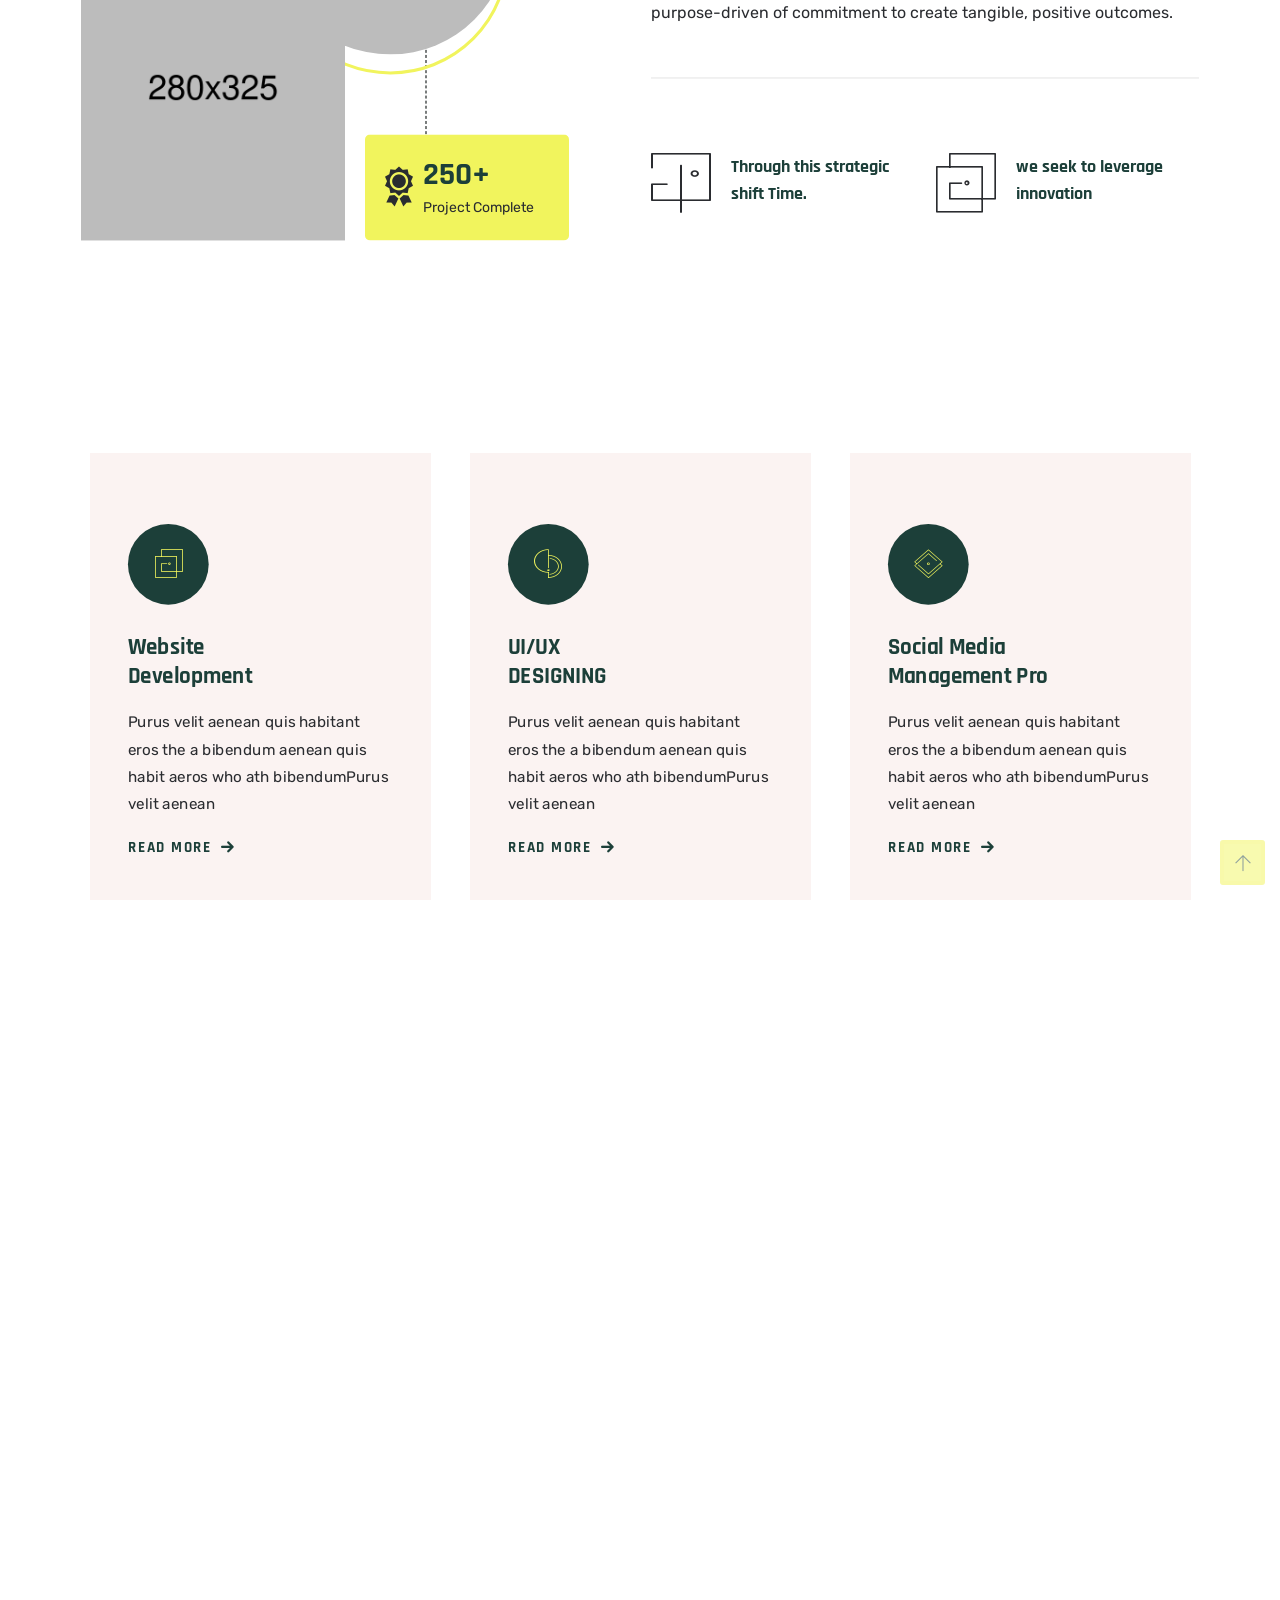
<file: about.html>
<!DOCTYPE html>
<html lang="en">

<head>
    <meta charset="utf-8">
    <meta http-equiv="X-UA-Compatible" content="IE=edge">
    <meta name="viewport" content="width=device-width, initial-scale=1">
    <meta name="author" content="DesignCurved">
    <link rel="shortcut icon" type="image/png" href="assets/images/favicon.png">
    <title> ZeroOne Labs - Building the Future of Technology</title>
    <!--**************** Icon Css ****************-->
    <link href="assets/css/themify-icons.css" rel="stylesheet">
    <link href="assets/css/icomoon.css" rel="stylesheet">
    <!--**************** bootstrap Css ****************-->
    <link href="assets/css/bootstrap.min.css" rel="stylesheet">
    <!--**************** animate Css ****************-->
    <link href="assets/css/animate.css" rel="stylesheet">
    <!--**************** All Slider Css ****************-->
    <link href="assets/css/owl.carousel.css" rel="stylesheet">
    <link href="assets/css/owl.theme.css" rel="stylesheet">
    <link href="assets/css/slick.css" rel="stylesheet">
    <link href="assets/css/slick-theme.css" rel="stylesheet">
    <link href="assets/css/swiper.min.css" rel="stylesheet">
    <!--**************** Others Plugin Css ****************-->
    <link href="assets/css/meanmenu.css" rel="stylesheet">
    <link href="assets/css/nice-select.css" rel="stylesheet">
    <link href="assets/css/owl.transitions.css" rel="stylesheet">
    <link href="assets/css/magnific-popup.css" rel="stylesheet">
    <link href="assets/css/jquery.fancybox.css" rel="stylesheet">
    <link href="assets/css/odometer-theme-default.css" rel="stylesheet">
    <link href="assets/sass/style.css" rel="stylesheet">
</head>

<body>

    <!-- start page-wrap -->
    <div class="page-wrap">
        <!-- start preloader -->
        <div class="preloader">
            <div class="loader">
                <span></span>
                <span></span>
                <span></span>
                <span></span>
            </div>
        </div>
        <!-- end preloader -->
        <div class="smooth-scrool-animate" id="smooth-animate"></div>
        <div id="smooth-page-wrapper">
            <div id="smooth-page-content">
                <header class="cp-header-area cp-header-style-2">
                    <div id="cp-header-sticky" class="menu-area">
                        <div class="container">
                            <div class="second-menu">
                                <div class="row align-items-center">
                                    <div class="col-xl-2 col-lg-2 col-md-5 col-5">
                                        <div class="logo">
                                            <a href="index.html"><img src="assets/images/logo.png" alt="logo"></a>
                                        </div>
                                    </div>
                                    <div class="col-xl-7 col-lg-7 col-md-1 col-1 text-right text-xl-right">
                                        <div class="main-menu">
                                            <nav id="mobile-menu">
                                                <ul class="nav">
                                                    <li class="has-submenu">
                                                        <a href="index.html">Home</a>
                                                        <ul class="sub-menu">
                                                            <li><a href="index.html">Home Page S1</a></li>
                                                            <li><a href="index-2.html">Home Page S2</a></li>
                                                            <li><a href="index-3.html">Home Page S3</a></li>
                                                            <li><a href="index-4.html">Home Page S4</a></li>
                                                            <li><a href="index-5.html">Home Page S5</a></li>
                                                        </ul>
                                                    </li>
                                                    <li><a href="about.html">About Us</a></li>
                                                    <li class="has-submenu"><a href="service.html">Services</a>
                                                        <ul class="sub-menu">
                                                            <li><a href="service.html">Services</a></li>
                                                            <li><a href="service-single.html">Services Single</a></li>
                                                        </ul>
                                                    </li>
                                                    <li class="has-submenu"><a href="portfolio.html">Portfolio</a>
                                                        <ul class="sub-menu">
                                                            <li><a href="portfolio.html">Portfolio</a></li>
                                                            <li><a href="portfolio-single.html">Portfolio Single</a></li>
                                                        </ul>
                                                    </li>
                                                    <li class="has-submenu">
                                                        <a href="index.html">Blog</a>
                                                        <ul class="sub-menu">
                                                            <li><a href="blog.html">Blog right sidebar</a>
                                                            </li>
                                                            <li><a href="blog-left-sidebar.html">Blog left sidebar</a>
                                                            </li>
                                                            <li><a href="blog-fullwidth.html">Blog fullwidth</a></li>
                                                            <li><a href="blog-single.html">Blog Single</a></li>
                                                            <li><a href="blog-single-left-sidebar.html">Blog Single Left</a></li>
                                                            <li><a href="blog-single-fullwidth.html">Blog Single fullwidth</a></li>
                                                        </ul>
                                                    </li>
                                                    <li><a href="contact.html">Contact</a></li>
                                                </ul>
                                            </nav>
                                        </div>
                                    </div>
                                    <div class="col-xl-3 col-lg-3 col-md-6 col-6 text-left">
                                        <div class="cp-header-area-right">
                                            <a href="about.html" class="ch-btn-style-2"><span>Read More</span></a>
                                        </div>
                                    </div>
                                    <div class="col-12">
                                        <div class="mobile-menu"></div>
                                    </div>
                                </div>
                            </div>
                        </div>
                    </div>
                </header>
                <!-- end of header -->

                <!-- start page-title -->
                <section class="page-title">
                    <div class="container">
                        <div class="row">
                            <div class="col col-xs-12">
                                <div class="breadcumb-wrap">
                                    <h2>About Us</h2>
                                    <ol>
                                        <li><a href="index.html"><i class="icon-36"></i> Home</a></li>
                                        <li>About Us</li>
                                    </ol>
                                </div>
                            </div>
                        </div>
                    </div>
                </section>
                <!-- end page-title -->

                <div class="about-page">

                    <!-- start of about-area -->
                    <section class="about-area ptb-120">
                        <div class="container">
                            <div class="about-wrap">
                                <div class="row">
                                    <div class="col col-lg-6 col-md-12 col-12">
                                        <div class="about-left-item  wow fadeInLeftSlow" data-wow-duration="1400ms">
                                            <div class="about-left-top">
                                                <div class="left-arrow wow fadeInRightSlow" data-wow-duration="1800ms">
                                                    <img src="assets/images/about/arrow-shape.png" alt="">
                                                </div>
                                                <div class="right-img">
                                                    <img src="assets/images/about/about-1.jpg" alt="">
                                                </div>
                                                <div class="icon">
                                                    <i class="icon-Global-connection---Free-networking-icons-2-1"></i>
                                                </div>
                                            </div>
                                            <div class="about-left-bottom">
                                                <div class="left-img wow fadeInLeftSlow" data-wow-duration="1600ms">
                                                    <img src="assets/images/about/about-2.jpg" alt="">
                                                </div>
                                                <div class="right-text">
                                                    <i class="icon-medal"></i>
                                                    <div class="experience-text-right">
                                                        <h3>250+</h3>
                                                        <span>Project Complete</span>
                                                    </div>
                                                </div>
                                            </div>
                                        </div>
                                    </div>
                                    <div class="col col-lg-6 col-md-12 col-12">
                                        <div class="about-right-item wow fadeInRightSlow" data-wow-duration="1400ms">
                                            <div class="about-right-text">
                                                <span>ABOUT US</span>
                                                <h2 class="site-split-text ch-split-in-right">Elevate your brand with a the
                                                    stunning portfolio</h2>
                                                <p>In embracing frontier science, our objective is to contribute to
                                                    advancements that directly benefit humanity, aligning our talents with a
                                                    purpose-driven of
                                                    commitment to create tangible, positive outcomes.</p>
    
                                                <div class="about-features-wrap">
                                                    <div class="row">
                                                        <div class="col-lg-6 col-sm-6 col-12">
                                                            <div class="about-features-item wow fadeInUp"
                                                                data-wow-duration="1600ms">
                                                                <i class="icon-sicon4"></i>
                                                                <h4>Through this strategic shift Time.</h4>
                                                            </div>
                                                        </div>
                                                        <div class="col-lg-6 col-sm-6 col-12">
                                                            <div class="about-features-item wow fadeInUp"
                                                                data-wow-duration="1800ms">
                                                                <i class="icon-sicon6"></i>
                                                                <h4>we seek to leverage innovation</h4>
                                                            </div>
                                                        </div>
                                                    </div>
                                                </div>
                                            </div>
                                        </div>
                                    </div>
                                </div>
                            </div>
                        </div>
                    </section>
                    <!-- end of about-area  -->
    
                    <!-- start text-moving -->
                    <!-- <div class="text-moving-sec-s2">
                        <div class="text-moving">
                            <div class="marquee">
                                <div class="track">
                                    <div class="content">
                                        <h1>
                                            <span>Web Development Wizardry</span>
                                            <span>UI/UX Design Innovation <i class="icon-sicon5"></i></span>
                                            <span>LOGO AND BRAND IDENTITY</span>
                                            <span>Web Development Wizardry <i class="icon-sicon5"></i></span>
                                            <span>UI/UX Design Innovation</span>
                                            <span>LOGO AND BRAND IDENTITY <i class="icon-sicon5"></i></span>
                                            <span>Web Development Wizardry</span>
                                            <span>UI/UX Design Innovation</span>
                                            <span>LOGO AND BRAND IDENTITY <i class="icon-sicon5"></i></span>
                                        </h1>
                                    </div>
                                </div>
                            </div>
                        </div>
                    </div> -->
                    <!-- end of text-moving -->
    
                    <!-- start of service-area -->
                    <section class="service-area-s2 ptb-120">
                        <div class="container">
                            <div class="service-wrap">
                                <div class="row">
                                    <div class="col col-lg-4 col-md-6 col-12">
                                        <div class="service-item wow fadeInUp" data-wow-duration="1000ms">
                                            <div class="service-text">
                                                <div class="icon">
                                                    <i class="icon-angle"></i>
                                                </div>
                                                <h3><a href="service-single.html">Website <br> Development</a></h3>
                                                <p>Purus velit aenean quis habitant eros the a bibendum aenean quis habit
                                                    aeros
                                                    who ath bibendumPurus velit aenean </p>
                                                <a href="service-single.html" class="read-more">Read More</a>
                                            </div>
                                        </div>
                                    </div>
                                    <div class="col col-lg-4 col-md-6 col-12">
                                        <div class="service-item wow fadeInUp" data-wow-duration="1200ms">
                                            <div class="service-text">
                                                <div class="icon">
                                                    <i class="icon-design"></i>
                                                </div>
                                                <h3><a href="service-single.html">UI/UX <br> DESIGNING</a></h3>
                                                <p>Purus velit aenean quis habitant eros the a bibendum aenean quis habit
                                                    aeros
                                                    who ath bibendumPurus velit aenean </p>
                                                <a href="service-single.html" class="read-more">Read More</a>
                                            </div>
                                        </div>
                                    </div>
                                    <div class="col col-lg-4 col-md-6 col-12">
                                        <div class="service-item wow fadeInUp" data-wow-duration="1400ms">
                                            <div class="service-text">
                                                <div class="icon">
                                                    <i class="icon-angle2"></i>
                                                </div>
                                                <h3><a href="service-single.html">Social Media Management Pro</a></h3>
                                                <p>Purus velit aenean quis habitant eros the a bibendum aenean quis habit
                                                    aeros
                                                    who ath bibendumPurus velit aenean </p>
                                                <a href="service-single.html" class="read-more">Read More</a>
                                            </div>
                                        </div>
                                    </div>
                                </div>
                            </div>
                        </div>
                    </section>
                    <!-- end of service-area  -->
    
                    <!-- start of video-area  -->
                    <div class="video-area">
                        <div class="container">
                            <div class="video-img">
                                <img class="imageParallax" src="assets/images/vedio-bg.jpg" alt="">
                                <div class="video-btn">
                                    <a href="https://www.youtube.com/embed/czFWondx3j4" class="video-btn"
                                        data-type="iframe"></a>
                                </div>
                            </div>
                        </div>
                    </div>
                    <!-- end of video-area  -->
    
                    <!--Start testimonial-section-->
                    <section class="testimonial-section ptb-120">
                        <div class="container">
                            <div class="row align-items-center">
                                <div class="col-lg-6 col-md-12">
                                    <div class="testimonial-left">
                                        <div class="ch-top-title-s3">
                                            <span>CLIENTS REVIEWS</span>
                                            <h2 class="site-split-text ch-split-in-right">your talent with our Latest
                                                portfolio</h2>
                                        </div>
                                    </div>
                                </div>
                                <div class="col-lg-6">
                                    <div class="testimonial-items testimonial-active owl-carousel">
                                        <div class="testimonial-item">
                                            <div class="testimonial-text">
                                                <div class="testimonial-info">
                                                    <div class="testimonial-avatar">
                                                        <img src="assets/images/testimonial/img-1.jpg" alt="">
                                                    </div>
                                                    <div class="testimonial-text-btm">
                                                        <h3>Darlene Robertson</h3>
                                                        <span>Software Engineer</span>
                                                    </div>
                                                </div>
                                                <p>Over the course of several years, I've been involved in recruiting
                                                    individuals within this field, and I must say, the degree of
                                                    professionalism exhibited by this team is unparalleled. Collaborating
                                                    with them truly instills confidence in their ability to successfully.
                                                </p>
                                            </div>
                                        </div>
                                        <div class="testimonial-item">
                                            <div class="testimonial-text">
                                                <div class="testimonial-info">
                                                    <div class="testimonial-avatar">
                                                        <img src="assets/images/testimonial/img-1.jpg" alt="">
                                                    </div>
                                                    <div class="testimonial-text-btm">
                                                        <h3>Darlene Robertson</h3>
                                                        <span>Software Engineer</span>
                                                    </div>
                                                </div>
                                                <p>Over the course of several years, I've been involved in recruiting
                                                    individuals within this field, and I must say, the degree of
                                                    professionalism exhibited by this team is unparalleled. Collaborating
                                                    with them truly instills confidence in their ability to successfully.
                                                </p>
                                            </div>
                                        </div>
                                        <div class="testimonial-item">
                                            <div class="testimonial-text">
                                                <div class="testimonial-info">
                                                    <div class="testimonial-avatar">
                                                        <img src="assets/images/testimonial/img-1.jpg" alt="">
                                                    </div>
                                                    <div class="testimonial-text-btm">
                                                        <h3>Darlene Robertson</h3>
                                                        <span>Software Engineer</span>
                                                    </div>
                                                </div>
                                                <p>Over the course of several years, I've been involved in recruiting
                                                    individuals within this field, and I must say, the degree of
                                                    professionalism exhibited by this team is unparalleled. Collaborating
                                                    with them truly instills confidence in their ability to successfully.
                                                </p>
                                            </div>
                                        </div>
                                    </div>
                                </div>
                            </div>
                        </div>
                    </section>
                    <!--End testimonial-section-->
    
                    <!-- start of ch-service-area -->
                    <section class="ch-service-area ptb-120">
                        <div class="container">
                            <div class="ch-title-wrap">
                                <div class="row justify-content-center">
                                    <div class="col-xl-5 col-lg-8 col-12">
                                        <div class="ch-top-title">
                                            <span>Latest service</span>
                                            <h2 class="site-split-text ch-split-in-right">Showcasing excellence through
                                                portfolios</h2>
                                        </div>
                                    </div>
                                    <div class="col-xl-7 col-lg-4 col-12">
                                        <div class="ch-top-btn">
                                            <a href="service.html" class="ch-btn-style-1 ch-btn-animated">See More</a>
                                        </div>
                                    </div>
                                </div>
                            </div>
                            <div class="row align-items-center">
                                <div class="col-xl-5 col-lg-5 col-12">
                                    <div class="ch-service-left-wrapper">
                                        <div class="service-image-group">
                                            <div class="service-image active">
                                                <img class="imageParallax" src="assets/images/service/service-1.jpg" alt="">
                                            </div>
                                            <div class="service-image">
                                                <img class="imageParallax" src="assets/images/service/service-2.jpg" alt="">
                                            </div>
                                            <div class="service-image">
                                                <img class="imageParallax" src="assets/images/service/service-3.jpg" alt="">
                                            </div>
                                            <div class="service-image">
                                                <img class="imageParallax" src="assets/images/service/service-4.jpg" alt="">
                                            </div>
                                        </div>
                                    </div>
                                </div>
                                <div class="col-xl-7 col-lg-7 col-12">
                                    <div class="ch-service-right-wrap">
                                        <a href="service-single.html" class="item active">
                                            <div class="item-left">
                                                <span>01</span>
                                                <h2>Creative Design Solutions</h2>
                                            </div>
                                            <i class="icon-arrow"></i>
                                        </a>
                                        <a href="service-single.html" class="item">
                                            <div class="item-left">
                                                <span>02</span>
                                                <h2>Branding and Identity Mastery</h2>
                                            </div>
                                            <i class="icon-arrow"></i>
                                        </a>
                                        <a href="service-single.html" class="item">
                                            <div class="item-left">
                                                <span>03</span>
                                                <h2>Photography and Videography</h2>
                                            </div>
                                            <i class="icon-arrow"></i>
                                        </a>
                                        <a href="service-single.html" class="item">
                                            <div class="item-left">
                                                <span>04</span>
                                                <h2>UI/UX Design Innovation</h2>
                                            </div>
                                            <i class="icon-arrow"></i>
                                        </a>
                                    </div>
                                </div>
                            </div>
                        </div>
                    </section>
                    <!-- end of ch-service-area  -->
    
                    <!-- start of about-area -->
                    <section class="about-area-s2 ptb-120">
                        <div class="container">
                            <div class="about-wrap">
                                <div class="row align-items-center">
                                    <div class="col col-lg-6 col-md-12 col-12 order-lg-1 order-2">
                                        <div class="about-right-item wow fadeInRightSlow" data-wow-duration="1400ms">
                                            <div class="about-right-text">
                                                <span>ABOUT US</span>
                                                <h2 class="site-split-text ch-split-in-right">Elevate your
                                                    <small>brand</small> with a the stunning portfolio</h2>
                                                <p>In embracing frontier science, our objective is to contribute to
                                                    advancements that directly benefit humanity, aligning our talents with a
                                                    purpose-driven of
                                                    commitment to create tangible, positive outcomes.</p>
                                                <a href="about.html" class="ch-btn-style-3 ch-btn-animated">View More</a>
                                            </div>
                                        </div>
                                    </div>
                                    <div class="col col-lg-6 col-md-12 col-12 order-lg-2 order-1">
                                        <div class="about-left-item  wow fadeInLeftSlow" data-wow-duration="1400ms">
                                            <div class="about-left-img">
                                                <img src="assets/images/about/about-3.jpg" alt="">
                                                <div class="left-inner-img">
                                                    <img src="assets/images/about/about-5.jpg" alt="">
                                                    <div class="left-top-right-shape">
                                                        <img src="assets/images/about/shape-2.png" alt="">
                                                    </div>
                                                </div>
                                                <div class="left-top-shape">
                                                    <img src="assets/images/about/shape-1.png" alt="">
                                                </div>
                                                <div class="exprience-wrap wow fadeInUp" data-wow-duration="1600ms">
                                                    <div class="exprience-inner">
                                                        <p>15<span>Years Of experience</span></p>
                                                    </div>
                                                </div>
                                            </div>
                                            <div class="about-right-img">
                                                <div class="left-img wow fadeInRightSlow" data-wow-duration="1800ms">
                                                    <img src="assets/images/about/about-4.jpg" alt="">
                                                </div>
                                            </div>
                                        </div>
                                    </div>
                                </div>
                            </div>
                        </div>
                    </section>
                    <!-- end of about-area  -->
                </div>

                <!-- start of footer-section -->
                <footer class="footer-section style-2">
                    <div class="upper-footer">
                        <div class="container">
                            <div class="row">
                                <div class="col col-lg-3 col-md-6 col-sm-12 col-12">
                                    <div class="widget about-widget">
                                        <div class="logo widget-title">
                                            <img src="assets/images/logo2.png" alt="logo">
                                        </div>
                                        <p>Lorem Ipsum is simply is dumiomy is text Lorem Ipsum is simply</p>
                                        <div class="widget social-widget p-0">
                                            <ul>
                                                <li><a href="#"><i class="ti-facebook"></i></a></li>
                                                <li><a href="#"><i class="ti-instagram"></i></a></li>
                                                <li><a href="#"><i class="ti-twitter-alt"></i></a></li>
                                                <li><a href="#"><i class="ti-pinterest"></i></a></li>
                                            </ul>
                                        </div>
                                    </div>
                                </div>
                                <div class="col col-xl-3 col-lg-2 col-md-6 col-sm-12 col-12">
                                    <div class="widget link-widget">
                                        <div class="widget-title">
                                            <h3>Our Services</h3>
                                        </div>
                                        <ul>
                                            <li><a href="index.html">Home</a></li>
                                            <li><a href="service.html">Services</a></li>
                                            <li><a href="portfolio.html">Portfolio</a></li>
                                            <li><a href="blog.html">Blog</a></li>
                                        </ul>
                                    </div>
                                </div>
                                <div class="col col-lg-3 col-md-6 col-sm-12 col-12">
                                    <div class="widget contact-widget">
                                        <div class="widget-title">
                                            <h3>Address</h3>
                                        </div>
                                        <div class="contact-ft">
                                            <ul>
                                                <li><i class="icon-Group-7042"></i>(629) 555-0129</li>
                                                <li><i class="icon-Group-7043"></i>info@example.com</li>
                                                <li><i class="icon-Group-7044"></i>6391 Elgin St. Celina, 10299</li>
                                            </ul>
                                        </div>
                                    </div>
                                </div>
                                <div class="col col-xl-3 col-lg-3 col-md-6 col-sm-12 col-12">
                                    <div class="widget subscribe">
                                        <div class="widget-title">
                                            <h3>Get Free Estimate</h3>
                                        </div>
                                        <form action="#">
                                            <div class="form-field">
                                                <input type="email" placeholder="Your e-mail address" id="email"
                                                    required>
                                                <button type="submit"><i class="icon-flyer"></i></button>
                                            </div>
                                        </form>
                                    </div>
                                </div>
                            </div>
                        </div> <!-- end container -->
                    </div>
                    <div class="lower-footer">
                        <div class="container">
                            <div class="row align-items-center">
                                <div class="col col-lg-6 col-12">
                                    <div class="copy-right">
                                        <p class="copyright"> &copy; 2024 <a href="index.html">DesignCurved</a>, All
                                            Rights
                                            Reserved.</p>
                                    </div>
                                </div>
                                <div class="col col-lg-6 col-12">
                                    <ul class="lower-footer-link">
                                        <li><a href="contact.html">Trams & Condition</a></li>
                                        <li><a href="contact.html">Privacy Policy</a></li>
                                        <li><a href="contact.html">Contact Us</a></li>
                                    </ul>
                                </div>
                            </div>
                        </div>
                    </div>
                </footer>
                <!-- end of site-footer-section -->
            </div>
        </div>

        <!-- mouse-mover -->
        <!-- <div class="mouse-circle-mover"></div>
        <div class="mouse-circle-mover-follow"></div> -->

    </div>
    <!-- end of page-wrap -->

    <!-- All JavaScript files Here
    ********************************************* -->
    <!-- jquery Plugins -->
    <script src="assets/js/jquery.min.js"></script>
    <!--**************** Bootstrap Plugins ****************-->
    <script src="assets/js/bootstrap.bundle.min.js"></script>
    <!--**************** modernizr Plugins ****************-->
    <script src="assets/js/modernizr.custom.js"></script>
    <!--**************** our-plugin-bundle ****************-->
    <script src="assets/js/our-plugin-bundle.js"></script>
    <!--**************** mobail meanmenu ****************-->
    <script src="assets/js/jquery.meanmenu.min.js"></script>
    <!--**************** all script file this template ****************-->
    <script src="assets/js/all-gsap-activation.js"></script>
    <script src="assets/js/script.js"></script>
</body>

</html>
</file>
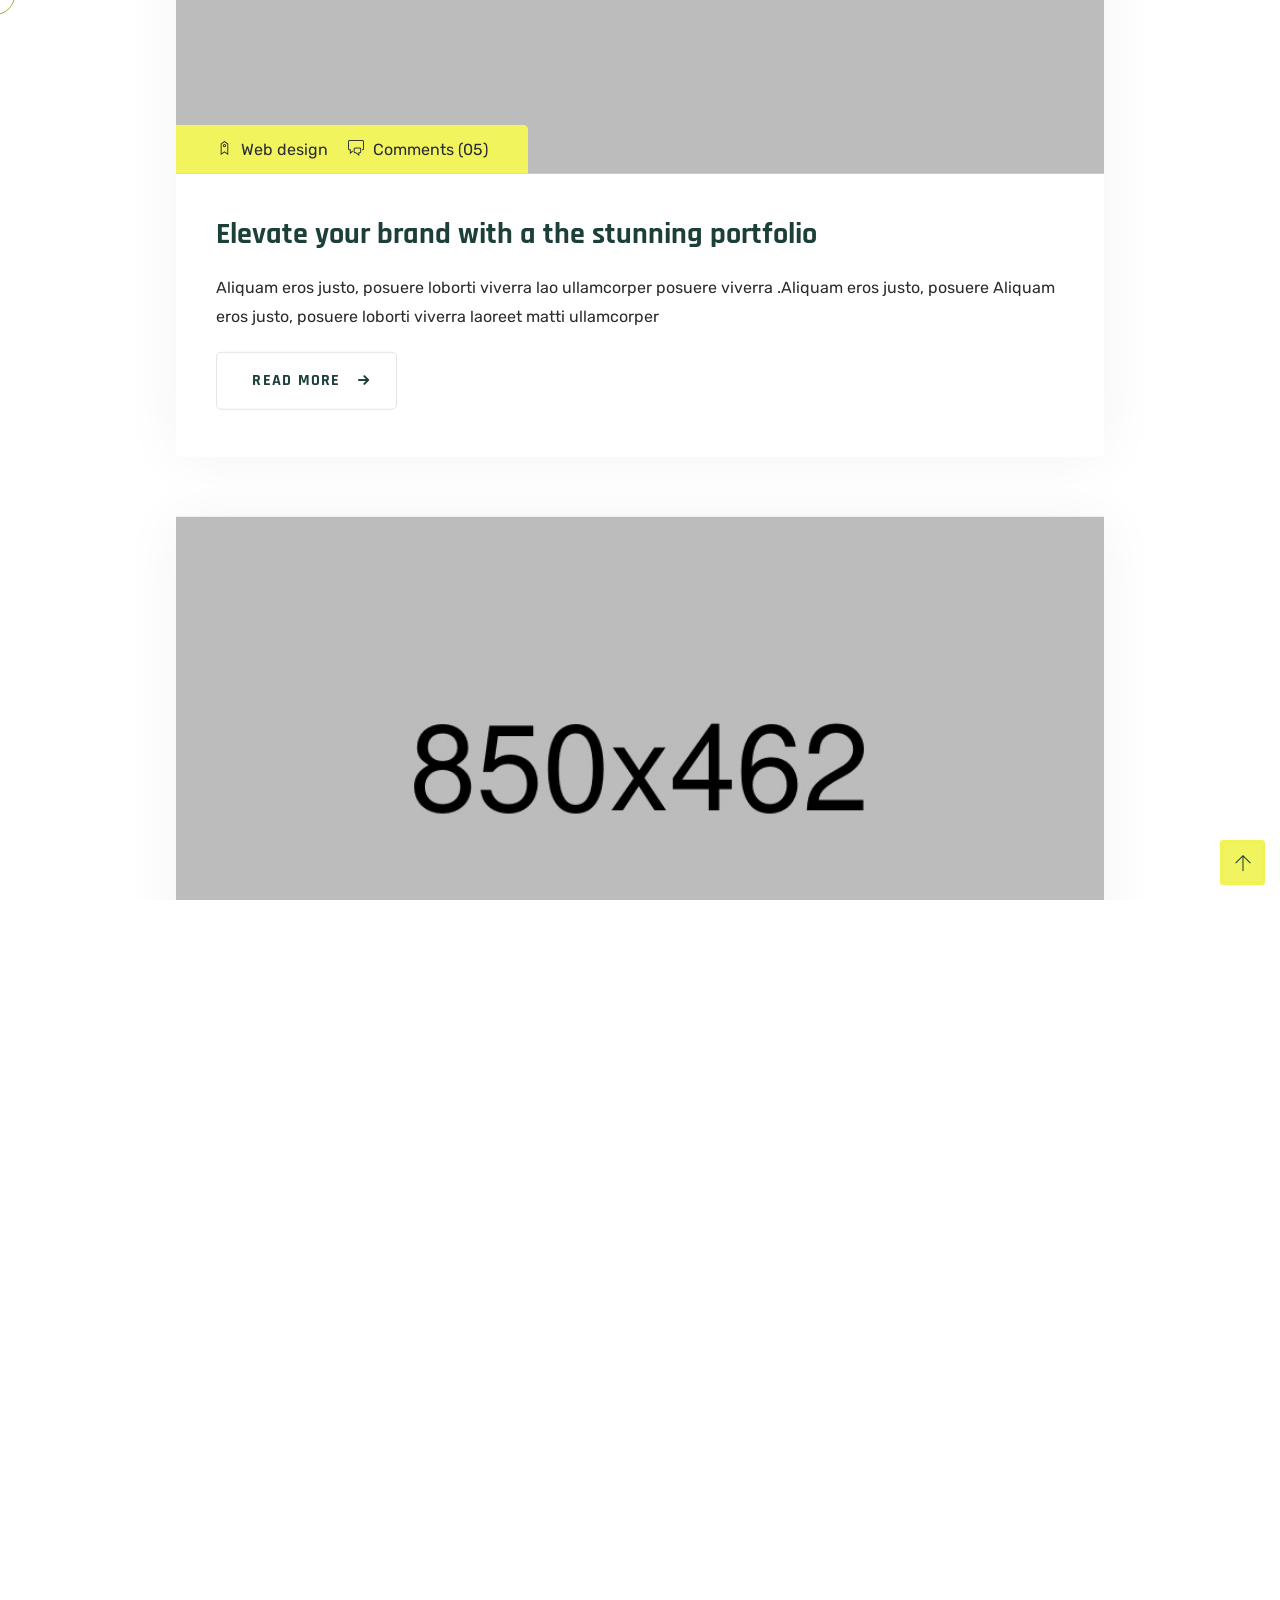
<file: blog-fullwidth.html>
<!DOCTYPE html>
<html lang="en">

<head>
    <meta charset="utf-8">
    <meta http-equiv="X-UA-Compatible" content="IE=edge">
    <meta name="viewport" content="width=device-width, initial-scale=1">
    <meta name="author" content="DesignCurved">
    <link rel="shortcut icon" type="image/png" href="assets/images/favicon.png">
    <title> ZeroOne Labs - Building the Future of Technology</title>
    <!--**************** Icon Css ****************-->
    <link href="assets/css/themify-icons.css" rel="stylesheet">
    <link href="assets/css/icomoon.css" rel="stylesheet">
    <!--**************** bootstrap Css ****************-->
    <link href="assets/css/bootstrap.min.css" rel="stylesheet">
    <!--**************** animate Css ****************-->
    <link href="assets/css/animate.css" rel="stylesheet">
    <!--**************** All Slider Css ****************-->
    <link href="assets/css/owl.carousel.css" rel="stylesheet">
    <link href="assets/css/owl.theme.css" rel="stylesheet">
    <link href="assets/css/slick.css" rel="stylesheet">
    <link href="assets/css/slick-theme.css" rel="stylesheet">
    <link href="assets/css/swiper.min.css" rel="stylesheet">
    <!--**************** Others Plugin Css ****************-->
    <link href="assets/css/meanmenu.css" rel="stylesheet">
    <link href="assets/css/nice-select.css" rel="stylesheet">
    <link href="assets/css/owl.transitions.css" rel="stylesheet">
    <link href="assets/css/magnific-popup.css" rel="stylesheet">
    <link href="assets/css/jquery.fancybox.css" rel="stylesheet">
    <link href="assets/css/odometer-theme-default.css" rel="stylesheet">
    <link href="assets/sass/style.css" rel="stylesheet">
</head>

<body>

    <!-- start page-wrap -->
    <div class="page-wrap">
        <!-- start preloader -->
        <div class="preloader">
            <div class="loader">
                <span></span>
                <span></span>
                <span></span>
                <span></span>
            </div>
        </div>
        <!-- end preloader -->
        <div class="smooth-scrool-animate" id="smooth-animate"></div>
        <div id="smooth-page-wrapper">
            <div id="smooth-page-content">
                <header class="cp-header-area cp-header-style-2">
                    <div id="cp-header-sticky" class="menu-area">
                        <div class="container">
                            <div class="second-menu">
                                <div class="row align-items-center">
                                    <div class="col-xl-2 col-lg-2 col-md-5 col-5">
                                        <div class="logo">
                                            <a href="index.html"><img src="assets/images/logo.png" alt="logo"></a>
                                        </div>
                                    </div>
                                    <div class="col-xl-7 col-lg-7 col-md-1 col-1 text-right text-xl-right">
                                        <div class="main-menu">
                                            <nav id="mobile-menu">
                                                <ul class="nav">
                                                    <li class="has-submenu">
                                                        <a href="index.html">Home</a>
                                                        <ul class="sub-menu">
                                                            <li><a href="index.html">Home Page S1</a></li>
                                                            <li><a href="index-2.html">Home Page S2</a></li>
                                                            <li><a href="index-3.html">Home Page S3</a></li>
                                                            <li><a href="index-4.html">Home Page S4</a></li>
                                                            <li><a href="index-5.html">Home Page S5</a></li>
                                                        </ul>
                                                    </li>
                                                    <li><a href="about.html">About Us</a></li>
                                                    <li class="has-submenu"><a href="service.html">Services</a>
                                                        <ul class="sub-menu">
                                                            <li><a href="service.html">Services</a></li>
                                                            <li><a href="service-single.html">Services Single</a></li>
                                                        </ul>
                                                    </li>
                                                    <li class="has-submenu"><a href="portfolio.html">Portfolio</a>
                                                        <ul class="sub-menu">
                                                            <li><a href="portfolio.html">Portfolio</a></li>
                                                            <li><a href="portfolio-single.html">Portfolio Single</a></li>
                                                        </ul>
                                                    </li>
                                                    <li class="has-submenu">
                                                        <a href="index.html">Blog</a>
                                                        <ul class="sub-menu">
                                                            <li><a href="blog.html">Blog right sidebar</a>
                                                            </li>
                                                            <li><a href="blog-left-sidebar.html">Blog left sidebar</a>
                                                            </li>
                                                            <li><a href="blog-fullwidth.html">Blog fullwidth</a></li>
                                                            <li><a href="blog-single.html">Blog Single</a></li>
                                                            <li><a href="blog-single-left-sidebar.html">Blog Single Left</a></li>
                                                            <li><a href="blog-single-fullwidth.html">Blog Single fullwidth</a></li>
                                                        </ul>
                                                    </li>
                                                    <li><a href="contact.html">Contact</a></li>
                                                </ul>
                                            </nav>
                                        </div>
                                    </div>
                                    <div class="col-xl-3 col-lg-3 col-md-6 col-6 text-left">
                                        <div class="cp-header-area-right">
                                            <a href="about.html" class="ch-btn-style-2"><span>Read More</span></a>
                                        </div>
                                    </div>
                                    <div class="col-12">
                                        <div class="mobile-menu"></div>
                                    </div>
                                </div>
                            </div>
                        </div>
                    </div>
                </header>
                <!-- end of header -->

                <!-- start page-title -->
                <section class="page-title">
                    <div class="container">
                        <div class="row">
                            <div class="col col-xs-12">
                                <div class="breadcumb-wrap">
                                    <h2>Blog Classic</h2>
                                    <ol>
                                        <li><a href="index.html"><i class="icon-36"></i> Home</a></li>
                                        <li>Blog Classic</li>
                                    </ol>
                                </div>
                            </div>
                        </div>
                    </div>
                </section>
                <!-- end page-title -->

                <!-- start blog-page-area -->
                <section class="blog-page-area blog-page-full ptb-120">
                    <div class="container">
                        <div class="row justify-content-center">
                            <div class="col col-lg-10 col-md-12 col-12">
                                <div class="blog-page-left">
                                    <div class="blog-item">
                                        <div class="blog-img">
                                            <img src="assets/images/blog/blog-11.jpg" alt="">
                                            <ul>
                                                <li><i class="ti-tag"></i> Web design</li>
                                                <li><i class="ti-comments"></i> Comments (05)</li>
                                            </ul>
                                        </div>
                                        <div class="blog-content">
                                            <h2><a href="blog-single.html">Elevate your brand with a the stunning portfolio</a></h2>
                                            <p>Aliquam eros justo, posuere loborti viverra lao ullamcorper posuere viverra .Aliquam eros justo, posuere Aliquam eros justo, posuere loborti viverra laoreet matti ullamcorper</p>
                                            <a class="ch-btn-style-3 ch-btn-animated" href="blog-single.html">Read More</a>
                                        </div>
                                    </div>
                                    <div class="blog-item">
                                        <div class="blog-img">
                                            <img src="assets/images/blog/blog-12.jpg" alt="">
                                            <ul>
                                                <li><i class="ti-tag"></i> Web design</li>
                                                <li><i class="ti-comments"></i> Comments (05)</li>
                                            </ul>
                                        </div>
                                        <div class="blog-content">
                                            <h2><a href="blog-single.html">Crafting portfolios that inspire success</a></h2>
                                            <p>Aliquam eros justo, posuere loborti viverra lao ullamcorper posuere viverra .Aliquam eros justo, posuere Aliquam eros justo, posuere loborti viverra laoreet matti ullamcorper</p>
                                            <a class="ch-btn-style-3 ch-btn-animated" href="blog-single.html">Read More</a>
                                        </div>
                                    </div>
                                    <div class="blog-item">
                                        <div class="blog-img">
                                            <img src="assets/images/blog/blog-13.jpg" alt="">
                                            <ul>
                                                <li><i class="ti-tag"></i> Web design</li>
                                                <li><i class="ti-comments"></i> Comments (05)</li>
                                            </ul>
                                        </div>
                                        <div class="blog-content">
                                            <h2><a href="blog-single.html">Stand out from the crowd with a professional portfolio</a></h2>
                                            <p>Aliquam eros justo, posuere loborti viverra lao ullamcorper posuere viverra .Aliquam eros justo, posuere Aliquam eros justo, posuere loborti viverra laoreet matti ullamcorper</p>
                                            <a class="ch-btn-style-3 ch-btn-animated" href="blog-single.html">Read More</a>
                                        </div>
                                    </div>
                                    <div class="pagination-wrapper pagination-wrapper-center">
                                        <ul class="pg-pagination">
                                            <li>
                                                <a href="#" aria-label="Previous">
                                                    <i class="ti-arrow-left"></i>
                                                </a>
                                            </li>
                                            <li class="active"><a href="#">1</a></li>
                                            <li><a href="#">2</a></li>
                                            <li><a href="#">3</a></li>
                                            <li>
                                                <a href="#" aria-label="Next">
                                                    <i class="ti-arrow-right"></i>
                                                </a>
                                            </li>
                                        </ul>
                                    </div>
                                </div>
                            </div>
                        </div>
                    </div>
                </section>
                <!-- end blog-section -->

                <!-- start of footer-section -->
                <footer class="footer-section style-2">
                    <div class="upper-footer">
                        <div class="container">
                            <div class="row">
                                <div class="col col-lg-3 col-md-6 col-sm-12 col-12">
                                    <div class="widget about-widget">
                                        <div class="logo widget-title">
                                            <img src="assets/images/logo2.png" alt="logo">
                                        </div>
                                        <p>Lorem Ipsum is simply is dumiomy is text Lorem Ipsum is simply</p>
                                        <div class="widget social-widget p-0">
                                            <ul>
                                                <li><a href="#"><i class="ti-facebook"></i></a></li>
                                                <li><a href="#"><i class="ti-instagram"></i></a></li>
                                                <li><a href="#"><i class="ti-twitter-alt"></i></a></li>
                                                <li><a href="#"><i class="ti-pinterest"></i></a></li>
                                            </ul>
                                        </div>
                                    </div>
                                </div>
                                <div class="col col-xl-3 col-lg-2 col-md-6 col-sm-12 col-12">
                                    <div class="widget link-widget">
                                        <div class="widget-title">
                                            <h3>Our Services</h3>
                                        </div>
                                        <ul>
                                            <li><a href="index.html">Home</a></li>
                                            <li><a href="service.html">Services</a></li>
                                            <li><a href="portfolio.html">Portfolio</a></li>
                                            <li><a href="blog.html">Blog</a></li>
                                        </ul>
                                    </div>
                                </div>
                                <div class="col col-lg-3 col-md-6 col-sm-12 col-12">
                                    <div class="widget contact-widget">
                                        <div class="widget-title">
                                            <h3>Address</h3>
                                        </div>
                                        <div class="contact-ft">
                                            <ul>
                                                <li><i class="icon-Group-7042"></i>(629) 555-0129</li>
                                                <li><i class="icon-Group-7043"></i>info@example.com</li>
                                                <li><i class="icon-Group-7044"></i>6391 Elgin St. Celina, 10299</li>
                                            </ul>
                                        </div>
                                    </div>
                                </div>
                                <div class="col col-xl-3 col-lg-3 col-md-6 col-sm-12 col-12">
                                    <div class="widget subscribe">
                                        <div class="widget-title">
                                            <h3>Get Free Estimate</h3>
                                        </div>
                                        <form action="#">
                                            <div class="form-field">
                                                <input type="email" placeholder="Your e-mail address" id="email"
                                                    required>
                                                <button type="submit"><i class="icon-flyer"></i></button>
                                            </div>
                                        </form>
                                    </div>
                                </div>
                            </div>
                        </div> <!-- end container -->
                    </div>
                    <div class="lower-footer">
                        <div class="container">
                            <div class="row align-items-center">
                                <div class="col col-lg-6 col-12">
                                    <div class="copy-right">
                                        <p class="copyright"> &copy; 2024 <a href="index.html">DesignCurved</a>, All
                                            Rights
                                            Reserved.</p>
                                    </div>
                                </div>
                                <div class="col col-lg-6 col-12">
                                    <ul class="lower-footer-link">
                                        <li><a href="contact.html">Trams & Condition</a></li>
                                        <li><a href="contact.html">Privacy Policy</a></li>
                                        <li><a href="contact.html">Contact Us</a></li>
                                    </ul>
                                </div>
                            </div>
                        </div>
                    </div>
                </footer>
                <!-- end of site-footer-section -->
            </div>
        </div>

        <!-- mouse-mover -->
        <div class="mouse-circle-mover"></div>
        <div class="mouse-circle-mover-follow"></div>

    </div>
    <!-- end of page-wrap -->

    <!-- All JavaScript files Here
    ********************************************* -->
    <!-- jquery Plugins -->
    <script src="assets/js/jquery.min.js"></script>
    <!--**************** Bootstrap Plugins ****************-->
    <script src="assets/js/bootstrap.bundle.min.js"></script>
    <!--**************** modernizr Plugins ****************-->
    <script src="assets/js/modernizr.custom.js"></script>
    <!--**************** our-plugin-bundle ****************-->
    <script src="assets/js/our-plugin-bundle.js"></script>
    <!--**************** mobail meanmenu ****************-->
    <script src="assets/js/jquery.meanmenu.min.js"></script>
    <!--**************** all script file this template ****************-->
    <script src="assets/js/all-gsap-activation.js"></script>
    <script src="assets/js/script.js"></script>
</body>

</html>
</file>
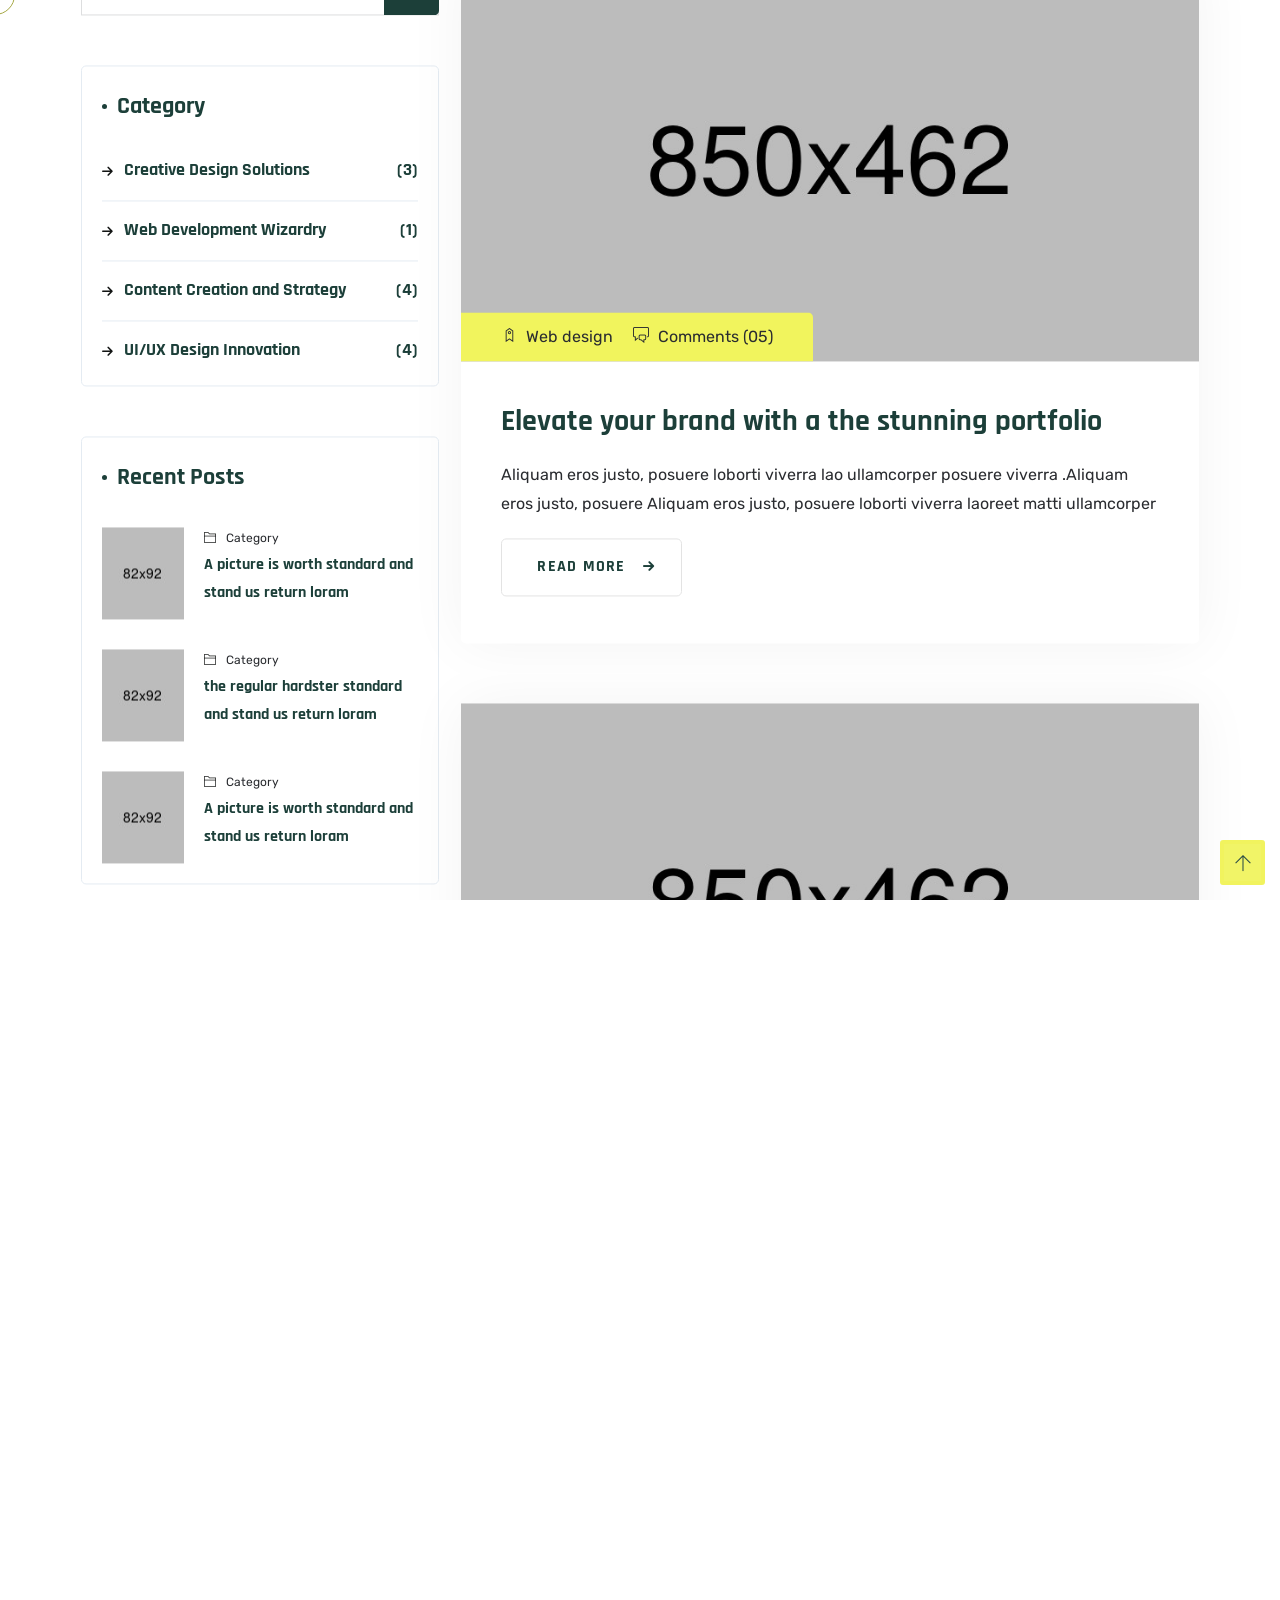
<file: blog-left-sidebar.html>
<!DOCTYPE html>
<html lang="en">

<head>
    <meta charset="utf-8">
    <meta http-equiv="X-UA-Compatible" content="IE=edge">
    <meta name="viewport" content="width=device-width, initial-scale=1">
    <meta name="author" content="DesignCurved">
    <link rel="shortcut icon" type="image/png" href="assets/images/favicon.png">
    <title> ZeroOne Labs - Building the Future of Technology</title>
    <!--**************** Icon Css ****************-->
    <link href="assets/css/themify-icons.css" rel="stylesheet">
    <link href="assets/css/icomoon.css" rel="stylesheet">
    <!--**************** bootstrap Css ****************-->
    <link href="assets/css/bootstrap.min.css" rel="stylesheet">
    <!--**************** animate Css ****************-->
    <link href="assets/css/animate.css" rel="stylesheet">
    <!--**************** All Slider Css ****************-->
    <link href="assets/css/owl.carousel.css" rel="stylesheet">
    <link href="assets/css/owl.theme.css" rel="stylesheet">
    <link href="assets/css/slick.css" rel="stylesheet">
    <link href="assets/css/slick-theme.css" rel="stylesheet">
    <link href="assets/css/swiper.min.css" rel="stylesheet">
    <!--**************** Others Plugin Css ****************-->
    <link href="assets/css/meanmenu.css" rel="stylesheet">
    <link href="assets/css/nice-select.css" rel="stylesheet">
    <link href="assets/css/owl.transitions.css" rel="stylesheet">
    <link href="assets/css/magnific-popup.css" rel="stylesheet">
    <link href="assets/css/jquery.fancybox.css" rel="stylesheet">
    <link href="assets/css/odometer-theme-default.css" rel="stylesheet">
    <link href="assets/sass/style.css" rel="stylesheet">
</head>

<body>

    <!-- start page-wrap -->
    <div class="page-wrap">
        <!-- start preloader -->
        <div class="preloader">
            <div class="loader">
                <span></span>
                <span></span>
                <span></span>
                <span></span>
            </div>
        </div>
        <!-- end preloader -->
        <div class="smooth-scrool-animate" id="smooth-animate"></div>
        <div id="smooth-page-wrapper">
            <div id="smooth-page-content">
                <header class="cp-header-area cp-header-style-2">
                    <div id="cp-header-sticky" class="menu-area">
                        <div class="container">
                            <div class="second-menu">
                                <div class="row align-items-center">
                                    <div class="col-xl-2 col-lg-2 col-md-5 col-5">
                                        <div class="logo">
                                            <a href="index.html"><img src="assets/images/logo.png" alt="logo"></a>
                                        </div>
                                    </div>
                                    <div class="col-xl-7 col-lg-7 col-md-1 col-1 text-right text-xl-right">
                                        <div class="main-menu">
                                            <nav id="mobile-menu">
                                                <ul class="nav">
                                                    <li class="has-submenu">
                                                        <a href="index.html">Home</a>
                                                        <ul class="sub-menu">
                                                            <li><a href="index.html">Home Page S1</a></li>
                                                            <li><a href="index-2.html">Home Page S2</a></li>
                                                            <li><a href="index-3.html">Home Page S3</a></li>
                                                            <li><a href="index-4.html">Home Page S4</a></li>
                                                            <li><a href="index-5.html">Home Page S5</a></li>
                                                        </ul>
                                                    </li>
                                                    <li><a href="about.html">About Us</a></li>
                                                    <li class="has-submenu"><a href="service.html">Services</a>
                                                        <ul class="sub-menu">
                                                            <li><a href="service.html">Services</a></li>
                                                            <li><a href="service-single.html">Services Single</a></li>
                                                        </ul>
                                                    </li>
                                                    <li class="has-submenu"><a href="portfolio.html">Portfolio</a>
                                                        <ul class="sub-menu">
                                                            <li><a href="portfolio.html">Portfolio</a></li>
                                                            <li><a href="portfolio-single.html">Portfolio Single</a>
                                                            </li>
                                                        </ul>
                                                    </li>
                                                    <li class="has-submenu">
                                                        <a href="index.html">Blog</a>
                                                        <ul class="sub-menu">
                                                            <li><a href="blog.html">Blog right sidebar</a>
                                                            </li>
                                                            <li><a href="blog-left-sidebar.html">Blog left sidebar</a>
                                                            </li>
                                                            <li><a href="blog-fullwidth.html">Blog fullwidth</a></li>
                                                            <li><a href="blog-single.html">Blog Single</a></li>
                                                            <li><a href="blog-single-left-sidebar.html">Blog Single Left</a></li>
                                                            <li><a href="blog-single-sidebar.html">Blog Single
                                                                    fullwidth</a></li>
                                                        </ul>
                                                    </li>
                                                    <li><a href="contact.html">Contact</a></li>
                                                </ul>
                                            </nav>
                                        </div>
                                    </div>
                                    <div class="col-xl-3 col-lg-3 col-md-6 col-6 text-left">
                                        <div class="cp-header-area-right">
                                            <a href="about.html" class="ch-btn-style-2"><span>Read More</span></a>
                                        </div>
                                    </div>
                                    <div class="col-12">
                                        <div class="mobile-menu"></div>
                                    </div>
                                </div>
                            </div>
                        </div>
                    </div>
                </header>
                <!-- end of header -->

                <!-- start page-title -->
                <section class="page-title">
                    <div class="container">
                        <div class="row">
                            <div class="col col-xs-12">
                                <div class="breadcumb-wrap">
                                    <h2>Blog Classic</h2>
                                    <ol>
                                        <li><a href="index.html"><i class="icon-36"></i> Home</a></li>
                                        <li>Blog Classic</li>
                                    </ol>
                                </div>
                            </div>
                        </div>
                    </div>
                </section>
                <!-- end page-title -->

                <!-- start blog-page-area -->
                <section class="blog-page-area ptb-120">
                    <div class="container">
                        <div class="row">
                            <div class="col col-lg-8 col-md-12 col-12 order-lg-2 order-1">
                                <div class="blog-page-left">
                                    <div class="blog-item">
                                        <div class="blog-img">
                                            <img src="assets/images/blog/blog-11.jpg" alt="">
                                            <ul>
                                                <li><i class="ti-tag"></i> Web design</li>
                                                <li><i class="ti-comments"></i> Comments (05)</li>
                                            </ul>
                                        </div>
                                        <div class="blog-content">
                                            <h2><a href="blog-single.html">Elevate your brand with a the stunning
                                                    portfolio</a></h2>
                                            <p>Aliquam eros justo, posuere loborti viverra lao ullamcorper posuere
                                                viverra .Aliquam eros justo, posuere Aliquam eros justo, posuere loborti
                                                viverra laoreet matti ullamcorper</p>
                                            <a class="ch-btn-style-3 ch-btn-animated" href="blog-single.html">Read
                                                More</a>
                                        </div>
                                    </div>
                                    <div class="blog-item">
                                        <div class="blog-img">
                                            <img src="assets/images/blog/blog-12.jpg" alt="">
                                            <ul>
                                                <li><i class="ti-tag"></i> Web design</li>
                                                <li><i class="ti-comments"></i> Comments (05)</li>
                                            </ul>
                                        </div>
                                        <div class="blog-content">
                                            <h2><a href="blog-single.html">Crafting portfolios that inspire success</a>
                                            </h2>
                                            <p>Aliquam eros justo, posuere loborti viverra lao ullamcorper posuere
                                                viverra .Aliquam eros justo, posuere Aliquam eros justo, posuere loborti
                                                viverra laoreet matti ullamcorper</p>
                                            <a class="ch-btn-style-3 ch-btn-animated" href="blog-single.html">Read
                                                More</a>
                                        </div>
                                    </div>
                                    <div class="blog-item">
                                        <div class="blog-img">
                                            <img src="assets/images/blog/blog-13.jpg" alt="">
                                            <ul>
                                                <li><i class="ti-tag"></i> Web design</li>
                                                <li><i class="ti-comments"></i> Comments (05)</li>
                                            </ul>
                                        </div>
                                        <div class="blog-content">
                                            <h2><a href="blog-single.html">Stand out from the crowd with a professional
                                                    portfolio</a></h2>
                                            <p>Aliquam eros justo, posuere loborti viverra lao ullamcorper posuere
                                                viverra .Aliquam eros justo, posuere Aliquam eros justo, posuere loborti
                                                viverra laoreet matti ullamcorper</p>
                                            <a class="ch-btn-style-3 ch-btn-animated" href="blog-single.html">Read
                                                More</a>
                                        </div>
                                    </div>
                                    <div class="pagination-wrapper pagination-wrapper-center">
                                        <ul class="pg-pagination">
                                            <li>
                                                <a href="#" aria-label="Previous">
                                                    <i class="ti-arrow-left"></i>
                                                </a>
                                            </li>
                                            <li class="active"><a href="#">1</a></li>
                                            <li><a href="#">2</a></li>
                                            <li><a href="#">3</a></li>
                                            <li>
                                                <a href="#" aria-label="Next">
                                                    <i class="ti-arrow-right"></i>
                                                </a>
                                            </li>
                                        </ul>
                                    </div>
                                </div>
                            </div>
                            <div class="col-lg-4 col-md-8 col-12 order-lg-1 order-2">
                                <div class="blog-sidebar">
                                    <div class="search-widget">
                                        <form>
                                            <div>
                                                <input type="text" class="form-control" placeholder="Search Here">
                                                <button type="submit"><i class="ti-search"></i></button>
                                            </div>
                                        </form>
                                    </div>
                                    <div class="category-widget widget">
                                        <h3>Category</h3>
                                        <ul>
                                            <li><a href="blog-single.html"><span><i class="icon-arrow"></i>Creative
                                                        Design Solutions</span> (3)</a></li>
                                            <li><a href="blog-single.html"><span><i class="icon-arrow"></i>Web
                                                        Development Wizardry</span> (1)</a></li>
                                            <li><a href="blog-single.html"><span><i class="icon-arrow"></i>Content
                                                        Creation and Strategy</span> (4)</a></li>
                                            <li><a href="blog-single.html"><span><i class="icon-arrow"></i>UI/UX Design
                                                        Innovation</span> (4)</a></li>
                                        </ul>
                                    </div>
                                    <div class="recent-post widget">
                                        <h3>Recent Posts</h3>
                                        <div class="post">
                                            <div class="post-img">
                                                <img src="assets/images/recent-post/img-1.jpg" alt="">
                                            </div>
                                            <div class="post-content">
                                                <ul>
                                                    <li><i class="ti-folder"></i></li>
                                                    <li>Category</li>
                                                </ul>
                                                <h4><a href="blog-single.html">A picture is worth standard and stand us
                                                        return loram</a></h4>
                                            </div>
                                        </div>
                                        <div class="post">
                                            <div class="post-img">
                                                <img src="assets/images/recent-post/img-2.jpg" alt="">
                                            </div>
                                            <div class="post-content">
                                                <ul>
                                                    <li><i class="ti-folder"></i></li>
                                                    <li>Category</li>
                                                </ul>
                                                <h4><a href="blog-single.html">the regular hardster standard and stand
                                                        us return loram</a></h4>
                                            </div>
                                        </div>
                                        <div class="post">
                                            <div class="post-img">
                                                <img src="assets/images/recent-post/img-3.jpg" alt="">
                                            </div>
                                            <div class="post-content">
                                                <ul>
                                                    <li><i class="ti-folder"></i></li>
                                                    <li>Category</li>
                                                </ul>
                                                <h4><a href="blog-single.html">A picture is worth standard and stand us
                                                        return loram</a></h4>
                                            </div>
                                        </div>
                                    </div>
                                    <div class="widget about-widget">
                                        <h3>About Me</h3>
                                        <div class="img-holder">
                                            <img src="assets/images/blog/about.png" alt>
                                        </div>
                                        <h4>fazil Tora smarle</h4>
                                        <p>Aliquam eros justo, posuere loborti viverra ullamcorper posuere viverra
                                            .Aliquam eros justo, posuere </p>
                                        <div class="social">
                                            <ul class="clearfix">
                                                <li><a href="#"><i class="ti-facebook"></i></a></li>
                                                <li><a href="#"><i class="ti-twitter-alt"></i></a></li>
                                                <li><a href="#"><i class="ti-linkedin"></i></a></li>
                                            </ul>
                                        </div>
                                    </div>
                                    <div class="tag-widget widget">
                                        <h3>Popular Tags</h3>
                                        <ul>
                                            <li><a href="blog-single.html">All Project</a></li>
                                            <li><a href="blog-single.html">Architecher</a></li>
                                            <li><a href="blog-single.html">Graphics</a></li>
                                            <li><a href="blog-single.html">Interiour</a></li>
                                            <li><a href="blog-single.html">Starts</a></li>
                                            <li><a href="blog-single.html">Start shape</a></li>
                                        </ul>
                                    </div>
                                </div>
                            </div>
                        </div>
                    </div>
                </section>
                <!-- end blog-section -->

                <!-- start of footer-section -->
                <footer class="footer-section style-2">
                    <div class="upper-footer">
                        <div class="container">
                            <div class="row">
                                <div class="col col-lg-3 col-md-6 col-sm-12 col-12">
                                    <div class="widget about-widget">
                                        <div class="logo widget-title">
                                            <img src="assets/images/logo2.png" alt="logo">
                                        </div>
                                        <p>Lorem Ipsum is simply is dumiomy is text Lorem Ipsum is simply</p>
                                        <div class="widget social-widget p-0">
                                            <ul>
                                                <li><a href="#"><i class="ti-facebook"></i></a></li>
                                                <li><a href="#"><i class="ti-instagram"></i></a></li>
                                                <li><a href="#"><i class="ti-twitter-alt"></i></a></li>
                                                <li><a href="#"><i class="ti-pinterest"></i></a></li>
                                            </ul>
                                        </div>
                                    </div>
                                </div>
                                <div class="col col-xl-3 col-lg-2 col-md-6 col-sm-12 col-12">
                                    <div class="widget link-widget">
                                        <div class="widget-title">
                                            <h3>Our Services</h3>
                                        </div>
                                        <ul>
                                            <li><a href="index.html">Home</a></li>
                                            <li><a href="service.html">Services</a></li>
                                            <li><a href="portfolio.html">Portfolio</a></li>
                                            <li><a href="blog.html">Blog</a></li>
                                        </ul>
                                    </div>
                                </div>
                                <div class="col col-lg-3 col-md-6 col-sm-12 col-12">
                                    <div class="widget contact-widget">
                                        <div class="widget-title">
                                            <h3>Address</h3>
                                        </div>
                                        <div class="contact-ft">
                                            <ul>
                                                <li><i class="icon-Group-7042"></i>(629) 555-0129</li>
                                                <li><i class="icon-Group-7043"></i>info@example.com</li>
                                                <li><i class="icon-Group-7044"></i>6391 Elgin St. Celina, 10299</li>
                                            </ul>
                                        </div>
                                    </div>
                                </div>
                                <div class="col col-xl-3 col-lg-3 col-md-6 col-sm-12 col-12">
                                    <div class="widget subscribe">
                                        <div class="widget-title">
                                            <h3>Get Free Estimate</h3>
                                        </div>
                                        <form action="#">
                                            <div class="form-field">
                                                <input type="email" placeholder="Your e-mail address" id="email"
                                                    required>
                                                <button type="submit"><i class="icon-flyer"></i></button>
                                            </div>
                                        </form>
                                    </div>
                                </div>
                            </div>
                        </div> <!-- end container -->
                    </div>
                    <div class="lower-footer">
                        <div class="container">
                            <div class="row align-items-center">
                                <div class="col col-lg-6 col-12">
                                    <div class="copy-right">
                                        <p class="copyright"> &copy; 2024 <a href="index.html">DesignCurved</a>, All
                                            Rights
                                            Reserved.</p>
                                    </div>
                                </div>
                                <div class="col col-lg-6 col-12">
                                    <ul class="lower-footer-link">
                                        <li><a href="contact.html">Trams & Condition</a></li>
                                        <li><a href="contact.html">Privacy Policy</a></li>
                                        <li><a href="contact.html">Contact Us</a></li>
                                    </ul>
                                </div>
                            </div>
                        </div>
                    </div>
                </footer>
                <!-- end of site-footer-section -->
            </div>
        </div>

        <!-- mouse-mover -->
        <div class="mouse-circle-mover"></div>
        <div class="mouse-circle-mover-follow"></div>

    </div>
    <!-- end of page-wrap -->

    <!-- All JavaScript files Here
    ********************************************* -->
    <!-- jquery Plugins -->
    <script src="assets/js/jquery.min.js"></script>
    <!--**************** Bootstrap Plugins ****************-->
    <script src="assets/js/bootstrap.bundle.min.js"></script>
    <!--**************** modernizr Plugins ****************-->
    <script src="assets/js/modernizr.custom.js"></script>
    <!--**************** our-plugin-bundle ****************-->
    <script src="assets/js/our-plugin-bundle.js"></script>
    <!--**************** mobail meanmenu ****************-->
    <script src="assets/js/jquery.meanmenu.min.js"></script>
    <!--**************** all script file this template ****************-->
    <script src="assets/js/all-gsap-activation.js"></script>
    <script src="assets/js/script.js"></script>
</body>

</html>
</file>
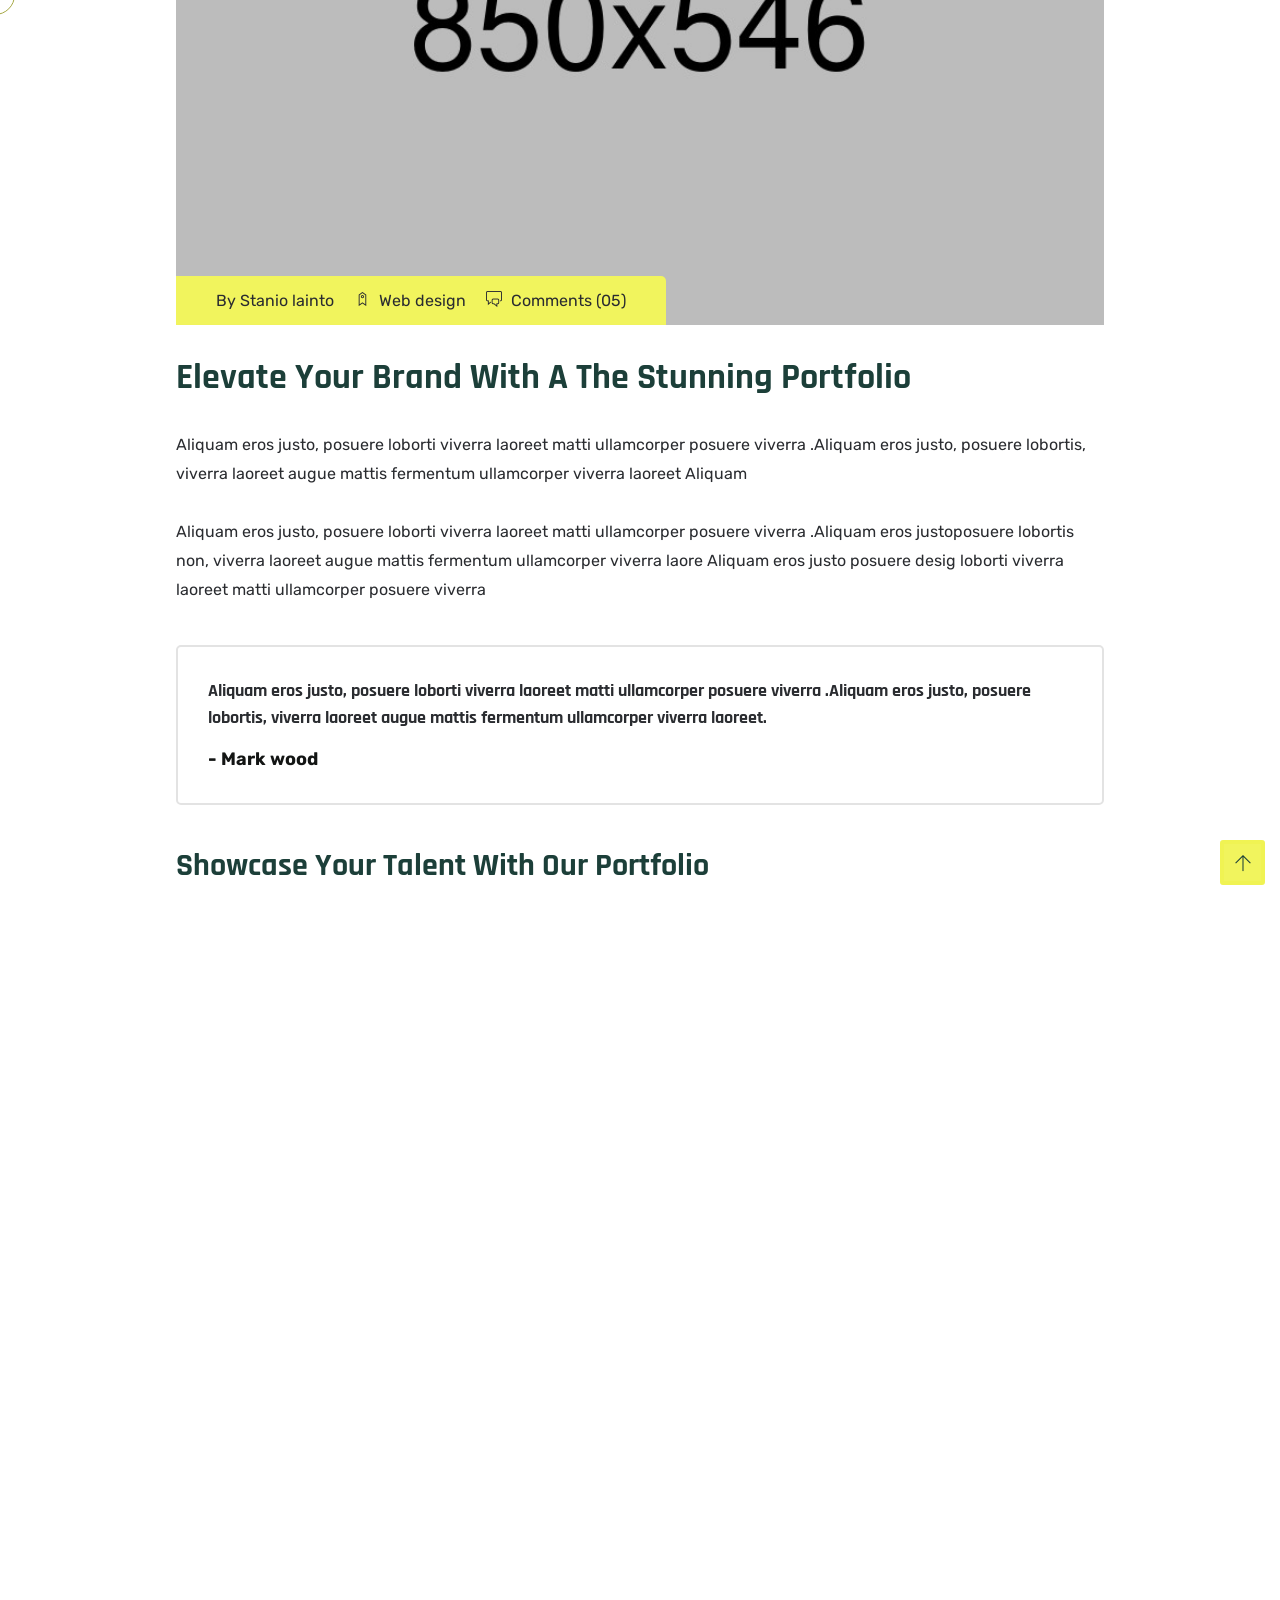
<file: blog-single-fullwidth.html>
<!DOCTYPE html>
<html lang="en">

<head>
    <meta charset="utf-8">
    <meta http-equiv="X-UA-Compatible" content="IE=edge">
    <meta name="viewport" content="width=device-width, initial-scale=1">
    <meta name="author" content="DesignCurved">
    <link rel="shortcut icon" type="image/png" href="assets/images/favicon.png">
    <title> ZeroOne Labs - Building the Future of Technology</title>
    <!--**************** Icon Css ****************-->
    <link href="assets/css/themify-icons.css" rel="stylesheet">
    <link href="assets/css/icomoon.css" rel="stylesheet">
    <!--**************** bootstrap Css ****************-->
    <link href="assets/css/bootstrap.min.css" rel="stylesheet">
    <!--**************** animate Css ****************-->
    <link href="assets/css/animate.css" rel="stylesheet">
    <!--**************** All Slider Css ****************-->
    <link href="assets/css/owl.carousel.css" rel="stylesheet">
    <link href="assets/css/owl.theme.css" rel="stylesheet">
    <link href="assets/css/slick.css" rel="stylesheet">
    <link href="assets/css/slick-theme.css" rel="stylesheet">
    <link href="assets/css/swiper.min.css" rel="stylesheet">
    <!--**************** Others Plugin Css ****************-->
    <link href="assets/css/meanmenu.css" rel="stylesheet">
    <link href="assets/css/nice-select.css" rel="stylesheet">
    <link href="assets/css/owl.transitions.css" rel="stylesheet">
    <link href="assets/css/magnific-popup.css" rel="stylesheet">
    <link href="assets/css/jquery.fancybox.css" rel="stylesheet">
    <link href="assets/css/odometer-theme-default.css" rel="stylesheet">
    <link href="assets/sass/style.css" rel="stylesheet">
</head>

<body>

    <!-- start page-wrap -->
    <div class="page-wrap">
        <!-- start preloader -->
        <div class="preloader">
            <div class="loader">
                <span></span>
                <span></span>
                <span></span>
                <span></span>
            </div>
        </div>
        <!-- end preloader -->
        <div class="smooth-scrool-animate" id="smooth-animate"></div>
        <div id="smooth-page-wrapper">
            <div id="smooth-page-content">
                <header class="cp-header-area cp-header-style-2">
                    <div id="cp-header-sticky" class="menu-area">
                        <div class="container">
                            <div class="second-menu">
                                <div class="row align-items-center">
                                    <div class="col-xl-2 col-lg-2 col-md-5 col-5">
                                        <div class="logo">
                                            <a href="index.html"><img src="assets/images/logo.png" alt="logo"></a>
                                        </div>
                                    </div>
                                    <div class="col-xl-7 col-lg-7 col-md-1 col-1 text-right text-xl-right">
                                        <div class="main-menu">
                                            <nav id="mobile-menu">
                                                <ul class="nav">
                                                    <li class="has-submenu">
                                                        <a href="index.html">Home</a>
                                                        <ul class="sub-menu">
                                                            <li><a href="index.html">Home Page S1</a></li>
                                                            <li><a href="index-2.html">Home Page S2</a></li>
                                                            <li><a href="index-3.html">Home Page S3</a></li>
                                                            <li><a href="index-4.html">Home Page S4</a></li>
                                                            <li><a href="index-5.html">Home Page S5</a></li>
                                                        </ul>
                                                    </li>
                                                    <li><a href="about.html">About Us</a></li>
                                                    <li class="has-submenu"><a href="service.html">Services</a>
                                                        <ul class="sub-menu">
                                                            <li><a href="service.html">Services</a></li>
                                                            <li><a href="service-single.html">Services Single</a></li>
                                                        </ul>
                                                    </li>
                                                    <li class="has-submenu"><a href="portfolio.html">Portfolio</a>
                                                        <ul class="sub-menu">
                                                            <li><a href="portfolio.html">Portfolio</a></li>
                                                            <li><a href="portfolio-single.html">Portfolio Single</a></li>
                                                        </ul>
                                                    </li>
                                                    <li class="has-submenu">
                                                        <a href="index.html">Blog</a>
                                                        <ul class="sub-menu">
                                                            <li><a href="blog.html">Blog right sidebar</a>
                                                            </li>
                                                            <li><a href="blog-left-sidebar.html">Blog left sidebar</a>
                                                            </li>
                                                            <li><a href="blog-fullwidth.html">Blog fullwidth</a></li>
                                                            <li><a href="blog-single.html">Blog Single</a></li>
                                                            <li><a href="blog-single-left-sidebar.html">Blog Single Left</a></li>
                                                            <li><a href="blog-single-fullwidth.html">Blog Single fullwidth</a></li>
                                                        </ul>
                                                    </li>
                                                    <li><a href="contact.html">Contact</a></li>
                                                </ul>
                                            </nav>
                                        </div>
                                    </div>
                                    <div class="col-xl-3 col-lg-3 col-md-6 col-6 text-left">
                                        <div class="cp-header-area-right">
                                            <a href="about.html" class="ch-btn-style-2"><span>Read More</span></a>
                                        </div>
                                    </div>
                                    <div class="col-12">
                                        <div class="mobile-menu"></div>
                                    </div>
                                </div>
                            </div>
                        </div>
                    </div>
                </header>
                <!-- end of header -->

                <!-- start page-title -->
                <section class="page-title">
                    <div class="container">
                        <div class="row">
                            <div class="col col-xs-12">
                                <div class="breadcumb-wrap">
                                    <h2>Blog Details</h2>
                                    <ol>
                                        <li><a href="index.html"><i class="icon-36"></i> Home</a></li>
                                        <li>Blog Details</li>
                                    </ol>
                                </div>
                            </div>
                        </div>
                    </div>
                </section>
                <!-- end page-title -->

                <!-- start blog-single-page-area -->
                <section class="blog-single-page-area full-width ptb-120">
                    <div class="container">
                        <div class="row justify-content-center">
                            <div class="col col-lg-10 col-md-12 col-12">
                                <div class="blog-single-wrap">
                                    <div class="blog-single-text">
                                        <div class="blog-img">
                                            <img src="assets/images/blog-single/img-1.jpg" alt="">
                                            <ul>
                                                <li>By Stanio lainto</li>
                                                <li><i class="ti-tag"></i> Web design</li>
                                                <li><i class="ti-comments"></i> Comments (05)</li>
                                            </ul>
                                            <div class="date"><span>21 September 2022 </span></div>
                                        </div>
                                    </div>
                                    <div class="blog-single-text-wrap">
                                        <h2>Elevate your brand with a the stunning portfolio</h2>
                                        <p>Aliquam eros justo, posuere loborti viverra laoreet matti ullamcorper posuere
                                            viverra .Aliquam eros justo, posuere lobortis, viverra laoreet augue mattis
                                            fermentum ullamcorper viverra laoreet Aliquam </p>
                                        <p>Aliquam eros justo, posuere loborti viverra laoreet matti ullamcorper posuere
                                            viverra .Aliquam eros justoposuere lobortis non, viverra laoreet augue
                                            mattis fermentum ullamcorper viverra laore Aliquam eros justo posuere desig
                                            loborti viverra laoreet matti ullamcorper posuere viverra </p>
                                    </div>
                                    <blockquote>
                                        Aliquam eros justo, posuere loborti viverra laoreet matti ullamcorper posuere
                                        viverra .Aliquam eros justo, posuere lobortis, viverra laoreet augue mattis
                                        fermentum ullamcorper viverra laoreet.
                                        <span>- Mark wood</span>
                                    </blockquote>
                                    <h2>Showcase your talent with our portfolio</h2>
                                    <p>Aliquam eros justo, posuere loborti viverra laoreet matti ullamcorper posuere
                                        viverra .Aliquam eros justo, posuere lobortis, viverra laoreet augue mattis
                                        fermentum ullamcorper viverra laoreet Aliquam eros </p>
                                    <div class="detail-img">
                                        <div class="row">
                                            <div class="col-lg-8 col-md-6 col-12">
                                                <p>Ished fact that a reader will be distrol acted bioii the.ished fact
                                                    th reader will besi distrol ac laoreet Aliquam fact that a reader
                                                    will be distrol acted Aliquam posuere loborti viverra laoreet</p>
                                                <p>Aliquam eros justo, posuere loborti viverra laoreet matt design the
                                                    ullamcorper posuere viverra .Aliquam eros justo posuere inni
                                                    lobortis non, viverra laoreet augue mattis</p>
                                                <p>Aliquam eros justo, posuere loborti viverra laoreet matti design an
                                                    the ullamcorper posuere viverra .Aliquam eros</p>
                                            </div>
                                            <div class="col-lg-4 col-md-6 col-12">
                                                <img src="assets/images/blog-single/img-2.jpg" alt="">
                                            </div>
                                        </div>
                                    </div>
                                    <div class="more-posts">
                                        <div class="previous-post">
                                            <a href="blog.html">
                                                <span class="post-control-link">Previous Post</span>
                                                <span class="post-name">Insure your peace of mind.</span>
                                            </a>
                                        </div>
                                        <div class="next-post">
                                            <a href="blog-left-sidebar.html">
                                                <span class="post-control-link">Next Post</span>
                                                <span class="post-name">Coverage you can count on</span>
                                            </a>
                                        </div>
                                    </div>

                                    <div class="tag-share clearfix">
                                        <div class="tag">
                                            <ul>
                                                <li><a href="#"><strong>Keyword:</strong></a></li>
                                                <li><a href="#">Interiour</a></li>
                                                <li><a href="#">Ux design</a></li>
                                                <li><a href="#">Graphics</a></li>
                                            </ul>
                                        </div>
                                        <div class="share">
                                            <ul>
                                                <li><a href="#"><i class="ti-facebook"></i></a></li>
                                                <li><a href="#"><i class="ti-twitter-alt"></i></a></li>
                                                <li><a href="#"><i class="ti-linkedin"></i></a></li>
                                                <li><a href="#"><i class="ti-instagram"></i></a></li>
                                            </ul>
                                        </div>
                                    </div>
                                    <div class="comments-area">
                                        <div class="comments-section">
                                            <h3 class="comments-title">5 Comments</h3>
                                            <ol class="comments">
                                                <li class="comment even thread-even depth-1" id="comment-1">
                                                    <div id="div-comment-1">
                                                        <div class="comment-theme">
                                                            <div class="comment-image"><img src="assets/images/blog-single/author1.png" alt></div>
                                                        </div>
                                                        <div class="comment-main-area">
                                                            <div class="comment-wrapper">
                                                                <div class="comments-meta">
                                                                    <h4>fazil Tora <span class="comments-date">September 16, 2023</span></h4>
                                                                </div>
                                                                <div class="comment-area">
                                                                    <p>Ished fact that a reader will be distrol acted bioii the.ished fact that a reader will be distrol acted laoreet Aliquam fact that a reader will be distrol acted Aliquam eros justo.</p>
                                                                    <div class="comments-reply">
                                                                        <a class="comment-reply-link" href="#"><span>Reply</span></a>
                                                                    </div>
                                                                </div>
                                                            </div>
                                                        </div>
                                                    </div>
                                                </li>
        
                                                <li class="comment">
                                                    <div>
                                                        <div class="comment-theme">
                                                            <div class="comment-image"><img src="assets/images/blog-single/author2.png" alt></div>
                                                        </div>
                                                        <div class="comment-main-area">
                                                            <div class="comment-wrapper">
                                                                <div class="comments-meta">
                                                                    <h4>kawa <span class="comments-date">says Oct 15, 2020 at 11:00am</span></h4>
                                                                </div>
                                                                <div class="comment-area">
                                                                    <p>When Gregor Samsa woke from troubled dreams, he found himself transformed in his bed into a horrible vermin. He lay on his armour-like back</p>
                                                                    <div class="comments-reply">
                                                                        <a  class="comment-reply-link" href="#"><span>Reply</span></a>
                                                                    </div>
                                                                </div>
                                                            </div>
                                                        </div>
                                                    </div>
                                                </li>
                                            </ol>
                                        </div> <!-- end comments-section -->
                                    </div> <!-- end comments-area -->
                                    <div class="comment-respond">
                                        <div class="comment-respond-inner">
                                            <h3 class="comment-reply-title">Leave a comment</h3>
                                            <p>By using form u agree with the message sorage, you can contact us directly now
                                            </p>
                                            <form class="comment-form">
                                                <div class="form-inputs">
                                                    <div class="form-field">
                                                        <label>Your Name</label>
                                                        <input type="text" placeholder="Name">
                                                    </div>
                                                    <div class="form-textarea">
                                                        <label>Message</label>
                                                        <textarea id="comment" placeholder="Message here"></textarea>
                                                    </div>
                                                </div>
                                                <div class="form-submit">
                                                    <input id="submit" value="Send Message" type="submit">
                                                </div>
                                            </form>
                                        </div>
                                    </div>
                                </div>
                            </div>
                        </div>
                    </div>
                </section>
                <!-- end blog-section -->

                <!-- start of footer-section -->
                <footer class="footer-section style-2">
                    <div class="upper-footer">
                        <div class="container">
                            <div class="row">
                                <div class="col col-lg-3 col-md-6 col-sm-12 col-12">
                                    <div class="widget about-widget">
                                        <div class="logo widget-title">
                                            <img src="assets/images/logo2.png" alt="logo">
                                        </div>
                                        <p>Lorem Ipsum is simply is dumiomy is text Lorem Ipsum is simply</p>
                                        <div class="widget social-widget p-0">
                                            <ul>
                                                <li><a href="#"><i class="ti-facebook"></i></a></li>
                                                <li><a href="#"><i class="ti-instagram"></i></a></li>
                                                <li><a href="#"><i class="ti-twitter-alt"></i></a></li>
                                                <li><a href="#"><i class="ti-pinterest"></i></a></li>
                                            </ul>
                                        </div>
                                    </div>
                                </div>
                                <div class="col col-xl-3 col-lg-2 col-md-6 col-sm-12 col-12">
                                    <div class="widget link-widget">
                                        <div class="widget-title">
                                            <h3>Our Services</h3>
                                        </div>
                                        <ul>
                                            <li><a href="index.html">Home</a></li>
                                            <li><a href="service.html">Services</a></li>
                                            <li><a href="portfolio.html">Portfolio</a></li>
                                            <li><a href="blog.html">Blog</a></li>
                                        </ul>
                                    </div>
                                </div>
                                <div class="col col-lg-3 col-md-6 col-sm-12 col-12">
                                    <div class="widget contact-widget">
                                        <div class="widget-title">
                                            <h3>Address</h3>
                                        </div>
                                        <div class="contact-ft">
                                            <ul>
                                                <li><i class="icon-Group-7042"></i>(629) 555-0129</li>
                                                <li><i class="icon-Group-7043"></i>info@example.com</li>
                                                <li><i class="icon-Group-7044"></i>6391 Elgin St. Celina, 10299</li>
                                            </ul>
                                        </div>
                                    </div>
                                </div>
                                <div class="col col-xl-3 col-lg-3 col-md-6 col-sm-12 col-12">
                                    <div class="widget subscribe">
                                        <div class="widget-title">
                                            <h3>Get Free Estimate</h3>
                                        </div>
                                        <form action="#">
                                            <div class="form-field">
                                                <input type="email" placeholder="Your e-mail address" id="email"
                                                    required>
                                                <button type="submit"><i class="icon-flyer"></i></button>
                                            </div>
                                        </form>
                                    </div>
                                </div>
                            </div>
                        </div> <!-- end container -->
                    </div>
                    <div class="lower-footer">
                        <div class="container">
                            <div class="row align-items-center">
                                <div class="col col-lg-6 col-12">
                                    <div class="copy-right">
                                        <p class="copyright"> &copy; 2024 <a href="index.html">DesignCurved</a>, All
                                            Rights
                                            Reserved.</p>
                                    </div>
                                </div>
                                <div class="col col-lg-6 col-12">
                                    <ul class="lower-footer-link">
                                        <li><a href="contact.html">Trams & Condition</a></li>
                                        <li><a href="contact.html">Privacy Policy</a></li>
                                        <li><a href="contact.html">Contact Us</a></li>
                                    </ul>
                                </div>
                            </div>
                        </div>
                    </div>
                </footer>
                <!-- end of site-footer-section -->
            </div>
        </div>

        <!-- mouse-mover -->
        <div class="mouse-circle-mover"></div>
        <div class="mouse-circle-mover-follow"></div>

    </div>
    <!-- end of page-wrap -->

    <!-- All JavaScript files Here
    ********************************************* -->
    <!-- jquery Plugins -->
    <script src="assets/js/jquery.min.js"></script>
    <!--**************** Bootstrap Plugins ****************-->
    <script src="assets/js/bootstrap.bundle.min.js"></script>
    <!--**************** modernizr Plugins ****************-->
    <script src="assets/js/modernizr.custom.js"></script>
    <!--**************** our-plugin-bundle ****************-->
    <script src="assets/js/our-plugin-bundle.js"></script>
    <!--**************** mobail meanmenu ****************-->
    <script src="assets/js/jquery.meanmenu.min.js"></script>
    <!--**************** all script file this template ****************-->
    <script src="assets/js/all-gsap-activation.js"></script>
    <script src="assets/js/script.js"></script>
</body>

</html>
</file>
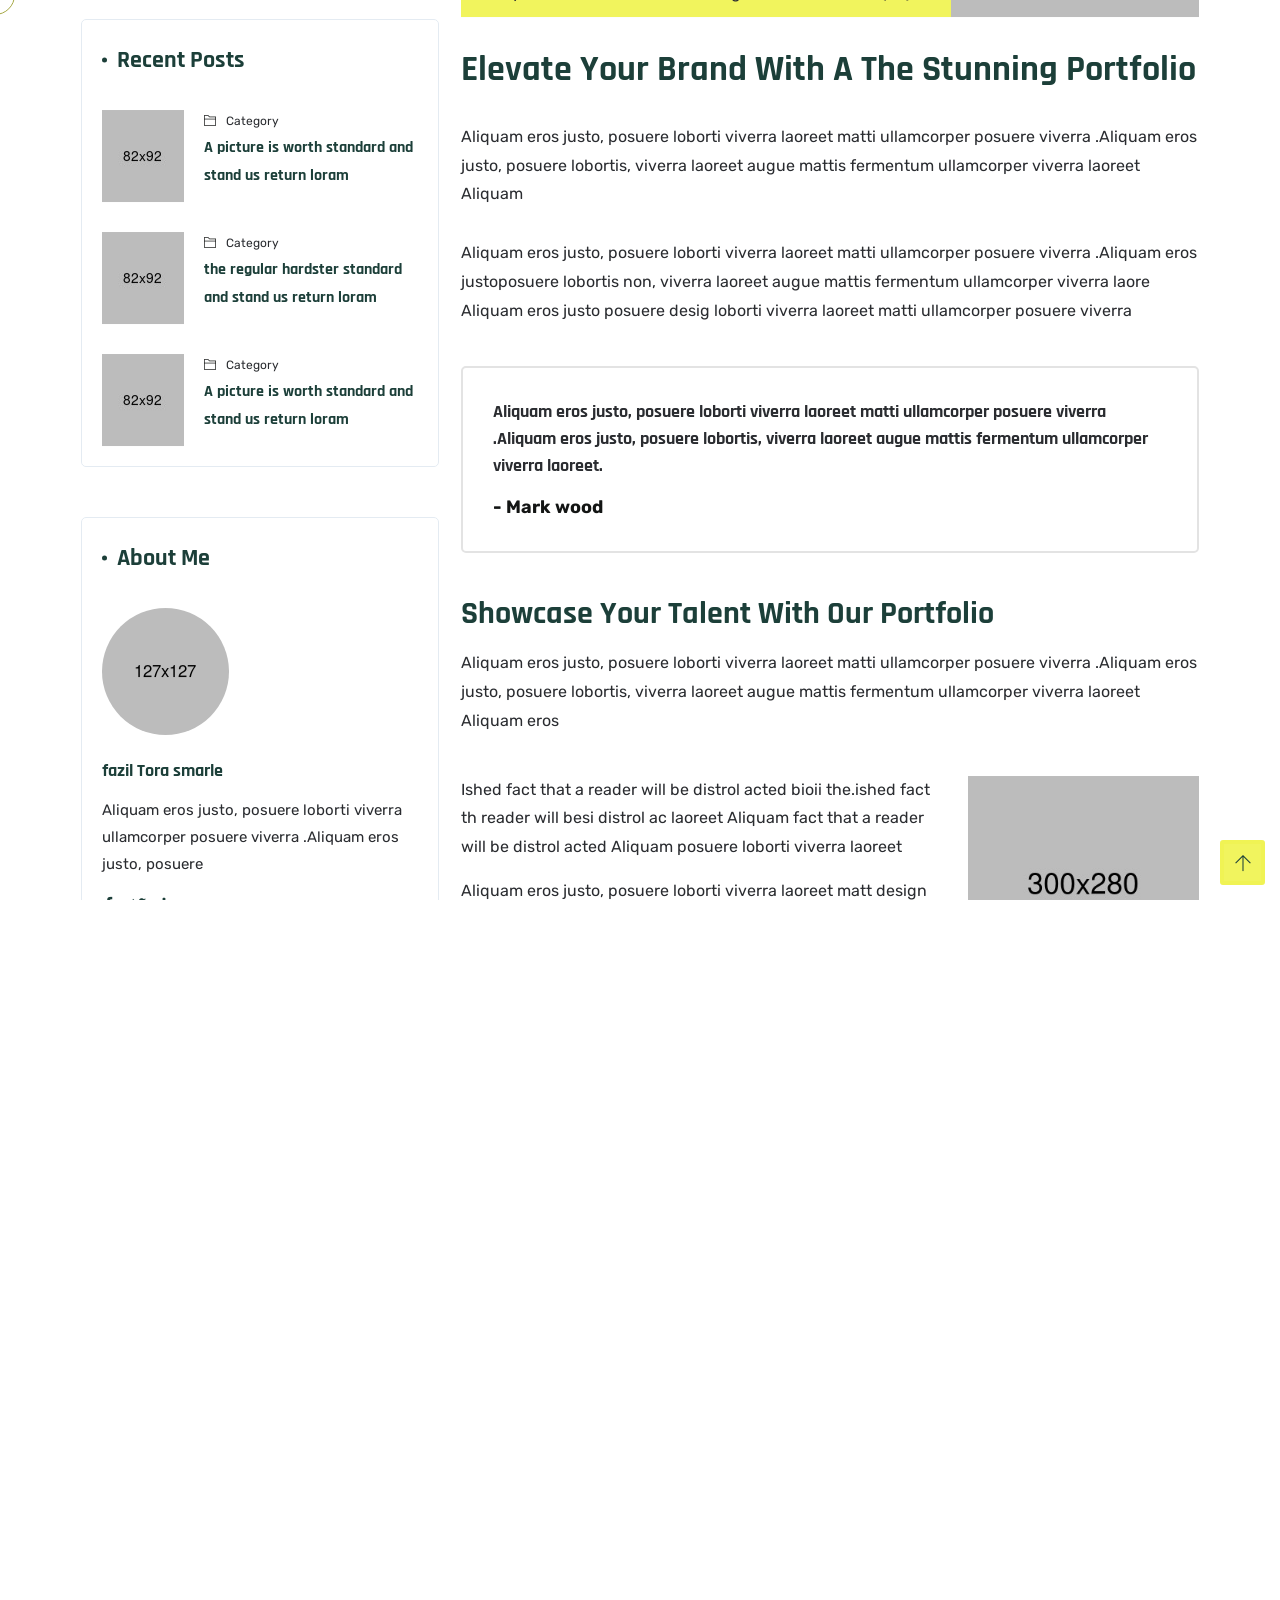
<file: blog-single-left-sidebar.html>
<!DOCTYPE html>
<html lang="en">

<head>
    <meta charset="utf-8">
    <meta http-equiv="X-UA-Compatible" content="IE=edge">
    <meta name="viewport" content="width=device-width, initial-scale=1">
    <meta name="author" content="DesignCurved">
    <link rel="shortcut icon" type="image/png" href="assets/images/favicon.png">
    <title> ZeroOne Labs - Building the Future of Technology</title>
    <!--**************** Icon Css ****************-->
    <link href="assets/css/themify-icons.css" rel="stylesheet">
    <link href="assets/css/icomoon.css" rel="stylesheet">
    <!--**************** bootstrap Css ****************-->
    <link href="assets/css/bootstrap.min.css" rel="stylesheet">
    <!--**************** animate Css ****************-->
    <link href="assets/css/animate.css" rel="stylesheet">
    <!--**************** All Slider Css ****************-->
    <link href="assets/css/owl.carousel.css" rel="stylesheet">
    <link href="assets/css/owl.theme.css" rel="stylesheet">
    <link href="assets/css/slick.css" rel="stylesheet">
    <link href="assets/css/slick-theme.css" rel="stylesheet">
    <link href="assets/css/swiper.min.css" rel="stylesheet">
    <!--**************** Others Plugin Css ****************-->
    <link href="assets/css/meanmenu.css" rel="stylesheet">
    <link href="assets/css/nice-select.css" rel="stylesheet">
    <link href="assets/css/owl.transitions.css" rel="stylesheet">
    <link href="assets/css/magnific-popup.css" rel="stylesheet">
    <link href="assets/css/jquery.fancybox.css" rel="stylesheet">
    <link href="assets/css/odometer-theme-default.css" rel="stylesheet">
    <link href="assets/sass/style.css" rel="stylesheet">
</head>

<body>

    <!-- start page-wrap -->
    <div class="page-wrap">
        <!-- start preloader -->
        <div class="preloader">
            <div class="loader">
                <span></span>
                <span></span>
                <span></span>
                <span></span>
            </div>
        </div>
        <!-- end preloader -->
        <div class="smooth-scrool-animate" id="smooth-animate"></div>
        <div id="smooth-page-wrapper">
            <div id="smooth-page-content">
                <header class="cp-header-area cp-header-style-2">
                    <div id="cp-header-sticky" class="menu-area">
                        <div class="container">
                            <div class="second-menu">
                                <div class="row align-items-center">
                                    <div class="col-xl-2 col-lg-2 col-md-5 col-5">
                                        <div class="logo">
                                            <a href="index.html"><img src="assets/images/logo.png" alt="logo"></a>
                                        </div>
                                    </div>
                                    <div class="col-xl-7 col-lg-7 col-md-1 col-1 text-right text-xl-right">
                                        <div class="main-menu">
                                            <nav id="mobile-menu">
                                                <ul class="nav">
                                                    <li class="has-submenu">
                                                        <a href="index.html">Home</a>
                                                        <ul class="sub-menu">
                                                            <li><a href="index.html">Home Page S1</a></li>
                                                            <li><a href="index-2.html">Home Page S2</a></li>
                                                            <li><a href="index-3.html">Home Page S3</a></li>
                                                            <li><a href="index-4.html">Home Page S4</a></li>
                                                            <li><a href="index-5.html">Home Page S5</a></li>
                                                        </ul>
                                                    </li>
                                                    <li><a href="about.html">About Us</a></li>
                                                    <li class="has-submenu"><a href="service.html">Services</a>
                                                        <ul class="sub-menu">
                                                            <li><a href="service.html">Services</a></li>
                                                            <li><a href="service-single.html">Services Single</a></li>
                                                        </ul>
                                                    </li>
                                                    <li class="has-submenu"><a href="portfolio.html">Portfolio</a>
                                                        <ul class="sub-menu">
                                                            <li><a href="portfolio.html">Portfolio</a></li>
                                                            <li><a href="portfolio-single.html">Portfolio Single</a></li>
                                                        </ul>
                                                    </li>
                                                    <li class="has-submenu">
                                                        <a href="index.html">Blog</a>
                                                        <ul class="sub-menu">
                                                            <li><a href="blog.html">Blog right sidebar</a>
                                                            </li>
                                                            <li><a href="blog-left-sidebar.html">Blog left sidebar</a>
                                                            </li>
                                                            <li><a href="blog-fullwidth.html">Blog fullwidth</a></li>
                                                            <li><a href="blog-single.html">Blog Single</a></li>
                                                            <li><a href="blog-single-left-sidebar.html">Blog Single Left</a></li>
                                                            <li><a href="blog-single-fullwidth.html">Blog Single fullwidth</a></li>
                                                        </ul>
                                                    </li>
                                                    <li><a href="contact.html">Contact</a></li>
                                                </ul>
                                            </nav>
                                        </div>
                                    </div>
                                    <div class="col-xl-3 col-lg-3 col-md-6 col-6 text-left">
                                        <div class="cp-header-area-right">
                                            <a href="about.html" class="ch-btn-style-2"><span>Read More</span></a>
                                        </div>
                                    </div>
                                    <div class="col-12">
                                        <div class="mobile-menu"></div>
                                    </div>
                                </div>
                            </div>
                        </div>
                    </div>
                </header>
                <!-- end of header -->

                <!-- start page-title -->
                <section class="page-title">
                    <div class="container">
                        <div class="row">
                            <div class="col col-xs-12">
                                <div class="breadcumb-wrap">
                                    <h2>Blog Details</h2>
                                    <ol>
                                        <li><a href="index.html"><i class="icon-36"></i> Home</a></li>
                                        <li>Blog Details</li>
                                    </ol>
                                </div>
                            </div>
                        </div>
                    </div>
                </section>
                <!-- end page-title -->

                <!-- start blog-single-page-area -->
                <section class="blog-single-page-area ptb-120">
                    <div class="container">
                        <div class="row">
                            <div class="col col-lg-8 col-md-12 col-12 order-lg-2 order-1">
                                <div class="blog-single-wrap">
                                    <div class="blog-single-text">
                                        <div class="blog-img">
                                            <img src="assets/images/blog-single/img-1.jpg" alt="">
                                            <ul>
                                                <li>By Stanio lainto</li>
                                                <li><i class="ti-tag"></i> Web design</li>
                                                <li><i class="ti-comments"></i> Comments (05)</li>
                                            </ul>
                                            <div class="date"><span>21 September 2022 </span></div>
                                        </div>
                                    </div>
                                    <div class="blog-single-text-wrap">
                                        <h2>Elevate your brand with a the stunning portfolio</h2>
                                        <p>Aliquam eros justo, posuere loborti viverra laoreet matti ullamcorper posuere
                                            viverra .Aliquam eros justo, posuere lobortis, viverra laoreet augue mattis
                                            fermentum ullamcorper viverra laoreet Aliquam </p>
                                        <p>Aliquam eros justo, posuere loborti viverra laoreet matti ullamcorper posuere
                                            viverra .Aliquam eros justoposuere lobortis non, viverra laoreet augue
                                            mattis fermentum ullamcorper viverra laore Aliquam eros justo posuere desig
                                            loborti viverra laoreet matti ullamcorper posuere viverra </p>
                                    </div>
                                    <blockquote>
                                        Aliquam eros justo, posuere loborti viverra laoreet matti ullamcorper posuere
                                        viverra .Aliquam eros justo, posuere lobortis, viverra laoreet augue mattis
                                        fermentum ullamcorper viverra laoreet.
                                        <span>- Mark wood</span>
                                    </blockquote>
                                    <h2>Showcase your talent with our portfolio</h2>
                                    <p>Aliquam eros justo, posuere loborti viverra laoreet matti ullamcorper posuere
                                        viverra .Aliquam eros justo, posuere lobortis, viverra laoreet augue mattis
                                        fermentum ullamcorper viverra laoreet Aliquam eros </p>
                                    <div class="detail-img">
                                        <div class="row">
                                            <div class="col-lg-8 col-md-6 col-12">
                                                <p>Ished fact that a reader will be distrol acted bioii the.ished fact
                                                    th reader will besi distrol ac laoreet Aliquam fact that a reader
                                                    will be distrol acted Aliquam posuere loborti viverra laoreet</p>
                                                <p>Aliquam eros justo, posuere loborti viverra laoreet matt design the
                                                    ullamcorper posuere viverra .Aliquam eros justo posuere inni
                                                    lobortis non, viverra laoreet augue mattis</p>
                                                <p>Aliquam eros justo, posuere loborti viverra laoreet matti design an
                                                    the ullamcorper posuere viverra .Aliquam eros</p>
                                            </div>
                                            <div class="col-lg-4 col-md-6 col-12">
                                                <img src="assets/images/blog-single/img-2.jpg" alt="">
                                            </div>
                                        </div>
                                    </div>
                                    <div class="more-posts">
                                        <div class="previous-post">
                                            <a href="blog.html">
                                                <span class="post-control-link">Previous Post</span>
                                                <span class="post-name">Insure your peace of mind.</span>
                                            </a>
                                        </div>
                                        <div class="next-post">
                                            <a href="blog-left-sidebar.html">
                                                <span class="post-control-link">Next Post</span>
                                                <span class="post-name">Coverage you can count on</span>
                                            </a>
                                        </div>
                                    </div>

                                    <div class="tag-share clearfix">
                                        <div class="tag">
                                            <ul>
                                                <li><a href="#"><strong>Keyword:</strong></a></li>
                                                <li><a href="#">Interiour</a></li>
                                                <li><a href="#">Ux design</a></li>
                                                <li><a href="#">Graphics</a></li>
                                            </ul>
                                        </div>
                                        <div class="share">
                                            <ul>
                                                <li><a href="#"><i class="ti-facebook"></i></a></li>
                                                <li><a href="#"><i class="ti-twitter-alt"></i></a></li>
                                                <li><a href="#"><i class="ti-linkedin"></i></a></li>
                                                <li><a href="#"><i class="ti-instagram"></i></a></li>
                                            </ul>
                                        </div>
                                    </div>
                                    <div class="comments-area">
                                        <div class="comments-section">
                                            <h3 class="comments-title">5 Comments</h3>
                                            <ol class="comments">
                                                <li class="comment even thread-even depth-1" id="comment-1">
                                                    <div id="div-comment-1">
                                                        <div class="comment-theme">
                                                            <div class="comment-image"><img src="assets/images/blog-single/author1.png" alt></div>
                                                        </div>
                                                        <div class="comment-main-area">
                                                            <div class="comment-wrapper">
                                                                <div class="comments-meta">
                                                                    <h4>fazil Tora <span class="comments-date">September 16, 2023</span></h4>
                                                                </div>
                                                                <div class="comment-area">
                                                                    <p>Ished fact that a reader will be distrol acted bioii the.ished fact that a reader will be distrol acted laoreet Aliquam fact that a reader will be distrol acted Aliquam eros justo.</p>
                                                                    <div class="comments-reply">
                                                                        <a class="comment-reply-link" href="#"><span>Reply</span></a>
                                                                    </div>
                                                                </div>
                                                            </div>
                                                        </div>
                                                    </div>
                                                </li>
        
                                                <li class="comment">
                                                    <div>
                                                        <div class="comment-theme">
                                                            <div class="comment-image"><img src="assets/images/blog-single/author2.png" alt></div>
                                                        </div>
                                                        <div class="comment-main-area">
                                                            <div class="comment-wrapper">
                                                                <div class="comments-meta">
                                                                    <h4>kawa <span class="comments-date">says Oct 15, 2020 at 11:00am</span></h4>
                                                                </div>
                                                                <div class="comment-area">
                                                                    <p>When Gregor Samsa woke from troubled dreams, he found himself transformed in his bed into a horrible vermin. He lay on his armour-like back</p>
                                                                    <div class="comments-reply">
                                                                        <a  class="comment-reply-link" href="#"><span>Reply</span></a>
                                                                    </div>
                                                                </div>
                                                            </div>
                                                        </div>
                                                    </div>
                                                </li>
                                            </ol>
                                        </div> <!-- end comments-section -->
                                    </div> <!-- end comments-area -->
                                    <div class="comment-respond">
                                        <div class="comment-respond-inner">
                                            <h3 class="comment-reply-title">Leave a comment</h3>
                                            <p>By using form u agree with the message sorage, you can contact us directly now
                                            </p>
                                            <form class="comment-form">
                                                <div class="form-inputs">
                                                    <div class="form-field">
                                                        <label>Your Name</label>
                                                        <input type="text" placeholder="Name">
                                                    </div>
                                                    <div class="form-textarea">
                                                        <label>Message</label>
                                                        <textarea id="comment" placeholder="Message here"></textarea>
                                                    </div>
                                                </div>
                                                <div class="form-submit">
                                                    <input id="submit" value="Send Message" type="submit">
                                                </div>
                                            </form>
                                        </div>
                                    </div>
                                </div>
                            </div>
                            <div class="col-lg-4 col-md-8 col-12 order-lg-1 order-2">
                                <div class="blog-sidebar">
                                    <div class="search-widget">
                                        <form>
                                            <div>
                                                <input type="text" class="form-control" placeholder="Search Here">
                                                <button type="submit"><i class="ti-search"></i></button>
                                            </div>
                                        </form>
                                    </div>
                                    <div class="category-widget widget">
                                        <h3>Category</h3>
                                        <ul>
                                            <li><a href="blog-single.html"><span><i class="icon-arrow"></i>Creative
                                                        Design Solutions</span> (3)</a></li>
                                            <li><a href="blog-single.html"><span><i class="icon-arrow"></i>Web
                                                        Development Wizardry</span> (1)</a></li>
                                            <li><a href="blog-single.html"><span><i class="icon-arrow"></i>Content
                                                        Creation and Strategy</span> (4)</a></li>
                                            <li><a href="blog-single.html"><span><i class="icon-arrow"></i>UI/UX Design
                                                        Innovation</span> (4)</a></li>
                                        </ul>
                                    </div>
                                    <div class="recent-post widget">
                                        <h3>Recent Posts</h3>
                                        <div class="post">
                                            <div class="post-img">
                                                <img src="assets/images/recent-post/img-1.jpg" alt="">
                                            </div>
                                            <div class="post-content">
                                                <ul>
                                                    <li><i class="ti-folder"></i></li>
                                                    <li>Category</li>
                                                </ul>
                                                <h4><a href="blog-single.html">A picture is worth standard and stand us
                                                        return loram</a></h4>
                                            </div>
                                        </div>
                                        <div class="post">
                                            <div class="post-img">
                                                <img src="assets/images/recent-post/img-2.jpg" alt="">
                                            </div>
                                            <div class="post-content">
                                                <ul>
                                                    <li><i class="ti-folder"></i></li>
                                                    <li>Category</li>
                                                </ul>
                                                <h4><a href="blog-single.html">the regular hardster standard and stand
                                                        us return loram</a></h4>
                                            </div>
                                        </div>
                                        <div class="post">
                                            <div class="post-img">
                                                <img src="assets/images/recent-post/img-3.jpg" alt="">
                                            </div>
                                            <div class="post-content">
                                                <ul>
                                                    <li><i class="ti-folder"></i></li>
                                                    <li>Category</li>
                                                </ul>
                                                <h4><a href="blog-single.html">A picture is worth standard and stand us
                                                        return loram</a></h4>
                                            </div>
                                        </div>
                                    </div>
                                    <div class="widget about-widget">
                                        <h3>About Me</h3>
                                        <div class="img-holder">
                                            <img src="assets/images/blog/about.png" alt>
                                        </div>
                                        <h4>fazil Tora smarle</h4>
                                        <p>Aliquam eros justo, posuere loborti viverra ullamcorper posuere viverra
                                            .Aliquam eros justo, posuere </p>
                                        <div class="social">
                                            <ul class="clearfix">
                                                <li><a href="#"><i class="ti-facebook"></i></a></li>
                                                <li><a href="#"><i class="ti-twitter-alt"></i></a></li>
                                                <li><a href="#"><i class="ti-linkedin"></i></a></li>
                                            </ul>
                                        </div>
                                    </div>
                                    <div class="tag-widget widget">
                                        <h3>Popular Tags</h3>
                                        <ul>
                                            <li><a href="blog-single.html">All Project</a></li>
                                            <li><a href="blog-single.html">Architecher</a></li>
                                            <li><a href="blog-single.html">Graphics</a></li>
                                            <li><a href="blog-single.html">Interiour</a></li>
                                            <li><a href="blog-single.html">Starts</a></li>
                                            <li><a href="blog-single.html">Start shape</a></li>
                                        </ul>
                                    </div>
                                </div>
                            </div>
                        </div>
                    </div>
                </section>
                <!-- end blog-section -->

                <!-- start of footer-section -->
                <footer class="footer-section style-2">
                    <div class="upper-footer">
                        <div class="container">
                            <div class="row">
                                <div class="col col-lg-3 col-md-6 col-sm-12 col-12">
                                    <div class="widget about-widget">
                                        <div class="logo widget-title">
                                            <img src="assets/images/logo2.png" alt="logo">
                                        </div>
                                        <p>Lorem Ipsum is simply is dumiomy is text Lorem Ipsum is simply</p>
                                        <div class="widget social-widget p-0">
                                            <ul>
                                                <li><a href="#"><i class="ti-facebook"></i></a></li>
                                                <li><a href="#"><i class="ti-instagram"></i></a></li>
                                                <li><a href="#"><i class="ti-twitter-alt"></i></a></li>
                                                <li><a href="#"><i class="ti-pinterest"></i></a></li>
                                            </ul>
                                        </div>
                                    </div>
                                </div>
                                <div class="col col-xl-3 col-lg-2 col-md-6 col-sm-12 col-12">
                                    <div class="widget link-widget">
                                        <div class="widget-title">
                                            <h3>Our Services</h3>
                                        </div>
                                        <ul>
                                            <li><a href="index.html">Home</a></li>
                                            <li><a href="service.html">Services</a></li>
                                            <li><a href="portfolio.html">Portfolio</a></li>
                                            <li><a href="blog.html">Blog</a></li>
                                        </ul>
                                    </div>
                                </div>
                                <div class="col col-lg-3 col-md-6 col-sm-12 col-12">
                                    <div class="widget contact-widget">
                                        <div class="widget-title">
                                            <h3>Address</h3>
                                        </div>
                                        <div class="contact-ft">
                                            <ul>
                                                <li><i class="icon-Group-7042"></i>(629) 555-0129</li>
                                                <li><i class="icon-Group-7043"></i>info@example.com</li>
                                                <li><i class="icon-Group-7044"></i>6391 Elgin St. Celina, 10299</li>
                                            </ul>
                                        </div>
                                    </div>
                                </div>
                                <div class="col col-xl-3 col-lg-3 col-md-6 col-sm-12 col-12">
                                    <div class="widget subscribe">
                                        <div class="widget-title">
                                            <h3>Get Free Estimate</h3>
                                        </div>
                                        <form action="#">
                                            <div class="form-field">
                                                <input type="email" placeholder="Your e-mail address" id="email"
                                                    required>
                                                <button type="submit"><i class="icon-flyer"></i></button>
                                            </div>
                                        </form>
                                    </div>
                                </div>
                            </div>
                        </div> <!-- end container -->
                    </div>
                    <div class="lower-footer">
                        <div class="container">
                            <div class="row align-items-center">
                                <div class="col col-lg-6 col-12">
                                    <div class="copy-right">
                                        <p class="copyright"> &copy; 2024 <a href="index.html">DesignCurved</a>, All
                                            Rights
                                            Reserved.</p>
                                    </div>
                                </div>
                                <div class="col col-lg-6 col-12">
                                    <ul class="lower-footer-link">
                                        <li><a href="contact.html">Trams & Condition</a></li>
                                        <li><a href="contact.html">Privacy Policy</a></li>
                                        <li><a href="contact.html">Contact Us</a></li>
                                    </ul>
                                </div>
                            </div>
                        </div>
                    </div>
                </footer>
                <!-- end of site-footer-section -->
            </div>
        </div>

        <!-- mouse-mover -->
        <div class="mouse-circle-mover"></div>
        <div class="mouse-circle-mover-follow"></div>

    </div>
    <!-- end of page-wrap -->

    <!-- All JavaScript files Here
    ********************************************* -->
    <!-- jquery Plugins -->
    <script src="assets/js/jquery.min.js"></script>
    <!--**************** Bootstrap Plugins ****************-->
    <script src="assets/js/bootstrap.bundle.min.js"></script>
    <!--**************** modernizr Plugins ****************-->
    <script src="assets/js/modernizr.custom.js"></script>
    <!--**************** our-plugin-bundle ****************-->
    <script src="assets/js/our-plugin-bundle.js"></script>
    <!--**************** mobail meanmenu ****************-->
    <script src="assets/js/jquery.meanmenu.min.js"></script>
    <!--**************** all script file this template ****************-->
    <script src="assets/js/all-gsap-activation.js"></script>
    <script src="assets/js/script.js"></script>
</body>

</html>
</file>
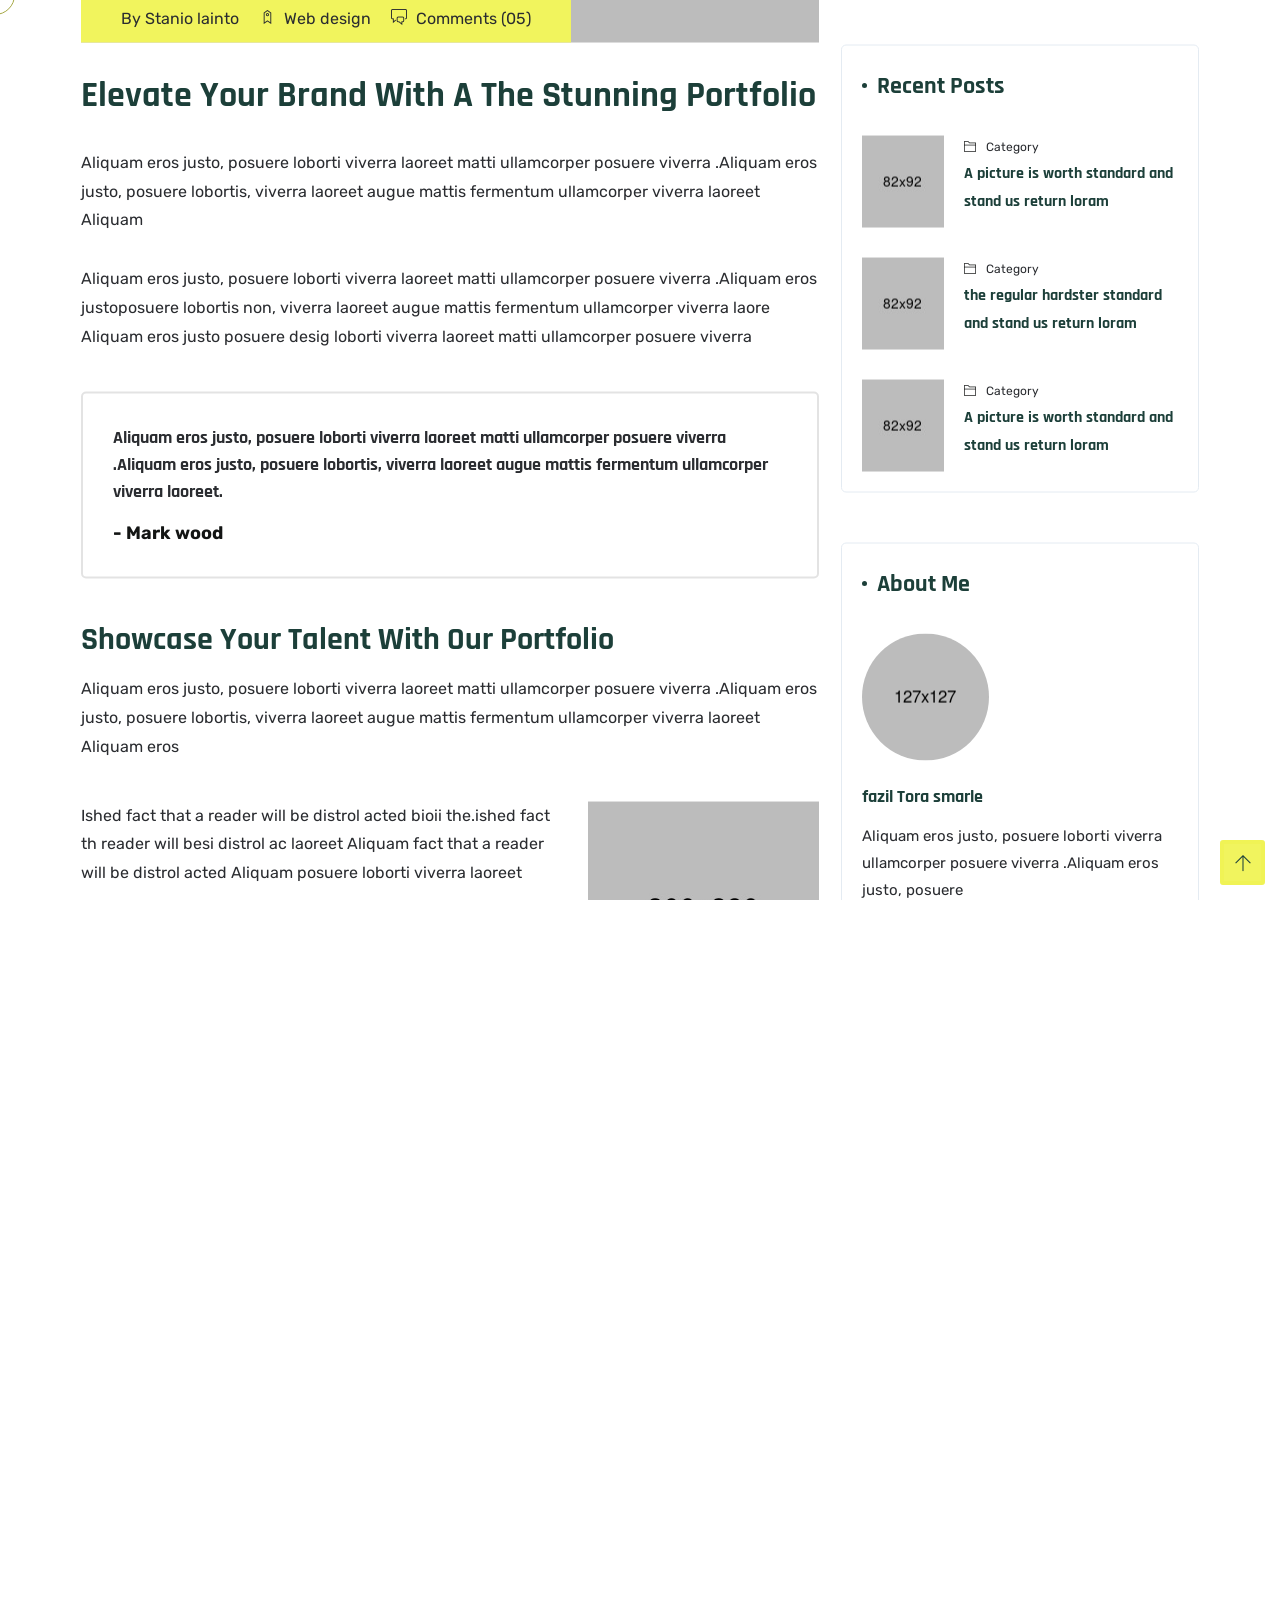
<file: blog-single.html>
<!DOCTYPE html>
<html lang="en">

<head>
    <meta charset="utf-8">
    <meta http-equiv="X-UA-Compatible" content="IE=edge">
    <meta name="viewport" content="width=device-width, initial-scale=1">
    <meta name="author" content="DesignCurved">
    <link rel="shortcut icon" type="image/png" href="assets/images/favicon.png">
    <title> ZeroOne Labs - Building the Future of Technology</title>
    <!--**************** Icon Css ****************-->
    <link href="assets/css/themify-icons.css" rel="stylesheet">
    <link href="assets/css/icomoon.css" rel="stylesheet">
    <!--**************** bootstrap Css ****************-->
    <link href="assets/css/bootstrap.min.css" rel="stylesheet">
    <!--**************** animate Css ****************-->
    <link href="assets/css/animate.css" rel="stylesheet">
    <!--**************** All Slider Css ****************-->
    <link href="assets/css/owl.carousel.css" rel="stylesheet">
    <link href="assets/css/owl.theme.css" rel="stylesheet">
    <link href="assets/css/slick.css" rel="stylesheet">
    <link href="assets/css/slick-theme.css" rel="stylesheet">
    <link href="assets/css/swiper.min.css" rel="stylesheet">
    <!--**************** Others Plugin Css ****************-->
    <link href="assets/css/meanmenu.css" rel="stylesheet">
    <link href="assets/css/nice-select.css" rel="stylesheet">
    <link href="assets/css/owl.transitions.css" rel="stylesheet">
    <link href="assets/css/magnific-popup.css" rel="stylesheet">
    <link href="assets/css/jquery.fancybox.css" rel="stylesheet">
    <link href="assets/css/odometer-theme-default.css" rel="stylesheet">
    <link href="assets/sass/style.css" rel="stylesheet">
</head>

<body>

    <!-- start page-wrap -->
    <div class="page-wrap">
        <!-- start preloader -->
        <div class="preloader">
            <div class="loader">
                <span></span>
                <span></span>
                <span></span>
                <span></span>
            </div>
        </div>
        <!-- end preloader -->
        <div class="smooth-scrool-animate" id="smooth-animate"></div>
        <div id="smooth-page-wrapper">
            <div id="smooth-page-content">
                <header class="cp-header-area cp-header-style-2">
                    <div id="cp-header-sticky" class="menu-area">
                        <div class="container">
                            <div class="second-menu">
                                <div class="row align-items-center">
                                    <div class="col-xl-2 col-lg-2 col-md-5 col-5">
                                        <div class="logo">
                                            <a href="index.html"><img src="assets/images/logo.png" alt="logo"></a>
                                        </div>
                                    </div>
                                    <div class="col-xl-7 col-lg-7 col-md-1 col-1 text-right text-xl-right">
                                        <div class="main-menu">
                                            <nav id="mobile-menu">
                                                <ul class="nav">
                                                    <li class="has-submenu">
                                                        <a href="index.html">Home</a>
                                                        <ul class="sub-menu">
                                                            <li><a href="index.html">Home Page S1</a></li>
                                                            <li><a href="index-2.html">Home Page S2</a></li>
                                                            <li><a href="index-3.html">Home Page S3</a></li>
                                                            <li><a href="index-4.html">Home Page S4</a></li>
                                                            <li><a href="index-5.html">Home Page S5</a></li>
                                                        </ul>
                                                    </li>
                                                    <li><a href="about.html">About Us</a></li>
                                                    <li class="has-submenu"><a href="service.html">Services</a>
                                                        <ul class="sub-menu">
                                                            <li><a href="service.html">Services</a></li>
                                                            <li><a href="service-single.html">Services Single</a></li>
                                                        </ul>
                                                    </li>
                                                    <li class="has-submenu"><a href="portfolio.html">Portfolio</a>
                                                        <ul class="sub-menu">
                                                            <li><a href="portfolio.html">Portfolio</a></li>
                                                            <li><a href="portfolio-single.html">Portfolio Single</a></li>
                                                        </ul>
                                                    </li>
                                                    <li class="has-submenu">
                                                        <a href="index.html">Blog</a>
                                                        <ul class="sub-menu">
                                                            <li><a href="blog.html">Blog right sidebar</a>
                                                            </li>
                                                            <li><a href="blog-left-sidebar.html">Blog left sidebar</a>
                                                            </li>
                                                            <li><a href="blog-fullwidth.html">Blog fullwidth</a></li>
                                                            <li><a href="blog-single.html">Blog Single</a></li>
                                                            <li><a href="blog-single-left-sidebar.html">Blog Single Left</a></li>
                                                            <li><a href="blog-single-fullwidth.html">Blog Single fullwidth</a></li>
                                                        </ul>
                                                    </li>
                                                    <li><a href="contact.html">Contact</a></li>
                                                </ul>
                                            </nav>
                                        </div>
                                    </div>
                                    <div class="col-xl-3 col-lg-3 col-md-6 col-6 text-left">
                                        <div class="cp-header-area-right">
                                            <a href="about.html" class="ch-btn-style-2"><span>Read More</span></a>
                                        </div>
                                    </div>
                                    <div class="col-12">
                                        <div class="mobile-menu"></div>
                                    </div>
                                </div>
                            </div>
                        </div>
                    </div>
                </header>
                <!-- end of header -->

                <!-- start page-title -->
                <section class="page-title">
                    <div class="container">
                        <div class="row">
                            <div class="col col-xs-12">
                                <div class="breadcumb-wrap">
                                    <h2>Blog Details</h2>
                                    <ol>
                                        <li><a href="index.html"><i class="icon-36"></i> Home</a></li>
                                        <li>Blog Details</li>
                                    </ol>
                                </div>
                            </div>
                        </div>
                    </div>
                </section>
                <!-- end page-title -->

                <!-- start blog-single-page-area -->
                <section class="blog-single-page-area ptb-120">
                    <div class="container">
                        <div class="row">
                            <div class="col col-lg-8 col-md-12 col-12">
                                <div class="blog-single-wrap">
                                    <div class="blog-single-text">
                                        <div class="blog-img">
                                            <img src="assets/images/blog-single/img-1.jpg" alt="">
                                            <ul>
                                                <li>By Stanio lainto</li>
                                                <li><i class="ti-tag"></i> Web design</li>
                                                <li><i class="ti-comments"></i> Comments (05)</li>
                                            </ul>
                                            <div class="date"><span>21 September 2022 </span></div>
                                        </div>
                                    </div>
                                    <div class="blog-single-text-wrap">
                                        <h2>Elevate your brand with a the stunning portfolio</h2>
                                        <p>Aliquam eros justo, posuere loborti viverra laoreet matti ullamcorper posuere
                                            viverra .Aliquam eros justo, posuere lobortis, viverra laoreet augue mattis
                                            fermentum ullamcorper viverra laoreet Aliquam </p>
                                        <p>Aliquam eros justo, posuere loborti viverra laoreet matti ullamcorper posuere
                                            viverra .Aliquam eros justoposuere lobortis non, viverra laoreet augue
                                            mattis fermentum ullamcorper viverra laore Aliquam eros justo posuere desig
                                            loborti viverra laoreet matti ullamcorper posuere viverra </p>
                                    </div>
                                    <blockquote>
                                        Aliquam eros justo, posuere loborti viverra laoreet matti ullamcorper posuere
                                        viverra .Aliquam eros justo, posuere lobortis, viverra laoreet augue mattis
                                        fermentum ullamcorper viverra laoreet.
                                        <span>- Mark wood</span>
                                    </blockquote>
                                    <h2>Showcase your talent with our portfolio</h2>
                                    <p>Aliquam eros justo, posuere loborti viverra laoreet matti ullamcorper posuere
                                        viverra .Aliquam eros justo, posuere lobortis, viverra laoreet augue mattis
                                        fermentum ullamcorper viverra laoreet Aliquam eros </p>
                                    <div class="detail-img">
                                        <div class="row">
                                            <div class="col-lg-8 col-md-6 col-12">
                                                <p>Ished fact that a reader will be distrol acted bioii the.ished fact
                                                    th reader will besi distrol ac laoreet Aliquam fact that a reader
                                                    will be distrol acted Aliquam posuere loborti viverra laoreet</p>
                                                <p>Aliquam eros justo, posuere loborti viverra laoreet matt design the
                                                    ullamcorper posuere viverra .Aliquam eros justo posuere inni
                                                    lobortis non, viverra laoreet augue mattis</p>
                                                <p>Aliquam eros justo, posuere loborti viverra laoreet matti design an
                                                    the ullamcorper posuere viverra .Aliquam eros</p>
                                            </div>
                                            <div class="col-lg-4 col-md-6 col-12">
                                                <img src="assets/images/blog-single/img-2.jpg" alt="">
                                            </div>
                                        </div>
                                    </div>
                                    <div class="more-posts">
                                        <div class="previous-post">
                                            <a href="blog.html">
                                                <span class="post-control-link">Previous Post</span>
                                                <span class="post-name">Insure your peace of mind.</span>
                                            </a>
                                        </div>
                                        <div class="next-post">
                                            <a href="blog-left-sidebar.html">
                                                <span class="post-control-link">Next Post</span>
                                                <span class="post-name">Coverage you can count on</span>
                                            </a>
                                        </div>
                                    </div>

                                    <div class="tag-share clearfix">
                                        <div class="tag">
                                            <ul>
                                                <li><a href="#"><strong>Keyword:</strong></a></li>
                                                <li><a href="#">Interiour</a></li>
                                                <li><a href="#">Ux design</a></li>
                                                <li><a href="#">Graphics</a></li>
                                            </ul>
                                        </div>
                                        <div class="share">
                                            <ul>
                                                <li><a href="#"><i class="ti-facebook"></i></a></li>
                                                <li><a href="#"><i class="ti-twitter-alt"></i></a></li>
                                                <li><a href="#"><i class="ti-linkedin"></i></a></li>
                                                <li><a href="#"><i class="ti-instagram"></i></a></li>
                                            </ul>
                                        </div>
                                    </div>
                                    <div class="comments-area">
                                        <div class="comments-section">
                                            <h3 class="comments-title">5 Comments</h3>
                                            <ol class="comments">
                                                <li class="comment even thread-even depth-1" id="comment-1">
                                                    <div id="div-comment-1">
                                                        <div class="comment-theme">
                                                            <div class="comment-image"><img src="assets/images/blog-single/author1.png" alt></div>
                                                        </div>
                                                        <div class="comment-main-area">
                                                            <div class="comment-wrapper">
                                                                <div class="comments-meta">
                                                                    <h4>fazil Tora <span class="comments-date">September 16, 2023</span></h4>
                                                                </div>
                                                                <div class="comment-area">
                                                                    <p>Ished fact that a reader will be distrol acted bioii the.ished fact that a reader will be distrol acted laoreet Aliquam fact that a reader will be distrol acted Aliquam eros justo.</p>
                                                                    <div class="comments-reply">
                                                                        <a class="comment-reply-link" href="#"><span>Reply</span></a>
                                                                    </div>
                                                                </div>
                                                            </div>
                                                        </div>
                                                    </div>
                                                </li>
        
                                                <li class="comment">
                                                    <div>
                                                        <div class="comment-theme">
                                                            <div class="comment-image"><img src="assets/images/blog-single/author2.png" alt></div>
                                                        </div>
                                                        <div class="comment-main-area">
                                                            <div class="comment-wrapper">
                                                                <div class="comments-meta">
                                                                    <h4>kawa <span class="comments-date">says Oct 15, 2020 at 11:00am</span></h4>
                                                                </div>
                                                                <div class="comment-area">
                                                                    <p>When Gregor Samsa woke from troubled dreams, he found himself transformed in his bed into a horrible vermin. He lay on his armour-like back</p>
                                                                    <div class="comments-reply">
                                                                        <a  class="comment-reply-link" href="#"><span>Reply</span></a>
                                                                    </div>
                                                                </div>
                                                            </div>
                                                        </div>
                                                    </div>
                                                </li>
                                            </ol>
                                        </div> <!-- end comments-section -->
                                    </div> <!-- end comments-area -->
                                    <div class="comment-respond">
                                        <div class="comment-respond-inner">
                                            <h3 class="comment-reply-title">Leave a comment</h3>
                                            <p>By using form u agree with the message sorage, you can contact us directly now
                                            </p>
                                            <form class="comment-form">
                                                <div class="form-inputs">
                                                    <div class="form-field">
                                                        <label>Your Name</label>
                                                        <input type="text" placeholder="Name">
                                                    </div>
                                                    <div class="form-textarea">
                                                        <label>Message</label>
                                                        <textarea id="comment" placeholder="Message here"></textarea>
                                                    </div>
                                                </div>
                                                <div class="form-submit">
                                                    <input id="submit" value="Send Message" type="submit">
                                                </div>
                                            </form>
                                        </div>
                                    </div>
                                </div>
                            </div>
                            <div class="col-lg-4 col-md-8 col-12">
                                <div class="blog-sidebar">
                                    <div class="search-widget">
                                        <form>
                                            <div>
                                                <input type="text" class="form-control" placeholder="Search Here">
                                                <button type="submit"><i class="ti-search"></i></button>
                                            </div>
                                        </form>
                                    </div>
                                    <div class="category-widget widget">
                                        <h3>Category</h3>
                                        <ul>
                                            <li><a href="blog-single.html"><span><i class="icon-arrow"></i>Creative
                                                        Design Solutions</span> (3)</a></li>
                                            <li><a href="blog-single.html"><span><i class="icon-arrow"></i>Web
                                                        Development Wizardry</span> (1)</a></li>
                                            <li><a href="blog-single.html"><span><i class="icon-arrow"></i>Content
                                                        Creation and Strategy</span> (4)</a></li>
                                            <li><a href="blog-single.html"><span><i class="icon-arrow"></i>UI/UX Design
                                                        Innovation</span> (4)</a></li>
                                        </ul>
                                    </div>
                                    <div class="recent-post widget">
                                        <h3>Recent Posts</h3>
                                        <div class="post">
                                            <div class="post-img">
                                                <img src="assets/images/recent-post/img-1.jpg" alt="">
                                            </div>
                                            <div class="post-content">
                                                <ul>
                                                    <li><i class="ti-folder"></i></li>
                                                    <li>Category</li>
                                                </ul>
                                                <h4><a href="blog-single.html">A picture is worth standard and stand us
                                                        return loram</a></h4>
                                            </div>
                                        </div>
                                        <div class="post">
                                            <div class="post-img">
                                                <img src="assets/images/recent-post/img-2.jpg" alt="">
                                            </div>
                                            <div class="post-content">
                                                <ul>
                                                    <li><i class="ti-folder"></i></li>
                                                    <li>Category</li>
                                                </ul>
                                                <h4><a href="blog-single.html">the regular hardster standard and stand
                                                        us return loram</a></h4>
                                            </div>
                                        </div>
                                        <div class="post">
                                            <div class="post-img">
                                                <img src="assets/images/recent-post/img-3.jpg" alt="">
                                            </div>
                                            <div class="post-content">
                                                <ul>
                                                    <li><i class="ti-folder"></i></li>
                                                    <li>Category</li>
                                                </ul>
                                                <h4><a href="blog-single.html">A picture is worth standard and stand us
                                                        return loram</a></h4>
                                            </div>
                                        </div>
                                    </div>
                                    <div class="widget about-widget">
                                        <h3>About Me</h3>
                                        <div class="img-holder">
                                            <img src="assets/images/blog/about.png" alt>
                                        </div>
                                        <h4>fazil Tora smarle</h4>
                                        <p>Aliquam eros justo, posuere loborti viverra ullamcorper posuere viverra
                                            .Aliquam eros justo, posuere </p>
                                        <div class="social">
                                            <ul class="clearfix">
                                                <li><a href="#"><i class="ti-facebook"></i></a></li>
                                                <li><a href="#"><i class="ti-twitter-alt"></i></a></li>
                                                <li><a href="#"><i class="ti-linkedin"></i></a></li>
                                            </ul>
                                        </div>
                                    </div>
                                    <div class="tag-widget widget">
                                        <h3>Popular Tags</h3>
                                        <ul>
                                            <li><a href="blog-single.html">All Project</a></li>
                                            <li><a href="blog-single.html">Architecher</a></li>
                                            <li><a href="blog-single.html">Graphics</a></li>
                                            <li><a href="blog-single.html">Interiour</a></li>
                                            <li><a href="blog-single.html">Starts</a></li>
                                            <li><a href="blog-single.html">Start shape</a></li>
                                        </ul>
                                    </div>
                                </div>
                            </div>
                        </div>
                    </div>
                </section>
                <!-- end blog-section -->

                <!-- start of footer-section -->
                <footer class="footer-section style-2">
                    <div class="upper-footer">
                        <div class="container">
                            <div class="row">
                                <div class="col col-lg-3 col-md-6 col-sm-12 col-12">
                                    <div class="widget about-widget">
                                        <div class="logo widget-title">
                                            <img src="assets/images/logo2.png" alt="logo">
                                        </div>
                                        <p>Lorem Ipsum is simply is dumiomy is text Lorem Ipsum is simply</p>
                                        <div class="widget social-widget p-0">
                                            <ul>
                                                <li><a href="#"><i class="ti-facebook"></i></a></li>
                                                <li><a href="#"><i class="ti-instagram"></i></a></li>
                                                <li><a href="#"><i class="ti-twitter-alt"></i></a></li>
                                                <li><a href="#"><i class="ti-pinterest"></i></a></li>
                                            </ul>
                                        </div>
                                    </div>
                                </div>
                                <div class="col col-xl-3 col-lg-2 col-md-6 col-sm-12 col-12">
                                    <div class="widget link-widget">
                                        <div class="widget-title">
                                            <h3>Our Services</h3>
                                        </div>
                                        <ul>
                                            <li><a href="index.html">Home</a></li>
                                            <li><a href="service.html">Services</a></li>
                                            <li><a href="portfolio.html">Portfolio</a></li>
                                            <li><a href="blog.html">Blog</a></li>
                                        </ul>
                                    </div>
                                </div>
                                <div class="col col-lg-3 col-md-6 col-sm-12 col-12">
                                    <div class="widget contact-widget">
                                        <div class="widget-title">
                                            <h3>Address</h3>
                                        </div>
                                        <div class="contact-ft">
                                            <ul>
                                                <li><i class="icon-Group-7042"></i>(629) 555-0129</li>
                                                <li><i class="icon-Group-7043"></i>info@example.com</li>
                                                <li><i class="icon-Group-7044"></i>6391 Elgin St. Celina, 10299</li>
                                            </ul>
                                        </div>
                                    </div>
                                </div>
                                <div class="col col-xl-3 col-lg-3 col-md-6 col-sm-12 col-12">
                                    <div class="widget subscribe">
                                        <div class="widget-title">
                                            <h3>Get Free Estimate</h3>
                                        </div>
                                        <form action="#">
                                            <div class="form-field">
                                                <input type="email" placeholder="Your e-mail address" id="email"
                                                    required>
                                                <button type="submit"><i class="icon-flyer"></i></button>
                                            </div>
                                        </form>
                                    </div>
                                </div>
                            </div>
                        </div> <!-- end container -->
                    </div>
                    <div class="lower-footer">
                        <div class="container">
                            <div class="row align-items-center">
                                <div class="col col-lg-6 col-12">
                                    <div class="copy-right">
                                        <p class="copyright"> &copy; 2024 <a href="index.html">DesignCurved</a>, All
                                            Rights
                                            Reserved.</p>
                                    </div>
                                </div>
                                <div class="col col-lg-6 col-12">
                                    <ul class="lower-footer-link">
                                        <li><a href="contact.html">Trams & Condition</a></li>
                                        <li><a href="contact.html">Privacy Policy</a></li>
                                        <li><a href="contact.html">Contact Us</a></li>
                                    </ul>
                                </div>
                            </div>
                        </div>
                    </div>
                </footer>
                <!-- end of site-footer-section -->
            </div>
        </div>

        <!-- mouse-mover -->
        <div class="mouse-circle-mover"></div>
        <div class="mouse-circle-mover-follow"></div>

    </div>
    <!-- end of page-wrap -->

    <!-- All JavaScript files Here
    ********************************************* -->
    <!-- jquery Plugins -->
    <script src="assets/js/jquery.min.js"></script>
    <!--**************** Bootstrap Plugins ****************-->
    <script src="assets/js/bootstrap.bundle.min.js"></script>
    <!--**************** modernizr Plugins ****************-->
    <script src="assets/js/modernizr.custom.js"></script>
    <!--**************** our-plugin-bundle ****************-->
    <script src="assets/js/our-plugin-bundle.js"></script>
    <!--**************** mobail meanmenu ****************-->
    <script src="assets/js/jquery.meanmenu.min.js"></script>
    <!--**************** all script file this template ****************-->
    <script src="assets/js/all-gsap-activation.js"></script>
    <script src="assets/js/script.js"></script>
</body>

</html>
</file>
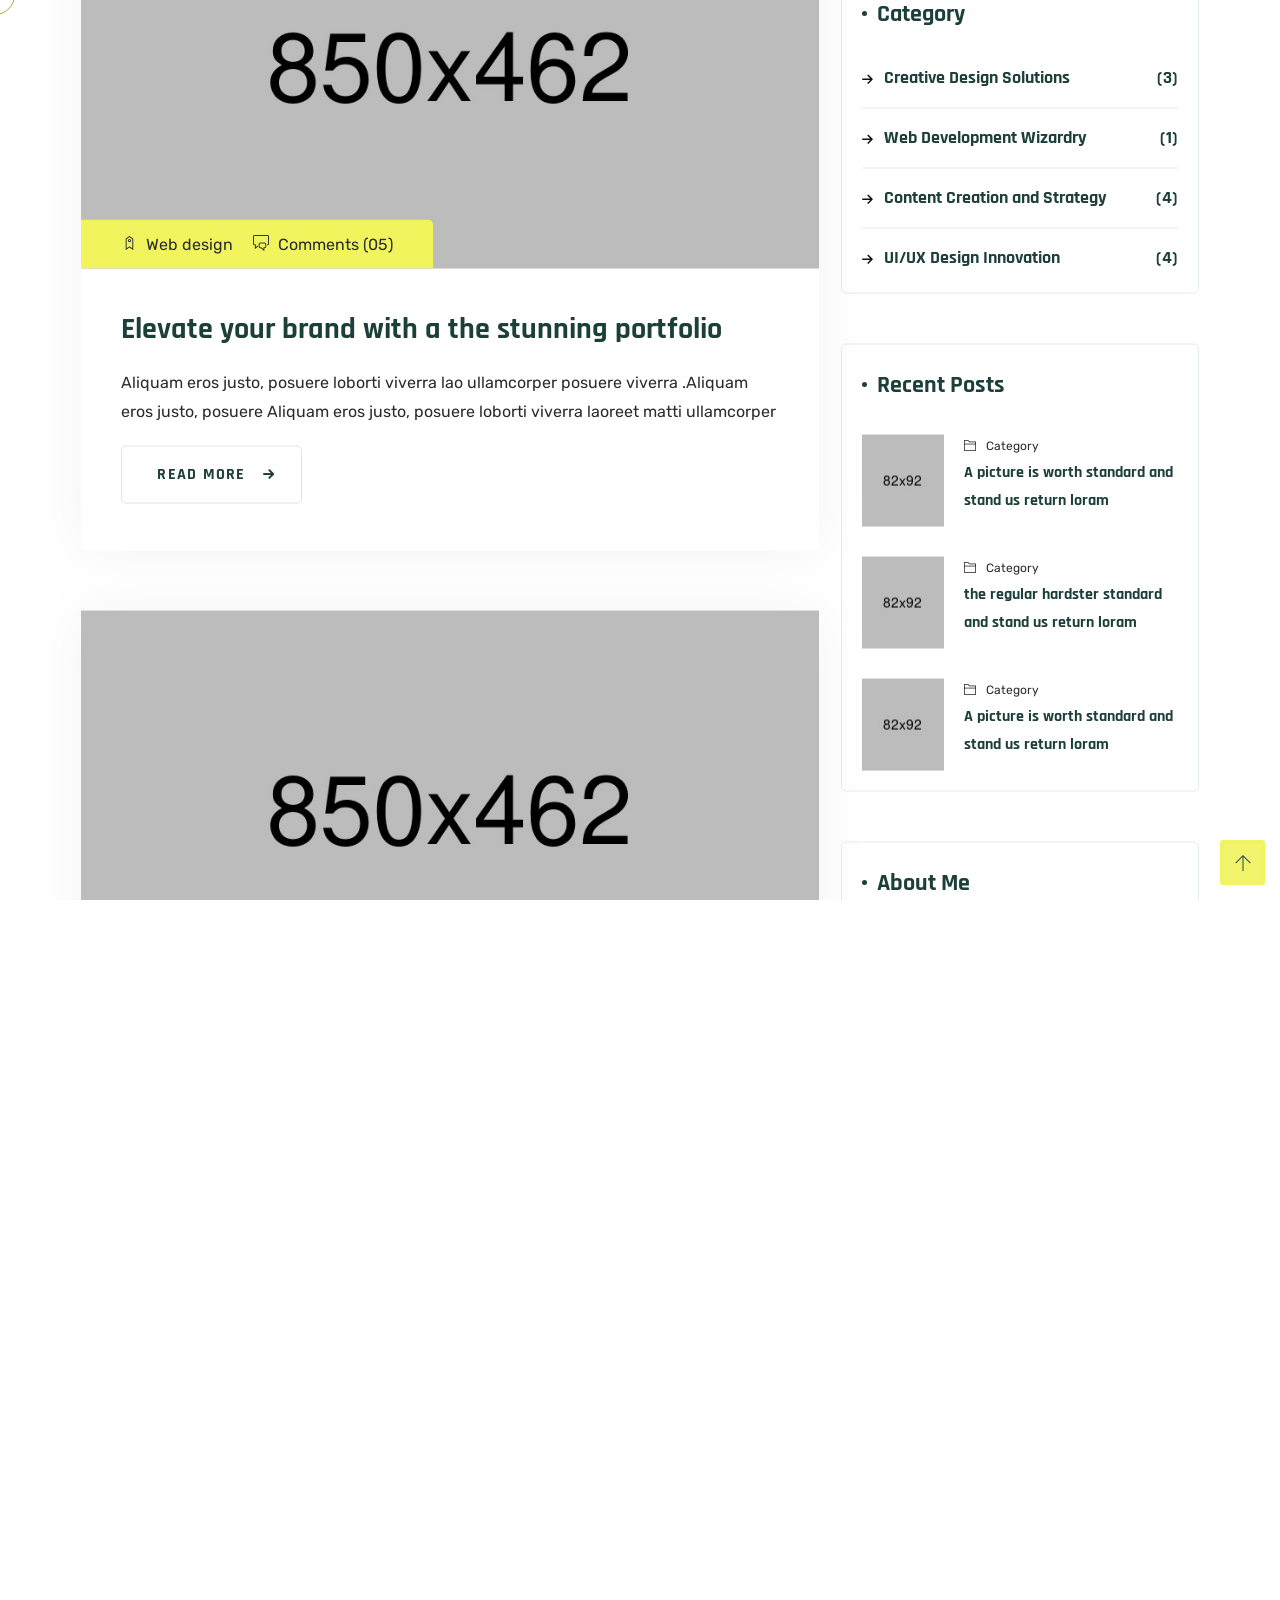
<file: blog.html>
<!DOCTYPE html>
<html lang="en">

<head>
    <meta charset="utf-8">
    <meta http-equiv="X-UA-Compatible" content="IE=edge">
    <meta name="viewport" content="width=device-width, initial-scale=1">
    <meta name="author" content="DesignCurved">
    <link rel="shortcut icon" type="image/png" href="assets/images/favicon.png">
    <title> ZeroOne Labs - Building the Future of Technology</title>
    <!--**************** Icon Css ****************-->
    <link href="assets/css/themify-icons.css" rel="stylesheet">
    <link href="assets/css/icomoon.css" rel="stylesheet">
    <!--**************** bootstrap Css ****************-->
    <link href="assets/css/bootstrap.min.css" rel="stylesheet">
    <!--**************** animate Css ****************-->
    <link href="assets/css/animate.css" rel="stylesheet">
    <!--**************** All Slider Css ****************-->
    <link href="assets/css/owl.carousel.css" rel="stylesheet">
    <link href="assets/css/owl.theme.css" rel="stylesheet">
    <link href="assets/css/slick.css" rel="stylesheet">
    <link href="assets/css/slick-theme.css" rel="stylesheet">
    <link href="assets/css/swiper.min.css" rel="stylesheet">
    <!--**************** Others Plugin Css ****************-->
    <link href="assets/css/meanmenu.css" rel="stylesheet">
    <link href="assets/css/nice-select.css" rel="stylesheet">
    <link href="assets/css/owl.transitions.css" rel="stylesheet">
    <link href="assets/css/magnific-popup.css" rel="stylesheet">
    <link href="assets/css/jquery.fancybox.css" rel="stylesheet">
    <link href="assets/css/odometer-theme-default.css" rel="stylesheet">
    <link href="assets/sass/style.css" rel="stylesheet">
</head>

<body>

    <!-- start page-wrap -->
    <div class="page-wrap">
        <!-- start preloader -->
        <div class="preloader">
            <div class="loader">
                <span></span>
                <span></span>
                <span></span>
                <span></span>
            </div>
        </div>
        <!-- end preloader -->
        <div class="smooth-scrool-animate" id="smooth-animate"></div>
        <div id="smooth-page-wrapper">
            <div id="smooth-page-content">
                <header class="cp-header-area cp-header-style-2">
                    <div id="cp-header-sticky" class="menu-area">
                        <div class="container">
                            <div class="second-menu">
                                <div class="row align-items-center">
                                    <div class="col-xl-2 col-lg-2 col-md-5 col-5">
                                        <div class="logo">
                                            <a href="index.html"><img src="assets/images/logo.png" alt="logo"></a>
                                        </div>
                                    </div>
                                    <div class="col-xl-7 col-lg-7 col-md-1 col-1 text-right text-xl-right">
                                        <div class="main-menu">
                                            <nav id="mobile-menu">
                                                <ul class="nav">
                                                    <li class="has-submenu">
                                                        <a href="index.html">Home</a>
                                                        <ul class="sub-menu">
                                                            <li><a href="index.html">Home Page S1</a></li>
                                                            <li><a href="index-2.html">Home Page S2</a></li>
                                                            <li><a href="index-3.html">Home Page S3</a></li>
                                                            <li><a href="index-4.html">Home Page S4</a></li>
                                                            <li><a href="index-5.html">Home Page S5</a></li>
                                                        </ul>
                                                    </li>
                                                    <li><a href="about.html">About Us</a></li>
                                                    <li class="has-submenu"><a href="service.html">Services</a>
                                                        <ul class="sub-menu">
                                                            <li><a href="service.html">Services</a></li>
                                                            <li><a href="service-single.html">Services Single</a></li>
                                                        </ul>
                                                    </li>
                                                    <li class="has-submenu"><a href="portfolio.html">Portfolio</a>
                                                        <ul class="sub-menu">
                                                            <li><a href="portfolio.html">Portfolio</a></li>
                                                            <li><a href="portfolio-single.html">Portfolio Single</a></li>
                                                        </ul>
                                                    </li>
                                                    <li class="has-submenu">
                                                        <a href="index.html">Blog</a>
                                                        <ul class="sub-menu">
                                                            <li><a href="blog.html">Blog right sidebar</a>
                                                            </li>
                                                            <li><a href="blog-left-sidebar.html">Blog left sidebar</a>
                                                            </li>
                                                            <li><a href="blog-fullwidth.html">Blog fullwidth</a></li>
                                                            <li><a href="blog-single.html">Blog Single</a></li>
                                                            <li><a href="blog-single-left-sidebar.html">Blog Single Left</a></li>
                                                            <li><a href="blog-single-fullwidth.html">Blog Single fullwidth</a></li>
                                                        </ul>
                                                    </li>
                                                    <li><a href="contact.html">Contact</a></li>
                                                </ul>
                                            </nav>
                                        </div>
                                    </div>
                                    <div class="col-xl-3 col-lg-3 col-md-6 col-6 text-left">
                                        <div class="cp-header-area-right">
                                            <a href="about.html" class="ch-btn-style-2"><span>Read More</span></a>
                                        </div>
                                    </div>
                                    <div class="col-12">
                                        <div class="mobile-menu"></div>
                                    </div>
                                </div>
                            </div>
                        </div>
                    </div>
                </header>
                <!-- end of header -->

                <!-- start page-title -->
                <section class="page-title">
                    <div class="container">
                        <div class="row">
                            <div class="col col-xs-12">
                                <div class="breadcumb-wrap">
                                    <h2>Blog Classic</h2>
                                    <ol>
                                        <li><a href="index.html"><i class="icon-36"></i> Home</a></li>
                                        <li>Blog Classic</li>
                                    </ol>
                                </div>
                            </div>
                        </div>
                    </div>
                </section>
                <!-- end page-title -->

                <!-- start blog-page-area -->
                <section class="blog-page-area ptb-120">
                    <div class="container">
                        <div class="row">
                            <div class="col col-lg-8 col-md-12 col-12">
                                <div class="blog-page-left">
                                    <div class="blog-item">
                                        <div class="blog-img">
                                            <img src="assets/images/blog/blog-11.jpg" alt="">
                                            <ul>
                                                <li><i class="ti-tag"></i> Web design</li>
                                                <li><i class="ti-comments"></i> Comments (05)</li>
                                            </ul>
                                        </div>
                                        <div class="blog-content">
                                            <h2><a href="blog-single.html">Elevate your brand with a the stunning portfolio</a></h2>
                                            <p>Aliquam eros justo, posuere loborti viverra lao ullamcorper posuere viverra .Aliquam eros justo, posuere Aliquam eros justo, posuere loborti viverra laoreet matti ullamcorper</p>
                                            <a class="ch-btn-style-3 ch-btn-animated" href="blog-single.html">Read More</a>
                                        </div>
                                    </div>
                                    <div class="blog-item">
                                        <div class="blog-img">
                                            <img src="assets/images/blog/blog-12.jpg" alt="">
                                            <ul>
                                                <li><i class="ti-tag"></i> Web design</li>
                                                <li><i class="ti-comments"></i> Comments (05)</li>
                                            </ul>
                                        </div>
                                        <div class="blog-content">
                                            <h2><a href="blog-single.html">Crafting portfolios that inspire success</a></h2>
                                            <p>Aliquam eros justo, posuere loborti viverra lao ullamcorper posuere viverra .Aliquam eros justo, posuere Aliquam eros justo, posuere loborti viverra laoreet matti ullamcorper</p>
                                            <a class="ch-btn-style-3 ch-btn-animated" href="blog-single.html">Read More</a>
                                        </div>
                                    </div>
                                    <div class="blog-item">
                                        <div class="blog-img">
                                            <img src="assets/images/blog/blog-13.jpg" alt="">
                                            <ul>
                                                <li><i class="ti-tag"></i> Web design</li>
                                                <li><i class="ti-comments"></i> Comments (05)</li>
                                            </ul>
                                        </div>
                                        <div class="blog-content">
                                            <h2><a href="blog-single.html">Stand out from the crowd with a professional portfolio</a></h2>
                                            <p>Aliquam eros justo, posuere loborti viverra lao ullamcorper posuere viverra .Aliquam eros justo, posuere Aliquam eros justo, posuere loborti viverra laoreet matti ullamcorper</p>
                                            <a class="ch-btn-style-3 ch-btn-animated" href="blog-single.html">Read More</a>
                                        </div>
                                    </div>
                                    <div class="pagination-wrapper pagination-wrapper-center">
                                        <ul class="pg-pagination">
                                            <li>
                                                <a href="#" aria-label="Previous">
                                                    <i class="ti-arrow-left"></i>
                                                </a>
                                            </li>
                                            <li class="active"><a href="#">1</a></li>
                                            <li><a href="#">2</a></li>
                                            <li><a href="#">3</a></li>
                                            <li>
                                                <a href="#" aria-label="Next">
                                                    <i class="ti-arrow-right"></i>
                                                </a>
                                            </li>
                                        </ul>
                                    </div>
                                </div>
                            </div>
                            <div class="col-lg-4 col-md-8 col-12">
                                <div class="blog-sidebar">
                                    <div class="search-widget">
                                        <form>
                                            <div>
                                                <input type="text" class="form-control" placeholder="Search Here">
                                                <button type="submit"><i class="ti-search"></i></button>
                                            </div>
                                        </form>
                                    </div>
                                    <div class="category-widget widget">
                                        <h3>Category</h3>
                                        <ul>
                                            <li><a href="blog-single.html"><span><i class="icon-arrow"></i>Creative Design Solutions</span> (3)</a></li>
                                            <li><a href="blog-single.html"><span><i class="icon-arrow"></i>Web Development Wizardry</span> (1)</a></li>
                                            <li><a href="blog-single.html"><span><i class="icon-arrow"></i>Content Creation and Strategy</span> (4)</a></li>
                                            <li><a href="blog-single.html"><span><i class="icon-arrow"></i>UI/UX Design Innovation</span> (4)</a></li>
                                        </ul>
                                    </div>
                                    <div class="recent-post widget">
                                        <h3>Recent Posts</h3>
                                        <div class="post">
                                            <div class="post-img">
                                                <img src="assets/images/recent-post/img-1.jpg" alt="">
                                            </div>
                                            <div class="post-content">
                                                <ul>
                                                    <li><i class="ti-folder"></i></li>
                                                    <li>Category</li>
                                                </ul>
                                                <h4><a href="blog-single.html">A picture is worth standard and stand us return loram</a></h4>
                                            </div>
                                        </div>
                                        <div class="post">
                                            <div class="post-img">
                                                <img src="assets/images/recent-post/img-2.jpg" alt="">
                                            </div>
                                            <div class="post-content">
                                                <ul>
                                                    <li><i class="ti-folder"></i></li>
                                                    <li>Category</li>
                                                </ul>
                                                <h4><a href="blog-single.html">the regular hardster standard and stand us return loram</a></h4>
                                            </div>
                                        </div>
                                        <div class="post">
                                            <div class="post-img">
                                                <img src="assets/images/recent-post/img-3.jpg" alt="">
                                            </div>
                                            <div class="post-content">
                                                <ul>
                                                    <li><i class="ti-folder"></i></li>
                                                    <li>Category</li>
                                                </ul>
                                                <h4><a href="blog-single.html">A picture is worth standard and stand us return loram</a></h4>
                                            </div>
                                        </div>
                                    </div>
                                    <div class="widget about-widget">
                                        <h3>About Me</h3>
                                        <div class="img-holder">
                                            <img src="assets/images/blog/about.png" alt>
                                        </div>
                                        <h4>fazil Tora smarle</h4>
                                        <p>Aliquam eros justo, posuere loborti viverra ullamcorper posuere viverra .Aliquam eros justo, posuere </p>
                                        <div class="social">
                                            <ul class="clearfix">
                                                <li><a href="#"><i class="ti-facebook"></i></a></li>
                                                <li><a href="#"><i class="ti-twitter-alt"></i></a></li>
                                                <li><a href="#"><i class="ti-linkedin"></i></a></li>
                                            </ul>
                                        </div>
                                    </div>
                                    <div class="tag-widget widget">
                                        <h3>Popular Tags</h3>
                                        <ul>
                                            <li><a href="blog-single.html">All Project</a></li>
                                            <li><a href="blog-single.html">Architecher</a></li>
                                            <li><a href="blog-single.html">Graphics</a></li>
                                            <li><a href="blog-single.html">Interiour</a></li>
                                            <li><a href="blog-single.html">Starts</a></li>
                                            <li><a href="blog-single.html">Start shape</a></li>
                                        </ul>
                                    </div>
                                </div>
                            </div>
                        </div>
                    </div>
                </section>
                <!-- end blog-section -->

                <!-- start of footer-section -->
                <footer class="footer-section style-2">
                    <div class="upper-footer">
                        <div class="container">
                            <div class="row">
                                <div class="col col-lg-3 col-md-6 col-sm-12 col-12">
                                    <div class="widget about-widget">
                                        <div class="logo widget-title">
                                            <img src="assets/images/logo2.png" alt="logo">
                                        </div>
                                        <p>Lorem Ipsum is simply is dumiomy is text Lorem Ipsum is simply</p>
                                        <div class="widget social-widget p-0">
                                            <ul>
                                                <li><a href="#"><i class="ti-facebook"></i></a></li>
                                                <li><a href="#"><i class="ti-instagram"></i></a></li>
                                                <li><a href="#"><i class="ti-twitter-alt"></i></a></li>
                                                <li><a href="#"><i class="ti-pinterest"></i></a></li>
                                            </ul>
                                        </div>
                                    </div>
                                </div>
                                <div class="col col-xl-3 col-lg-2 col-md-6 col-sm-12 col-12">
                                    <div class="widget link-widget">
                                        <div class="widget-title">
                                            <h3>Our Services</h3>
                                        </div>
                                        <ul>
                                            <li><a href="index.html">Home</a></li>
                                            <li><a href="service.html">Services</a></li>
                                            <li><a href="portfolio.html">Portfolio</a></li>
                                            <li><a href="blog.html">Blog</a></li>
                                        </ul>
                                    </div>
                                </div>
                                <div class="col col-lg-3 col-md-6 col-sm-12 col-12">
                                    <div class="widget contact-widget">
                                        <div class="widget-title">
                                            <h3>Address</h3>
                                        </div>
                                        <div class="contact-ft">
                                            <ul>
                                                <li><i class="icon-Group-7042"></i>(629) 555-0129</li>
                                                <li><i class="icon-Group-7043"></i>info@example.com</li>
                                                <li><i class="icon-Group-7044"></i>6391 Elgin St. Celina, 10299</li>
                                            </ul>
                                        </div>
                                    </div>
                                </div>
                                <div class="col col-xl-3 col-lg-3 col-md-6 col-sm-12 col-12">
                                    <div class="widget subscribe">
                                        <div class="widget-title">
                                            <h3>Get Free Estimate</h3>
                                        </div>
                                        <form action="#">
                                            <div class="form-field">
                                                <input type="email" placeholder="Your e-mail address" id="email"
                                                    required>
                                                <button type="submit"><i class="icon-flyer"></i></button>
                                            </div>
                                        </form>
                                    </div>
                                </div>
                            </div>
                        </div> <!-- end container -->
                    </div>
                    <div class="lower-footer">
                        <div class="container">
                            <div class="row align-items-center">
                                <div class="col col-lg-6 col-12">
                                    <div class="copy-right">
                                        <p class="copyright"> &copy; 2024 <a href="index.html">DesignCurved</a>, All
                                            Rights
                                            Reserved.</p>
                                    </div>
                                </div>
                                <div class="col col-lg-6 col-12">
                                    <ul class="lower-footer-link">
                                        <li><a href="contact.html">Trams & Condition</a></li>
                                        <li><a href="contact.html">Privacy Policy</a></li>
                                        <li><a href="contact.html">Contact Us</a></li>
                                    </ul>
                                </div>
                            </div>
                        </div>
                    </div>
                </footer>
                <!-- end of site-footer-section -->
            </div>
        </div>

        <!-- mouse-mover -->
        <div class="mouse-circle-mover"></div>
        <div class="mouse-circle-mover-follow"></div>

    </div>
    <!-- end of page-wrap -->

    <!-- All JavaScript files Here
    ********************************************* -->
    <!-- jquery Plugins -->
    <script src="assets/js/jquery.min.js"></script>
    <!--**************** Bootstrap Plugins ****************-->
    <script src="assets/js/bootstrap.bundle.min.js"></script>
    <!--**************** modernizr Plugins ****************-->
    <script src="assets/js/modernizr.custom.js"></script>
    <!--**************** our-plugin-bundle ****************-->
    <script src="assets/js/our-plugin-bundle.js"></script>
    <!--**************** mobail meanmenu ****************-->
    <script src="assets/js/jquery.meanmenu.min.js"></script>
    <!--**************** all script file this template ****************-->
    <script src="assets/js/all-gsap-activation.js"></script>
    <script src="assets/js/script.js"></script>
</body>

</html>
</file>
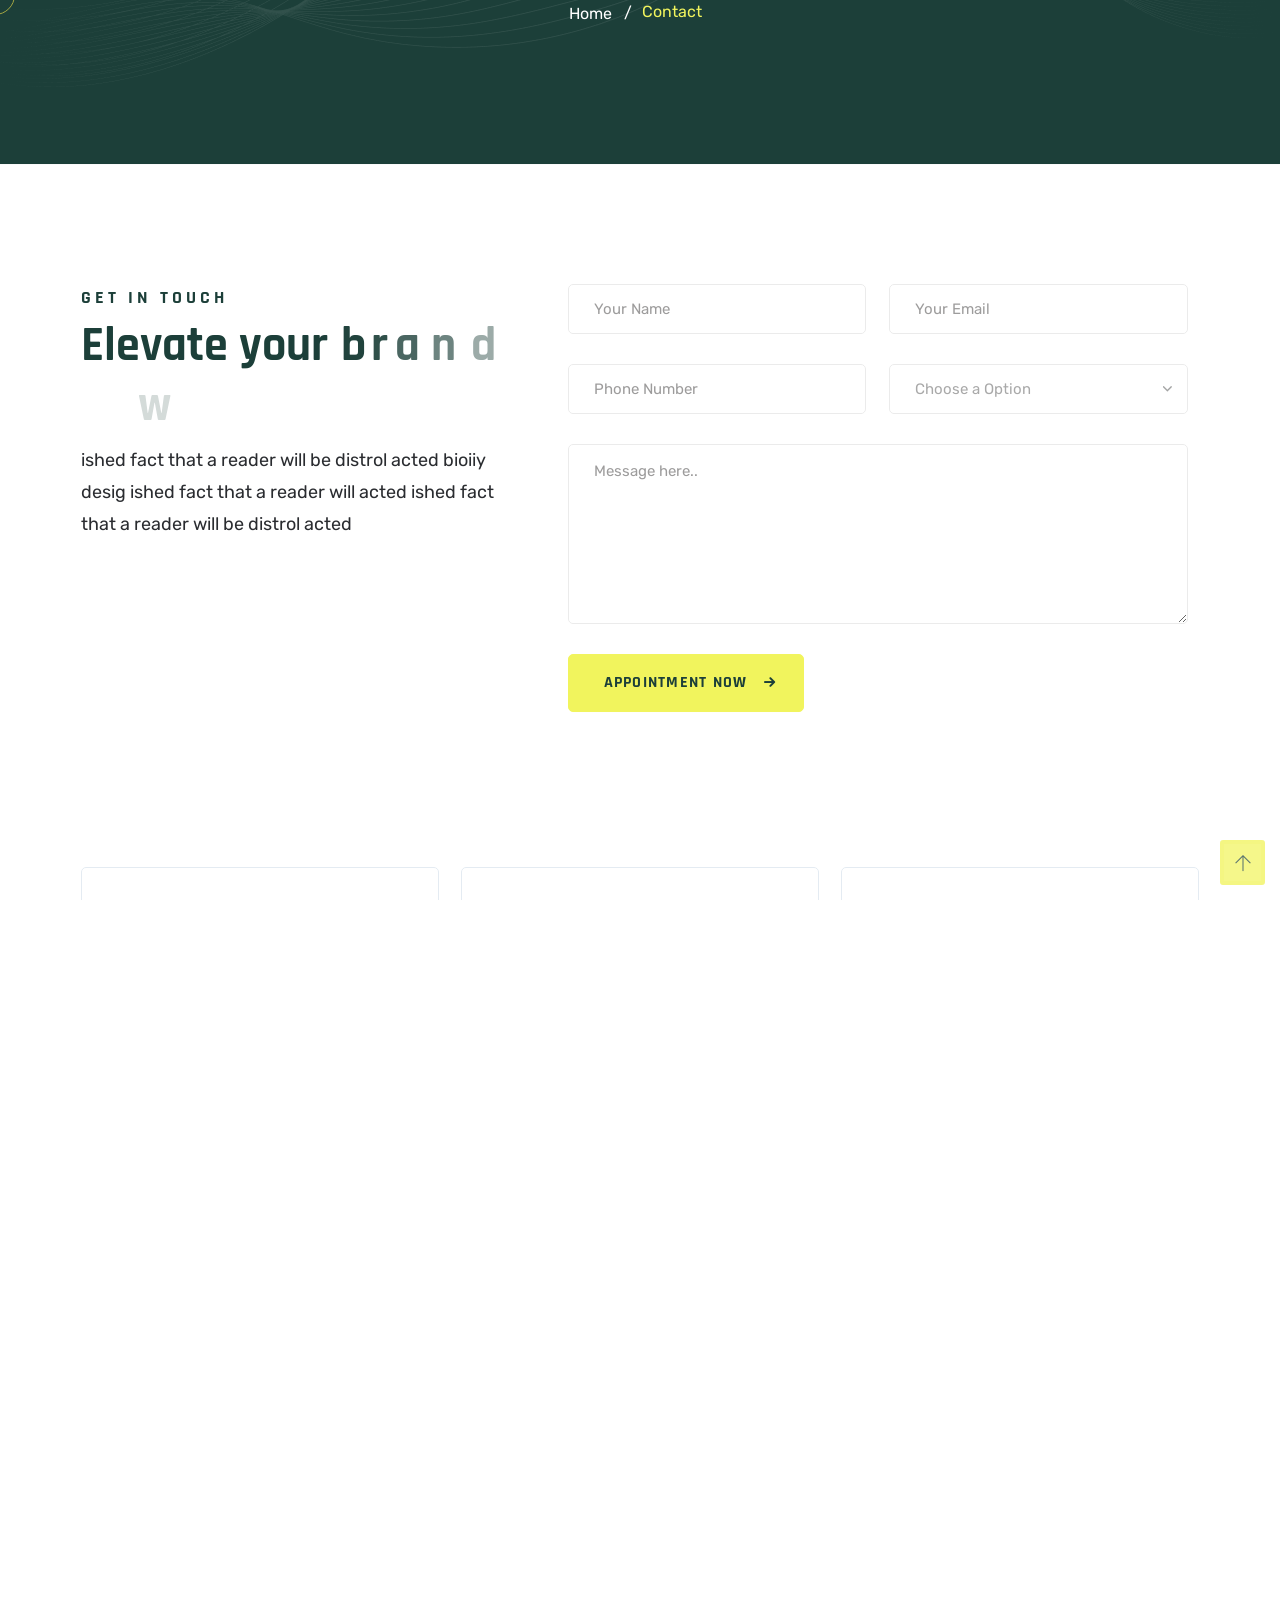
<file: contact.html>
<!DOCTYPE html>
<html lang="en">

<head>
    <meta charset="utf-8">
    <meta http-equiv="X-UA-Compatible" content="IE=edge">
    <meta name="viewport" content="width=device-width, initial-scale=1">
    <meta name="author" content="DesignCurved">
    <link rel="shortcut icon" type="image/png" href="assets/images/favicon.png">
    <title> ZeroOne Labs - Building the Future of Technology</title>
    <!--**************** Icon Css ****************-->
    <link href="assets/css/themify-icons.css" rel="stylesheet">
    <link href="assets/css/icomoon.css" rel="stylesheet">
    <!--**************** bootstrap Css ****************-->
    <link href="assets/css/bootstrap.min.css" rel="stylesheet">
    <!--**************** animate Css ****************-->
    <link href="assets/css/animate.css" rel="stylesheet">
    <!--**************** All Slider Css ****************-->
    <link href="assets/css/owl.carousel.css" rel="stylesheet">
    <link href="assets/css/owl.theme.css" rel="stylesheet">
    <link href="assets/css/slick.css" rel="stylesheet">
    <link href="assets/css/slick-theme.css" rel="stylesheet">
    <link href="assets/css/swiper.min.css" rel="stylesheet">
    <!--**************** Others Plugin Css ****************-->
    <link href="assets/css/meanmenu.css" rel="stylesheet">
    <link href="assets/css/nice-select.css" rel="stylesheet">
    <link href="assets/css/owl.transitions.css" rel="stylesheet">
    <link href="assets/css/magnific-popup.css" rel="stylesheet">
    <link href="assets/css/jquery.fancybox.css" rel="stylesheet">
    <link href="assets/css/odometer-theme-default.css" rel="stylesheet">
    <link href="assets/sass/style.css" rel="stylesheet">
</head>

<body>

    <!-- start page-wrap -->
    <div class="page-wrap">
        <!-- start preloader -->
        <div class="preloader">
            <div class="loader">
                <span></span>
                <span></span>
                <span></span>
                <span></span>
            </div>
        </div>
        <!-- end preloader -->
        <div class="smooth-scrool-animate" id="smooth-animate"></div>
        <div id="smooth-page-wrapper">
            <div id="smooth-page-content">
                <header class="cp-header-area cp-header-style-2">
                    <div id="cp-header-sticky" class="menu-area">
                        <div class="container">
                            <div class="second-menu">
                                <div class="row align-items-center">
                                    <div class="col-xl-2 col-lg-2 col-md-5 col-5">
                                        <div class="logo">
                                            <a href="index.html"><img src="assets/images/logo.png" alt="logo"></a>
                                        </div>
                                    </div>
                                    <div class="col-xl-7 col-lg-7 col-md-1 col-1 text-right text-xl-right">
                                        <div class="main-menu">
                                            <nav id="mobile-menu">
                                                <ul class="nav">
                                                    <li class="has-submenu">
                                                        <a href="index.html">Home</a>
                                                        <ul class="sub-menu">
                                                            <li><a href="index.html">Home Page</a></li>
                                                            <!-- <li><a href="index-2.html">Home Page S2</a></li>
                                                            <li><a href="index-3.html">Home Page S3</a></li>
                                                            <li><a href="index-4.html">Home Page S4</a></li>
                                                            <li><a href="index-5.html">Home Page S5</a></li> -->
                                                        </ul>
                                                    </li>
                                                    <li><a href="about.html">About Us</a></li>
                                                    <li class="has-submenu"><a href="service.html">Services</a>
                                                        <ul class="sub-menu">
                                                            <li><a href="service.html">Services</a></li>
                                                            <li><a href="service-single.html">Services Single</a></li>
                                                        </ul>
                                                    </li>
                                                    <li class="has-submenu"><a href="portfolio.html">Portfolio</a>
                                                        <ul class="sub-menu">
                                                            <li><a href="portfolio.html">Portfolio</a></li>
                                                            <li><a href="portfolio-single.html">Portfolio Single</a></li>
                                                        </ul>
                                                    </li>
                                                    <li class="has-submenu">
                                                        <a href="index.html">Blog</a>
                                                        <ul class="sub-menu">
                                                            <li><a href="blog.html">Blog right sidebar</a>
                                                            </li>
                                                            <li><a href="blog-left-sidebar.html">Blog left sidebar</a>
                                                            </li>
                                                            <li><a href="blog-fullwidth.html">Blog fullwidth</a></li>
                                                            <li><a href="blog-single.html">Blog Single</a></li>
                                                            <li><a href="blog-single-left-sidebar.html">Blog Single Left</a></li>
                                                            <li><a href="blog-single-fullwidth.html">Blog Single fullwidth</a></li>
                                                        </ul>
                                                    </li>
                                                    <li><a href="contact.html">Contact</a></li>
                                                </ul>
                                            </nav>
                                        </div>
                                    </div>
                                    <div class="col-xl-3 col-lg-3 col-md-6 col-6 text-left">
                                        <div class="cp-header-area-right">
                                            <a href="about.html" class="ch-btn-style-2"><span>Read More</span></a>
                                        </div>
                                    </div>
                                    <div class="col-12">
                                        <div class="mobile-menu"></div>
                                    </div>
                                </div>
                            </div>
                        </div>
                    </div>
                </header>
                <!-- end of header -->

                <!-- start page-title -->
                <section class="page-title">
                    <div class="container">
                        <div class="row">
                            <div class="col col-xs-12">
                                <div class="breadcumb-wrap">
                                    <h2>Contact</h2>
                                    <ol>
                                        <li><a href="index.html"><i class="icon-36"></i> Home</a></li>
                                        <li>Contact</li>
                                    </ol>
                                </div>
                            </div>
                        </div>
                    </div>
                </section>
                <!-- end page-title -->

                <!-- start contact-pg-section -->
                <section class="contact-pg-section section-padding">
                    <div class="container">
                        <div class="row">
                            <div class="col col-lg-5 col-12">
                                <div class="contact-title">
                                    <div class="ch-top-title-s3">
                                        <span>GET IN TOUCH</span>
                                        <h2 class="site-split-text ch-split-in-right">Elevate your brand with a the
                                        </h2>
                                        <p>ished fact that a reader will be distrol acted bioiiy desig ished fact that a
                                            reader will acted ished fact that a reader will be distrol acted </p>
                                    </div>
                                </div>
                            </div>
                            <div class="col col-lg-7 col-12">
                                <div class="contact-form-area">
                                    <form method="post" class="contact-activation" id="contact-form-mejor"
                                        novalidate="novalidate">
                                        <div class="row">
                                            <div class="col-md-6 col-12 form-field">
                                                <input type="text" class="form-control" name="name" id="name"
                                                    placeholder="Your Name" autocomplete="name">
                                            </div>
                                            <div class="col-md-6 col-12 form-field">
                                                <input type="email" class="form-control" name="email" id="email"
                                                    placeholder="Your Email">
                                            </div>
                                            <div class="col-md-6 col-12 form-field">
                                                <input type="text" class="form-control" name="phone" id="phone"
                                                    placeholder="Phone Number">
                                            </div>
                                            <div class="col-md-6 col-12 form-field">
                                                <select name="subject" class="form-control">
                                                    <option disabled="disabled" selected="">Choose a Option</option>
                                                    <option>web design</option>
                                                    <option>Development</option>
                                                    <option>UX/UI</option>
                                                </select>
                                            </div>
                                            <div class="col-md-12 col-12 form-field">
                                                <textarea class="form-control" name="note" id="note"
                                                    placeholder="Message here.."></textarea>
                                            </div>
                                            <div class="col-md-12 col-12">
                                                <div class="submit-area">
                                                    <button type="submit" class="ch-btn-style-2"><span>Appointment
                                                            Now</span></button>
                                                    <div id="loader">
                                                        <i class="ti-reload"></i>
                                                    </div>
                                                </div>
                                            </div>
                                        </div>
                                        <div class="clearfix error-handling-messages">
                                            <div id="success">Thank you! Massage Sended</div>
                                            <div id="error"> Error occurred while sending email. Please try again
                                                later. </div>
                                        </div>
                                    </form>
                                </div>
                            </div>
                        </div>
                        <div class="office-info ptb-120">
                            <div class="row">
                                <div class="col col-xl-4 col-lg-6 col-md-6 col-12">
                                    <div class="office-info-item">
                                        <div class="office-info-icon">
                                            <div class="icon">
                                                <i class="icon-Group-7044"></i>
                                            </div>
                                        </div>
                                        <div class="office-info-text">
                                            <h2>Address</h2>
                                            <p>Frankfurt Germany</p>
                                        </div>
                                    </div>
                                </div>
                                <div class="col col-xl-4 col-lg-6 col-md-6 col-12">
                                    <div class="office-info-item">
                                        <div class="office-info-icon">
                                            <div class="icon">
                                                <i class="icon-Group-7043"></i>
                                            </div>
                                        </div>
                                        <div class="office-info-text">
                                            <h2>E-mail</h2>
                                            <p>hasan@yourmail.com</p>
                                            <p>Suppport@emailhub.net.com</p>
                                        </div>
                                    </div>
                                </div>
                                <div class="col col-xl-4 col-lg-6 col-md-6 col-12">
                                    <div class="office-info-item">
                                        <div class="office-info-icon">
                                            <div class="icon">
                                                <i class="icon-Group-7042"></i>
                                            </div>
                                        </div>
                                        <div class="office-info-text">
                                            <h2>Call us</h2>
                                            <p>0000 - 000 - 000 00</p>
                                            <p>+1234 - 000</p>
                                        </div>
                                    </div>
                                </div>
                            </div>
                        </div>
                    </div> <!-- end container -->
                </section>
                <!-- end contact-pg-section -->

                <!-- start of footer-section -->
                <footer class="footer-section style-2">
                    <div class="upper-footer">
                        <div class="container">
                            <div class="row">
                                <div class="col col-lg-3 col-md-6 col-sm-12 col-12">
                                    <div class="widget about-widget">
                                        <div class="logo widget-title">
                                            <img src="assets/images/logo2.png" alt="logo">
                                        </div>
                                        <p>Building The Future Technology</p>
                                        <div class="widget social-widget p-0">
                                            <ul>
                                                <li><a href="#"><i class="ti-facebook"></i></a></li>
                                                <li><a href="#"><i class="ti-instagram"></i></a></li>
                                                <li><a href="#"><i class="ti-twitter-alt"></i></a></li>
                                                <li><a href="#"><i class="ti-pinterest"></i></a></li>
                                            </ul>
                                        </div>
                                    </div>
                                </div>
                                <div class="col col-xl-3 col-lg-2 col-md-6 col-sm-12 col-12">
                                    <div class="widget link-widget">
                                        <div class="widget-title">
                                            <h3>Our Services</h3>
                                        </div>
                                        <ul>
                                            <li><a href="index.html">Home</a></li>
                                            <li><a href="service.html">Services</a></li>
                                            <li><a href="portfolio.html">Portfolio</a></li>
                                            <li><a href="blog.html">Blog</a></li>
                                        </ul>
                                    </div>
                                </div>
                                <div class="col col-lg-3 col-md-6 col-sm-12 col-12">
                                    <div class="widget contact-widget">
                                        <div class="widget-title">
                                            <h3>Address</h3>
                                        </div>
                                        <div class="contact-ft">
                                            <ul>
                                                <li><i class="icon-Group-7042"></i>(629) 555-0129</li>
                                                <li><i class="icon-Group-7043"></i>info@example.com</li>
                                                <li><i class="icon-Group-7044"></i>6391 Elgin St. Celina, 10299</li>
                                            </ul>
                                        </div>
                                    </div>
                                </div>
                                <div class="col col-xl-3 col-lg-3 col-md-6 col-sm-12 col-12">
                                    <div class="widget subscribe">
                                        <div class="widget-title">
                                            <h3>Get Free Estimate</h3>
                                        </div>
                                        <form action="#">
                                            <div class="form-field">
                                                <input type="email" placeholder="Your e-mail address" id="email"
                                                    required>
                                                <button type="submit"><i class="icon-flyer"></i></button>
                                            </div>
                                        </form>
                                    </div>
                                </div>
                            </div>
                        </div> <!-- end container -->
                    </div>
                    <div class="lower-footer">
                        <div class="container">
                            <div class="row align-items-center">
                                <div class="col col-lg-6 col-12">
                                    <div class="copy-right">
                                        <p class="copyright"> &copy; 2024 <a href="index.html">DesignCurved</a>, All
                                            Rights
                                            Reserved.</p>
                                    </div>
                                </div>
                                <div class="col col-lg-6 col-12">
                                    <ul class="lower-footer-link">
                                        <li><a href="contact.html">Trams & Condition</a></li>
                                        <li><a href="contact.html">Privacy Policy</a></li>
                                        <li><a href="contact.html">Contact Us</a></li>
                                    </ul>
                                </div>
                            </div>
                        </div>
                    </div>
                </footer>
                <!-- end of site-footer-section -->
            </div>
        </div>

        <!-- mouse-mover -->
        <div class="mouse-circle-mover"></div>
        <div class="mouse-circle-mover-follow"></div>

    </div>
    <!-- end of page-wrap -->

    <!-- All JavaScript files Here
    ********************************************* -->
    <!-- jquery Plugins -->
    <script src="assets/js/jquery.min.js"></script>
    <!--**************** Bootstrap Plugins ****************-->
    <script src="assets/js/bootstrap.bundle.min.js"></script>
    <!--**************** modernizr Plugins ****************-->
    <script src="assets/js/modernizr.custom.js"></script>
    <!--**************** our-plugin-bundle ****************-->
    <script src="assets/js/our-plugin-bundle.js"></script>
    <!--**************** mobail meanmenu ****************-->
    <script src="assets/js/jquery.meanmenu.min.js"></script>
    <!--**************** all script file this template ****************-->
    <script src="assets/js/all-gsap-activation.js"></script>
    <script src="assets/js/script.js"></script>
</body>

</html>
</file>
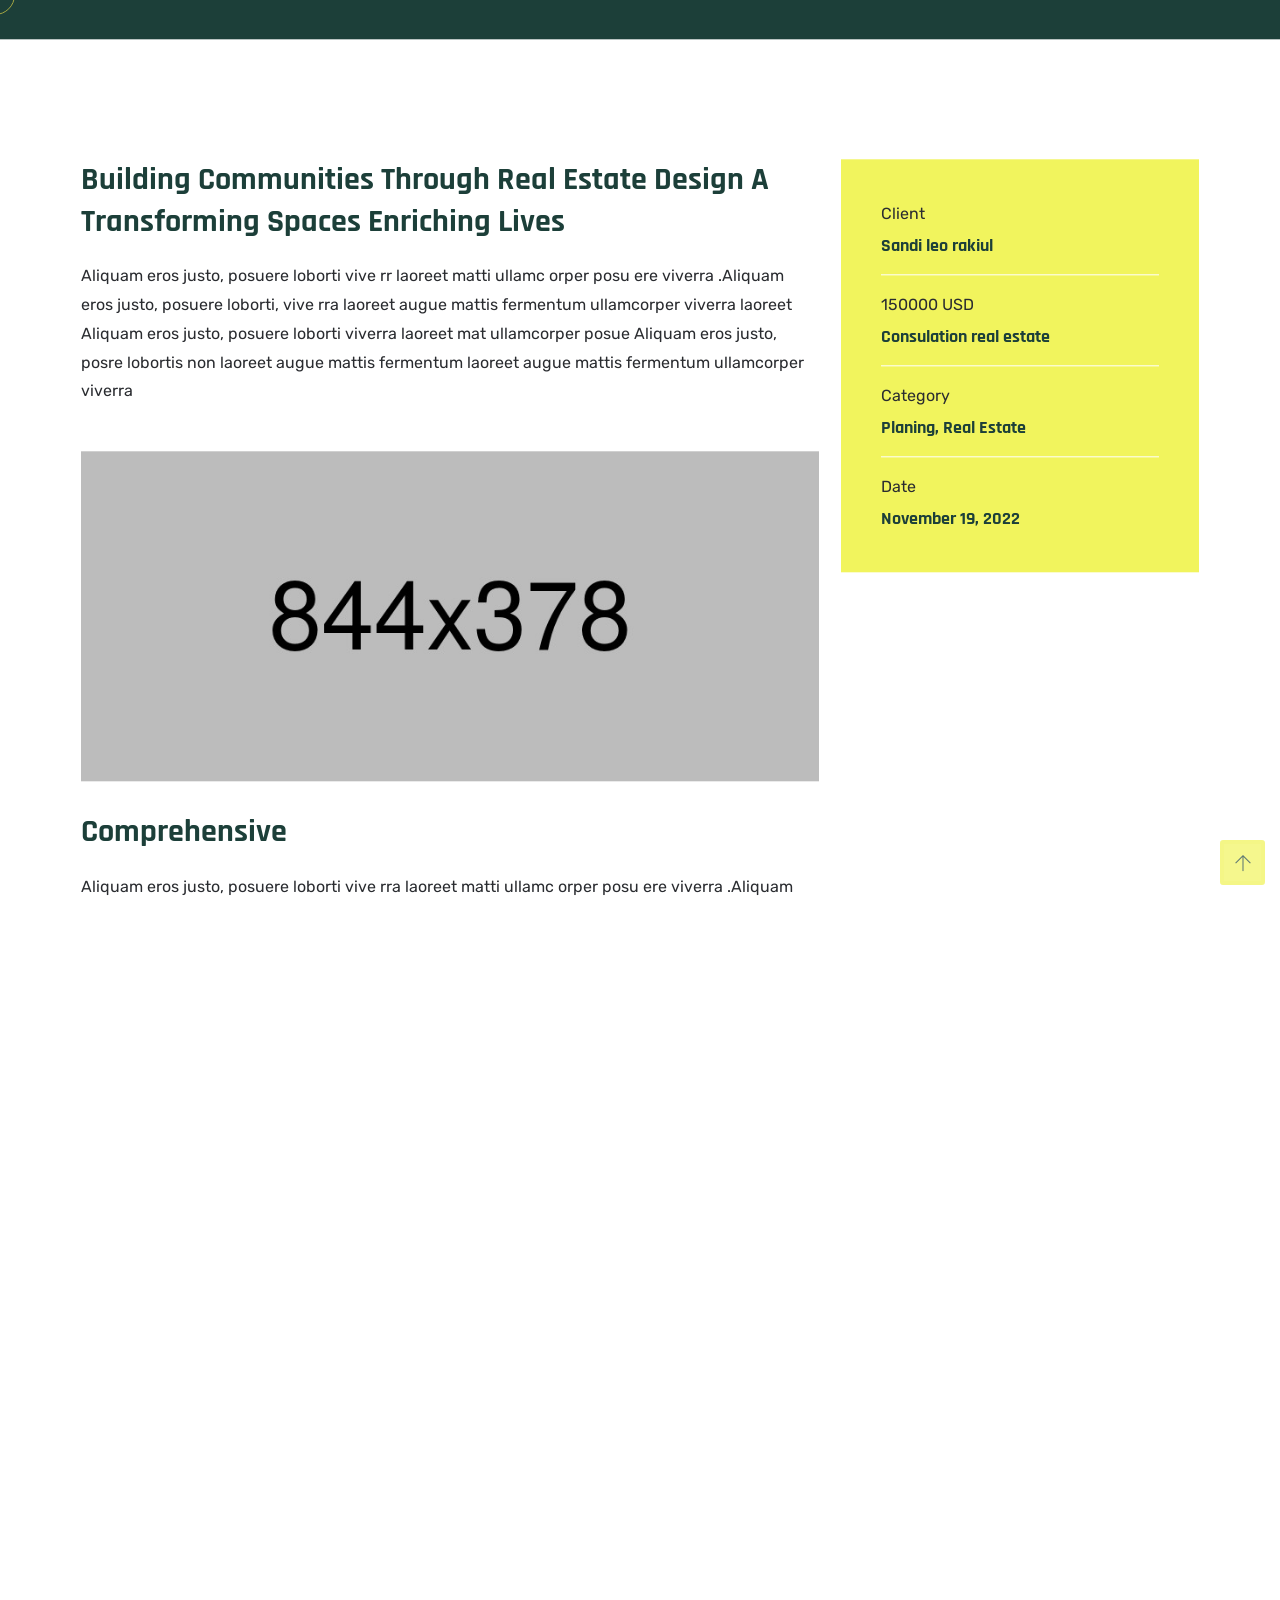
<file: portfolio-single.html>
<!DOCTYPE html>
<html lang="en">

<head>
    <meta charset="utf-8">
    <meta http-equiv="X-UA-Compatible" content="IE=edge">
    <meta name="viewport" content="width=device-width, initial-scale=1">
    <meta name="author" content="DesignCurved">
    <link rel="shortcut icon" type="image/png" href="assets/images/favicon.png">
    <title> ZeroOne Labs - Building the Future of Technology</title>
    <!--**************** Icon Css ****************-->
    <link href="assets/css/themify-icons.css" rel="stylesheet">
    <link href="assets/css/icomoon.css" rel="stylesheet">
    <!--**************** bootstrap Css ****************-->
    <link href="assets/css/bootstrap.min.css" rel="stylesheet">
    <!--**************** animate Css ****************-->
    <link href="assets/css/animate.css" rel="stylesheet">
    <!--**************** All Slider Css ****************-->
    <link href="assets/css/owl.carousel.css" rel="stylesheet">
    <link href="assets/css/owl.theme.css" rel="stylesheet">
    <link href="assets/css/slick.css" rel="stylesheet">
    <link href="assets/css/slick-theme.css" rel="stylesheet">
    <link href="assets/css/swiper.min.css" rel="stylesheet">
    <!--**************** Others Plugin Css ****************-->
    <link href="assets/css/meanmenu.css" rel="stylesheet">
    <link href="assets/css/nice-select.css" rel="stylesheet">
    <link href="assets/css/owl.transitions.css" rel="stylesheet">
    <link href="assets/css/magnific-popup.css" rel="stylesheet">
    <link href="assets/css/jquery.fancybox.css" rel="stylesheet">
    <link href="assets/css/odometer-theme-default.css" rel="stylesheet">
    <link href="assets/sass/style.css" rel="stylesheet">
</head>

<body>

    <!-- start page-wrap -->
    <div class="page-wrap">
        <!-- start preloader -->
        <div class="preloader">
            <div class="loader">
                <span></span>
                <span></span>
                <span></span>
                <span></span>
            </div>
        </div>
        <!-- end preloader -->
        <div class="smooth-scrool-animate" id="smooth-animate"></div>
        <div id="smooth-page-wrapper">
            <div id="smooth-page-content">
                <header class="cp-header-area cp-header-style-2">
                    <div id="cp-header-sticky" class="menu-area">
                        <div class="container">
                            <div class="second-menu">
                                <div class="row align-items-center">
                                    <div class="col-xl-2 col-lg-2 col-md-5 col-5">
                                        <div class="logo">
                                            <a href="index.html"><img src="assets/images/logo.png" alt="logo"></a>
                                        </div>
                                    </div>
                                    <div class="col-xl-7 col-lg-7 col-md-1 col-1 text-right text-xl-right">
                                        <div class="main-menu">
                                            <nav id="mobile-menu">
                                                <ul class="nav">
                                                    <li class="has-submenu">
                                                        <a href="index.html">Home</a>
                                                        <ul class="sub-menu">
                                                            <li><a href="index.html">Home Page S1</a></li>
                                                            <li><a href="index-2.html">Home Page S2</a></li>
                                                            <li><a href="index-3.html">Home Page S3</a></li>
                                                            <li><a href="index-4.html">Home Page S4</a></li>
                                                            <li><a href="index-5.html">Home Page S5</a></li>
                                                        </ul>
                                                    </li>
                                                    <li><a href="about.html">About Us</a></li>
                                                    <li class="has-submenu"><a href="service.html">Services</a>
                                                        <ul class="sub-menu">
                                                            <li><a href="service.html">Services</a></li>
                                                            <li><a href="service-single.html">Services Single</a></li>
                                                        </ul>
                                                    </li>
                                                    <li class="has-submenu"><a href="portfolio.html">Portfolio</a>
                                                        <ul class="sub-menu">
                                                            <li><a href="portfolio.html">Portfolio</a></li>
                                                            <li><a href="portfolio-single.html">Portfolio Single</a></li>
                                                        </ul>
                                                    </li>
                                                    <li class="has-submenu">
                                                        <a href="index.html">Blog</a>
                                                        <ul class="sub-menu">
                                                            <li><a href="blog.html">Blog right sidebar</a>
                                                            </li>
                                                            <li><a href="blog-left-sidebar.html">Blog left sidebar</a>
                                                            </li>
                                                            <li><a href="blog-fullwidth.html">Blog fullwidth</a></li>
                                                            <li><a href="blog-single.html">Blog Single</a></li>
                                                            <li><a href="blog-single-left-sidebar.html">Blog Single Left</a></li>
                                                            <li><a href="blog-single-fullwidth.html">Blog Single fullwidth</a></li>
                                                        </ul>
                                                    </li>
                                                    <li><a href="contact.html">Contact</a></li>
                                                </ul>
                                            </nav>
                                        </div>
                                    </div>
                                    <div class="col-xl-3 col-lg-3 col-md-6 col-6 text-left">
                                        <div class="cp-header-area-right">
                                            <a href="about.html" class="ch-btn-style-2"><span>Read More</span></a>
                                        </div>
                                    </div>
                                    <div class="col-12">
                                        <div class="mobile-menu"></div>
                                    </div>
                                </div>
                            </div>
                        </div>
                    </div>
                </header>
                <!-- end of header -->

                <!-- start page-title -->
                <section class="page-title">
                    <div class="container">
                        <div class="row">
                            <div class="col col-xs-12">
                                <div class="breadcumb-wrap">
                                    <h2>Portfolio Details</h2>
                                    <ol>
                                        <li><a href="index.html"><i class="icon-36"></i> Home</a></li>
                                        <li>Portfolio Details</li>
                                    </ol>
                                </div>
                            </div>
                        </div>
                    </div>
                </section>
                <!-- end page-title -->

                <div class="portfolio-single ptb-120">

                    <div class="container">
                        <div class="row">
                            <div class="col-lg-8 col-12">
                                <div class="portfolio-details">
                                    <h2>Building communities through real estate design a Transforming spaces enriching
                                        lives</h2>
                                    <p>Aliquam eros justo, posuere loborti vive rr laoreet matti ullamc orper posu ere
                                        viverra .Aliquam eros justo, posuere loborti, vive rra laoreet augue mattis
                                        fermentum ullamcorper viverra laoreet Aliquam eros justo, posuere loborti
                                        viverra laoreet mat ullamcorper posue Aliquam eros justo, posre lobortis non
                                        laoreet augue mattis fermentum laoreet augue mattis fermentum ullamcorper
                                        viverra </p>
                                    <div class="details-img">
                                        <img src="assets/images/portfolio-single/img-1.jpg" alt="">
                                    </div>
                                    <div class="details-text">
                                        <h2>Comprehensive</h2>
                                        <p>Aliquam eros justo, posuere loborti vive rra laoreet matti ullamc orper posu
                                            ere viverra .Aliquam eros justo, posuere lobortis non, vive rra laoreet
                                            augue s ferentum ullamcorper viverra laoreet Aliquam eros justo, posuere
                                            loborti viverra laoreet mat ullamcorper posue loborti viveAliquam eros
                                            justo, posuere loborti vive rra laoreet </p>
                                        <p>Aliquam eros justo, posuere loborti vive rra laoreet matti ullamc orper posu
                                            ere viverra .Aliquam eros justo, posuere lobortis non, vive rra laoreet
                                            augue s ferAliquam eros justo, posuere loborti vive rra laoreet matti ullamc
                                            orper posu ere viverra .Aliquam eros justo, posuere lobortis non, vive rra
                                            laoreet augue s ferentum ullamcorper </p>
                                        <div class="details-items">
                                            <div class="row">
                                                <div class="col-lg-6 col-md-6 col-12">
                                                    <img src="assets/images/portfolio-single/img-2.jpg" alt="">
                                                    <h4>quam facilis omnis</h4>
                                                    <p>Aliquam eros justo, posuere loborti vive rra laoreet matti ullamc
                                                        orper posu ere viverra .Aliquam eros justo, posuere lobortis
                                                        non, vive rra laoreet augue s ferentum ullamcorper viverra
                                                        laoreet Aliquam</p>
                                                </div>
                                                <div class="col-lg-6 col-md-6 col-12">
                                                    <img src="assets/images/portfolio-single/img-3.jpg" alt="">
                                                    <h4>mollitia consectetur fugiat</h4>
                                                    <p>Aliquam eros justo, posuere loborti vive rra laoreet matti ullamc
                                                        orper posu ere viverra .Aliquam eros justo, posuere lobortis
                                                        non, vive rra laoreet</p>
                                                </div>
                                            </div>
                                        </div>
                                    </div>
                                </div>
                            </div>
                            <div class="col-lg-4">
                                <div class="portfolio-sidebar">
                                    <div class="details-widget">
                                        <div class="details-widget-item">
                                            <span>Client</span>
                                            <h4>Sandi leo rakiul</h4>
                                        </div>
                                        <div class="details-widget-item">
                                            <span>150000  USD</span>
                                            <h4>Consulation real estate </h4>
                                        </div>
                                        <div class="details-widget-item">
                                            <span>Category</span>
                                            <h4>Planing, Real Estate</h4>
                                        </div>
                                        <div class="details-widget-item">
                                            <span>Date</span>
                                            <h4>November 19, 2022</h4>
                                        </div>
                                    </div>
                                </div>
                            </div>
                        </div>
                    </div>

                </div>

                <!-- start of footer-section -->
                <footer class="footer-section style-2">
                    <div class="upper-footer">
                        <div class="container">
                            <div class="row">
                                <div class="col col-lg-3 col-md-6 col-sm-12 col-12">
                                    <div class="widget about-widget">
                                        <div class="logo widget-title">
                                            <img src="assets/images/logo2.png" alt="logo">
                                        </div>
                                        <p>Lorem Ipsum is simply is dumiomy is text Lorem Ipsum is simply</p>
                                        <div class="widget social-widget p-0">
                                            <ul>
                                                <li><a href="#"><i class="ti-facebook"></i></a></li>
                                                <li><a href="#"><i class="ti-instagram"></i></a></li>
                                                <li><a href="#"><i class="ti-twitter-alt"></i></a></li>
                                                <li><a href="#"><i class="ti-pinterest"></i></a></li>
                                            </ul>
                                        </div>
                                    </div>
                                </div>
                                <div class="col col-xl-3 col-lg-2 col-md-6 col-sm-12 col-12">
                                    <div class="widget link-widget">
                                        <div class="widget-title">
                                            <h3>Our Services</h3>
                                        </div>
                                        <ul>
                                            <li><a href="index.html">Home</a></li>
                                            <li><a href="service.html">Services</a></li>
                                            <li><a href="portfolio.html">Portfolio</a></li>
                                            <li><a href="blog.html">Blog</a></li>
                                        </ul>
                                    </div>
                                </div>
                                <div class="col col-lg-3 col-md-6 col-sm-12 col-12">
                                    <div class="widget contact-widget">
                                        <div class="widget-title">
                                            <h3>Address</h3>
                                        </div>
                                        <div class="contact-ft">
                                            <ul>
                                                <li><i class="icon-Group-7042"></i>(629) 555-0129</li>
                                                <li><i class="icon-Group-7043"></i>info@example.com</li>
                                                <li><i class="icon-Group-7044"></i>6391 Elgin St. Celina, 10299</li>
                                            </ul>
                                        </div>
                                    </div>
                                </div>
                                <div class="col col-xl-3 col-lg-3 col-md-6 col-sm-12 col-12">
                                    <div class="widget subscribe">
                                        <div class="widget-title">
                                            <h3>Get Free Estimate</h3>
                                        </div>
                                        <form action="#">
                                            <div class="form-field">
                                                <input type="email" placeholder="Your e-mail address" id="email"
                                                    required>
                                                <button type="submit"><i class="icon-flyer"></i></button>
                                            </div>
                                        </form>
                                    </div>
                                </div>
                            </div>
                        </div> <!-- end container -->
                    </div>
                    <div class="lower-footer">
                        <div class="container">
                            <div class="row align-items-center">
                                <div class="col col-lg-6 col-12">
                                    <div class="copy-right">
                                        <p class="copyright"> &copy; 2024 <a href="index.html">DesignCurved</a>, All
                                            Rights
                                            Reserved.</p>
                                    </div>
                                </div>
                                <div class="col col-lg-6 col-12">
                                    <ul class="lower-footer-link">
                                        <li><a href="contact.html">Trams & Condition</a></li>
                                        <li><a href="contact.html">Privacy Policy</a></li>
                                        <li><a href="contact.html">Contact Us</a></li>
                                    </ul>
                                </div>
                            </div>
                        </div>
                    </div>
                </footer>
                <!-- end of site-footer-section -->
            </div>
        </div>

        <!-- mouse-mover -->
        <div class="mouse-circle-mover"></div>
        <div class="mouse-circle-mover-follow"></div>

    </div>
    <!-- end of page-wrap -->

    <!-- All JavaScript files Here
    ********************************************* -->
    <!-- jquery Plugins -->
    <script src="assets/js/jquery.min.js"></script>
    <!--**************** Bootstrap Plugins ****************-->
    <script src="assets/js/bootstrap.bundle.min.js"></script>
    <!--**************** modernizr Plugins ****************-->
    <script src="assets/js/modernizr.custom.js"></script>
    <!--**************** our-plugin-bundle ****************-->
    <script src="assets/js/our-plugin-bundle.js"></script>
    <!--**************** mobail meanmenu ****************-->
    <script src="assets/js/jquery.meanmenu.min.js"></script>
    <!--**************** all script file this template ****************-->
    <script src="assets/js/all-gsap-activation.js"></script>
    <script src="assets/js/script.js"></script>
</body>

</html>
</file>
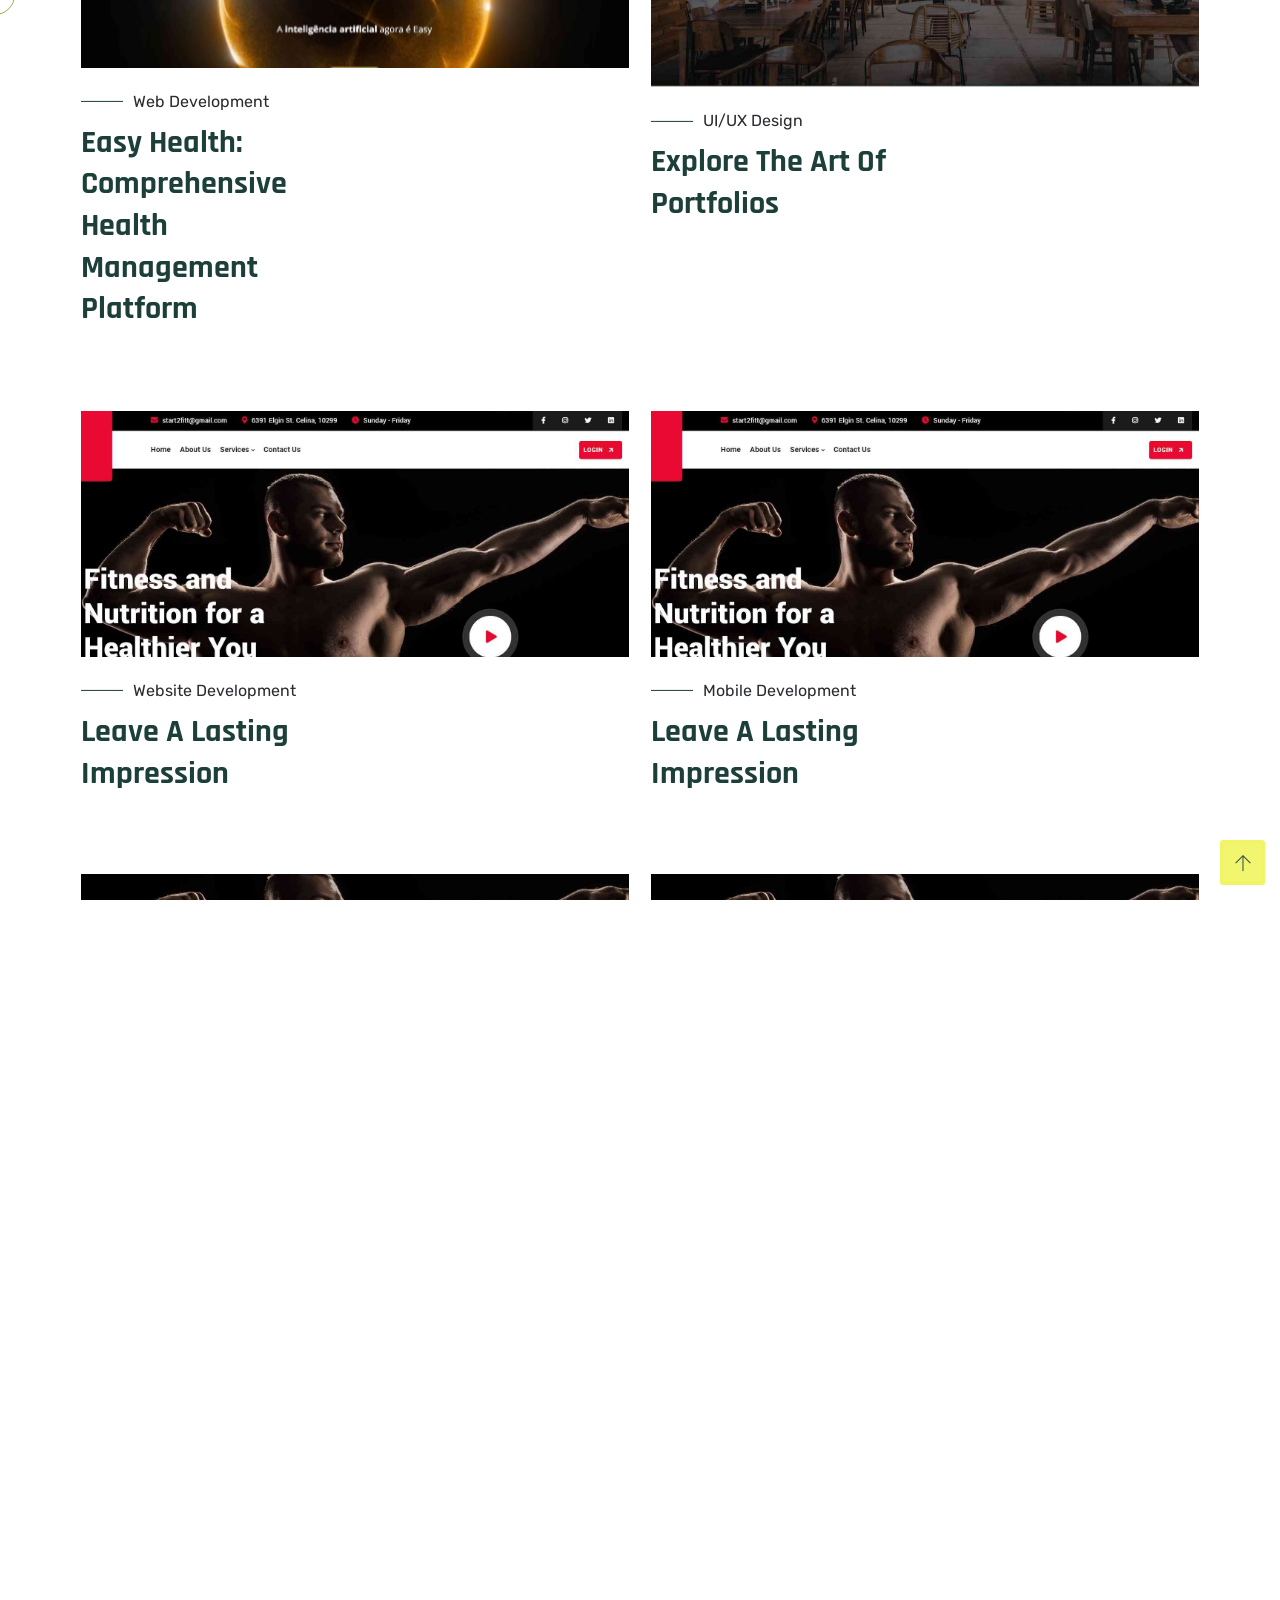
<file: portfolio.html>
<!DOCTYPE html>
<html lang="en">

<head>
    <meta charset="utf-8">
    <meta http-equiv="X-UA-Compatible" content="IE=edge">
    <meta name="viewport" content="width=device-width, initial-scale=1">
    <meta name="author" content="DesignCurved">
    <link rel="shortcut icon" type="image/png" href="assets/images/favicon.png">
    <title> ZeroOne Labs - Building the Future of Technology</title>
    <!--**************** Icon Css ****************-->
    <link href="assets/css/themify-icons.css" rel="stylesheet">
    <link href="assets/css/icomoon.css" rel="stylesheet">
    <!--**************** bootstrap Css ****************-->
    <link href="assets/css/bootstrap.min.css" rel="stylesheet">
    <!--**************** animate Css ****************-->
    <link href="assets/css/animate.css" rel="stylesheet">
    <!--**************** All Slider Css ****************-->
    <link href="assets/css/owl.carousel.css" rel="stylesheet">
    <link href="assets/css/owl.theme.css" rel="stylesheet">
    <link href="assets/css/slick.css" rel="stylesheet">
    <link href="assets/css/slick-theme.css" rel="stylesheet">
    <link href="assets/css/swiper.min.css" rel="stylesheet">
    <!--**************** Others Plugin Css ****************-->
    <link href="assets/css/meanmenu.css" rel="stylesheet">
    <link href="assets/css/nice-select.css" rel="stylesheet">
    <link href="assets/css/owl.transitions.css" rel="stylesheet">
    <link href="assets/css/magnific-popup.css" rel="stylesheet">
    <link href="assets/css/jquery.fancybox.css" rel="stylesheet">
    <link href="assets/css/odometer-theme-default.css" rel="stylesheet">
    <link href="assets/sass/style.css" rel="stylesheet">
</head>

<body>

    <!-- start page-wrap -->
    <div class="page-wrap">
        <!-- start preloader -->
        <div class="preloader">
            <div class="loader">
                <span></span>
                <span></span>
                <span></span>
                <span></span>
            </div>
        </div>
        <!-- end preloader -->
        <div class="smooth-scrool-animate" id="smooth-animate"></div>
        <div id="smooth-page-wrapper">
            <div id="smooth-page-content">
                <header class="cp-header-area cp-header-style-2">
                    <div id="cp-header-sticky" class="menu-area">
                        <div class="container">
                            <div class="second-menu">
                                <div class="row align-items-center">
                                    <div class="col-xl-2 col-lg-2 col-md-5 col-5">
                                        <div class="logo">
                                            <a href="index.html"><img src="assets/images/logo.png" alt="logo"></a>
                                        </div>
                                    </div>
                                    <div class="col-xl-7 col-lg-7 col-md-1 col-1 text-right text-xl-right">
                                        <div class="main-menu">
                                            <nav id="mobile-menu">
                                                <ul class="nav">
                                                    <li class="has-submenu">
                                                        <a href="index.html">Home</a>
                                                        <ul class="sub-menu">
                                                            <li><a href="index.html">Home Page</a></li>
                                                         
                                                        </ul>
                                                    </li>
                                                    <li><a href="about.html">About Us</a></li>
                                                    <li class="has-submenu"><a href="service.html">Services</a>
                                                        <ul class="sub-menu">
                                                            <li><a href="service.html">Services</a></li>
                                                            <li><a href="service-single.html">Services Single</a></li>
                                                        </ul>
                                                    </li>
                                                    <li class="has-submenu"><a href="portfolio.html">Portfolio</a>
                                                        <ul class="sub-menu">
                                                            <li><a href="portfolio.html">Portfolio</a></li>
                                                            <li><a href="portfolio-single.html">Portfolio Single</a></li>
                                                        </ul>
                                                    </li>
                                                    <li class="has-submenu">
                                                        <a href="index.html">Blog</a>
                                                        <ul class="sub-menu">
                                                            <li><a href="blog.html">Blog right sidebar</a>
                                                            </li>
                                                            <li><a href="blog-left-sidebar.html">Blog left sidebar</a>
                                                            </li>
                                                            <li><a href="blog-fullwidth.html">Blog fullwidth</a></li>
                                                            <li><a href="blog-single.html">Blog Single</a></li>
                                                            <li><a href="blog-single-left-sidebar.html">Blog Single Left</a></li>
                                                            <li><a href="blog-single-fullwidth.html">Blog Single fullwidth</a></li>
                                                        </ul>
                                                    </li>
                                                    <li><a href="contact.html">Contact</a></li>
                                                </ul>
                                            </nav>
                                        </div>
                                    </div>
                                    <div class="col-xl-3 col-lg-3 col-md-6 col-6 text-left">
                                        <div class="cp-header-area-right">
                                            <a href="about.html" class="ch-btn-style-2"><span>Read More</span></a>
                                        </div>
                                    </div>
                                    <div class="col-12">
                                        <div class="mobile-menu"></div>
                                    </div>
                                </div>
                            </div>
                        </div>
                    </div>
                </header>
                <!-- end of header -->

                <!-- start page-title -->
                <section class="page-title">
                    <div class="container">
                        <div class="row">
                            <div class="col col-xs-12">
                                <div class="breadcumb-wrap">
                                    <h2>Portfolio</h2>
                                    <ol>
                                        <li><a href="index.html"><i class="icon-36"></i> Home</a></li>
                                        <li>Portfolio</li>
                                    </ol>
                                </div>
                            </div>
                        </div>
                    </div>
                </section>
                <!-- end page-title -->

                <div class="portfolio-page">

                    <!-- start of ch-portfolio-area  -->
                    <section class="ch-portfolio-area ptb-120">
                        <div class="container">
                            <div class="portfolio-wrap">
                                <div class="row">
                                    <div class="col-lg-6 col-md-6 col-12">
                                        <div class="portfolio-item wow fadeInUp" data-wow-duration="1200ms">
                                            <div class="portfolio-img">
                                                <img class="imageParallax4" loading="lazy" src="assets/images/project/project-1.jpg"
                                                    alt="">
                                            </div>
                                            <div class="portfolio-text">
                                                <span>Web Development</span>
                                                <h2><a href="portfolio-single.html">Easy Health: Comprehensive Health Management Platform</a></h2>
                                            </div>
                                        </div>
                                    </div>
                                    <div class="col-lg-6 col-md-6 col-12">
                                        <div class="portfolio-item wow fadeInUp" data-wow-duration="1200ms">
                                            <div class="portfolio-img">
                                                <img class="imageParallax" loading="lazy" src="assets/images/project/project-2.jpg"
                                                    alt="">
                                            </div>
                                            <div class="portfolio-text">
                                                <span>UI/UX Design</span>
                                                <h2><a href="portfolio-single.html">Explore the art of portfolios</a></h2>
                                            </div>
                                        </div>
                                    </div>
                                    <div class="col-lg-6 col-md-6 col-12">
                                        <div class="portfolio-item wow fadeInUp" data-wow-duration="1200ms">
                                            <div class="portfolio-img">
                                                <img class="imageParallax4" loading="lazy" src="assets/images/project/project-3.jpg"
                                                    alt="">
                                            </div>
                                            <div class="portfolio-text">
                                                <span>Website Development</span>
                                                <h2><a href="portfolio-single.html">leave a lasting impression </a></h2>
                                            </div>
                                        </div>
                                    </div>
                                    <div class="col-lg-6 col-md-6 col-12">
                                        <div class="portfolio-item wow fadeInUp" data-wow-duration="1200ms">
                                            <div class="portfolio-img">
                                                <img class="imageParallax4" loading="lazy" src="assets/images/project/project-3.jpg"
                                                    alt="">
                                            </div>
                                            <div class="portfolio-text">
                                                <span>Mobile Development</span>
                                                <h2><a href="portfolio-single.html">leave a lasting impression </a></h2>
                                            </div>
                                        </div>
                                    </div>
                                    <div class="col-lg-6 col-md-6 col-12">
                                        <div class="portfolio-item wow fadeInUp" data-wow-duration="1200ms">
                                            <div class="portfolio-img">
                                                <img class="imageParallax4" loading="lazy" src="assets/images/project/project-3.jpg"
                                                    alt="">
                                            </div>
                                            <div class="portfolio-text">
                                                <span>Backend Development</span>
                                                <h2><a href="portfolio-single.html">leave a lasting impression </a></h2>
                                            </div>
                                        </div>
                                    </div>
                                    <div class="col-lg-6 col-md-6 col-12">
                                        <div class="portfolio-item wow fadeInUp" data-wow-duration="1200ms">
                                            <div class="portfolio-img">
                                                <img class="imageParallax4" loading="lazy" src="assets/images/project/project-3.jpg"
                                                    alt="">
                                            </div>
                                            <div class="portfolio-text">
                                                <span>Q/A Testing</span>
                                                <h2><a href="portfolio-single.html">leave a lasting impression </a></h2>
                                            </div>
                                        </div>
                                    </div>
                                    <div class="col-lg-6 col-md-6 col-12">
                                        <div class="portfolio-item wow fadeInUp" data-wow-duration="1200ms">
                                            <div class="portfolio-img">
                                                <img class="imageParallax4" loading="lazy" src="assets/images/project/project-3.jpg"
                                                    alt="">
                                            </div>
                                            <div class="portfolio-text">
                                                <span>Website Development</span>
                                                <h2><a href="portfolio-single.html">leave a lasting impression </a></h2>
                                            </div>
                                        </div>
                                    </div>
                                    <div class="col-lg-6 col-md-6 col-12">
                                        <div class="portfolio-item wow fadeInUp" data-wow-duration="1200ms">
                                            <div class="portfolio-img">
                                                <img class="imageParallax4" loading="lazy" src="assets/images/project/project-3.jpg"
                                                    alt="">
                                            </div>
                                            <div class="portfolio-text">
                                                <span>Website Development</span>
                                                <h2><a href="portfolio-single.html">leave a lasting impression </a></h2>
                                            </div>
                                        </div>
                                    </div>
                                    <div class="col-lg-6 col-md-6 col-12">
                                        <div class="portfolio-item wow fadeInUp" data-wow-duration="1200ms">
                                            <div class="portfolio-img">
                                                <img class="imageParallax" loading="lazy" src="assets/images/project/project-4.jpg"
                                                    alt="">
                                            </div>
                                            <div class="portfolio-text">
                                                <span>Design</span>
                                                <h2><a href="portfolio-single.html">brand with a stunning portfolio</a>
                                                </h2>
                                            </div>
                                        </div>
                                    </div>
                                </div>
                            </div>
                        </div>
                    </section>
                    <!-- end of ch-portfolio-area  -->

                </div>

                <!-- start of footer-section -->
                <footer class="footer-section style-2">
                    <div class="upper-footer">
                        <div class="container">
                            <div class="row">
                                <div class="col col-lg-3 col-md-6 col-sm-12 col-12">
                                    <div class="widget about-widget">
                                        <div class="logo widget-title">
                                            <img src="assets/images/logo2.png" alt="logo">
                                        </div>
                                        <p>Lorem Ipsum is simply is dumiomy is text Lorem Ipsum is simply</p>
                                        <div class="widget social-widget p-0">
                                            <ul>
                                                <li><a href="#"><i class="ti-facebook"></i></a></li>
                                                <li><a href="#"><i class="ti-instagram"></i></a></li>
                                                <li><a href="#"><i class="ti-twitter-alt"></i></a></li>
                                                <li><a href="#"><i class="ti-pinterest"></i></a></li>
                                            </ul>
                                        </div>
                                    </div>
                                </div>
                                <div class="col col-xl-3 col-lg-2 col-md-6 col-sm-12 col-12">
                                    <div class="widget link-widget">
                                        <div class="widget-title">
                                            <h3>Our Services</h3>
                                        </div>
                                        <ul>
                                            <li><a href="index.html">Home</a></li>
                                            <li><a href="service.html">Services</a></li>
                                            <li><a href="portfolio.html">Portfolio</a></li>
                                            <li><a href="blog.html">Blog</a></li>
                                        </ul>
                                    </div>
                                </div>
                                <div class="col col-lg-3 col-md-6 col-sm-12 col-12">
                                    <div class="widget contact-widget">
                                        <div class="widget-title">
                                            <h3>Address</h3>
                                        </div>
                                        <div class="contact-ft">
                                            <ul>
                                                <li><i class="icon-Group-7042"></i>(629) 555-0129</li>
                                                <li><i class="icon-Group-7043"></i>info@example.com</li>
                                                <li><i class="icon-Group-7044"></i>6391 Elgin St. Celina, 10299</li>
                                            </ul>
                                        </div>
                                    </div>
                                </div>
                                <div class="col col-xl-3 col-lg-3 col-md-6 col-sm-12 col-12">
                                    <div class="widget subscribe">
                                        <div class="widget-title">
                                            <h3>Get Free Estimate</h3>
                                        </div>
                                        <form action="#">
                                            <div class="form-field">
                                                <input type="email" placeholder="Your e-mail address" id="email"
                                                    required>
                                                <button type="submit"><i class="icon-flyer"></i></button>
                                            </div>
                                        </form>
                                    </div>
                                </div>
                            </div>
                        </div> <!-- end container -->
                    </div>
                    <div class="lower-footer">
                        <div class="container">
                            <div class="row align-items-center">
                                <div class="col col-lg-6 col-12">
                                    <div class="copy-right">
                                        <p class="copyright"> &copy; 2024 <a href="index.html">DesignCurved</a>, All
                                            Rights
                                            Reserved.</p>
                                    </div>
                                </div>
                                <div class="col col-lg-6 col-12">
                                    <ul class="lower-footer-link">
                                        <li><a href="contact.html">Trams & Condition</a></li>
                                        <li><a href="contact.html">Privacy Policy</a></li>
                                        <li><a href="contact.html">Contact Us</a></li>
                                    </ul>
                                </div>
                            </div>
                        </div>
                    </div>
                </footer>
                <!-- end of site-footer-section -->
            </div>
        </div>

        <!-- mouse-mover -->
        <div class="mouse-circle-mover"></div>
        <div class="mouse-circle-mover-follow"></div>

    </div>
    <!-- end of page-wrap -->

    <!-- All JavaScript files Here
    ********************************************* -->
    <!-- jquery Plugins -->
    <script src="assets/js/jquery.min.js"></script>
    <!--**************** Bootstrap Plugins ****************-->
    <script src="assets/js/bootstrap.bundle.min.js"></script>
    <!--**************** modernizr Plugins ****************-->
    <script src="assets/js/modernizr.custom.js"></script>
    <!--**************** our-plugin-bundle ****************-->
    <script src="assets/js/our-plugin-bundle.js"></script>
    <!--**************** mobail meanmenu ****************-->
    <script src="assets/js/jquery.meanmenu.min.js"></script>
    <!--**************** all script file this template ****************-->
    <script src="assets/js/all-gsap-activation.js"></script>
    <script src="assets/js/script.js"></script>
</body>

</html>
</file>
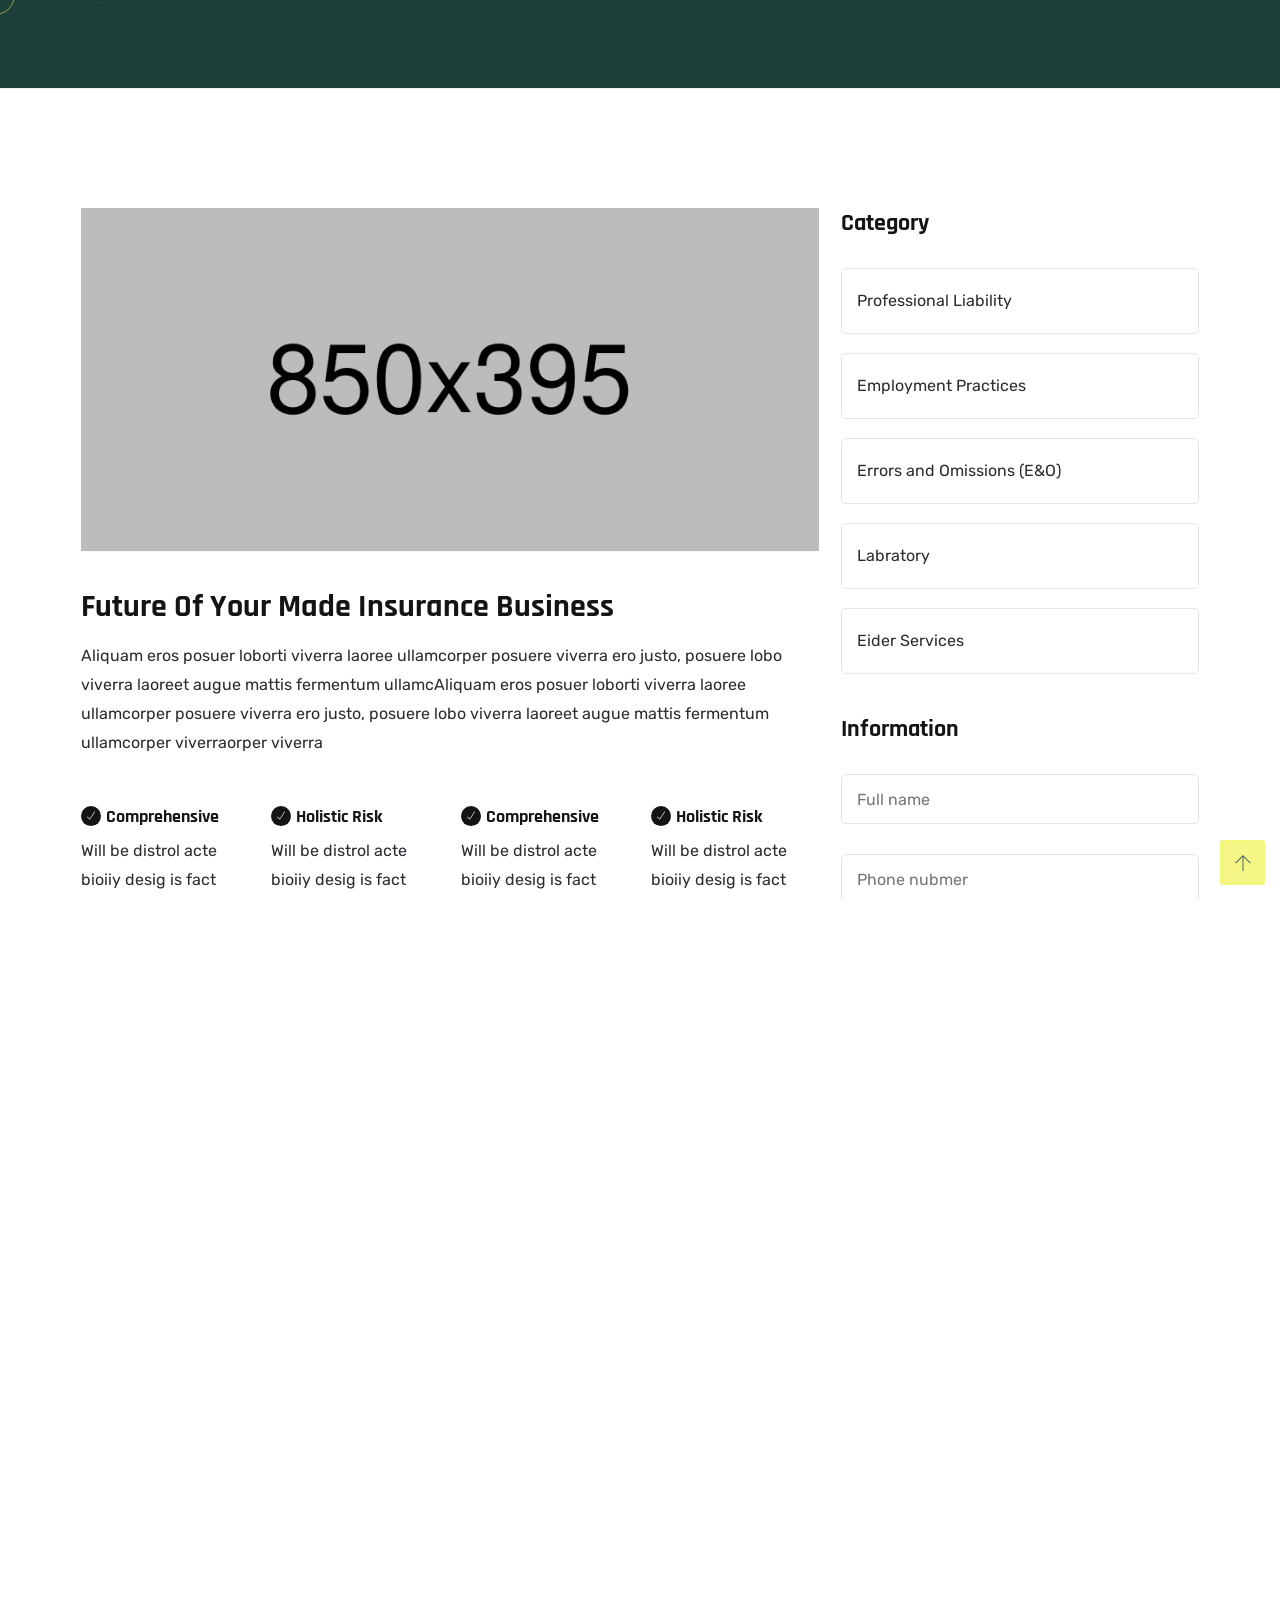
<file: service-single.html>
<!DOCTYPE html>
<html lang="en">

<head>
    <meta charset="utf-8">
    <meta http-equiv="X-UA-Compatible" content="IE=edge">
    <meta name="viewport" content="width=device-width, initial-scale=1">
    <meta name="author" content="DesignCurved">
    <link rel="shortcut icon" type="image/png" href="assets/images/favicon.png">
    <title> ZeroOne Labs - Building the Future of Technology</title>
    <!--**************** Icon Css ****************-->
    <link href="assets/css/themify-icons.css" rel="stylesheet">
    <link href="assets/css/icomoon.css" rel="stylesheet">
    <!--**************** bootstrap Css ****************-->
    <link href="assets/css/bootstrap.min.css" rel="stylesheet">
    <!--**************** animate Css ****************-->
    <link href="assets/css/animate.css" rel="stylesheet">
    <!--**************** All Slider Css ****************-->
    <link href="assets/css/owl.carousel.css" rel="stylesheet">
    <link href="assets/css/owl.theme.css" rel="stylesheet">
    <link href="assets/css/slick.css" rel="stylesheet">
    <link href="assets/css/slick-theme.css" rel="stylesheet">
    <link href="assets/css/swiper.min.css" rel="stylesheet">
    <!--**************** Others Plugin Css ****************-->
    <link href="assets/css/meanmenu.css" rel="stylesheet">
    <link href="assets/css/nice-select.css" rel="stylesheet">
    <link href="assets/css/owl.transitions.css" rel="stylesheet">
    <link href="assets/css/magnific-popup.css" rel="stylesheet">
    <link href="assets/css/jquery.fancybox.css" rel="stylesheet">
    <link href="assets/css/odometer-theme-default.css" rel="stylesheet">
    <link href="assets/sass/style.css" rel="stylesheet">
</head>

<body>

    <!-- start page-wrap -->
    <div class="page-wrap">
        <!-- start preloader -->
        <div class="preloader">
            <div class="loader">
                <span></span>
                <span></span>
                <span></span>
                <span></span>
            </div>
        </div>
        <!-- end preloader -->
        <div class="smooth-scrool-animate" id="smooth-animate"></div>
        <div id="smooth-page-wrapper">
            <div id="smooth-page-content">
                <header class="cp-header-area cp-header-style-2">
                    <div id="cp-header-sticky" class="menu-area">
                        <div class="container">
                            <div class="second-menu">
                                <div class="row align-items-center">
                                    <div class="col-xl-2 col-lg-2 col-md-5 col-5">
                                        <div class="logo">
                                            <a href="index.html"><img src="assets/images/logo.png" alt="logo"></a>
                                        </div>
                                    </div>
                                    <div class="col-xl-7 col-lg-7 col-md-1 col-1 text-right text-xl-right">
                                        <div class="main-menu">
                                            <nav id="mobile-menu">
                                                <ul class="nav">
                                                    <li class="has-submenu">
                                                        <a href="index.html">Home</a>
                                                        <ul class="sub-menu">
                                                            <li><a href="index.html">Home Page S1</a></li>
                                                            <li><a href="index-2.html">Home Page S2</a></li>
                                                            <li><a href="index-3.html">Home Page S3</a></li>
                                                            <li><a href="index-4.html">Home Page S4</a></li>
                                                            <li><a href="index-5.html">Home Page S5</a></li>
                                                        </ul>
                                                    </li>
                                                    <li><a href="about.html">About Us</a></li>
                                                    <li class="has-submenu"><a href="service.html">Services</a>
                                                        <ul class="sub-menu">
                                                            <li><a href="service.html">Services</a></li>
                                                            <li><a href="service-single.html">Services Single</a></li>
                                                        </ul>
                                                    </li>
                                                    <li class="has-submenu"><a href="portfolio.html">Portfolio</a>
                                                        <ul class="sub-menu">
                                                            <li><a href="portfolio.html">Portfolio</a></li>
                                                            <li><a href="portfolio-single.html">Portfolio Single</a></li>
                                                        </ul>
                                                    </li>
                                                    <li class="has-submenu">
                                                        <a href="index.html">Blog</a>
                                                        <ul class="sub-menu">
                                                            <li><a href="blog.html">Blog right sidebar</a>
                                                            </li>
                                                            <li><a href="blog-left-sidebar.html">Blog left sidebar</a>
                                                            </li>
                                                            <li><a href="blog-fullwidth.html">Blog fullwidth</a></li>
                                                            <li><a href="blog-single.html">Blog Single</a></li>
                                                            <li><a href="blog-single-left-sidebar.html">Blog Single Left</a></li>
                                                            <li><a href="blog-single-fullwidth.html">Blog Single fullwidth</a></li>
                                                        </ul>
                                                    </li>
                                                    <li><a href="contact.html">Contact</a></li>
                                                </ul>
                                            </nav>
                                        </div>
                                    </div>
                                    <div class="col-xl-3 col-lg-3 col-md-6 col-6 text-left">
                                        <div class="cp-header-area-right">
                                            <a href="about.html" class="ch-btn-style-2"><span>Read More</span></a>
                                        </div>
                                    </div>
                                    <div class="col-12">
                                        <div class="mobile-menu"></div>
                                    </div>
                                </div>
                            </div>
                        </div>
                    </div>
                </header>
                <!-- end of header -->

                <!-- start page-title -->
                <section class="page-title">
                    <div class="container">
                        <div class="row">
                            <div class="col col-xs-12">
                                <div class="breadcumb-wrap">
                                    <h2>Service Details</h2>
                                    <ol>
                                        <li><a href="index.html"><i class="icon-36"></i> Home</a></li>
                                        <li>Service Details</li>
                                    </ol>
                                </div>
                            </div>
                        </div>
                    </div>
                </section>
                <!-- end page-title -->

                <div class="service-single-page ptb-120">
                    <div class="container">
                        <div class="row">
                            <div class="col-lg-8 col-12">
                                <div class="serice-details">
                                    <div class="details-img">
                                        <img src="assets/images/service-single/single.jpg" alt="">
                                    </div>
                                    <div class="details-text">
                                        <h2>Future of your made insurance business</h2>
                                        <p>Aliquam eros posuer loborti viverra laoree ullamcorper posuere viverra ero
                                            justo, posuere lobo viverra laoreet augue mattis fermentum ullamcAliquam
                                            eros posuer loborti viverra laoree ullamcorper posuere viverra ero justo,
                                            posuere lobo viverra laoreet augue mattis fermentum ullamcorper viverraorper
                                            viverra</p>
                                        <div class="details-items">
                                            <div class="row">
                                                <div class="col-lg-3 col-md-6 col-12">
                                                    <h3><i class="ti-check"></i> Comprehensive</h3>
                                                    <p>Will be distrol acte bioiiy desig is fact that</p>
                                                </div>
                                                <div class="col-lg-3 col-md-6 col-12">
                                                    <h3><i class="ti-check"></i> Holistic Risk</h3>
                                                    <p>Will be distrol acte bioiiy desig is fact that</p>
                                                </div>
                                                <div class="col-lg-3 col-md-6 col-12">
                                                    <h3><i class="ti-check"></i> Comprehensive</h3>
                                                    <p>Will be distrol acte bioiiy desig is fact that</p>
                                                </div>
                                                <div class="col-lg-3 col-md-6 col-12">
                                                    <h3><i class="ti-check"></i> Holistic Risk</h3>
                                                    <p>Will be distrol acte bioiiy desig is fact that</p>
                                                </div>
                                            </div>
                                        </div>
                                        <p>Aliquam eros justo, posuere loborti viverra laorko matti ullamcor posuere
                                            viverra .Aliquam erosto, posuere lobortis non viverra laoreet augue mis
                                            fermentum ullamcorper viverra lao Aliquam eros justo, posuere loborti
                                            viverra laoreet matti ullamcorper posuere viverra .Aliquam eros justo,
                                            posuere lobortis non, viverra laoreet </p>
                                    </div>
                                    <!-- start of service-area -->
                                    <div class="service-area">
                                        <div class="service-wrap">
                                            <div class="row">
                                                <div class="col col-lg-6 col-md-6 col-12">
                                                    <div class="service-item wow fadeInUp" data-wow-duration="1000ms">
                                                        <div class="service-text">
                                                            <h3><a href="service-single.html">Personal Chef</a></h3>
                                                            <p>A Portfolio is a collection of works that is to showcases for an individual's peoples</p>
                                                            <a href="service-single.html" class="read-more">Read
                                                                More</a>
                                                        </div>
                                                    </div>
                                                </div>
                                                <div class="col col-lg-6 col-md-6 col-12">
                                                    <div class="service-item wow fadeInUp active"
                                                        data-wow-duration="1200ms">
                                                        <div class="service-text">
                                                            <h3><a href="service-single.html">Web Development</a>
                                                            </h3>
                                                            <p>A Portfolio is a collection of works that is to showcases for an individual's peoples</p>
                                                            <a href="service-single.html" class="read-more">Read
                                                                More</a>
                                                        </div>
                                                    </div>
                                                </div>
                                                <div class="col col-lg-6 col-md-6 col-12">
                                                    <div class="service-item wow fadeInUp" data-wow-duration="1400ms">
                                                        <div class="service-text">
                                                            <h3><a href="service-single.html">Digital Marketing</a>
                                                            </h3>
                                                            <p>A Portfolio is a collection of works that is to showcases for an individual's peoples</p>
                                                            <a href="service-single.html" class="read-more">Read
                                                                More</a>
                                                        </div>
                                                    </div>
                                                </div>
                                                <div class="col col-lg-6 col-md-6 col-12">
                                                    <div class="service-item wow fadeInUp" data-wow-duration="1600ms">
                                                        <div class="service-text">
                                                            <h3><a href="service-single.html">E-commerce
                                                                    Solutions</a></h3>
                                                            <p>A Portfolio is a collection of works that is to showcases for an individual's peoples</p>
                                                            <a href="service-single.html" class="read-more">Read
                                                                More</a>
                                                        </div>
                                                    </div>
                                                </div>
                                            </div>
                                        </div>
                                    </div>
                                    <!-- end of service-area  -->
                                </div>
                            </div>
                            <div class="col-lg-4">
                                <div class="service-sidebar">
                                    <div class="widget category-widget">
                                        <h3>Category</h3>
                                         <ul>
                                            <li><a href="#">Professional Liability</a></li>
                                            <li><a href="#">Employment Practices</a></li>
                                            <li><a href="#">Errors and Omissions (E&O)</a></li>
                                            <li><a href="#">Labratory</a></li>
                                            <li><a href="#">Eider Services</a></li>
                                         </ul> 
                                    </div>
                                    <div class="widget info-widget">
                                        <h3>Information</h3>
                                         <form action="#">
                                            <input type="text" placeholder="Full name">
                                            <input type="text" placeholder="Phone nubmer">
                                            <button>Submit Now</button>
                                         </form>
                                    </div>
                                </div>
                            </div>
                        </div>
                    </div>
                </div>

                <!-- start of footer-section -->
                <footer class="footer-section style-2">
                    <div class="upper-footer">
                        <div class="container">
                            <div class="row">
                                <div class="col col-lg-3 col-md-6 col-sm-12 col-12">
                                    <div class="widget about-widget">
                                        <div class="logo widget-title">
                                            <img src="assets/images/logo2.png" alt="logo">
                                        </div>
                                        <p>Lorem Ipsum is simply is dumiomy is text Lorem Ipsum is simply</p>
                                        <div class="widget social-widget p-0">
                                            <ul>
                                                <li><a href="#"><i class="ti-facebook"></i></a></li>
                                                <li><a href="#"><i class="ti-instagram"></i></a></li>
                                                <li><a href="#"><i class="ti-twitter-alt"></i></a></li>
                                                <li><a href="#"><i class="ti-pinterest"></i></a></li>
                                            </ul>
                                        </div>
                                    </div>
                                </div>
                                <div class="col col-xl-3 col-lg-2 col-md-6 col-sm-12 col-12">
                                    <div class="widget link-widget">
                                        <div class="widget-title">
                                            <h3>Our Services</h3>
                                        </div>
                                        <ul>
                                            <li><a href="index.html">Home</a></li>
                                            <li><a href="service.html">Services</a></li>
                                            <li><a href="portfolio.html">Portfolio</a></li>
                                            <li><a href="blog.html">Blog</a></li>
                                        </ul>
                                    </div>
                                </div>
                                <div class="col col-lg-3 col-md-6 col-sm-12 col-12">
                                    <div class="widget contact-widget">
                                        <div class="widget-title">
                                            <h3>Address</h3>
                                        </div>
                                        <div class="contact-ft">
                                            <ul>
                                                <li><i class="icon-Group-7042"></i>(629) 555-0129</li>
                                                <li><i class="icon-Group-7043"></i>info@example.com</li>
                                                <li><i class="icon-Group-7044"></i>6391 Elgin St. Celina, 10299</li>
                                            </ul>
                                        </div>
                                    </div>
                                </div>
                                <div class="col col-xl-3 col-lg-3 col-md-6 col-sm-12 col-12">
                                    <div class="widget subscribe">
                                        <div class="widget-title">
                                            <h3>Get Free Estimate</h3>
                                        </div>
                                        <form action="#">
                                            <div class="form-field">
                                                <input type="email" placeholder="Your e-mail address" id="email"
                                                    required>
                                                <button type="submit"><i class="icon-flyer"></i></button>
                                            </div>
                                        </form>
                                    </div>
                                </div>
                            </div>
                        </div> <!-- end container -->
                    </div>
                    <div class="lower-footer">
                        <div class="container">
                            <div class="row align-items-center">
                                <div class="col col-lg-6 col-12">
                                    <div class="copy-right">
                                        <p class="copyright"> &copy; 2024 <a href="index.html">DesignCurved</a>, All
                                            Rights
                                            Reserved.</p>
                                    </div>
                                </div>
                                <div class="col col-lg-6 col-12">
                                    <ul class="lower-footer-link">
                                        <li><a href="contact.html">Trams & Condition</a></li>
                                        <li><a href="contact.html">Privacy Policy</a></li>
                                        <li><a href="contact.html">Contact Us</a></li>
                                    </ul>
                                </div>
                            </div>
                        </div>
                    </div>
                </footer>
                <!-- end of site-footer-section -->
            </div>
        </div>

        <!-- mouse-mover -->
        <div class="mouse-circle-mover"></div>
        <div class="mouse-circle-mover-follow"></div>

    </div>
    <!-- end of page-wrap -->

    <!-- All JavaScript files Here
    ********************************************* -->
    <!-- jquery Plugins -->
    <script src="assets/js/jquery.min.js"></script>
    <!--**************** Bootstrap Plugins ****************-->
    <script src="assets/js/bootstrap.bundle.min.js"></script>
    <!--**************** modernizr Plugins ****************-->
    <script src="assets/js/modernizr.custom.js"></script>
    <!--**************** our-plugin-bundle ****************-->
    <script src="assets/js/our-plugin-bundle.js"></script>
    <!--**************** mobail meanmenu ****************-->
    <script src="assets/js/jquery.meanmenu.min.js"></script>
    <!--**************** all script file this template ****************-->
    <script src="assets/js/all-gsap-activation.js"></script>
    <script src="assets/js/script.js"></script>
</body>

</html>
</file>
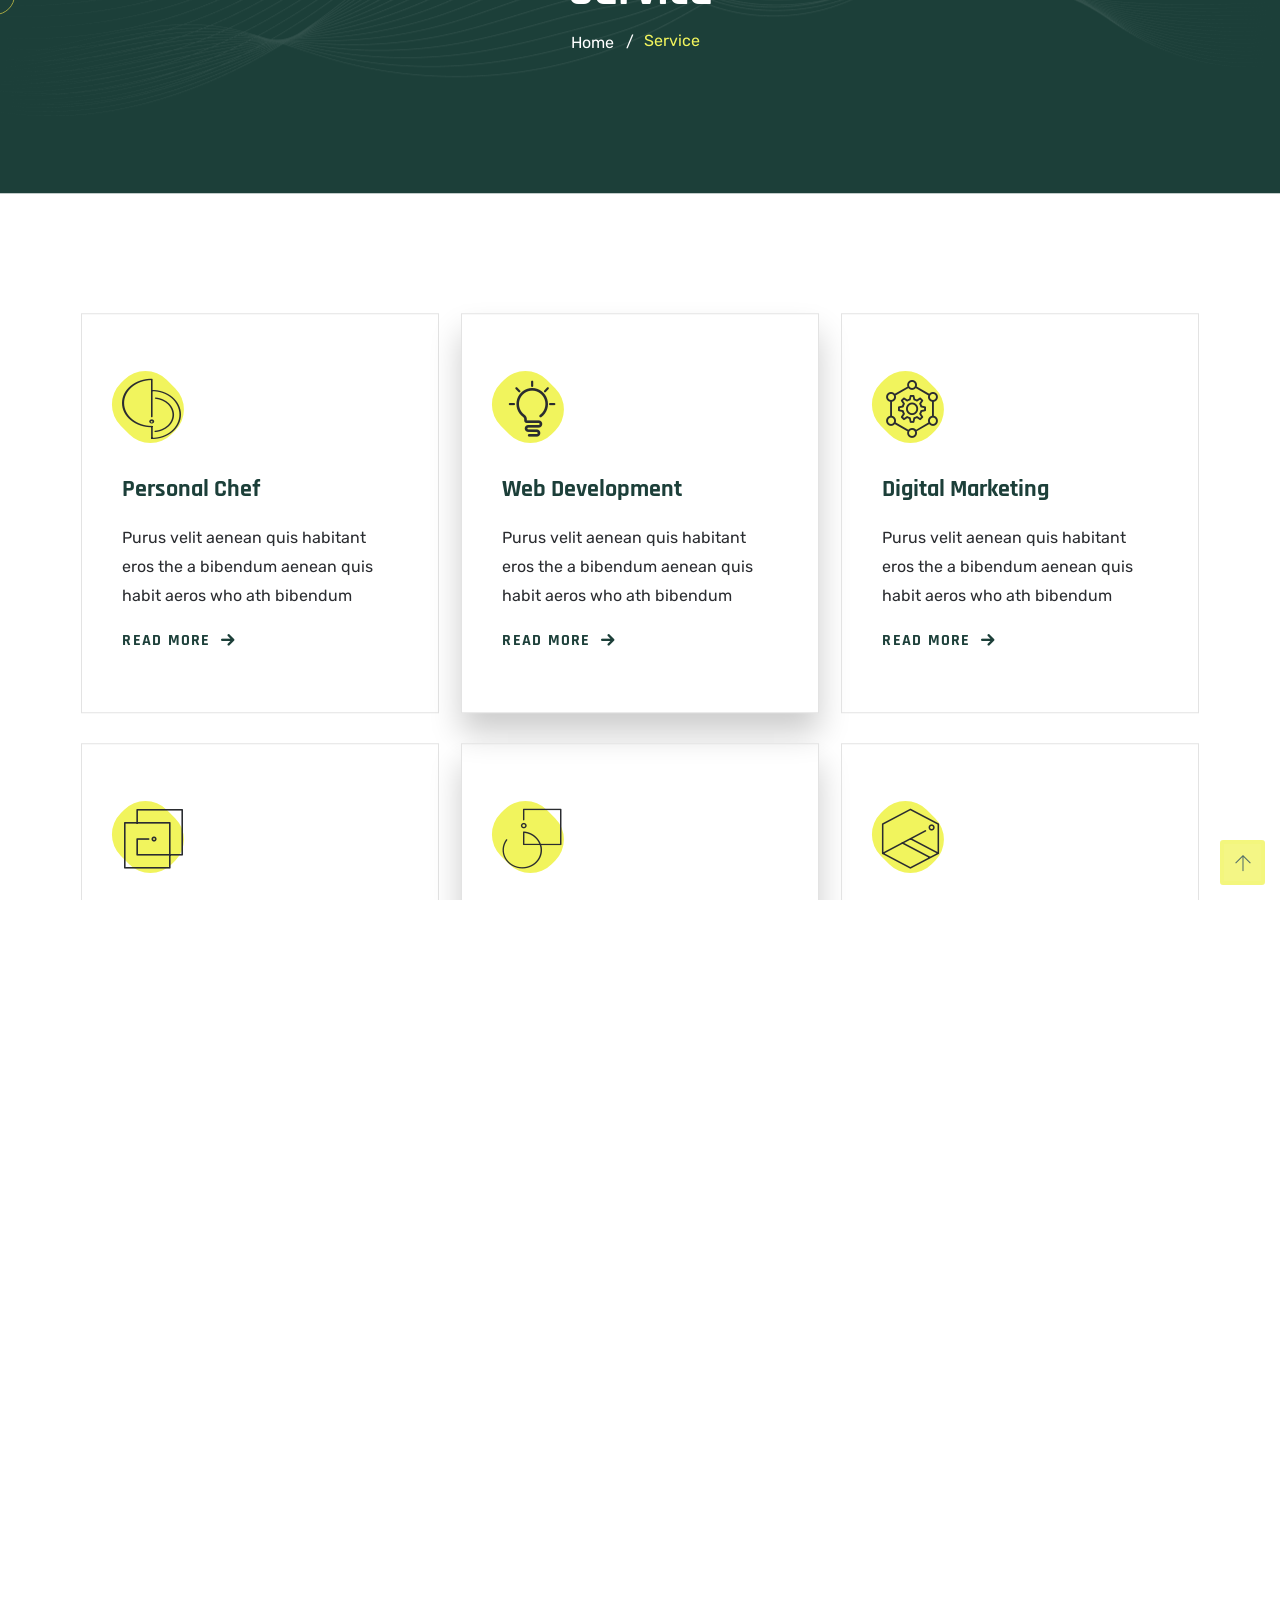
<file: service.html>
<!DOCTYPE html>
<html lang="en">

<head>
    <meta charset="utf-8">
    <meta http-equiv="X-UA-Compatible" content="IE=edge">
    <meta name="viewport" content="width=device-width, initial-scale=1">
    <meta name="author" content="DesignCurved">
    <link rel="shortcut icon" type="image/png" href="assets/images/favicon.png">
    <title> ZeroOne Labs - Building the Future of Technology</title>
    <!--**************** Icon Css ****************-->
    <link href="assets/css/themify-icons.css" rel="stylesheet">
    <link href="assets/css/icomoon.css" rel="stylesheet">
    <!--**************** bootstrap Css ****************-->
    <link href="assets/css/bootstrap.min.css" rel="stylesheet">
    <!--**************** animate Css ****************-->
    <link href="assets/css/animate.css" rel="stylesheet">
    <!--**************** All Slider Css ****************-->
    <link href="assets/css/owl.carousel.css" rel="stylesheet">
    <link href="assets/css/owl.theme.css" rel="stylesheet">
    <link href="assets/css/slick.css" rel="stylesheet">
    <link href="assets/css/slick-theme.css" rel="stylesheet">
    <link href="assets/css/swiper.min.css" rel="stylesheet">
    <!--**************** Others Plugin Css ****************-->
    <link href="assets/css/meanmenu.css" rel="stylesheet">
    <link href="assets/css/nice-select.css" rel="stylesheet">
    <link href="assets/css/owl.transitions.css" rel="stylesheet">
    <link href="assets/css/magnific-popup.css" rel="stylesheet">
    <link href="assets/css/jquery.fancybox.css" rel="stylesheet">
    <link href="assets/css/odometer-theme-default.css" rel="stylesheet">
    <link href="assets/sass/style.css" rel="stylesheet">
</head>

<body>

    <!-- start page-wrap -->
    <div class="page-wrap">
        <!-- start preloader -->
        <div class="preloader">
            <div class="loader">
                <span></span>
                <span></span>
                <span></span>
                <span></span>
            </div>
        </div>
        <!-- end preloader -->
        <div class="smooth-scrool-animate" id="smooth-animate"></div>
        <div id="smooth-page-wrapper">
            <div id="smooth-page-content">
                <header class="cp-header-area cp-header-style-2">
                    <div id="cp-header-sticky" class="menu-area">
                        <div class="container">
                            <div class="second-menu">
                                <div class="row align-items-center">
                                    <div class="col-xl-2 col-lg-2 col-md-5 col-5">
                                        <div class="logo">
                                            <a href="index.html"><img src="assets/images/logo.png" alt="logo"></a>
                                        </div>
                                    </div>
                                    <div class="col-xl-7 col-lg-7 col-md-1 col-1 text-right text-xl-right">
                                        <div class="main-menu">
                                            <nav id="mobile-menu">
                                                <ul class="nav">
                                                    <li class="has-submenu">
                                                        <a href="index.html">Home</a>
                                                        <ul class="sub-menu">
                                                            <li><a href="index.html">Home Page S1</a></li>
                                                            <li><a href="index-2.html">Home Page S2</a></li>
                                                            <li><a href="index-3.html">Home Page S3</a></li>
                                                            <li><a href="index-4.html">Home Page S4</a></li>
                                                            <li><a href="index-5.html">Home Page S5</a></li>
                                                        </ul>
                                                    </li>
                                                    <li><a href="about.html">About Us</a></li>
                                                    <li class="has-submenu"><a href="service.html">Services</a>
                                                        <ul class="sub-menu">
                                                            <li><a href="service.html">Services</a></li>
                                                            <li><a href="service-single.html">Services Single</a></li>
                                                        </ul>
                                                    </li>
                                                    <li class="has-submenu"><a href="portfolio.html">Portfolio</a>
                                                        <ul class="sub-menu">
                                                            <li><a href="portfolio.html">Portfolio</a></li>
                                                            <li><a href="portfolio-single.html">Portfolio Single</a>
                                                            </li>
                                                        </ul>
                                                    </li>
                                                    <li class="has-submenu">
                                                        <a href="index.html">Blog</a>
                                                        <ul class="sub-menu">
                                                            <li><a href="blog.html">Blog right sidebar</a>
                                                            </li>
                                                            <li><a href="blog-left-sidebar.html">Blog left sidebar</a>
                                                            </li>
                                                            <li><a href="blog-fullwidth.html">Blog fullwidth</a></li>
                                                            <li><a href="blog-single.html">Blog Single</a></li>
                                                            <li><a href="blog-single-left-sidebar.html">Blog Single Left</a></li>
                                                            <li><a href="blog-single-sidebar.html">Blog Single
                                                                    fullwidth</a></li>
                                                        </ul>
                                                    </li>
                                                    <li><a href="contact.html">Contact</a></li>
                                                </ul>
                                            </nav>
                                        </div>
                                    </div>
                                    <div class="col-xl-3 col-lg-3 col-md-6 col-6 text-left">
                                        <div class="cp-header-area-right">
                                            <a href="about.html" class="ch-btn-style-2"><span>Read More</span></a>
                                        </div>
                                    </div>
                                    <div class="col-12">
                                        <div class="mobile-menu"></div>
                                    </div>
                                </div>
                            </div>
                        </div>
                    </div>
                </header>
                <!-- end of header -->

                <!-- start page-title -->
                <section class="page-title">
                    <div class="container">
                        <div class="row">
                            <div class="col col-xs-12">
                                <div class="breadcumb-wrap">
                                    <h2>Service</h2>
                                    <ol>
                                        <li><a href="index.html"><i class="icon-36"></i> Home</a></li>
                                        <li>Service</li>
                                    </ol>
                                </div>
                            </div>
                        </div>
                    </div>
                </section>
                <!-- end page-title -->

                <div class="service-page">

                    <!-- start of service-area -->
                    <section class="service-area ptb-120">
                        <div class="container">
                            <div class="service-wrap">
                                <div class="row">
                                    <div class="col col-lg-4 col-md-6 col-12">
                                        <div class="service-item wow fadeInUp" data-wow-duration="1000ms">
                                            <div class="service-text">
                                                <div class="icon">
                                                    <i class="icon-design"></i>
                                                </div>
                                                <h3><a href="service-single.html">Personal Chef</a></h3>
                                                <p>Purus velit aenean quis habitant eros the a bibendum aenean quis
                                                    habit aeros who ath bibendum</p>
                                                <a href="service-single.html" class="read-more">Read More</a>
                                            </div>
                                        </div>
                                    </div>
                                    <div class="col col-lg-4 col-md-6 col-12">
                                        <div class="service-item wow fadeInUp active" data-wow-duration="1200ms">
                                            <div class="service-text">
                                                <div class="icon">
                                                    <i class="icon-creative"></i>
                                                </div>
                                                <h3><a href="service-single.html">Web Development</a></h3>
                                                <p>Purus velit aenean quis habitant eros the a bibendum aenean quis
                                                    habit aeros who ath bibendum</p>
                                                <a href="service-single.html" class="read-more">Read More</a>
                                            </div>
                                        </div>
                                    </div>
                                    <div class="col col-lg-4 col-md-6 col-12">
                                        <div class="service-item wow fadeInUp" data-wow-duration="1400ms">
                                            <div class="service-text">
                                                <div class="icon">
                                                    <i class="icon-network"></i>
                                                </div>
                                                <h3><a href="service-single.html">Digital Marketing</a></h3>
                                                <p>Purus velit aenean quis habitant eros the a bibendum aenean quis
                                                    habit aeros who ath bibendum</p>
                                                <a href="service-single.html" class="read-more">Read More</a>
                                            </div>
                                        </div>
                                    </div>
                                    <div class="col col-lg-4 col-md-6 col-12">
                                        <div class="service-item wow fadeInUp" data-wow-duration="1600ms">
                                            <div class="service-text">
                                                <div class="icon">
                                                    <i class="icon-angle"></i>
                                                </div>
                                                <h3><a href="service-single.html">E-commerce Solutions</a></h3>
                                                <p>Purus velit aenean quis habitant eros the a bibendum aenean quis
                                                    habit aeros who ath bibendum</p>
                                                <a href="service-single.html" class="read-more">Read More</a>
                                            </div>
                                        </div>
                                    </div>
                                    <div class="col col-lg-4 col-md-6 col-12">
                                        <div class="service-item wow fadeInUp active" data-wow-duration="1800ms">
                                            <div class="service-text">
                                                <div class="icon">
                                                    <i class="icon-vec2"></i>
                                                </div>
                                                <h3><a href="service-single.html"> SEO and Digital Advertising</a></h3>
                                                <p>Purus velit aenean quis habitant eros the a bibendum aenean quis
                                                    habit aeros who ath bibendum</p>
                                                <a href="service-single.html" class="read-more">Read More</a>
                                            </div>
                                        </div>
                                    </div>
                                    <div class="col col-lg-4 col-md-6 col-12">
                                        <div class="service-item wow fadeInUp" data-wow-duration="2000ms">
                                            <div class="service-text">
                                                <div class="icon">
                                                    <i class="icon-angle4"></i>
                                                </div>
                                                <h3><a href="service-single.html">Web Development Wizardry</a></h3>
                                                <p>Purus velit aenean quis habitant eros the a bibendum aenean quis
                                                    habit aeros who ath bibendum</p>
                                                <a href="service-single.html" class="read-more">Read More</a>
                                            </div>
                                        </div>
                                    </div>
                                </div>
                            </div>
                        </div>
                    </section>
                    <!-- end of service-area  -->
                </div>

                <!-- start of footer-section -->
                <footer class="footer-section style-2">
                    <div class="upper-footer">
                        <div class="container">
                            <div class="row">
                                <div class="col col-lg-3 col-md-6 col-sm-12 col-12">
                                    <div class="widget about-widget">
                                        <div class="logo widget-title">
                                            <img src="assets/images/logo2.png" alt="logo">
                                        </div>
                                        <p>Lorem Ipsum is simply is dumiomy is text Lorem Ipsum is simply</p>
                                        <div class="widget social-widget p-0">
                                            <ul>
                                                <li><a href="#"><i class="ti-facebook"></i></a></li>
                                                <li><a href="#"><i class="ti-instagram"></i></a></li>
                                                <li><a href="#"><i class="ti-twitter-alt"></i></a></li>
                                                <li><a href="#"><i class="ti-pinterest"></i></a></li>
                                            </ul>
                                        </div>
                                    </div>
                                </div>
                                <div class="col col-xl-3 col-lg-2 col-md-6 col-sm-12 col-12">
                                    <div class="widget link-widget">
                                        <div class="widget-title">
                                            <h3>Our Services</h3>
                                        </div>
                                        <ul>
                                            <li><a href="index.html">Home</a></li>
                                            <li><a href="service.html">Services</a></li>
                                            <li><a href="portfolio.html">Portfolio</a></li>
                                            <li><a href="blog.html">Blog</a></li>
                                        </ul>
                                    </div>
                                </div>
                                <div class="col col-lg-3 col-md-6 col-sm-12 col-12">
                                    <div class="widget contact-widget">
                                        <div class="widget-title">
                                            <h3>Address</h3>
                                        </div>
                                        <div class="contact-ft">
                                            <ul>
                                                <li><i class="icon-Group-7042"></i>(629) 555-0129</li>
                                                <li><i class="icon-Group-7043"></i>info@example.com</li>
                                                <li><i class="icon-Group-7044"></i>6391 Elgin St. Celina, 10299</li>
                                            </ul>
                                        </div>
                                    </div>
                                </div>
                                <div class="col col-xl-3 col-lg-3 col-md-6 col-sm-12 col-12">
                                    <div class="widget subscribe">
                                        <div class="widget-title">
                                            <h3>Get Free Estimate</h3>
                                        </div>
                                        <form action="#">
                                            <div class="form-field">
                                                <input type="email" placeholder="Your e-mail address" id="email"
                                                    required>
                                                <button type="submit"><i class="icon-flyer"></i></button>
                                            </div>
                                        </form>
                                    </div>
                                </div>
                            </div>
                        </div> <!-- end container -->
                    </div>
                    <div class="lower-footer">
                        <div class="container">
                            <div class="row align-items-center">
                                <div class="col col-lg-6 col-12">
                                    <div class="copy-right">
                                        <p class="copyright"> &copy; 2024 <a href="index.html">DesignCurved</a>, All
                                            Rights
                                            Reserved.</p>
                                    </div>
                                </div>
                                <div class="col col-lg-6 col-12">
                                    <ul class="lower-footer-link">
                                        <li><a href="contact.html">Trams & Condition</a></li>
                                        <li><a href="contact.html">Privacy Policy</a></li>
                                        <li><a href="contact.html">Contact Us</a></li>
                                    </ul>
                                </div>
                            </div>
                        </div>
                    </div>
                </footer>
                <!-- end of site-footer-section -->
            </div>
        </div>

        <!-- mouse-mover -->
        <div class="mouse-circle-mover"></div>
        <div class="mouse-circle-mover-follow"></div>

    </div>
    <!-- end of page-wrap -->

    <!-- All JavaScript files Here
    ********************************************* -->
    <!-- jquery Plugins -->
    <script src="assets/js/jquery.min.js"></script>
    <!--**************** Bootstrap Plugins ****************-->
    <script src="assets/js/bootstrap.bundle.min.js"></script>
    <!--**************** modernizr Plugins ****************-->
    <script src="assets/js/modernizr.custom.js"></script>
    <!--**************** our-plugin-bundle ****************-->
    <script src="assets/js/our-plugin-bundle.js"></script>
    <!--**************** mobail meanmenu ****************-->
    <script src="assets/js/jquery.meanmenu.min.js"></script>
    <!--**************** all script file this template ****************-->
    <script src="assets/js/all-gsap-activation.js"></script>
    <script src="assets/js/script.js"></script>
</body>

</html>
</file>
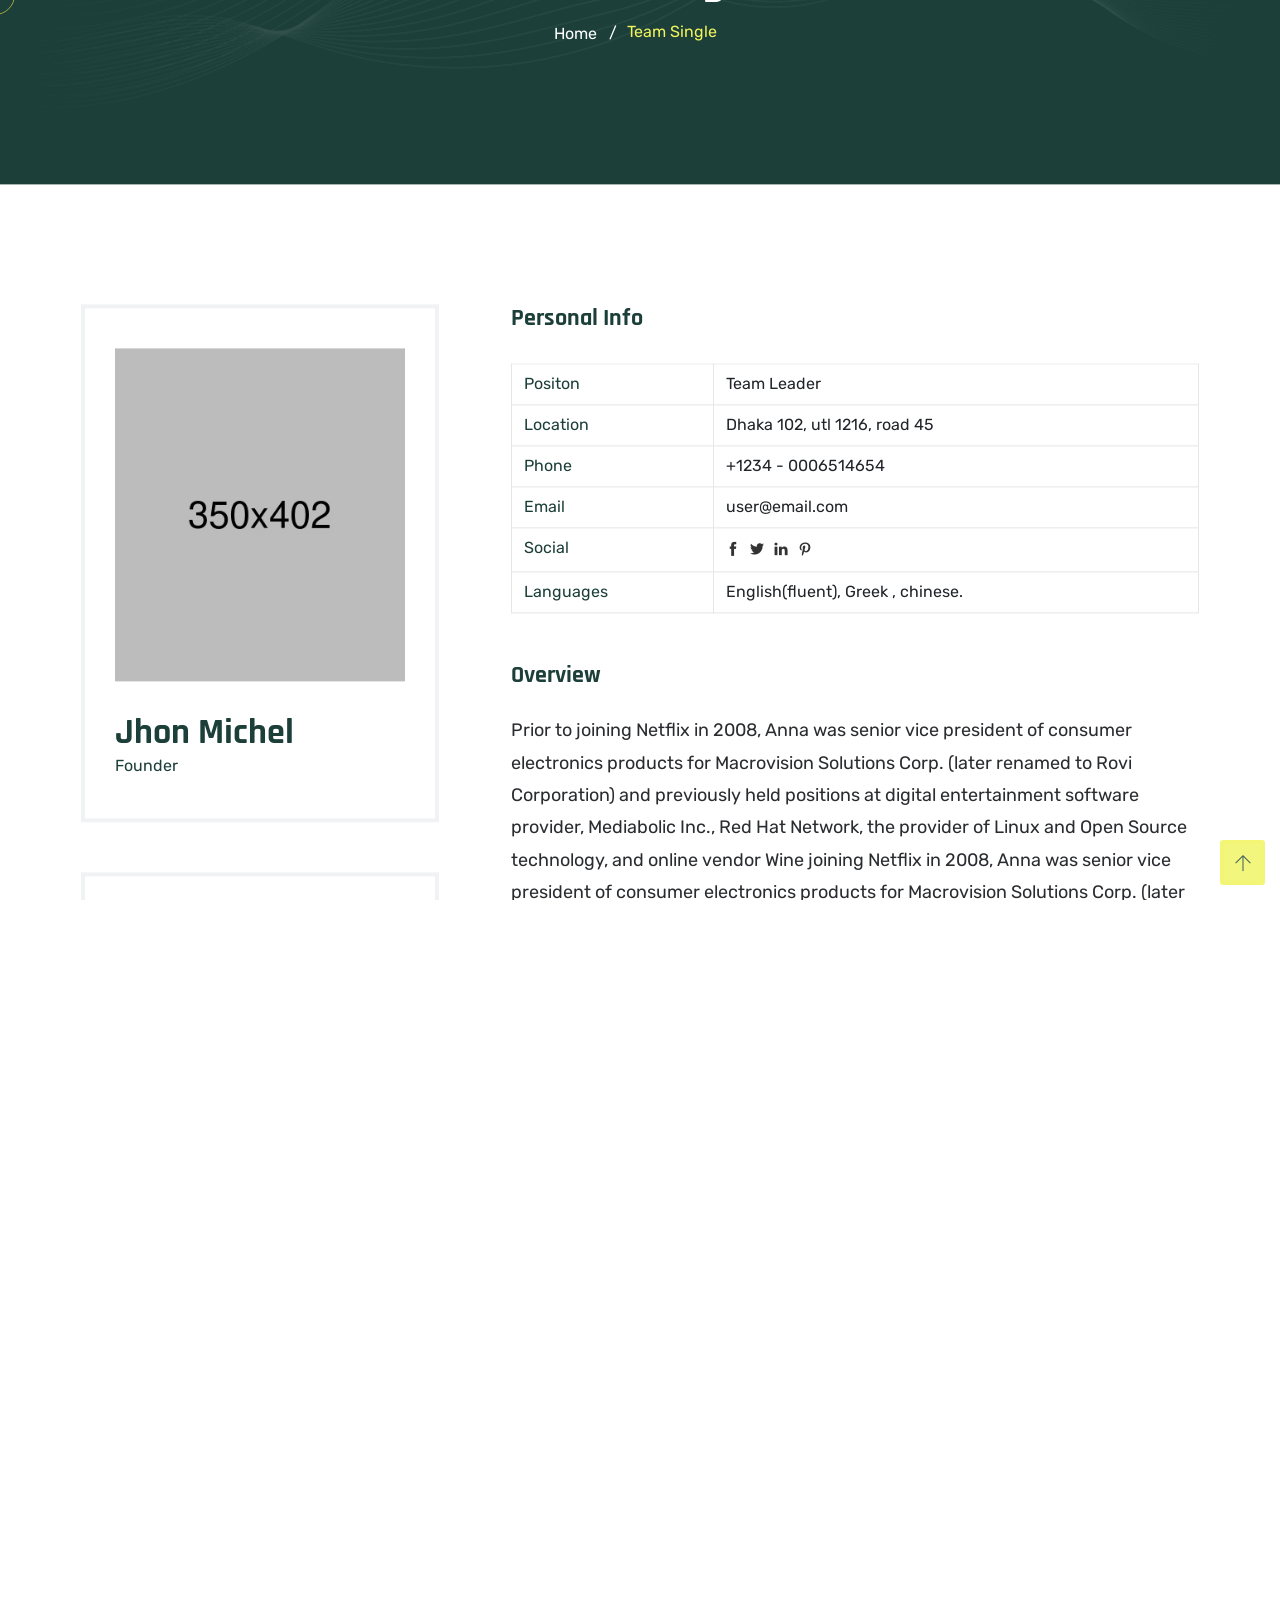
<file: team-single.html>
<!DOCTYPE html>
<html lang="en">

<head>
    <meta charset="utf-8">
    <meta http-equiv="X-UA-Compatible" content="IE=edge">
    <meta name="viewport" content="width=device-width, initial-scale=1">
    <meta name="author" content="DesignCurved">
    <link rel="shortcut icon" type="image/png" href="assets/images/favicon.png">
    <title> ZeroOne Labs - Building the Future of Technology</title>
    <!--**************** Icon Css ****************-->
    <link href="assets/css/themify-icons.css" rel="stylesheet">
    <link href="assets/css/icomoon.css" rel="stylesheet">
    <!--**************** bootstrap Css ****************-->
    <link href="assets/css/bootstrap.min.css" rel="stylesheet">
    <!--**************** animate Css ****************-->
    <link href="assets/css/animate.css" rel="stylesheet">
    <!--**************** All Slider Css ****************-->
    <link href="assets/css/owl.carousel.css" rel="stylesheet">
    <link href="assets/css/owl.theme.css" rel="stylesheet">
    <link href="assets/css/slick.css" rel="stylesheet">
    <link href="assets/css/slick-theme.css" rel="stylesheet">
    <link href="assets/css/swiper.min.css" rel="stylesheet">
    <!--**************** Others Plugin Css ****************-->
    <link href="assets/css/meanmenu.css" rel="stylesheet">
    <link href="assets/css/nice-select.css" rel="stylesheet">
    <link href="assets/css/owl.transitions.css" rel="stylesheet">
    <link href="assets/css/magnific-popup.css" rel="stylesheet">
    <link href="assets/css/jquery.fancybox.css" rel="stylesheet">
    <link href="assets/css/odometer-theme-default.css" rel="stylesheet">
    <link href="assets/sass/style.css" rel="stylesheet">
</head>

<body>

    <!-- start page-wrap -->
    <div class="page-wrap">
        <!-- start preloader -->
        <div class="preloader">
            <div class="loader">
                <span></span>
                <span></span>
                <span></span>
                <span></span>
            </div>
        </div>
        <!-- end preloader -->
        <div class="smooth-scrool-animate" id="smooth-animate"></div>
        <div id="smooth-page-wrapper">
            <div id="smooth-page-content">
                <header class="cp-header-area cp-header-style-2">
                    <div id="cp-header-sticky" class="menu-area">
                        <div class="container">
                            <div class="second-menu">
                                <div class="row align-items-center">
                                    <div class="col-xl-2 col-lg-2 col-md-5 col-5">
                                        <div class="logo">
                                            <a href="index.html"><img src="assets/images/logo.png" alt="logo"></a>
                                        </div>
                                    </div>
                                    <div class="col-xl-7 col-lg-7 col-md-1 col-1 text-right text-xl-right">
                                        <div class="main-menu">
                                            <nav id="mobile-menu">
                                                <ul class="nav">
                                                    <li class="has-submenu">
                                                        <a href="index.html">Home</a>
                                                        <ul class="sub-menu">
                                                            <li><a href="index.html">Home Page S1</a></li>
                                                            <li><a href="index-2.html">Home Page S2</a></li>
                                                            <li><a href="index-3.html">Home Page S3</a></li>
                                                            <li><a href="index-4.html">Home Page S4</a></li>
                                                            <li><a href="index-5.html">Home Page S5</a></li>
                                                        </ul>
                                                    </li>
                                                    <li><a href="about.html">About Us</a></li>
                                                    <li class="has-submenu"><a href="service.html">Services</a>
                                                        <ul class="sub-menu">
                                                            <li><a href="service.html">Services</a></li>
                                                            <li><a href="service-single.html">Services Single</a></li>
                                                        </ul>
                                                    </li>
                                                    <li class="has-submenu"><a href="portfolio.html">Portfolio</a>
                                                        <ul class="sub-menu">
                                                            <li><a href="portfolio.html">Portfolio</a></li>
                                                            <li><a href="portfolio-single.html">Portfolio Single</a>
                                                            </li>
                                                        </ul>
                                                    </li>
                                                    <li class="has-submenu">
                                                        <a href="index.html">Blog</a>
                                                        <ul class="sub-menu">
                                                            <li><a href="blog.html">Blog right sidebar</a>
                                                            </li>
                                                            <li><a href="blog-left-sidebar.html">Blog left sidebar</a>
                                                            </li>
                                                            <li><a href="blog-fullwidth.html">Blog fullwidth</a></li>
                                                            <li><a href="blog-single.html">Blog Single</a></li>
                                                            <li><a href="blog-single-left-sidebar.html">Blog Single Left</a></li>
                                                            <li><a href="blog-single-sidebar.html">Blog Single
                                                                    fullwidth</a></li>
                                                        </ul>
                                                    </li>
                                                    <li><a href="contact.html">Contact</a></li>
                                                </ul>
                                            </nav>
                                        </div>
                                    </div>
                                    <div class="col-xl-3 col-lg-3 col-md-6 col-6 text-left">
                                        <div class="cp-header-area-right">
                                            <a href="about.html" class="ch-btn-style-2"><span>Read More</span></a>
                                        </div>
                                    </div>
                                    <div class="col-12">
                                        <div class="mobile-menu"></div>
                                    </div>
                                </div>
                            </div>
                        </div>
                    </div>
                </header>
                <!-- end of header -->

                <!-- start page-title -->
                <section class="page-title">
                    <div class="container">
                        <div class="row">
                            <div class="col col-xs-12">
                                <div class="breadcumb-wrap">
                                    <h2>Team Single</h2>
                                    <ol>
                                        <li><a href="index.html"><i class="icon-36"></i> Home</a></li>
                                        <li>Team Single</li>
                                    </ol>
                                </div>
                            </div>
                        </div>
                    </div>
                </section>
                <!-- end page-title -->

                <!-- start team-single-section -->
                <section class="team-single-section section-padding">
                    <div class="container">
                        <div class="row">
                            <div class="col col-lg-4 col-12">
                                <div class="team-single-sidebar">
                                    <div class="widget team-widget">
                                        <div class="img-holder">
                                            <img src="assets/images/team/team-1.jpg" alt>
                                        </div>
                                        <div class="team-title">
                                            <h2>Jhon Michel</h2>
                                            <span>Founder</span>
                                        </div>
                                    </div>
                                    <div class="widget contact-widget">
                                        <h3>Contact info</h3>
                                        <ul>
                                            <li><span>Phone: </span>+1234 - 0006514654</li>
                                            <li><span>Email: </span>Suppport@emailhub.net.com</li>
                                            <li><span>Address: </span>Dhaka 102, utl 1216, road 45</li>
                                            <li><span>Office hour: </span>10am - 5pm</li>
                                        </ul>
                                    </div>
                                </div>
                            </div>
                            <div class="col col-lg-8 col-12">
                                <div class="team-single-content">
                                    <h2>Personal Info</h2>
                                    <div class="table-responsive info-table">
                                        <table class="table">
                                            <colgroup>
                                                <col class="first-col">
                                                <col class="sec-col">
                                            </colgroup>
                                            <tr>
                                                <td>Positon</td>
                                                <td>Team Leader</td>
                                            </tr>
                                            <tr>
                                                <td>Location</td>
                                                <td>Dhaka 102, utl 1216, road 45</td>
                                            </tr>
                                            <tr>
                                                <td>Phone</td>
                                                <td>+1234 - 0006514654</td>
                                            </tr>
                                            <tr>
                                                <td>Email</td>
                                                <td>user@email.com</td>
                                            </tr>
                                            <tr>
                                                <td>Social</td>
                                                <td>
                                                    <ul>
                                                        <li><a href="#"><i class="ti-facebook"></i></a></li>
                                                        <li><a href="#"><i class="ti-twitter-alt"></i></a></li>
                                                        <li><a href="#"><i class="ti-linkedin"></i></a></li>
                                                        <li><a href="#"><i class="ti-pinterest"></i></a></li>
                                                    </ul>
                                                </td>
                                            </tr>
                                            <tr>
                                                <td>Languages</td>
                                                <td>English(fluent), Greek , chinese.</td>
                                            </tr>
                                        </table>
                                    </div>
                                    <h3>Overview</h3>
                                    <p>Prior to joining Netflix in 2008, Anna was senior vice president of consumer
                                        electronics products for Macrovision Solutions Corp. (later renamed to Rovi
                                        Corporation) and previously held positions at digital entertainment software
                                        provider, Mediabolic Inc., Red Hat Network, the provider of Linux and Open
                                        Source technology, and online vendor Wine joining Netflix in 2008, Anna was senior vice president of consumer
                                        electronics products for Macrovision Solutions Corp. (later renamed to Rovi
                                        Corporation) and previously held positions at digital entertainment software
                                        provider, Mediabolic Inc., Red Hat Network, the provider of Linux and Open
                                        Source technology, and online vendor Wine.</p>
                                    <div class="contact">
                                        <h3>Contact with me</h3>
                                        <div class="contact-form">
                                            <form>
                                                <div class="half-col">
                                                    <input type="text" class="form-control" placeholder="Your Name">
                                                </div>
                                                <div class="half-col">
                                                    <input type="email" class="form-control" placeholder="Your Email">
                                                </div>
                                                <div>
                                                    <textarea class="form-control"
                                                        placeholder="Messege..."></textarea>
                                                </div>
                                                <div class="submit-btn-wrapper">
                                                    <button type="button"
                                                        class="ch-btn-style-3 ch-btn-animated">Appointment</button>
                                                </div>
                                            </form>
                                        </div>
                                    </div>
                                </div>
                            </div>
                        </div>
                    </div> <!-- end container -->
                </section>
                <!-- end team-single-section -->

                <!-- start of footer-section -->
                <footer class="footer-section style-2">
                    <div class="upper-footer">
                        <div class="container">
                            <div class="row">
                                <div class="col col-lg-3 col-md-6 col-sm-12 col-12">
                                    <div class="widget about-widget">
                                        <div class="logo widget-title">
                                            <img src="assets/images/logo2.png" alt="logo">
                                        </div>
                                        <p>Lorem Ipsum is simply is dumiomy is text Lorem Ipsum is simply</p>
                                        <div class="widget social-widget p-0">
                                            <ul>
                                                <li><a href="#"><i class="ti-facebook"></i></a></li>
                                                <li><a href="#"><i class="ti-instagram"></i></a></li>
                                                <li><a href="#"><i class="ti-twitter-alt"></i></a></li>
                                                <li><a href="#"><i class="ti-pinterest"></i></a></li>
                                            </ul>
                                        </div>
                                    </div>
                                </div>
                                <div class="col col-xl-3 col-lg-2 col-md-6 col-sm-12 col-12">
                                    <div class="widget link-widget">
                                        <div class="widget-title">
                                            <h3>Our Services</h3>
                                        </div>
                                        <ul>
                                            <li><a href="index.html">Home</a></li>
                                            <li><a href="service.html">Services</a></li>
                                            <li><a href="portfolio.html">Portfolio</a></li>
                                            <li><a href="blog.html">Blog</a></li>
                                        </ul>
                                    </div>
                                </div>
                                <div class="col col-lg-3 col-md-6 col-sm-12 col-12">
                                    <div class="widget contact-widget">
                                        <div class="widget-title">
                                            <h3>Address</h3>
                                        </div>
                                        <div class="contact-ft">
                                            <ul>
                                                <li><i class="icon-Group-7042"></i>(629) 555-0129</li>
                                                <li><i class="icon-Group-7043"></i>info@example.com</li>
                                                <li><i class="icon-Group-7044"></i>6391 Elgin St. Celina, 10299</li>
                                            </ul>
                                        </div>
                                    </div>
                                </div>
                                <div class="col col-xl-3 col-lg-3 col-md-6 col-sm-12 col-12">
                                    <div class="widget subscribe">
                                        <div class="widget-title">
                                            <h3>Get Free Estimate</h3>
                                        </div>
                                        <form action="#">
                                            <div class="form-field">
                                                <input type="email" placeholder="Your e-mail address" id="email"
                                                    required>
                                                <button type="submit"><i class="icon-flyer"></i></button>
                                            </div>
                                        </form>
                                    </div>
                                </div>
                            </div>
                        </div> <!-- end container -->
                    </div>
                    <div class="lower-footer">
                        <div class="container">
                            <div class="row align-items-center">
                                <div class="col col-lg-6 col-12">
                                    <div class="copy-right">
                                        <p class="copyright"> &copy; 2024 <a href="index.html">DesignCurved</a>, All
                                            Rights
                                            Reserved.</p>
                                    </div>
                                </div>
                                <div class="col col-lg-6 col-12">
                                    <ul class="lower-footer-link">
                                        <li><a href="contact.html">Trams & Condition</a></li>
                                        <li><a href="contact.html">Privacy Policy</a></li>
                                        <li><a href="contact.html">Contact Us</a></li>
                                    </ul>
                                </div>
                            </div>
                        </div>
                    </div>
                </footer>
                <!-- end of site-footer-section -->
            </div>
        </div>

        <!-- mouse-mover -->
        <div class="mouse-circle-mover"></div>
        <div class="mouse-circle-mover-follow"></div>

    </div>
    <!-- end of page-wrap -->

    <!-- All JavaScript files Here
    ********************************************* -->
    <!-- jquery Plugins -->
    <script src="assets/js/jquery.min.js"></script>
    <!--**************** Bootstrap Plugins ****************-->
    <script src="assets/js/bootstrap.bundle.min.js"></script>
    <!--**************** modernizr Plugins ****************-->
    <script src="assets/js/modernizr.custom.js"></script>
    <!--**************** our-plugin-bundle ****************-->
    <script src="assets/js/our-plugin-bundle.js"></script>
    <!--**************** mobail meanmenu ****************-->
    <script src="assets/js/jquery.meanmenu.min.js"></script>
    <!--**************** all script file this template ****************-->
    <script src="assets/js/all-gsap-activation.js"></script>
    <script src="assets/js/script.js"></script>
</body>

</html>
</file>
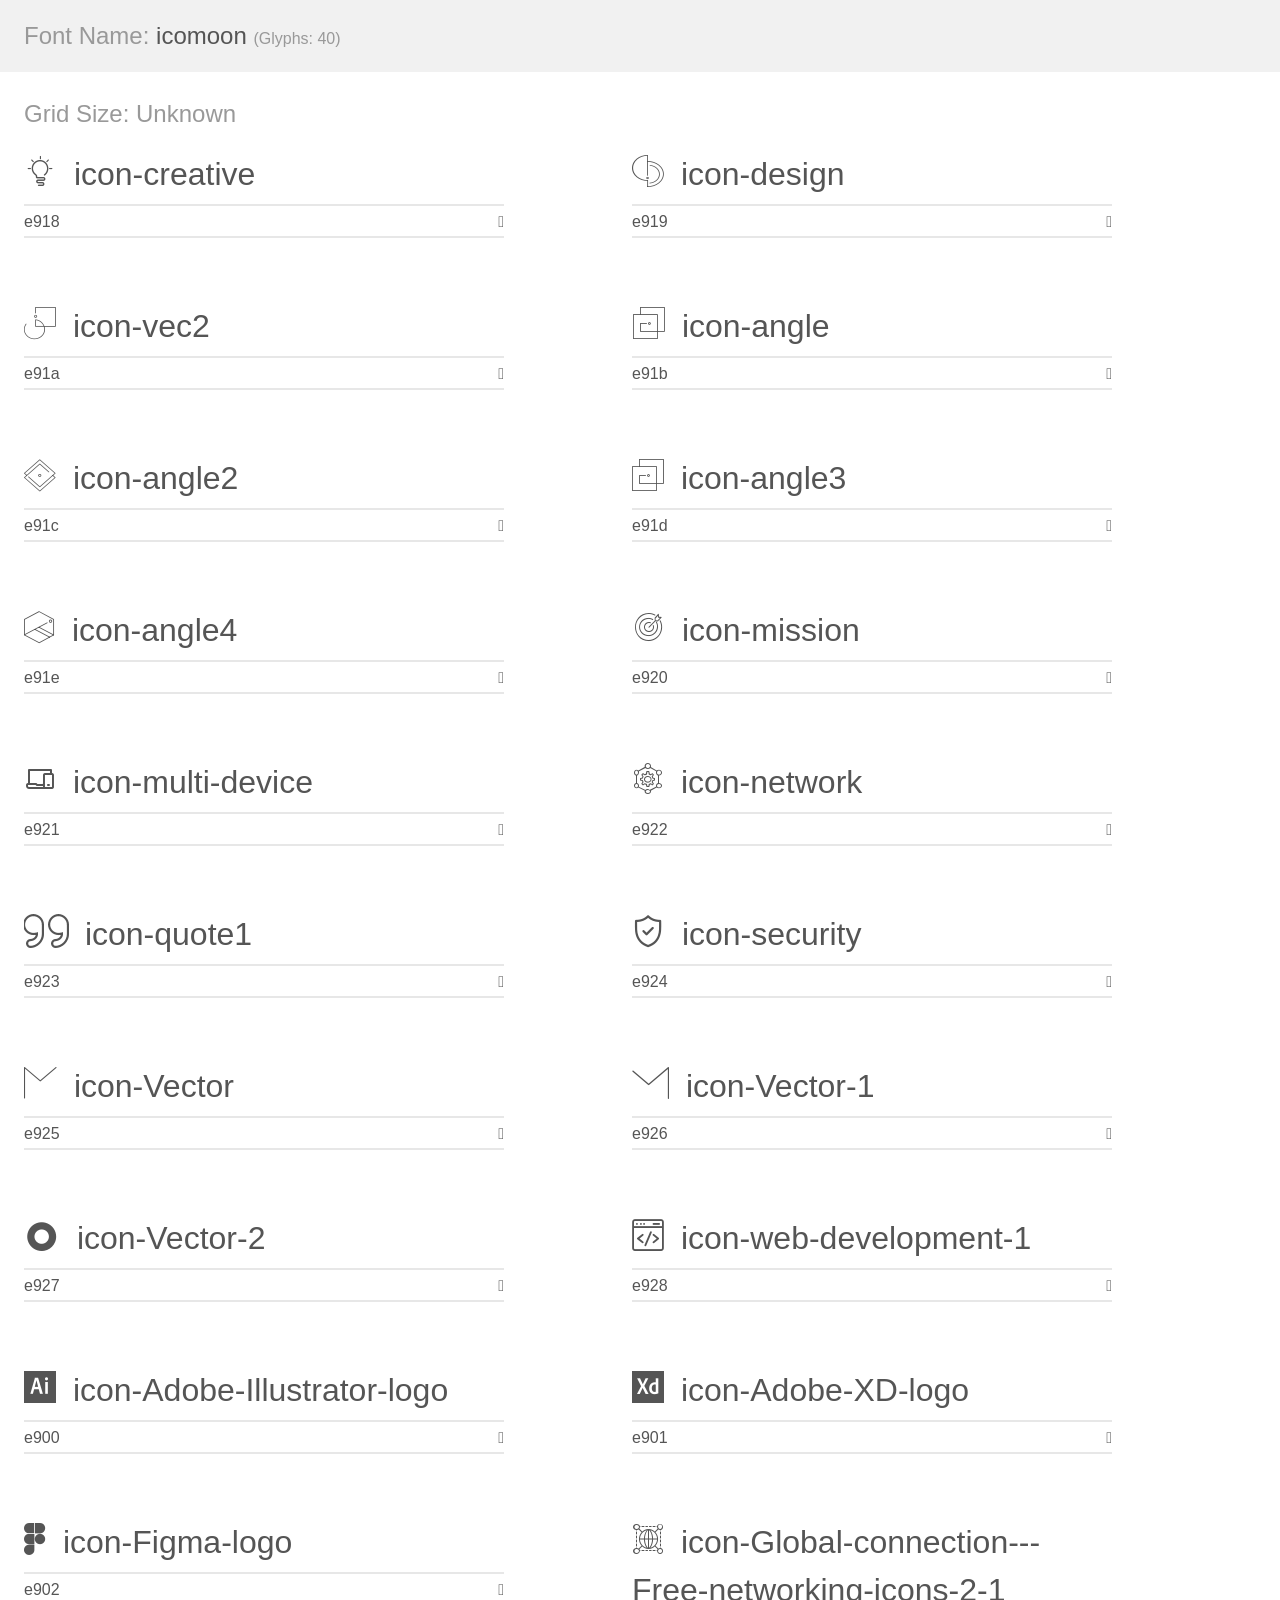
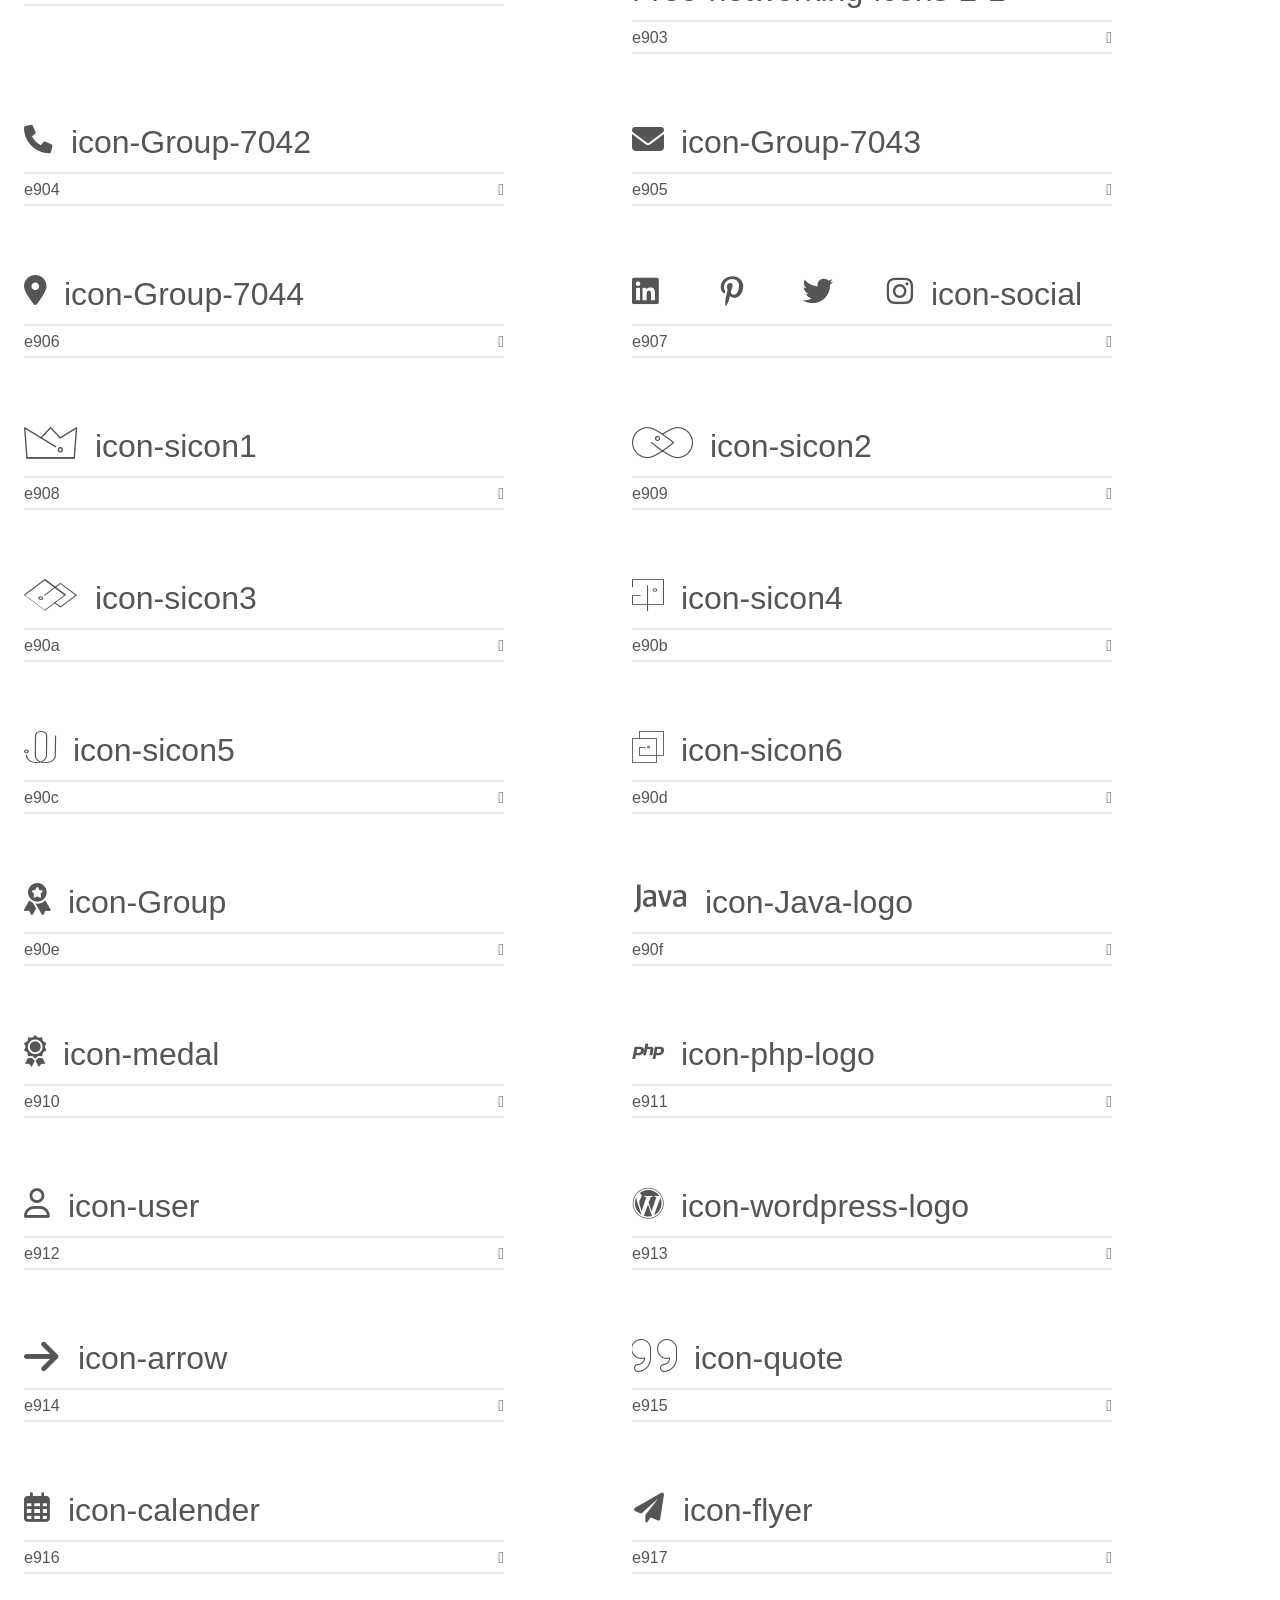
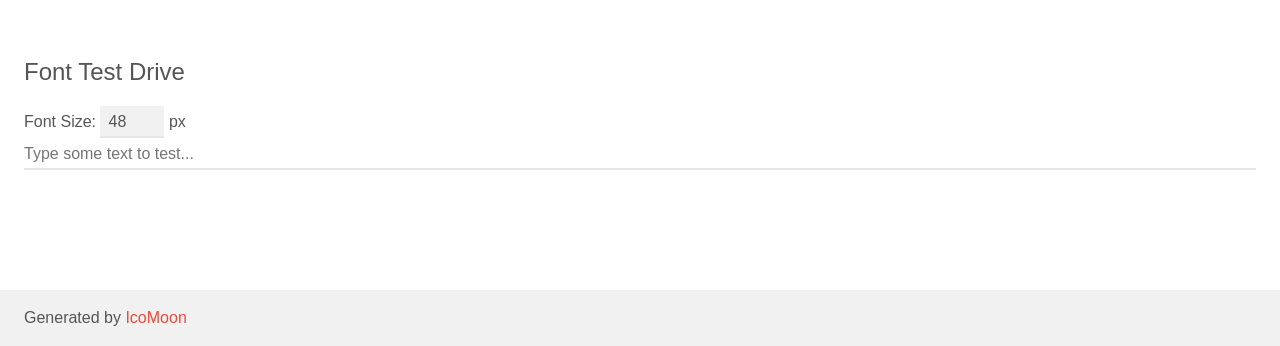
<file: assets/images/icon group/icomoon (1)/demo.html>
<!doctype html>
<html>
<head>
    <meta charset="utf-8">
    <title>IcoMoon Demo</title>
    <meta name="description" content="An Icon Font Generated By IcoMoon.io">
    <meta name="viewport" content="width=device-width, initial-scale=1">
    <link rel="stylesheet" href="demo-files/demo.css">
    <link rel="stylesheet" href="style.css"></head>
<body>
    <div class="bgc1 clearfix">
        <h1 class="mhmm mvm"><span class="fgc1">Font Name:</span> icomoon <small class="fgc1">(Glyphs:&nbsp;40)</small></h1>
    </div>
    <div class="clearfix mhl ptl">
        <h1 class="mvm mtn fgc1">Grid Size: Unknown</h1>
        <div class="glyph fs1">
            <div class="clearfix bshadow0 pbs">
                <span class="icon-creative"></span>
                <span class="mls"> icon-creative</span>
            </div>
            <fieldset class="fs0 size1of1 clearfix hidden-false">
                <input type="text" readonly value="e918" class="unit size1of2" />
                <input type="text" maxlength="1" readonly value="&#xe918;" class="unitRight size1of2 talign-right" />
            </fieldset>
            <div class="fs0 bshadow0 clearfix hidden-true">
                <span class="unit pvs fgc1">liga: </span>
                <input type="text" readonly value="" class="liga unitRight" />
            </div>
        </div>
        <div class="glyph fs1">
            <div class="clearfix bshadow0 pbs">
                <span class="icon-design"></span>
                <span class="mls"> icon-design</span>
            </div>
            <fieldset class="fs0 size1of1 clearfix hidden-false">
                <input type="text" readonly value="e919" class="unit size1of2" />
                <input type="text" maxlength="1" readonly value="&#xe919;" class="unitRight size1of2 talign-right" />
            </fieldset>
            <div class="fs0 bshadow0 clearfix hidden-true">
                <span class="unit pvs fgc1">liga: </span>
                <input type="text" readonly value="" class="liga unitRight" />
            </div>
        </div>
        <div class="glyph fs1">
            <div class="clearfix bshadow0 pbs">
                <span class="icon-vec2"></span>
                <span class="mls"> icon-vec2</span>
            </div>
            <fieldset class="fs0 size1of1 clearfix hidden-false">
                <input type="text" readonly value="e91a" class="unit size1of2" />
                <input type="text" maxlength="1" readonly value="&#xe91a;" class="unitRight size1of2 talign-right" />
            </fieldset>
            <div class="fs0 bshadow0 clearfix hidden-true">
                <span class="unit pvs fgc1">liga: </span>
                <input type="text" readonly value="" class="liga unitRight" />
            </div>
        </div>
        <div class="glyph fs1">
            <div class="clearfix bshadow0 pbs">
                <span class="icon-angle"></span>
                <span class="mls"> icon-angle</span>
            </div>
            <fieldset class="fs0 size1of1 clearfix hidden-false">
                <input type="text" readonly value="e91b" class="unit size1of2" />
                <input type="text" maxlength="1" readonly value="&#xe91b;" class="unitRight size1of2 talign-right" />
            </fieldset>
            <div class="fs0 bshadow0 clearfix hidden-true">
                <span class="unit pvs fgc1">liga: </span>
                <input type="text" readonly value="" class="liga unitRight" />
            </div>
        </div>
        <div class="glyph fs1">
            <div class="clearfix bshadow0 pbs">
                <span class="icon-angle2"></span>
                <span class="mls"> icon-angle2</span>
            </div>
            <fieldset class="fs0 size1of1 clearfix hidden-false">
                <input type="text" readonly value="e91c" class="unit size1of2" />
                <input type="text" maxlength="1" readonly value="&#xe91c;" class="unitRight size1of2 talign-right" />
            </fieldset>
            <div class="fs0 bshadow0 clearfix hidden-true">
                <span class="unit pvs fgc1">liga: </span>
                <input type="text" readonly value="" class="liga unitRight" />
            </div>
        </div>
        <div class="glyph fs1">
            <div class="clearfix bshadow0 pbs">
                <span class="icon-angle3"></span>
                <span class="mls"> icon-angle3</span>
            </div>
            <fieldset class="fs0 size1of1 clearfix hidden-false">
                <input type="text" readonly value="e91d" class="unit size1of2" />
                <input type="text" maxlength="1" readonly value="&#xe91d;" class="unitRight size1of2 talign-right" />
            </fieldset>
            <div class="fs0 bshadow0 clearfix hidden-true">
                <span class="unit pvs fgc1">liga: </span>
                <input type="text" readonly value="" class="liga unitRight" />
            </div>
        </div>
        <div class="glyph fs1">
            <div class="clearfix bshadow0 pbs">
                <span class="icon-angle4"></span>
                <span class="mls"> icon-angle4</span>
            </div>
            <fieldset class="fs0 size1of1 clearfix hidden-false">
                <input type="text" readonly value="e91e" class="unit size1of2" />
                <input type="text" maxlength="1" readonly value="&#xe91e;" class="unitRight size1of2 talign-right" />
            </fieldset>
            <div class="fs0 bshadow0 clearfix hidden-true">
                <span class="unit pvs fgc1">liga: </span>
                <input type="text" readonly value="" class="liga unitRight" />
            </div>
        </div>
        <div class="glyph fs1">
            <div class="clearfix bshadow0 pbs">
                <span class="icon-mission"></span>
                <span class="mls"> icon-mission</span>
            </div>
            <fieldset class="fs0 size1of1 clearfix hidden-false">
                <input type="text" readonly value="e920" class="unit size1of2" />
                <input type="text" maxlength="1" readonly value="&#xe920;" class="unitRight size1of2 talign-right" />
            </fieldset>
            <div class="fs0 bshadow0 clearfix hidden-true">
                <span class="unit pvs fgc1">liga: </span>
                <input type="text" readonly value="" class="liga unitRight" />
            </div>
        </div>
        <div class="glyph fs1">
            <div class="clearfix bshadow0 pbs">
                <span class="icon-multi-device"></span>
                <span class="mls"> icon-multi-device</span>
            </div>
            <fieldset class="fs0 size1of1 clearfix hidden-false">
                <input type="text" readonly value="e921" class="unit size1of2" />
                <input type="text" maxlength="1" readonly value="&#xe921;" class="unitRight size1of2 talign-right" />
            </fieldset>
            <div class="fs0 bshadow0 clearfix hidden-true">
                <span class="unit pvs fgc1">liga: </span>
                <input type="text" readonly value="" class="liga unitRight" />
            </div>
        </div>
        <div class="glyph fs1">
            <div class="clearfix bshadow0 pbs">
                <span class="icon-network"></span>
                <span class="mls"> icon-network</span>
            </div>
            <fieldset class="fs0 size1of1 clearfix hidden-false">
                <input type="text" readonly value="e922" class="unit size1of2" />
                <input type="text" maxlength="1" readonly value="&#xe922;" class="unitRight size1of2 talign-right" />
            </fieldset>
            <div class="fs0 bshadow0 clearfix hidden-true">
                <span class="unit pvs fgc1">liga: </span>
                <input type="text" readonly value="" class="liga unitRight" />
            </div>
        </div>
        <div class="glyph fs1">
            <div class="clearfix bshadow0 pbs">
                <span class="icon-quote1"></span>
                <span class="mls"> icon-quote1</span>
            </div>
            <fieldset class="fs0 size1of1 clearfix hidden-false">
                <input type="text" readonly value="e923" class="unit size1of2" />
                <input type="text" maxlength="1" readonly value="&#xe923;" class="unitRight size1of2 talign-right" />
            </fieldset>
            <div class="fs0 bshadow0 clearfix hidden-true">
                <span class="unit pvs fgc1">liga: </span>
                <input type="text" readonly value="" class="liga unitRight" />
            </div>
        </div>
        <div class="glyph fs1">
            <div class="clearfix bshadow0 pbs">
                <span class="icon-security"></span>
                <span class="mls"> icon-security</span>
            </div>
            <fieldset class="fs0 size1of1 clearfix hidden-false">
                <input type="text" readonly value="e924" class="unit size1of2" />
                <input type="text" maxlength="1" readonly value="&#xe924;" class="unitRight size1of2 talign-right" />
            </fieldset>
            <div class="fs0 bshadow0 clearfix hidden-true">
                <span class="unit pvs fgc1">liga: </span>
                <input type="text" readonly value="" class="liga unitRight" />
            </div>
        </div>
        <div class="glyph fs1">
            <div class="clearfix bshadow0 pbs">
                <span class="icon-Vector"></span>
                <span class="mls"> icon-Vector</span>
            </div>
            <fieldset class="fs0 size1of1 clearfix hidden-false">
                <input type="text" readonly value="e925" class="unit size1of2" />
                <input type="text" maxlength="1" readonly value="&#xe925;" class="unitRight size1of2 talign-right" />
            </fieldset>
            <div class="fs0 bshadow0 clearfix hidden-true">
                <span class="unit pvs fgc1">liga: </span>
                <input type="text" readonly value="" class="liga unitRight" />
            </div>
        </div>
        <div class="glyph fs1">
            <div class="clearfix bshadow0 pbs">
                <span class="icon-Vector-1"></span>
                <span class="mls"> icon-Vector-1</span>
            </div>
            <fieldset class="fs0 size1of1 clearfix hidden-false">
                <input type="text" readonly value="e926" class="unit size1of2" />
                <input type="text" maxlength="1" readonly value="&#xe926;" class="unitRight size1of2 talign-right" />
            </fieldset>
            <div class="fs0 bshadow0 clearfix hidden-true">
                <span class="unit pvs fgc1">liga: </span>
                <input type="text" readonly value="" class="liga unitRight" />
            </div>
        </div>
        <div class="glyph fs1">
            <div class="clearfix bshadow0 pbs">
                <span class="icon-Vector-2"></span>
                <span class="mls"> icon-Vector-2</span>
            </div>
            <fieldset class="fs0 size1of1 clearfix hidden-false">
                <input type="text" readonly value="e927" class="unit size1of2" />
                <input type="text" maxlength="1" readonly value="&#xe927;" class="unitRight size1of2 talign-right" />
            </fieldset>
            <div class="fs0 bshadow0 clearfix hidden-true">
                <span class="unit pvs fgc1">liga: </span>
                <input type="text" readonly value="" class="liga unitRight" />
            </div>
        </div>
        <div class="glyph fs1">
            <div class="clearfix bshadow0 pbs">
                <span class="icon-web-development-1"></span>
                <span class="mls"> icon-web-development-1</span>
            </div>
            <fieldset class="fs0 size1of1 clearfix hidden-false">
                <input type="text" readonly value="e928" class="unit size1of2" />
                <input type="text" maxlength="1" readonly value="&#xe928;" class="unitRight size1of2 talign-right" />
            </fieldset>
            <div class="fs0 bshadow0 clearfix hidden-true">
                <span class="unit pvs fgc1">liga: </span>
                <input type="text" readonly value="" class="liga unitRight" />
            </div>
        </div>
        <div class="glyph fs1">
            <div class="clearfix bshadow0 pbs">
                <span class="icon-Adobe-Illustrator-logo"></span>
                <span class="mls"> icon-Adobe-Illustrator-logo</span>
            </div>
            <fieldset class="fs0 size1of1 clearfix hidden-false">
                <input type="text" readonly value="e900" class="unit size1of2" />
                <input type="text" maxlength="1" readonly value="&#xe900;" class="unitRight size1of2 talign-right" />
            </fieldset>
            <div class="fs0 bshadow0 clearfix hidden-true">
                <span class="unit pvs fgc1">liga: </span>
                <input type="text" readonly value="" class="liga unitRight" />
            </div>
        </div>
        <div class="glyph fs1">
            <div class="clearfix bshadow0 pbs">
                <span class="icon-Adobe-XD-logo"></span>
                <span class="mls"> icon-Adobe-XD-logo</span>
            </div>
            <fieldset class="fs0 size1of1 clearfix hidden-false">
                <input type="text" readonly value="e901" class="unit size1of2" />
                <input type="text" maxlength="1" readonly value="&#xe901;" class="unitRight size1of2 talign-right" />
            </fieldset>
            <div class="fs0 bshadow0 clearfix hidden-true">
                <span class="unit pvs fgc1">liga: </span>
                <input type="text" readonly value="" class="liga unitRight" />
            </div>
        </div>
        <div class="glyph fs1">
            <div class="clearfix bshadow0 pbs">
                <span class="icon-Figma-logo"></span>
                <span class="mls"> icon-Figma-logo</span>
            </div>
            <fieldset class="fs0 size1of1 clearfix hidden-false">
                <input type="text" readonly value="e902" class="unit size1of2" />
                <input type="text" maxlength="1" readonly value="&#xe902;" class="unitRight size1of2 talign-right" />
            </fieldset>
            <div class="fs0 bshadow0 clearfix hidden-true">
                <span class="unit pvs fgc1">liga: </span>
                <input type="text" readonly value="" class="liga unitRight" />
            </div>
        </div>
        <div class="glyph fs1">
            <div class="clearfix bshadow0 pbs">
                <span class="icon-Global-connection---Free-networking-icons-2-1"></span>
                <span class="mls"> icon-Global-connection---Free-networking-icons-2-1</span>
            </div>
            <fieldset class="fs0 size1of1 clearfix hidden-false">
                <input type="text" readonly value="e903" class="unit size1of2" />
                <input type="text" maxlength="1" readonly value="&#xe903;" class="unitRight size1of2 talign-right" />
            </fieldset>
            <div class="fs0 bshadow0 clearfix hidden-true">
                <span class="unit pvs fgc1">liga: </span>
                <input type="text" readonly value="" class="liga unitRight" />
            </div>
        </div>
        <div class="glyph fs1">
            <div class="clearfix bshadow0 pbs">
                <span class="icon-Group-7042"></span>
                <span class="mls"> icon-Group-7042</span>
            </div>
            <fieldset class="fs0 size1of1 clearfix hidden-false">
                <input type="text" readonly value="e904" class="unit size1of2" />
                <input type="text" maxlength="1" readonly value="&#xe904;" class="unitRight size1of2 talign-right" />
            </fieldset>
            <div class="fs0 bshadow0 clearfix hidden-true">
                <span class="unit pvs fgc1">liga: </span>
                <input type="text" readonly value="" class="liga unitRight" />
            </div>
        </div>
        <div class="glyph fs1">
            <div class="clearfix bshadow0 pbs">
                <span class="icon-Group-7043"></span>
                <span class="mls"> icon-Group-7043</span>
            </div>
            <fieldset class="fs0 size1of1 clearfix hidden-false">
                <input type="text" readonly value="e905" class="unit size1of2" />
                <input type="text" maxlength="1" readonly value="&#xe905;" class="unitRight size1of2 talign-right" />
            </fieldset>
            <div class="fs0 bshadow0 clearfix hidden-true">
                <span class="unit pvs fgc1">liga: </span>
                <input type="text" readonly value="" class="liga unitRight" />
            </div>
        </div>
        <div class="glyph fs1">
            <div class="clearfix bshadow0 pbs">
                <span class="icon-Group-7044"></span>
                <span class="mls"> icon-Group-7044</span>
            </div>
            <fieldset class="fs0 size1of1 clearfix hidden-false">
                <input type="text" readonly value="e906" class="unit size1of2" />
                <input type="text" maxlength="1" readonly value="&#xe906;" class="unitRight size1of2 talign-right" />
            </fieldset>
            <div class="fs0 bshadow0 clearfix hidden-true">
                <span class="unit pvs fgc1">liga: </span>
                <input type="text" readonly value="" class="liga unitRight" />
            </div>
        </div>
        <div class="glyph fs1">
            <div class="clearfix bshadow0 pbs">
                <span class="icon-social"></span>
                <span class="mls"> icon-social</span>
            </div>
            <fieldset class="fs0 size1of1 clearfix hidden-false">
                <input type="text" readonly value="e907" class="unit size1of2" />
                <input type="text" maxlength="1" readonly value="&#xe907;" class="unitRight size1of2 talign-right" />
            </fieldset>
            <div class="fs0 bshadow0 clearfix hidden-true">
                <span class="unit pvs fgc1">liga: </span>
                <input type="text" readonly value="" class="liga unitRight" />
            </div>
        </div>
        <div class="glyph fs1">
            <div class="clearfix bshadow0 pbs">
                <span class="icon-sicon1"></span>
                <span class="mls"> icon-sicon1</span>
            </div>
            <fieldset class="fs0 size1of1 clearfix hidden-false">
                <input type="text" readonly value="e908" class="unit size1of2" />
                <input type="text" maxlength="1" readonly value="&#xe908;" class="unitRight size1of2 talign-right" />
            </fieldset>
            <div class="fs0 bshadow0 clearfix hidden-true">
                <span class="unit pvs fgc1">liga: </span>
                <input type="text" readonly value="" class="liga unitRight" />
            </div>
        </div>
        <div class="glyph fs1">
            <div class="clearfix bshadow0 pbs">
                <span class="icon-sicon2"></span>
                <span class="mls"> icon-sicon2</span>
            </div>
            <fieldset class="fs0 size1of1 clearfix hidden-false">
                <input type="text" readonly value="e909" class="unit size1of2" />
                <input type="text" maxlength="1" readonly value="&#xe909;" class="unitRight size1of2 talign-right" />
            </fieldset>
            <div class="fs0 bshadow0 clearfix hidden-true">
                <span class="unit pvs fgc1">liga: </span>
                <input type="text" readonly value="" class="liga unitRight" />
            </div>
        </div>
        <div class="glyph fs1">
            <div class="clearfix bshadow0 pbs">
                <span class="icon-sicon3"></span>
                <span class="mls"> icon-sicon3</span>
            </div>
            <fieldset class="fs0 size1of1 clearfix hidden-false">
                <input type="text" readonly value="e90a" class="unit size1of2" />
                <input type="text" maxlength="1" readonly value="&#xe90a;" class="unitRight size1of2 talign-right" />
            </fieldset>
            <div class="fs0 bshadow0 clearfix hidden-true">
                <span class="unit pvs fgc1">liga: </span>
                <input type="text" readonly value="" class="liga unitRight" />
            </div>
        </div>
        <div class="glyph fs1">
            <div class="clearfix bshadow0 pbs">
                <span class="icon-sicon4"></span>
                <span class="mls"> icon-sicon4</span>
            </div>
            <fieldset class="fs0 size1of1 clearfix hidden-false">
                <input type="text" readonly value="e90b" class="unit size1of2" />
                <input type="text" maxlength="1" readonly value="&#xe90b;" class="unitRight size1of2 talign-right" />
            </fieldset>
            <div class="fs0 bshadow0 clearfix hidden-true">
                <span class="unit pvs fgc1">liga: </span>
                <input type="text" readonly value="" class="liga unitRight" />
            </div>
        </div>
        <div class="glyph fs1">
            <div class="clearfix bshadow0 pbs">
                <span class="icon-sicon5"></span>
                <span class="mls"> icon-sicon5</span>
            </div>
            <fieldset class="fs0 size1of1 clearfix hidden-false">
                <input type="text" readonly value="e90c" class="unit size1of2" />
                <input type="text" maxlength="1" readonly value="&#xe90c;" class="unitRight size1of2 talign-right" />
            </fieldset>
            <div class="fs0 bshadow0 clearfix hidden-true">
                <span class="unit pvs fgc1">liga: </span>
                <input type="text" readonly value="" class="liga unitRight" />
            </div>
        </div>
        <div class="glyph fs1">
            <div class="clearfix bshadow0 pbs">
                <span class="icon-sicon6"></span>
                <span class="mls"> icon-sicon6</span>
            </div>
            <fieldset class="fs0 size1of1 clearfix hidden-false">
                <input type="text" readonly value="e90d" class="unit size1of2" />
                <input type="text" maxlength="1" readonly value="&#xe90d;" class="unitRight size1of2 talign-right" />
            </fieldset>
            <div class="fs0 bshadow0 clearfix hidden-true">
                <span class="unit pvs fgc1">liga: </span>
                <input type="text" readonly value="" class="liga unitRight" />
            </div>
        </div>
        <div class="glyph fs1">
            <div class="clearfix bshadow0 pbs">
                <span class="icon-Group"></span>
                <span class="mls"> icon-Group</span>
            </div>
            <fieldset class="fs0 size1of1 clearfix hidden-false">
                <input type="text" readonly value="e90e" class="unit size1of2" />
                <input type="text" maxlength="1" readonly value="&#xe90e;" class="unitRight size1of2 talign-right" />
            </fieldset>
            <div class="fs0 bshadow0 clearfix hidden-true">
                <span class="unit pvs fgc1">liga: </span>
                <input type="text" readonly value="" class="liga unitRight" />
            </div>
        </div>
        <div class="glyph fs1">
            <div class="clearfix bshadow0 pbs">
                <span class="icon-Java-logo"></span>
                <span class="mls"> icon-Java-logo</span>
            </div>
            <fieldset class="fs0 size1of1 clearfix hidden-false">
                <input type="text" readonly value="e90f" class="unit size1of2" />
                <input type="text" maxlength="1" readonly value="&#xe90f;" class="unitRight size1of2 talign-right" />
            </fieldset>
            <div class="fs0 bshadow0 clearfix hidden-true">
                <span class="unit pvs fgc1">liga: </span>
                <input type="text" readonly value="" class="liga unitRight" />
            </div>
        </div>
        <div class="glyph fs1">
            <div class="clearfix bshadow0 pbs">
                <span class="icon-medal"></span>
                <span class="mls"> icon-medal</span>
            </div>
            <fieldset class="fs0 size1of1 clearfix hidden-false">
                <input type="text" readonly value="e910" class="unit size1of2" />
                <input type="text" maxlength="1" readonly value="&#xe910;" class="unitRight size1of2 talign-right" />
            </fieldset>
            <div class="fs0 bshadow0 clearfix hidden-true">
                <span class="unit pvs fgc1">liga: </span>
                <input type="text" readonly value="" class="liga unitRight" />
            </div>
        </div>
        <div class="glyph fs1">
            <div class="clearfix bshadow0 pbs">
                <span class="icon-php-logo"></span>
                <span class="mls"> icon-php-logo</span>
            </div>
            <fieldset class="fs0 size1of1 clearfix hidden-false">
                <input type="text" readonly value="e911" class="unit size1of2" />
                <input type="text" maxlength="1" readonly value="&#xe911;" class="unitRight size1of2 talign-right" />
            </fieldset>
            <div class="fs0 bshadow0 clearfix hidden-true">
                <span class="unit pvs fgc1">liga: </span>
                <input type="text" readonly value="" class="liga unitRight" />
            </div>
        </div>
        <div class="glyph fs1">
            <div class="clearfix bshadow0 pbs">
                <span class="icon-user"></span>
                <span class="mls"> icon-user</span>
            </div>
            <fieldset class="fs0 size1of1 clearfix hidden-false">
                <input type="text" readonly value="e912" class="unit size1of2" />
                <input type="text" maxlength="1" readonly value="&#xe912;" class="unitRight size1of2 talign-right" />
            </fieldset>
            <div class="fs0 bshadow0 clearfix hidden-true">
                <span class="unit pvs fgc1">liga: </span>
                <input type="text" readonly value="" class="liga unitRight" />
            </div>
        </div>
        <div class="glyph fs1">
            <div class="clearfix bshadow0 pbs">
                <span class="icon-wordpress-logo"></span>
                <span class="mls"> icon-wordpress-logo</span>
            </div>
            <fieldset class="fs0 size1of1 clearfix hidden-false">
                <input type="text" readonly value="e913" class="unit size1of2" />
                <input type="text" maxlength="1" readonly value="&#xe913;" class="unitRight size1of2 talign-right" />
            </fieldset>
            <div class="fs0 bshadow0 clearfix hidden-true">
                <span class="unit pvs fgc1">liga: </span>
                <input type="text" readonly value="" class="liga unitRight" />
            </div>
        </div>
        <div class="glyph fs1">
            <div class="clearfix bshadow0 pbs">
                <span class="icon-arrow"></span>
                <span class="mls"> icon-arrow</span>
            </div>
            <fieldset class="fs0 size1of1 clearfix hidden-false">
                <input type="text" readonly value="e914" class="unit size1of2" />
                <input type="text" maxlength="1" readonly value="&#xe914;" class="unitRight size1of2 talign-right" />
            </fieldset>
            <div class="fs0 bshadow0 clearfix hidden-true">
                <span class="unit pvs fgc1">liga: </span>
                <input type="text" readonly value="" class="liga unitRight" />
            </div>
        </div>
        <div class="glyph fs1">
            <div class="clearfix bshadow0 pbs">
                <span class="icon-quote"></span>
                <span class="mls"> icon-quote</span>
            </div>
            <fieldset class="fs0 size1of1 clearfix hidden-false">
                <input type="text" readonly value="e915" class="unit size1of2" />
                <input type="text" maxlength="1" readonly value="&#xe915;" class="unitRight size1of2 talign-right" />
            </fieldset>
            <div class="fs0 bshadow0 clearfix hidden-true">
                <span class="unit pvs fgc1">liga: </span>
                <input type="text" readonly value="" class="liga unitRight" />
            </div>
        </div>
        <div class="glyph fs1">
            <div class="clearfix bshadow0 pbs">
                <span class="icon-calender"></span>
                <span class="mls"> icon-calender</span>
            </div>
            <fieldset class="fs0 size1of1 clearfix hidden-false">
                <input type="text" readonly value="e916" class="unit size1of2" />
                <input type="text" maxlength="1" readonly value="&#xe916;" class="unitRight size1of2 talign-right" />
            </fieldset>
            <div class="fs0 bshadow0 clearfix hidden-true">
                <span class="unit pvs fgc1">liga: </span>
                <input type="text" readonly value="" class="liga unitRight" />
            </div>
        </div>
        <div class="glyph fs1">
            <div class="clearfix bshadow0 pbs">
                <span class="icon-flyer"></span>
                <span class="mls"> icon-flyer</span>
            </div>
            <fieldset class="fs0 size1of1 clearfix hidden-false">
                <input type="text" readonly value="e917" class="unit size1of2" />
                <input type="text" maxlength="1" readonly value="&#xe917;" class="unitRight size1of2 talign-right" />
            </fieldset>
            <div class="fs0 bshadow0 clearfix hidden-true">
                <span class="unit pvs fgc1">liga: </span>
                <input type="text" readonly value="" class="liga unitRight" />
            </div>
        </div>
    </div>

    <!--[if gt IE 8]><!-->
    <div class="mhl clearfix mbl">
        <h1>Font Test Drive</h1>
        <label>
            Font Size: <input id="fontSize" type="number" class="textbox0 mbm"
            min="8" value="48" />
            px
        </label>
        <input id="testText" type="text" class="phl size1of1 mvl"
        placeholder="Type some text to test..." value=""/>
        <div id="testDrive" class="icon-" style="font-family: icomoon">&nbsp;
        </div>
    </div>
    <!--<![endif]-->
    <div class="bgc1 clearfix">
        <p class="mhl">Generated by <a href="https://icomoon.io/app">IcoMoon</a></p>
    </div>

    <script src="demo-files/demo.js"></script>
</body>
</html>
</file>
<file: assets/css/themify-icons.css>
@font-face {
	font-family: 'themify';
	src:url('../fonts/themify.eot?-fvbane');
	src:url('../fonts/themify.eot?#iefix-fvbane') format('embedded-opentype'),
		url('../fonts/themify.woff?-fvbane') format('woff'),
		url('../fonts/themify.ttf?-fvbane') format('truetype'),
		url('../fonts/themify.svg?-fvbane#themify') format('svg');
	font-weight: normal;
	font-style: normal;
}

[class^="ti-"], [class*=" ti-"] {
	font-family: 'themify';
	speak: none;
	font-style: normal;
	font-weight: normal;
	font-variant: normal;
	text-transform: none;
	line-height: 1;

	/* Better Font Rendering =========== */
	-webkit-font-smoothing: antialiased;
	-moz-osx-font-smoothing: grayscale;
}

.ti-wand:before {
	content: "\e600";
}
.ti-volume:before {
	content: "\e601";
}
.ti-user:before {
	content: "\e602";
}
.ti-unlock:before {
	content: "\e603";
}
.ti-unlink:before {
	content: "\e604";
}
.ti-trash:before {
	content: "\e605";
}
.ti-thought:before {
	content: "\e606";
}
.ti-target:before {
	content: "\e607";
}
.ti-tag:before {
	content: "\e608";
}
.ti-tablet:before {
	content: "\e609";
}
.ti-star:before {
	content: "\e60a";
}
.ti-spray:before {
	content: "\e60b";
}
.ti-signal:before {
	content: "\e60c";
}
.ti-shopping-cart:before {
	content: "\e60d";
}
.ti-shopping-cart-full:before {
	content: "\e60e";
}
.ti-settings:before {
	content: "\e60f";
}
.ti-search:before {
	content: "\e610";
}
.ti-zoom-in:before {
	content: "\e611";
}
.ti-zoom-out:before {
	content: "\e612";
}
.ti-cut:before {
	content: "\e613";
}
.ti-ruler:before {
	content: "\e614";
}
.ti-ruler-pencil:before {
	content: "\e615";
}
.ti-ruler-alt:before {
	content: "\e616";
}
.ti-bookmark:before {
	content: "\e617";
}
.ti-bookmark-alt:before {
	content: "\e618";
}
.ti-reload:before {
	content: "\e619";
}
.ti-plus:before {
	content: "\e61a";
}
.ti-pin:before {
	content: "\e61b";
}
.ti-pencil:before {
	content: "\e61c";
}
.ti-pencil-alt:before {
	content: "\e61d";
}
.ti-paint-roller:before {
	content: "\e61e";
}
.ti-paint-bucket:before {
	content: "\e61f";
}
.ti-na:before {
	content: "\e620";
}
.ti-mobile:before {
	content: "\e621";
}
.ti-minus:before {
	content: "\e622";
}
.ti-medall:before {
	content: "\e623";
}
.ti-medall-alt:before {
	content: "\e624";
}
.ti-marker:before {
	content: "\e625";
}
.ti-marker-alt:before {
	content: "\e626";
}
.ti-arrow-up:before {
	content: "\e627";
}
.ti-arrow-right:before {
	content: "\e628";
}
.ti-arrow-left:before {
	content: "\e629";
}
.ti-arrow-down:before {
	content: "\e62a";
}
.ti-lock:before {
	content: "\e62b";
}
.ti-location-arrow:before {
	content: "\e62c";
}
.ti-link:before {
	content: "\e62d";
}
.ti-layout:before {
	content: "\e62e";
}
.ti-layers:before {
	content: "\e62f";
}
.ti-layers-alt:before {
	content: "\e630";
}
.ti-key:before {
	content: "\e631";
}
.ti-import:before {
	content: "\e632";
}
.ti-image:before {
	content: "\e633";
}
.ti-heart:before {
	content: "\e634";
}
.ti-heart-broken:before {
	content: "\e635";
}
.ti-hand-stop:before {
	content: "\e636";
}
.ti-hand-open:before {
	content: "\e637";
}
.ti-hand-drag:before {
	content: "\e638";
}
.ti-folder:before {
	content: "\e639";
}
.ti-flag:before {
	content: "\e63a";
}
.ti-flag-alt:before {
	content: "\e63b";
}
.ti-flag-alt-2:before {
	content: "\e63c";
}
.ti-eye:before {
	content: "\e63d";
}
.ti-export:before {
	content: "\e63e";
}
.ti-exchange-vertical:before {
	content: "\e63f";
}
.ti-desktop:before {
	content: "\e640";
}
.ti-cup:before {
	content: "\e641";
}
.ti-crown:before {
	content: "\e642";
}
.ti-comments:before {
	content: "\e643";
}
.ti-comment:before {
	content: "\e644";
}
.ti-comment-alt:before {
	content: "\e645";
}
.ti-close:before {
	content: "\e646";
}
.ti-clip:before {
	content: "\e647";
}
.ti-angle-up:before {
	content: "\e648";
}
.ti-angle-right:before {
	content: "\e649";
}
.ti-angle-left:before {
	content: "\e64a";
}
.ti-angle-down:before {
	content: "\e64b";
}
.ti-check:before {
	content: "\e64c";
}
.ti-check-box:before {
	content: "\e64d";
}
.ti-camera:before {
	content: "\e64e";
}
.ti-announcement:before {
	content: "\e64f";
}
.ti-brush:before {
	content: "\e650";
}
.ti-briefcase:before {
	content: "\e651";
}
.ti-bolt:before {
	content: "\e652";
}
.ti-bolt-alt:before {
	content: "\e653";
}
.ti-blackboard:before {
	content: "\e654";
}
.ti-bag:before {
	content: "\e655";
}
.ti-move:before {
	content: "\e656";
}
.ti-arrows-vertical:before {
	content: "\e657";
}
.ti-arrows-horizontal:before {
	content: "\e658";
}
.ti-fullscreen:before {
	content: "\e659";
}
.ti-arrow-top-right:before {
	content: "\e65a";
}
.ti-arrow-top-left:before {
	content: "\e65b";
}
.ti-arrow-circle-up:before {
	content: "\e65c";
}
.ti-arrow-circle-right:before {
	content: "\e65d";
}
.ti-arrow-circle-left:before {
	content: "\e65e";
}
.ti-arrow-circle-down:before {
	content: "\e65f";
}
.ti-angle-double-up:before {
	content: "\e660";
}
.ti-angle-double-right:before {
	content: "\e661";
}
.ti-angle-double-left:before {
	content: "\e662";
}
.ti-angle-double-down:before {
	content: "\e663";
}
.ti-zip:before {
	content: "\e664";
}
.ti-world:before {
	content: "\e665";
}
.ti-wheelchair:before {
	content: "\e666";
}
.ti-view-list:before {
	content: "\e667";
}
.ti-view-list-alt:before {
	content: "\e668";
}
.ti-view-grid:before {
	content: "\e669";
}
.ti-uppercase:before {
	content: "\e66a";
}
.ti-upload:before {
	content: "\e66b";
}
.ti-underline:before {
	content: "\e66c";
}
.ti-truck:before {
	content: "\e66d";
}
.ti-timer:before {
	content: "\e66e";
}
.ti-ticket:before {
	content: "\e66f";
}
.ti-thumb-up:before {
	content: "\e670";
}
.ti-thumb-down:before {
	content: "\e671";
}
.ti-text:before {
	content: "\e672";
}
.ti-stats-up:before {
	content: "\e673";
}
.ti-stats-down:before {
	content: "\e674";
}
.ti-split-v:before {
	content: "\e675";
}
.ti-split-h:before {
	content: "\e676";
}
.ti-smallcap:before {
	content: "\e677";
}
.ti-shine:before {
	content: "\e678";
}
.ti-shift-right:before {
	content: "\e679";
}
.ti-shift-left:before {
	content: "\e67a";
}
.ti-shield:before {
	content: "\e67b";
}
.ti-notepad:before {
	content: "\e67c";
}
.ti-server:before {
	content: "\e67d";
}
.ti-quote-right:before {
	content: "\e67e";
}
.ti-quote-left:before {
	content: "\e67f";
}
.ti-pulse:before {
	content: "\e680";
}
.ti-printer:before {
	content: "\e681";
}
.ti-power-off:before {
	content: "\e682";
}
.ti-plug:before {
	content: "\e683";
}
.ti-pie-chart:before {
	content: "\e684";
}
.ti-paragraph:before {
	content: "\e685";
}
.ti-panel:before {
	content: "\e686";
}
.ti-package:before {
	content: "\e687";
}
.ti-music:before {
	content: "\e688";
}
.ti-music-alt:before {
	content: "\e689";
}
.ti-mouse:before {
	content: "\e68a";
}
.ti-mouse-alt:before {
	content: "\e68b";
}
.ti-money:before {
	content: "\e68c";
}
.ti-microphone:before {
	content: "\e68d";
}
.ti-menu:before {
	content: "\e68e";
}
.ti-menu-alt:before {
	content: "\e68f";
}
.ti-map:before {
	content: "\e690";
}
.ti-map-alt:before {
	content: "\e691";
}
.ti-loop:before {
	content: "\e692";
}
.ti-location-pin:before {
	content: "\e693";
}
.ti-list:before {
	content: "\e694";
}
.ti-light-bulb:before {
	content: "\e695";
}
.ti-Italic:before {
	content: "\e696";
}
.ti-info:before {
	content: "\e697";
}
.ti-infinite:before {
	content: "\e698";
}
.ti-id-badge:before {
	content: "\e699";
}
.ti-hummer:before {
	content: "\e69a";
}
.ti-home:before {
	content: "\e69b";
}
.ti-help:before {
	content: "\e69c";
}
.ti-headphone:before {
	content: "\e69d";
}
.ti-harddrives:before {
	content: "\e69e";
}
.ti-harddrive:before {
	content: "\e69f";
}
.ti-gift:before {
	content: "\e6a0";
}
.ti-game:before {
	content: "\e6a1";
}
.ti-filter:before {
	content: "\e6a2";
}
.ti-files:before {
	content: "\e6a3";
}
.ti-file:before {
	content: "\e6a4";
}
.ti-eraser:before {
	content: "\e6a5";
}
.ti-envelope:before {
	content: "\e6a6";
}
.ti-download:before {
	content: "\e6a7";
}
.ti-direction:before {
	content: "\e6a8";
}
.ti-direction-alt:before {
	content: "\e6a9";
}
.ti-dashboard:before {
	content: "\e6aa";
}
.ti-control-stop:before {
	content: "\e6ab";
}
.ti-control-shuffle:before {
	content: "\e6ac";
}
.ti-control-play:before {
	content: "\e6ad";
}
.ti-control-pause:before {
	content: "\e6ae";
}
.ti-control-forward:before {
	content: "\e6af";
}
.ti-control-backward:before {
	content: "\e6b0";
}
.ti-cloud:before {
	content: "\e6b1";
}
.ti-cloud-up:before {
	content: "\e6b2";
}
.ti-cloud-down:before {
	content: "\e6b3";
}
.ti-clipboard:before {
	content: "\e6b4";
}
.ti-car:before {
	content: "\e6b5";
}
.ti-calendar:before {
	content: "\e6b6";
}
.ti-book:before {
	content: "\e6b7";
}
.ti-bell:before {
	content: "\e6b8";
}
.ti-basketball:before {
	content: "\e6b9";
}
.ti-bar-chart:before {
	content: "\e6ba";
}
.ti-bar-chart-alt:before {
	content: "\e6bb";
}
.ti-back-right:before {
	content: "\e6bc";
}
.ti-back-left:before {
	content: "\e6bd";
}
.ti-arrows-corner:before {
	content: "\e6be";
}
.ti-archive:before {
	content: "\e6bf";
}
.ti-anchor:before {
	content: "\e6c0";
}
.ti-align-right:before {
	content: "\e6c1";
}
.ti-align-left:before {
	content: "\e6c2";
}
.ti-align-justify:before {
	content: "\e6c3";
}
.ti-align-center:before {
	content: "\e6c4";
}
.ti-alert:before {
	content: "\e6c5";
}
.ti-alarm-clock:before {
	content: "\e6c6";
}
.ti-agenda:before {
	content: "\e6c7";
}
.ti-write:before {
	content: "\e6c8";
}
.ti-window:before {
	content: "\e6c9";
}
.ti-widgetized:before {
	content: "\e6ca";
}
.ti-widget:before {
	content: "\e6cb";
}
.ti-widget-alt:before {
	content: "\e6cc";
}
.ti-wallet:before {
	content: "\e6cd";
}
.ti-video-clapper:before {
	content: "\e6ce";
}
.ti-video-camera:before {
	content: "\e6cf";
}
.ti-vector:before {
	content: "\e6d0";
}
.ti-themify-logo:before {
	content: "\e6d1";
}
.ti-themify-favicon:before {
	content: "\e6d2";
}
.ti-themify-favicon-alt:before {
	content: "\e6d3";
}
.ti-support:before {
	content: "\e6d4";
}
.ti-stamp:before {
	content: "\e6d5";
}
.ti-split-v-alt:before {
	content: "\e6d6";
}
.ti-slice:before {
	content: "\e6d7";
}
.ti-shortcode:before {
	content: "\e6d8";
}
.ti-shift-right-alt:before {
	content: "\e6d9";
}
.ti-shift-left-alt:before {
	content: "\e6da";
}
.ti-ruler-alt-2:before {
	content: "\e6db";
}
.ti-receipt:before {
	content: "\e6dc";
}
.ti-pin2:before {
	content: "\e6dd";
}
.ti-pin-alt:before {
	content: "\e6de";
}
.ti-pencil-alt2:before {
	content: "\e6df";
}
.ti-palette:before {
	content: "\e6e0";
}
.ti-more:before {
	content: "\e6e1";
}
.ti-more-alt:before {
	content: "\e6e2";
}
.ti-microphone-alt:before {
	content: "\e6e3";
}
.ti-magnet:before {
	content: "\e6e4";
}
.ti-line-double:before {
	content: "\e6e5";
}
.ti-line-dotted:before {
	content: "\e6e6";
}
.ti-line-dashed:before {
	content: "\e6e7";
}
.ti-layout-width-full:before {
	content: "\e6e8";
}
.ti-layout-width-default:before {
	content: "\e6e9";
}
.ti-layout-width-default-alt:before {
	content: "\e6ea";
}
.ti-layout-tab:before {
	content: "\e6eb";
}
.ti-layout-tab-window:before {
	content: "\e6ec";
}
.ti-layout-tab-v:before {
	content: "\e6ed";
}
.ti-layout-tab-min:before {
	content: "\e6ee";
}
.ti-layout-slider:before {
	content: "\e6ef";
}
.ti-layout-slider-alt:before {
	content: "\e6f0";
}
.ti-layout-sidebar-right:before {
	content: "\e6f1";
}
.ti-layout-sidebar-none:before {
	content: "\e6f2";
}
.ti-layout-sidebar-left:before {
	content: "\e6f3";
}
.ti-layout-placeholder:before {
	content: "\e6f4";
}
.ti-layout-menu:before {
	content: "\e6f5";
}
.ti-layout-menu-v:before {
	content: "\e6f6";
}
.ti-layout-menu-separated:before {
	content: "\e6f7";
}
.ti-layout-menu-full:before {
	content: "\e6f8";
}
.ti-layout-media-right-alt:before {
	content: "\e6f9";
}
.ti-layout-media-right:before {
	content: "\e6fa";
}
.ti-layout-media-overlay:before {
	content: "\e6fb";
}
.ti-layout-media-overlay-alt:before {
	content: "\e6fc";
}
.ti-layout-media-overlay-alt-2:before {
	content: "\e6fd";
}
.ti-layout-media-left-alt:before {
	content: "\e6fe";
}
.ti-layout-media-left:before {
	content: "\e6ff";
}
.ti-layout-media-center-alt:before {
	content: "\e700";
}
.ti-layout-media-center:before {
	content: "\e701";
}
.ti-layout-list-thumb:before {
	content: "\e702";
}
.ti-layout-list-thumb-alt:before {
	content: "\e703";
}
.ti-layout-list-post:before {
	content: "\e704";
}
.ti-layout-list-large-image:before {
	content: "\e705";
}
.ti-layout-line-solid:before {
	content: "\e706";
}
.ti-layout-grid4:before {
	content: "\e707";
}
.ti-layout-grid3:before {
	content: "\e708";
}
.ti-layout-grid2:before {
	content: "\e709";
}
.ti-layout-grid2-thumb:before {
	content: "\e70a";
}
.ti-layout-cta-right:before {
	content: "\e70b";
}
.ti-layout-cta-left:before {
	content: "\e70c";
}
.ti-layout-cta-center:before {
	content: "\e70d";
}
.ti-layout-cta-btn-right:before {
	content: "\e70e";
}
.ti-layout-cta-btn-left:before {
	content: "\e70f";
}
.ti-layout-column4:before {
	content: "\e710";
}
.ti-layout-column3:before {
	content: "\e711";
}
.ti-layout-column2:before {
	content: "\e712";
}
.ti-layout-accordion-separated:before {
	content: "\e713";
}
.ti-layout-accordion-merged:before {
	content: "\e714";
}
.ti-layout-accordion-list:before {
	content: "\e715";
}
.ti-ink-pen:before {
	content: "\e716";
}
.ti-info-alt:before {
	content: "\e717";
}
.ti-help-alt:before {
	content: "\e718";
}
.ti-headphone-alt:before {
	content: "\e719";
}
.ti-hand-point-up:before {
	content: "\e71a";
}
.ti-hand-point-right:before {
	content: "\e71b";
}
.ti-hand-point-left:before {
	content: "\e71c";
}
.ti-hand-point-down:before {
	content: "\e71d";
}
.ti-gallery:before {
	content: "\e71e";
}
.ti-face-smile:before {
	content: "\e71f";
}
.ti-face-sad:before {
	content: "\e720";
}
.ti-credit-card:before {
	content: "\e721";
}
.ti-control-skip-forward:before {
	content: "\e722";
}
.ti-control-skip-backward:before {
	content: "\e723";
}
.ti-control-record:before {
	content: "\e724";
}
.ti-control-eject:before {
	content: "\e725";
}
.ti-comments-smiley:before {
	content: "\e726";
}
.ti-brush-alt:before {
	content: "\e727";
}
.ti-youtube:before {
	content: "\e728";
}
.ti-vimeo:before {
	content: "\e729";
}
.ti-twitter:before {
	content: "\e72a";
}
.ti-time:before {
	content: "\e72b";
}
.ti-tumblr:before {
	content: "\e72c";
}
.ti-skype:before {
	content: "\e72d";
}
.ti-share:before {
	content: "\e72e";
}
.ti-share-alt:before {
	content: "\e72f";
}
.ti-rocket:before {
	content: "\e730";
}
.ti-pinterest:before {
	content: "\e731";
}
.ti-new-window:before {
	content: "\e732";
}
.ti-microsoft:before {
	content: "\e733";
}
.ti-list-ol:before {
	content: "\e734";
}
.ti-linkedin:before {
	content: "\e735";
}
.ti-layout-sidebar-2:before {
	content: "\e736";
}
.ti-layout-grid4-alt:before {
	content: "\e737";
}
.ti-layout-grid3-alt:before {
	content: "\e738";
}
.ti-layout-grid2-alt:before {
	content: "\e739";
}
.ti-layout-column4-alt:before {
	content: "\e73a";
}
.ti-layout-column3-alt:before {
	content: "\e73b";
}
.ti-layout-column2-alt:before {
	content: "\e73c";
}
.ti-instagram:before {
	content: "\e73d";
}
.ti-google:before {
	content: "\e73e";
}
.ti-github:before {
	content: "\e73f";
}
.ti-flickr:before {
	content: "\e740";
}
.ti-facebook:before {
	content: "\e741";
}
.ti-dropbox:before {
	content: "\e742";
}
.ti-dribbble:before {
	content: "\e743";
}
.ti-apple:before {
	content: "\e744";
}
.ti-android:before {
	content: "\e745";
}
.ti-save:before {
	content: "\e746";
}
.ti-save-alt:before {
	content: "\e747";
}
.ti-yahoo:before {
	content: "\e748";
}
.ti-wordpress:before {
	content: "\e749";
}
.ti-vimeo-alt:before {
	content: "\e74a";
}
.ti-twitter-alt:before {
	content: "\e74b";
}
.ti-tumblr-alt:before {
	content: "\e74c";
}
.ti-trello:before {
	content: "\e74d";
}
.ti-stack-overflow:before {
	content: "\e74e";
}
.ti-soundcloud:before {
	content: "\e74f";
}
.ti-sharethis:before {
	content: "\e750";
}
.ti-sharethis-alt:before {
	content: "\e751";
}
.ti-reddit:before {
	content: "\e752";
}
.ti-pinterest-alt:before {
	content: "\e753";
}
.ti-microsoft-alt:before {
	content: "\e754";
}
.ti-linux:before {
	content: "\e755";
}
.ti-jsfiddle:before {
	content: "\e756";
}
.ti-joomla:before {
	content: "\e757";
}
.ti-html5:before {
	content: "\e758";
}
.ti-flickr-alt:before {
	content: "\e759";
}
.ti-email:before {
	content: "\e75a";
}
.ti-drupal:before {
	content: "\e75b";
}
.ti-dropbox-alt:before {
	content: "\e75c";
}
.ti-css3:before {
	content: "\e75d";
}
.ti-rss:before {
	content: "\e75e";
}
.ti-rss-alt:before {
	content: "\e75f";
}
</file>
<file: assets/css/icomoon.css>
@font-face {
  font-family: 'icomoon';
  src:  url('../fonts/icomoon.eot?ava1xw');
  src:  url('../fonts/icomoon.eot?ava1xw#iefix') format('embedded-opentype'),
    url('../fonts/icomoon.ttf?ava1xw') format('truetype'),
    url('../fonts/icomoon.woff?ava1xw') format('woff'),
    url('../fonts/icomoon.svg?ava1xw#icomoon') format('svg');
  font-weight: normal;
  font-style: normal;
  font-display: block;
}

[class^="icon-"], [class*=" icon-"] {
  /* use !important to prevent issues with browser extensions that change fonts */
  font-family: 'icomoon' !important;
  speak: never;
  font-style: normal;
  font-weight: normal;
  font-variant: normal;
  text-transform: none;

  /* Better Font Rendering =========== */
  -webkit-font-smoothing: antialiased;
  -moz-osx-font-smoothing: grayscale;
}

.icon-creative:before {
  content: "\e918";
}
.icon-design:before {
  content: "\e919";
}
.icon-vec2:before {
  content: "\e91a";
}
.icon-angle:before {
  content: "\e91b";
}
.icon-angle2:before {
  content: "\e91c";
}
.icon-angle3:before {
  content: "\e91d";
}
.icon-angle4:before {
  content: "\e91e";
}
.icon-mission:before {
  content: "\e920";
}
.icon-multi-device:before {
  content: "\e921";
}
.icon-network:before {
  content: "\e922";
}
.icon-quote1:before {
  content: "\e923";
}
.icon-security:before {
  content: "\e924";
}
.icon-Vector:before {
  content: "\e925";
}
.icon-Vector-1:before {
  content: "\e926";
}
.icon-Vector-2:before {
  content: "\e927";
}
.icon-web-development-1:before {
  content: "\e928";
}
.icon-Adobe-Illustrator-logo:before {
  content: "\e900";
}
.icon-Adobe-XD-logo:before {
  content: "\e901";
}
.icon-Figma-logo:before {
  content: "\e902";
}
.icon-Global-connection---Free-networking-icons-2-1:before {
  content: "\e903";
}
.icon-Group-7042:before {
  content: "\e904";
}
.icon-Group-7043:before {
  content: "\e905";
}
.icon-Group-7044:before {
  content: "\e906";
}
.icon-social:before {
  content: "\e907";
}
.icon-sicon1:before {
  content: "\e908";
}
.icon-sicon2:before {
  content: "\e909";
}
.icon-sicon3:before {
  content: "\e90a";
}
.icon-sicon4:before {
  content: "\e90b";
}
.icon-sicon5:before {
  content: "\e90c";
}
.icon-sicon6:before {
  content: "\e90d";
}
.icon-Group:before {
  content: "\e90e";
}
.icon-Java-logo:before {
  content: "\e90f";
}
.icon-medal:before {
  content: "\e910";
}
.icon-php-logo:before {
  content: "\e911";
}
.icon-user:before {
  content: "\e912";
}
.icon-wordpress-logo:before {
  content: "\e913";
}
.icon-arrow:before {
  content: "\e914";
}
.icon-quote:before {
  content: "\e915";
}
.icon-calender:before {
  content: "\e916";
}
.icon-flyer:before {
  content: "\e917";
}
</file>
<file: assets/css/nice-select.css>
.nice-select {
  -webkit-tap-highlight-color: transparent;
  background-color: #fff;
  border-radius: 5px;
  border: solid 1px #e8e8e8;
  box-sizing: border-box;
  clear: both;
  cursor: pointer;
  display: block;
  float: left;
  font-family: inherit;
  font-size: 14px;
  font-weight: normal;
  height: 42px;
  line-height: 40px;
  outline: none;
  padding-left: 18px;
  padding-right: 30px;
  position: relative;
  text-align: left !important;
  -webkit-transition: all 0.2s ease-in-out;
  transition: all 0.2s ease-in-out;
  -webkit-user-select: none;
     -moz-user-select: none;
      -ms-user-select: none;
          user-select: none;
  white-space: nowrap;
  width: auto; }
  .nice-select:hover {
    border-color: #dbdbdb; }
  .nice-select:active, .nice-select.open, .nice-select:focus {
    border-color: #999; }
  .nice-select:after {
    border-bottom: 2px solid #999;
    border-right: 2px solid #999;
    content: '';
    display: block;
    height: 5px;
    margin-top: -4px;
    pointer-events: none;
    position: absolute;
    right: 12px;
    top: 50%;
    -webkit-transform-origin: 66% 66%;
        -ms-transform-origin: 66% 66%;
            transform-origin: 66% 66%;
    -webkit-transform: rotate(45deg);
        -ms-transform: rotate(45deg);
            transform: rotate(45deg);
    -webkit-transition: all 0.15s ease-in-out;
    transition: all 0.15s ease-in-out;
    width: 5px; }
  .nice-select.open:after {
    -webkit-transform: rotate(-135deg);
        -ms-transform: rotate(-135deg);
            transform: rotate(-135deg); }
  .nice-select.open .list {
    opacity: 1;
    pointer-events: auto;
    -webkit-transform: scale(1) translateY(0);
        -ms-transform: scale(1) translateY(0);
            transform: scale(1) translateY(0); }
  .nice-select.disabled {
    border-color: #ededed;
    color: #999;
    pointer-events: none; }
    .nice-select.disabled:after {
      border-color: #cccccc; }
  .nice-select.wide {
    width: 100%; }
    .nice-select.wide .list {
      left: 0 !important;
      right: 0 !important; }
  .nice-select.right {
    float: right; }
    .nice-select.right .list {
      left: auto;
      right: 0; }
  .nice-select.small {
    font-size: 12px;
    height: 36px;
    line-height: 34px; }
    .nice-select.small:after {
      height: 4px;
      width: 4px; }
    .nice-select.small .option {
      line-height: 34px;
      min-height: 34px; }
  .nice-select .list {
    background-color: #fff;
    border-radius: 5px;
    box-shadow: 0 0 0 1px rgba(68, 68, 68, 0.11);
    box-sizing: border-box;
    margin-top: 4px;
    opacity: 0;
    overflow: hidden;
    padding: 0;
    pointer-events: none;
    position: absolute;
    top: 100%;
    left: 0;
    -webkit-transform-origin: 50% 0;
        -ms-transform-origin: 50% 0;
            transform-origin: 50% 0;
    -webkit-transform: scale(0.75) translateY(-21px);
        -ms-transform: scale(0.75) translateY(-21px);
            transform: scale(0.75) translateY(-21px);
    -webkit-transition: all 0.2s cubic-bezier(0.5, 0, 0, 1.25), opacity 0.15s ease-out;
    transition: all 0.2s cubic-bezier(0.5, 0, 0, 1.25), opacity 0.15s ease-out;
    z-index: 9; }
    .nice-select .list:hover .option:not(:hover) {
      background-color: transparent !important; }
  .nice-select .option {
    cursor: pointer;
    font-weight: 400;
    line-height: 40px;
    list-style: none;
    min-height: 40px;
    outline: none;
    padding-left: 18px;
    padding-right: 29px;
    text-align: left;
    -webkit-transition: all 0.2s;
    transition: all 0.2s; }
    .nice-select .option:hover, .nice-select .option.focus, .nice-select .option.selected.focus {
      background-color: #f6f6f6; }
    .nice-select .option.selected {
      font-weight: bold; }
    .nice-select .option.disabled {
      background-color: transparent;
      color: #999;
      cursor: default; }

.no-csspointerevents .nice-select .list {
  display: none; }

.no-csspointerevents .nice-select.open .list {
  display: block; }
</file>
<file: assets/css/odometer-theme-default.css>
.odometer.odometer-auto-theme, .odometer.odometer-theme-default {
  display: inline-block;
  vertical-align: middle;
  *vertical-align: auto;
  *zoom: 1;
  *display: inline;
  position: relative;
}
.odometer.odometer-auto-theme .odometer-digit, .odometer.odometer-theme-default .odometer-digit {
  display: inline-block;
  vertical-align: middle;
  *vertical-align: auto;
  *zoom: 1;
  *display: inline;
  position: relative;
}
.odometer.odometer-auto-theme .odometer-digit .odometer-digit-spacer, .odometer.odometer-theme-default .odometer-digit .odometer-digit-spacer {
  display: inline-block;
  vertical-align: middle;
  *vertical-align: auto;
  *zoom: 1;
  *display: inline;
  visibility: hidden;
}
.odometer.odometer-auto-theme .odometer-digit .odometer-digit-inner, .odometer.odometer-theme-default .odometer-digit .odometer-digit-inner {
  text-align: left;
  display: block;
  position: absolute;
  top: 0;
  left: 0;
  right: 0;
  bottom: 0;
  overflow: hidden;
}
.odometer.odometer-auto-theme .odometer-digit .odometer-ribbon, .odometer.odometer-theme-default .odometer-digit .odometer-ribbon {
  display: block;
}
.odometer.odometer-auto-theme .odometer-digit .odometer-ribbon-inner, .odometer.odometer-theme-default .odometer-digit .odometer-ribbon-inner {
  display: block;
  -webkit-backface-visibility: hidden;
}
.odometer.odometer-auto-theme .odometer-digit .odometer-value, .odometer.odometer-theme-default .odometer-digit .odometer-value {
  display: block;
  -webkit-transform: translateZ(0);
}
.odometer.odometer-auto-theme .odometer-digit .odometer-value.odometer-last-value, .odometer.odometer-theme-default .odometer-digit .odometer-value.odometer-last-value {
  position: absolute;
}
.odometer.odometer-auto-theme.odometer-animating-up .odometer-ribbon-inner, .odometer.odometer-theme-default.odometer-animating-up .odometer-ribbon-inner {
  -webkit-transition: -webkit-transform 2s;
  -moz-transition: -moz-transform 2s;
  -ms-transition: -ms-transform 2s;
  -o-transition: -o-transform 2s;
  transition: transform 2s;
}
.odometer.odometer-auto-theme.odometer-animating-up.odometer-animating .odometer-ribbon-inner, .odometer.odometer-theme-default.odometer-animating-up.odometer-animating .odometer-ribbon-inner {
  -webkit-transform: translateY(-100%);
  -moz-transform: translateY(-100%);
  -ms-transform: translateY(-100%);
  -o-transform: translateY(-100%);
  transform: translateY(-100%);
}
.odometer.odometer-auto-theme.odometer-animating-down .odometer-ribbon-inner, .odometer.odometer-theme-default.odometer-animating-down .odometer-ribbon-inner {
  -webkit-transform: translateY(-100%);
  -moz-transform: translateY(-100%);
  -ms-transform: translateY(-100%);
  -o-transform: translateY(-100%);
  transform: translateY(-100%);
}
.odometer.odometer-auto-theme.odometer-animating-down.odometer-animating .odometer-ribbon-inner, .odometer.odometer-theme-default.odometer-animating-down.odometer-animating .odometer-ribbon-inner {
  -webkit-transition: -webkit-transform 2s;
  -moz-transition: -moz-transform 2s;
  -ms-transition: -ms-transform 2s;
  -o-transition: -o-transform 2s;
  transition: transform 2s;
  -webkit-transform: translateY(0);
  -moz-transform: translateY(0);
  -ms-transform: translateY(0);
  -o-transform: translateY(0);
  transform: translateY(0);
}

.odometer.odometer-auto-theme, .odometer.odometer-theme-default {
  font-family: "Helvetica Neue", sans-serif;
  line-height: 1.1em;
}
.odometer.odometer-auto-theme .odometer-value, .odometer.odometer-theme-default .odometer-value {
  text-align: center;
}
</file>
<file: assets/sass/style.css>
/*-----------------------------------------------------------------------------------
    Template Name: ZeroOne Labs - Building the Future of Technology
    Author: DesignCurved 
    Author URI: https://themeforest.net/user/DesignCurved
    Version: 1.0

--------------------------
   CSS INDEX
--------------------------
    01. Common css 
    02. header section
    03. Hero Style
    04. footer Style
    05. Home-style-1
    06. text-moving-sec 
    07. service-area
    08. text-moving-sec-s2
    09. about-area 
    10. ch-service-area 
    11. ch-portfolio-area
    12. testimonial-section
    13. ch-skill-area
    14. ch-blog-area
    15. ch-newsletter-area
    16. Home-style-2
    17. Home-style-3
    18. Home-style-4
    19. About Page
    20. Service Page
    21. Portfolio Page
    22.	team single page
    23. Service Page
    24. Blog Page
    25. Blog Single Page

    -----------------------------------------------------------------------------------*/
/*---------------------------
	Fonts
----------------------------*/
@import url("https://fonts.googleapis.com/css2?family=Rajdhani:wght@300;400;500;600;700&family=Rubik:ital,wght@0,300..900;1,300..900&display=swap");
/* 01. Common css   */
html {
  font-size: 15px;
  scroll-behavior: smooth;
}

:root {
  scroll-behavior: unset;
}

body {
  font-family: "Rubik", sans-serif;
  color: #2A2C30;
  background-color: #fff;
  font-size: 16px;
  font-size: calc-rem-value(16);
  overflow-x: hidden;
}
@media (max-width: 767px) {
  body {
    font-size: 14px;
  }
}

p {
  font-size: 16px;
  color: #2A2C30;
  line-height: 1.8em;
}

h1,
h2,
h3,
h4,
h5,
h6 {
  color: #1C3F39;
  font-family: "Rajdhani";
  font-weight: 400;
}

ul {
  padding-left: 0;
  margin: 0;
  list-style: none;
}

a {
  text-decoration: none;
  -webkit-transition: all 0.2s;
  -moz-transition: all 0.2s;
  -o-transition: all 0.2s;
  -ms-transition: all 0.2s;
  transition: all 0.2s;
}

a:hover {
  text-decoration: none;
}

img {
  max-width: 100%;
}
 .image-view{
   width: 100%;
   height: 410px;
   object-fit: cover;
 }

.ptb-120 {
  padding: 120px 0px;
}
@media (max-width: 991px) {
  .ptb-120 {
    padding: 90px 0;
  }
}
@media (max-width: 767px) {
  .ptb-120 {
    padding: 80px 0;
  }
}

@media (min-width: 1400px) {
  .container {
    max-width: 1290px;
  }
}

.hidden {
  display: none;
}

.sr-only {
  display: none !important;
  opacity: 0;
  visibility: hidden;
}

/* 1.2 Global Elements */
.page-wrapper {
  position: relative;
  overflow: hidden;
}

.wow {
  visibility: hidden;
}

.fi:before {
  margin: 0;
}

.section-bg {
  background: #F5F5F5 !important;
}

.section-padding {
  padding: 120px 0;
}
@media (max-width: 991px) {
  .section-padding {
    padding: 90px 0;
  }
}
@media (max-width: 767px) {
  .section-padding {
    padding: 80px 0;
  }
}
@media (max-width: 575px) {
  .section-padding {
    padding: 60px 0;
  }
}

.pt-120 {
  padding-top: 120px;
}
@media (max-width: 991px) {
  .pt-120 {
    padding-top: 90px;
  }
}
@media (max-width: 767px) {
  .pt-120 {
    padding-top: 80px;
  }
}
@media (max-width: 575px) {
  .pt-120 {
    padding-top: 60px;
  }
}

.pb-120 {
  padding-bottom: 120px;
}
@media (max-width: 991px) {
  .pb-120 {
    padding-bottom: 90px;
  }
}
@media (max-width: 767px) {
  .pb-120 {
    padding-bottom: 80px;
  }
}
@media (max-width: 575px) {
  .pb-120 {
    padding-bottom: 60px;
  }
}

/*** contact form error handling ***/
.contact-activation .error-handling-messages {
  width: 100% !important;
  margin-top: 15px !important;
}
.contact-activation label.error {
  color: red;
  font-size: 13px;
  font-weight: normal;
  margin: 5px 0 0 0;
  text-align: left;
  display: block;
  margin-bottom: 10px;
}
.contact-activation #c-loader,
.contact-activation #loader {
  display: none;
  margin-top: 10px;
}
.contact-activation #c-loader i,
.contact-activation #loader i {
  font-size: 30px;
  font-size: calc-rem-value(30);
  color: #F1F45D;
  display: inline-block;
  -webkit-animation: rotating linear 2s infinite;
  animation: rotating linear 2s infinite;
}
.contact-activation #success,
.contact-activation #c-success,
.contact-activation #c-error,
.contact-activation #error {
  width: 100%;
  color: #fff;
  padding: 5px 10px;
  font-size: 16px;
  text-align: center;
  display: none;
}
@media (max-width: 767px) {
  .contact-activation #success,
  .contact-activation #c-success,
  .contact-activation #c-error,
  .contact-activation #error {
    font-size: 15px;
  }
}
.contact-activation #c-success,
.contact-activation #success {
  background-color: #009a00;
  border-left: 5px solid green;
  margin-bottom: 5px;
}
.contact-activation #c-error,
.contact-activation #error {
  background-color: #ff1a1a;
  border-left: 5px solid red;
}

@-webkit-keyframes rotating {
  from {
    -webkit-transform: rotate(0deg);
    transform: rotate(0deg);
  }
  to {
    -webkit-transform: rotate(360deg);
    transform: rotate(360deg);
  }
}
@keyframes rotating {
  from {
    -webkit-transform: rotate(0deg);
    transform: rotate(0deg);
  }
  to {
    -webkit-transform: rotate(360deg);
    transform: rotate(360deg);
  }
}
.rotating {
  -webkit-animation: rotating 5s alternate infinite;
  animation: rotating 5s alternate infinite;
}

/*** back to top **/
.back-btn {
  background-color: #F1F45D;
  width: 45px;
  height: 45px;
  line-height: 45px;
  border: 4px solid #f0f353;
  border-radius: 3px;
  text-align: center;
  display: none;
  position: fixed;
  z-index: 999;
  right: 15px;
  bottom: 15px;
  -webkit-transition: all 0.2s;
  -moz-transition: all 0.2s;
  -o-transition: all 0.2s;
  -ms-transition: all 0.2s;
  transition: all 0.2s;
}
@media (max-width: 991px) {
  .back-btn {
    width: 35px;
    height: 35px;
    line-height: 35px;
  }
}
.back-btn:hover {
  background-color: #F1F45D;
}

.back-btn i {
  font-size: 18px;
  font-size: calc-rem-value(18);
  color: #1C3F39;
  position: absolute;
  left: 50%;
  top: 50%;
  -webkit-transform: translate(-50%, -50%);
  -moz-transform: translate(-50%, -50%);
  -o-transform: translate(-50%, -50%);
  -ms-transform: translate(-50%, -50%);
  transform: translate(-50%, -50%);
}

/** for popup image ***/
.mfp-wrap {
  background-color: rgba(0, 0, 0, 0.9);
  z-index: 99999;
}

.mfp-with-zoom .mfp-container,
.mfp-with-zoom.mfp-bg {
  opacity: 0;
  -webkit-backface-visibility: hidden;
  -webkit-transition: all 0.3s ease-out;
  -moz-transition: all 0.3s ease-out;
  -o-transition: all 0.3s ease-out;
  transition: all 0.3s ease-out;
}

.mfp-with-zoom.mfp-ready .mfp-container {
  opacity: 1;
}

.mfp-with-zoom.mfp-ready.mfp-bg {
  opacity: 0.8;
}

.mfp-with-zoom.mfp-removing .mfp-container,
.mfp-with-zoom.mfp-removing.mfp-bg {
  opacity: 0;
}

/*** for fancybox video ***/
.fancybox-overlay {
  background: rgba(0, 0, 0, 0.9);
  z-index: 9999 !important;
}

.fancybox-wrap {
  z-index: 99999 !important;
}

.ui-widget.ui-widget-content {
  box-shadow: 0px 1px 13.5px 1.5px rgba(46, 49, 108, 0.08);
  border: none;
  padding: 10px;
}

.ui-state-default,
.ui-widget-content .ui-state-default,
.ui-widget-header .ui-state-default,
.ui-button,
html .ui-button.ui-state-disabled:hover,
html .ui-button.ui-state-disabled:active {
  border: 1px solid #e3e3e3;
  background: #f9f9f9;
  font-weight: normal;
  color: #454545;
  text-align: center;
}

.ui-state-highlight,
.ui-widget-content .ui-state-highlight,
.ui-widget-header .ui-state-highlight {
  border: 1px solid #e3d9d9;
  background: #7f91a6;
  color: #ffffff;
}

.ui-state-active,
.ui-widget-content .ui-state-active,
.ui-widget-header .ui-state-active,
a.ui-button:active,
.ui-button:active,
.ui-button.ui-state-active:hover {
  border: 1px solid #F1F45D;
  background: #F1F45D;
  font-weight: normal;
  color: #ffffff;
}

/*** mouse design***/
.mouse-circle-mover {
  position: fixed;
  background-color: #a5a743;
  width: 10px;
  height: 10px;
  left: -10px;
  top: -10px;
  border-radius: 100%;
  z-index: 1;
  z-index: 10000;
  transform: scale(1);
}
.mouse-circle-mover.active {
  opacity: 1;
  transform: scale(0);
}

.mouse-circle-mover-follow {
  position: fixed;
  border: 1px solid #a5a743;
  width: 40px;
  height: 40px;
  left: -25px;
  top: -25px;
  border-radius: 100%;
  z-index: 1;
  user-select: none;
  pointer-events: none;
  z-index: 10000;
  transform: scale(1);
}
.mouse-circle-mover-follow.active {
  transform: scale(3);
}

body.dark-page .mouse-circle-mover {
  background-color: #fff;
}
body.dark-page .mouse-circle-mover-follow {
  border-color: #fff;
}

.sticky {
  position: fixed;
  background: #fff;
  top: 0;
  left: 0;
  width: 100%;
  transition: all 0.5s ease;
  animation: smoothScroll 1s forwards;
  box-shadow: 0 -5px 15px rgba(8, 106, 216, 0.2901960784);
}
@media (min-width: 991px) {
  .sticky {
    padding: 0 65px;
  }
}
@media (max-width: 991px) {
  .sticky {
    padding: 30px;
  }
}
@media (max-width: 575px) {
  .sticky {
    padding: 15px 0;
  }
}

@keyframes smoothScroll {
  0% {
    transform: translateY(-142px);
  }
  100% {
    transform: translateY(0px);
  }
}
.ch-top-title,
.ch-top-title-s2,
.ch-top-title-s3 {
  margin-bottom: 60px;
}
@media (max-width: 991px) {
  .ch-top-title,
  .ch-top-title-s2,
  .ch-top-title-s3 {
    margin-bottom: 40px;
    text-align: center;
  }
}
@media (max-width: 575px) {
  .ch-top-title,
  .ch-top-title-s2,
  .ch-top-title-s3 {
    margin-bottom: 20px;
    text-align: center;
  }
}
.ch-top-title span,
.ch-top-title-s2 span,
.ch-top-title-s3 span {
  font-size: 18px;
  font-style: normal;
  font-weight: 700;
  line-height: 27px;
  letter-spacing: 4px;
  text-transform: uppercase;
  color: #F1F45D;
  font-family: "Rajdhani";
}
@media (max-width: 767px) {
  .ch-top-title span,
  .ch-top-title-s2 span,
  .ch-top-title-s3 span {
    font-size: 15px;
    letter-spacing: 4px;
  }
}
.ch-top-title h2,
.ch-top-title-s2 h2,
.ch-top-title-s3 h2 {
  font-size: 48px;
  font-style: normal;
  font-weight: 700;
  line-height: 60px;
  color: #fff;
  margin-top: 5px;
}
@media (max-width: 1199px) {
  .ch-top-title h2,
  .ch-top-title-s2 h2,
  .ch-top-title-s3 h2 {
    font-size: 40px;
    line-height: 50px;
  }
}
@media (max-width: 991px) {
  .ch-top-title h2,
  .ch-top-title-s2 h2,
  .ch-top-title-s3 h2 {
    font-size: 35px;
    line-height: 40px;
  }
}
.ch-top-title h2 small,
.ch-top-title-s2 h2 small,
.ch-top-title-s3 h2 small {
  -webkit-background-clip: text;
  -webkit-text-fill-color: transparent;
  -webkit-text-stroke: 1px #1F212D;
}
.ch-top-title p,
.ch-top-title-s2 p,
.ch-top-title-s3 p {
  font-size: 18px;
}

.ch-top-title-s2 {
  text-align: center;
}
.ch-top-title-s2 span {
  color: #1C3F39;
}
.ch-top-title-s2 h2 {
  color: #1C3F39;
}

.ch-top-title-s3 span {
  color: #1C3F39;
}
.ch-top-title-s3 h2 {
  color: #1C3F39;
}

.ch-btn-style-1,
.ch-btn-style-2,
.ch-btn-style-3 {
  background: transparent;
  color: #fff;
  display: inline-block;
  font-weight: 500;
  padding: 12px 35px;
  padding-right: 55px;
  border: 0;
  z-index: 11;
  font-size: 16px;
  font-style: normal;
  font-weight: 700;
  line-height: 32px;
  letter-spacing: 1.28px;
  text-transform: uppercase;
  font-family: "Rajdhani";
  border: 1px solid #F1F45D;
  border-radius: 5px;
  position: relative;
  overflow: hidden;
}
.ch-btn-style-1:after,
.ch-btn-style-2:after,
.ch-btn-style-3:after {
  position: absolute;
  top: 11px;
  right: 25px;
  content: "\e914";
  font-family: "icomoon";
  font-size: 10px;
}
@media (max-width: 767px) {
  .ch-btn-style-1:after,
  .ch-btn-style-2:after,
  .ch-btn-style-3:after {
    top: 5px;
  }
}
.ch-btn-style-1:hover, .ch-btn-style-1:focus, .ch-btn-style-1:active,
.ch-btn-style-2:hover,
.ch-btn-style-2:focus,
.ch-btn-style-2:active,
.ch-btn-style-3:hover,
.ch-btn-style-3:focus,
.ch-btn-style-3:active {
  color: #1C3F39;
}
@media (max-width: 991px) {
  .ch-btn-style-1,
  .ch-btn-style-2,
  .ch-btn-style-3 {
    font-size: 18px;
    font-size: calc-rem-value(18);
  }
}
@media (max-width: 767px) {
  .ch-btn-style-1,
  .ch-btn-style-2,
  .ch-btn-style-3 {
    padding: 5px 18px;
    font-size: 14px;
    padding-right: 45px;
  }
}

.ch-btn-animated span {
  position: absolute;
  content: "";
  width: 0;
  height: 0;
  left: 50%;
  top: 50%;
  z-index: -1;
  -webkit-transition: all 1s;
  transition: all 1s;
  background-color: #F1F45D;
  -webkit-transform: translate(-50%, -50%);
  transform: translate(-50%, -50%);
  border-radius: 50%;
}

.ch-btn-animated:hover span {
  width: 650px;
  height: 650px;
}

.ch-btn-style-2 {
  color: #fff;
  background: #F1F45D;
  color: #1C3F39;
  margin-right: 20px;
}
.ch-btn-style-2:hover {
  background: #1C3F39;
  color: #fff;
}

.ch-btn-style-3 {
  border-color: #E3E3E3;
  color: #1C3F39;
}

.form input,
.form textarea,
.form select {
  border-color: #bfbfbf;
  border-radius: 0;
  outline: 0;
  box-shadow: none;
  color: #595959;
  font-style: normal;
}
.form input:focus,
.form textarea:focus,
.form select:focus {
  border-color: #F1F45D;
  -webkit-box-shadow: 0 0 5px 0 #f5f78d;
  -moz-box-shadow: 0 0 5px 0 #f5f78d;
  -o-box-shadow: 0 0 5px 0 #f5f78d;
  -ms-box-shadow: 0 0 5px 0 #f5f78d;
  box-shadow: 0 0 5px 0 #f5f78d;
}
.form ::-webkit-input-placeholder {
  font-style: 14px;
  font-style: italic;
  color: #595959;
}
.form :-moz-placeholder {
  font-style: 14px;
  font-style: italic;
  color: #595959;
}
.form ::-moz-placeholder {
  font-style: 14px;
  font-style: italic;
  color: #595959;
}
.form :-ms-input-placeholder {
  font-style: 14px;
  font-style: italic;
  color: #595959;
}
.form select {
  font-style: normal;
  background: url(../images/select-icon.png) no-repeat right center;
  display: inline-block;
  -webkit-appearance: none;
  -moz-appearance: none;
  -ms-appearance: none;
  appearance: none;
  cursor: pointer;
}
.form select::-ms-expand { /* for IE 11 */
  display: none;
}
.form ::-webkit-input-placeholder { /* Edge */
  font-style: normal;
}
.form :-ms-input-placeholder { /* Internet Explorer 10-11 */
  font-style: normal;
}
.form ::placeholder {
  font-style: normal;
}

.social-links {
  overflow: hidden;
}
.social-links li {
  float: left;
  width: 35px;
  height: 35px;
  margin-right: 1px;
}
.social-links li a {
  background-color: #f5f78d;
  width: 35px;
  height: 35px;
  line-height: 35px;
  display: block;
  color: #fff;
  text-align: center;
}
.social-links li a:hover {
  background-color: #F1F45D;
}

.cp-header-search-form {
  position: fixed;
  left: 0;
  top: 0;
  height: 100vh;
  width: 100%;
  z-index: 99999;
  margin-top: -540px;
  transform: translateY(-100%);
  background-color: rgba(0, 0, 0, 0.9);
  -webkit-transition: all 500ms cubic-bezier(0.86, 0, 0.07, 1);
  -moz-transition: all 500ms cubic-bezier(0.86, 0, 0.07, 1);
  -o-transition: all 500ms cubic-bezier(0.86, 0, 0.07, 1);
  transition: all 1500ms cubic-bezier(0.86, 0, 0.07, 1);
  -webkit-transition-timing-function: cubic-bezier(0.86, 0, 0.07, 1);
  -moz-transition-timing-function: cubic-bezier(0.86, 0, 0.07, 1);
  -o-transition-timing-function: cubic-bezier(0.86, 0, 0.07, 1);
  transition-timing-function: cubic-bezier(0.86, 0, 0.07, 1);
}
.cp-header-search-form .close-cp-header-search {
  position: absolute;
  right: 25px;
  left: auto;
  color: #ffffff;
  width: auto;
  height: auto;
  top: 25px;
  margin: 0px;
  border: none;
  -webkit-transition: all 500ms ease;
  -moz-transition: all 500ms ease;
  -ms-transition: all 500ms ease;
  -o-transition: all 500ms ease;
  transition: all 500ms ease;
  width: 50px;
  height: 50px;
  background: #F1F45D;
  opacity: 0;
  visibility: hidden;
  border-radius: 50%;
}
.cp-header-search-form .close-cp-header-search i {
  position: relative;
  display: block;
  color: #ffffff;
  font-size: 20px;
}
.cp-header-search-form form {
  position: absolute;
  max-width: 700px;
  top: 50%;
  left: 15px;
  right: 15px;
  margin: -35px auto 0;
  transform: scaleX(0);
  transform-origin: center;
  background-color: transparent;
  -webkit-transition: all 300ms ease;
  -moz-transition: all 300ms ease;
  -ms-transition: all 300ms ease;
  -o-transition: all 300ms ease;
  transition: all 300ms ease;
}
.cp-header-search-form .form-group {
  position: relative;
  margin: 0px;
  overflow: hidden;
  border-radius: 40px;
}
.cp-header-search-form .form-group input[type=text],
.cp-header-search-form .form-group input[type=search] {
  position: relative;
  display: block;
  font-size: 18px;
  line-height: 50px;
  color: #000000;
  height: 70px;
  width: 100%;
  padding: 10px 30px;
  background: #ffffff;
  -webkit-transition: all 500ms ease;
  -moz-transition: all 500ms ease;
  -ms-transition: all 500ms ease;
  -o-transition: all 500ms ease;
  transition: all 500ms ease;
  font-weight: 500;
  text-transform: capitalize;
  border-radius: 40px;
  border: 0;
}
.cp-header-search-form .form-group input[type=text]:focus,
.cp-header-search-form .form-group input[type=search]:focus {
  outline: none;
  border-color: #F1F45D;
}
.cp-header-search-form .form-group input[type=submit] {
  position: absolute;
  right: 30px;
  top: 0px;
  height: 70px;
  line-height: 70px;
  background: transparent;
  text-align: center;
  font-size: 24px;
  color: #000000;
  padding: 0;
  cursor: pointer;
  -webkit-transition: all 500ms ease;
  -moz-transition: all 500ms ease;
  -ms-transition: all 500ms ease;
  -o-transition: all 500ms ease;
  transition: all 500ms ease;
}
.cp-header-search-form .form-group input[type=submit]:hover,
.cp-header-search-form .form-group button:hover {
  color: #000000;
}
.cp-header-search-form .form-group .search-btn {
  width: 60px;
  height: 70px;
  background: #F1F45D;
  color: #fff;
  position: absolute;
  right: 0;
  top: 0;
  border: 0;
}
.cp-header-search-form input::placeholder,
.cp-header-search-form textarea::placeholder {
  color: #000000;
}
.cp-header-search-form.active {
  transform: translateY(0%);
  margin-top: 0;
}
.cp-header-search-form.active .close-cp-header-search {
  visibility: visible;
  opacity: 1;
  -webkit-transition-delay: 1500ms;
  -moz-transition-delay: 1500ms;
  -ms-transition-delay: 1500ms;
  -o-transition-delay: 1500ms;
  transition-delay: 1500ms;
}
.cp-header-search-form.active form {
  transform: scaleX(1);
  -webkit-transition-delay: 1200ms;
  -moz-transition-delay: 1200ms;
  -ms-transition-delay: 1200ms;
  -o-transition-delay: 1200ms;
  transition-delay: 1200ms;
}

.page-title {
  background: #1C3F39;
  min-height: 450px;
  position: relative;
  display: flex;
  justify-content: center;
  flex-direction: column;
  z-index: 1;
}
.page-title:before {
  position: absolute;
  left: 0;
  bottom: 0;
  width: 100%;
  height: 100%;
  content: "";
  z-index: -1;
  background: url(../images/page-title.png);
  background-repeat: no-repeat;
  background-position: center;
}
@media (max-width: 991px) {
  .page-title {
    min-height: 350px;
  }
}
@media (max-width: 575px) {
  .page-title {
    min-height: 250px;
  }
}
.page-title .breadcumb-wrap {
  padding-top: 80px;
  text-align: center;
}
@media (max-width: 575px) {
  .page-title .breadcumb-wrap {
    text-align: center;
    padding-top: 60px;
  }
}
.page-title .breadcumb-wrap h2 {
  font-size: 48px;
  font-style: normal;
  font-weight: 700;
  line-height: 58px;
  color: #fff;
  margin-bottom: 10px;
}
@media (max-width: 767px) {
  .page-title .breadcumb-wrap h2 {
    font-size: 30px;
    line-height: 40px;
  }
}
.page-title .breadcumb-wrap ol {
  padding-left: 0;
  margin-bottom: 0;
  display: flex;
  justify-content: center;
}
.page-title .breadcumb-wrap ol li {
  display: inline-block;
  padding: 0px 15px;
  color: #F1F45D;
  position: relative;
  font-size: 16px;
}
.page-title .breadcumb-wrap ol li i {
  color: #5C5C5C;
  margin-right: 5px;
}
.page-title .breadcumb-wrap ol li:first-child {
  padding-left: 0;
}
@media (max-width: 767px) {
  .page-title .breadcumb-wrap ol li {
    font-size: 18px;
  }
}
@media (max-width: 575px) {
  .page-title .breadcumb-wrap ol li {
    font-size: 16px;
    padding: 0 10px;
  }
  .page-title .breadcumb-wrap ol li:first-child {
    padding-left: 0;
  }
}
.page-title .breadcumb-wrap ol li:after {
  content: "/";
  position: absolute;
  right: -5px;
  top: 50%;
  transform: translateY(-50%);
  color: #fff;
}
.page-title .breadcumb-wrap ol li:last-child span {
  color: #cbd4fd;
}
.page-title .breadcumb-wrap ol li:last-child:after {
  display: none;
}
.page-title .breadcumb-wrap ol li a {
  color: #fff;
  font-size: 16px;
  transition: all 0.3s;
}
.page-title .breadcumb-wrap ol li a:hover {
  color: #F1F45D;
}

@keyframes loader {
  0%, 10%, 100% {
    width: 80px;
    height: 80px;
  }
  65% {
    width: 150px;
    height: 150px;
  }
}
@keyframes loaderBlock {
  0%, 30% {
    transform: rotate(0);
  }
  55% {
    background-color: #F1F45D;
  }
  100% {
    transform: rotate(90deg);
  }
}
@keyframes loaderBlockInverse {
  0%, 20% {
    transform: rotate(0);
  }
  55% {
    background-color: #F1F45D;
  }
  100% {
    transform: rotate(-90deg);
  }
}
.loader {
  position: absolute;
  top: 50%;
  left: 50%;
  width: 80px;
  height: 80px;
  transform: translate(-50%, -50%) rotate(45deg) translate3d(0, 0, 0);
  animation: loader 1.2s infinite ease-in-out;
}
.loader span {
  position: absolute;
  display: block;
  width: 40px;
  height: 40px;
  background-color: #F1F45D;
  animation: loaderBlock 1.2s infinite ease-in-out both;
}
.loader span:nth-child(1) {
  top: 0;
  left: 0;
}
.loader span:nth-child(2) {
  top: 0;
  right: 0;
  animation: loaderBlockInverse 1.2s infinite ease-in-out both;
}
.loader span:nth-child(3) {
  bottom: 0;
  left: 0;
  animation: loaderBlockInverse 1.2s infinite ease-in-out both;
}
.loader span:nth-child(4) {
  bottom: 0;
  right: 0;
}

.preloader {
  position: fixed;
  width: 100%;
  height: 100%;
  z-index: 999;
  background: #1C3F39;
}

/**** pagination ****/
.pagination-wrapper {
  text-align: center;
  margin-top: 60px;
}
@media (max-width: 991px) {
  .pagination-wrapper {
    text-align: left;
    margin-top: 40px;
  }
}
.pagination-wrapper .pg-pagination {
  display: inline-block;
  overflow: hidden;
  list-style-type: none;
  text-align: center;
}
.pagination-wrapper .pg-pagination li {
  float: left;
  margin-right: 10px;
}
@media (max-width: 767px) {
  .pagination-wrapper .pg-pagination li {
    margin-right: 5px;
  }
}
.pagination-wrapper .pg-pagination li:last-child {
  margin-right: 0;
}
.pagination-wrapper .pg-pagination li a {
  background-color: transparent;
  width: 50px;
  height: 50px;
  line-height: 50px;
  font-size: 16px;
  font-size: calc-rem-value(16);
  font-weight: 600;
  color: #1C3F39;
  background: #f9f7f6;
  display: block;
}
@media (max-width: 991px) {
  .pagination-wrapper .pg-pagination li a {
    width: 40px;
    height: 40px;
    line-height: 40px;
    font-size: 15px;
    font-size: calc-rem-value(15);
  }
}
.pagination-wrapper .pg-pagination .active a,
.pagination-wrapper .pg-pagination li a:hover {
  background: #1C3F39;
  border-color: #1C3F39;
  color: #fff;
}
.pagination-wrapper .pg-pagination .fi:before {
  font-size: 15px;
  font-size: calc-rem-value(15);
}

.pagination-wrapper-left {
  text-align: left;
}

.pagination-wrapper-right {
  text-align: right;
}
@media screen and (min-width: 1200px) {
  .pagination-wrapper-right {
    padding-right: 50px;
  }
}
@media (max-width: 991px) {
  .pagination-wrapper-right {
    margin-top: 45px;
    text-align: left;
  }
}

/*--------------------------------------------------------------
02. header section
--------------------------------------------------------------*/
@media (min-width: 991px) {
  .cp-header-area {
    padding: 0 65px;
  }
}
@media (max-width: 991px) {
  .cp-header-area {
    padding: 30px;
  }
}
@media (max-width: 575px) {
  .cp-header-area {
    padding: 15px 0;
  }
}
.cp-header-area .main-menu .row {
  width: 100%;
}
.cp-header-area ul.nav {
  list-style: none;
  justify-content: center;
}
.cp-header-area .main-menu > ul {
  display: flex;
  list-style: none;
}
@media screen and (min-width: 992px) {
  .cp-header-area .main-menu #navbar li {
    position: relative;
  }
  .cp-header-area .main-menu ul li.has-submenu {
    position: relative;
  }
  .cp-header-area .main-menu ul > li > a {
    font-size: 16px;
    padding: 35px 20px;
    display: block;
    color: #fff;
    font-weight: 400;
    position: relative;
  }
  .cp-header-area .main-menu ul > li > a:hover,
  .cp-header-area .main-menu ul > li > a .active {
    color: #F1F45D;
  }
  .cp-header-area .main-menu ul > li > a:hover:before,
  .cp-header-area .main-menu ul > li > a.active:before {
    opacity: 1;
    visibility: visible;
  }
  .cp-header-area .main-menu ul .sub-menu {
    background-color: #fff;
    box-shadow: 0px 2px 20px 0px rgba(62, 65, 159, 0.09);
    width: 230px;
    position: absolute;
    padding: 20px 0;
    left: 0;
    top: 110%;
    z-index: 10;
    transform: scaleY(0);
    -webkit-transform: scaleY(0);
    -moz-transform: scaleY(0);
    -ms-transform: scaleY(0);
    -o-transform: scaleY(0);
    transform-origin: center top 0;
    -webkit-transform-origin: center top 0;
    -moz-transform-origin: center top 0;
    -ms-transform-origin: center top 0;
    -o-transform-origin: center top 0;
    transition: all 0.3s ease-in-out 0s;
    -webkit-transition: all 0.3s ease-in-out 0s;
    -moz-transition: all 0.3s ease-in-out 0s;
    -ms-transition: all 0.3s ease-in-out 0s;
    -o-transition: all 0.3s ease-in-out 0s;
    visibility: hidden;
  }
  .cp-header-area .main-menu ul > li .sub-menu a {
    font-size: 16px;
    font-size: calc-rem-value(16);
    display: block;
    padding: 12px 20px;
    color: #1C3F39;
    position: relative;
    overflow: hidden;
  }
  .cp-header-area .main-menu ul > li .sub-menu a:hover,
  .cp-header-area .main-menu ul > li .sub-menu a .active {
    color: #1C3F39;
  }
  .cp-header-area .main-menu ul > li > .sub-menu .sub-menu {
    left: 110%;
    top: 0;
  }
  .cp-header-area .main-menu ul > li > .sub-menu > .menu-item-has-children > a {
    position: relative;
  }
  .cp-header-area .main-menu ul > li > .sub-menu > .menu-item-has-children > a:before {
    font-family: "themify";
    content: "\e649";
    font-size: 11px;
    font-size: 0.73333rem;
    position: absolute;
    right: 15px;
    top: 58%;
    -webkit-transform: translateY(-50%);
    -moz-transform: translateY(-50%);
    -o-transform: translateY(-50%);
    -ms-transform: translateY(-50%);
    transform: translateY(-50%);
  }
  .cp-header-area .main-menu ul > li:hover > .sub-menu {
    opacity: 1;
    top: 100%;
    transform: scaleY(100%);
    -webkit-transform: scaleY(100%);
    -moz-transform: scaleY(100%);
    -ms-transform: scaleY(100%);
    -o-transform: scaleY(100%);
    visibility: visible;
  }
  .cp-header-area .main-menu #navbar .sub-menu > li:hover > .sub-menu {
    left: 100%;
    visibility: visible;
    opacity: 1;
  }
}
.cp-header-area .cp-header-area-right > ul {
  display: flex;
  justify-content: flex-end;
  align-items: center;
}
@media (max-width: 991px) {
  .cp-header-area .main-menu .navigation {
    padding: 20px 0;
  }
}
@media (max-width: 1399px) {
  .cp-header-area .main-menu ul > li > a {
    padding: 35px 12px;
  }
}
@media (max-width: 1199px) {
  .cp-header-area .main-menu ul > li > a {
    padding: 35px 8px;
    font-size: 15px;
  }
}
.cp-header-area .cp-header-area-right .call-btn {
  border: 1px solid #E9D275;
  display: block;
  font-size: 16px;
  font-style: normal;
  font-weight: 700;
  line-height: 32px;
  letter-spacing: 1.28px;
  text-transform: uppercase;
  color: #fff;
  font-family: "Rajdhani";
  padding: 8px 30px;
  text-align: center;
  border-radius: 5px;
  position: relative;
}
.cp-header-area .cp-header-area-right .call-btn i {
  display: none;
}
@media (max-width: 1500px) {
  .cp-header-area .cp-header-area-right .call-btn {
    padding: 8px 20px;
    font-size: 14px;
  }
}
@media (max-width: 1199px) {
  .cp-header-area .cp-header-area-right .call-btn {
    padding: 5px 10px;
    font-size: 12px;
  }
}
@media (max-width: 991px) {
  .cp-header-area .cp-header-area-right .call-btn {
    width: 50px;
    margin-left: auto;
    margin-right: 80px;
  }
  .cp-header-area .cp-header-area-right .call-btn span {
    display: none;
  }
  .cp-header-area .cp-header-area-right .call-btn i {
    display: block;
  }
}
@media (max-width: 450px) {
  .cp-header-area .cp-header-area-right .call-btn {
    position: relative;
    right: 30px;
  }
}
.cp-header-area .cp-header-area-right .call-btn:before {
  position: absolute;
  top: 0px;
  right: 0px;
  height: 100%;
  width: 0px;
  z-index: -1;
  content: "";
  border-radius: 5px;
  background: #F1F45D;
  transition: all 0.4s cubic-bezier(0.42, 0, 0.58, 1) 0s;
}
.cp-header-area .cp-header-area-right .call-btn:hover, .cp-header-area .cp-header-area-right .call-btn:focus, .cp-header-area .cp-header-area-right .call-btn:active {
  color: #1C3F39;
}
.cp-header-area .cp-header-area-right .call-btn:hover:before, .cp-header-area .cp-header-area-right .call-btn:focus:before, .cp-header-area .cp-header-area-right .call-btn:active:before {
  left: 0%;
  right: auto;
  width: 100%;
}

.cp-header-style-1,
.cp-header-style-2 {
  position: absolute;
  left: 0;
  width: 100%;
  z-index: 99;
}

@media (max-width: 575px) {
  .cp-header-style-2 {
    padding: 25px 0;
  }
}
.cp-header-style-2 .mean-container a.meanmenu-reveal {
  margin-top: -65px;
}
@media (max-width: 767px) {
  .cp-header-style-2 .mean-container a.meanmenu-reveal {
    margin-top: -55px;
  }
}
@media (max-width: 450px) {
  .cp-header-style-2 .mean-container a.meanmenu-reveal {
    margin-top: -50px;
  }
}
.cp-header-style-2 .cp-header-area-right {
  text-align: right;
}
@media (max-width: 991px) {
  .cp-header-style-2 .cp-header-area-right {
    text-align: left;
  }
}
.cp-header-style-2 .cp-header-area-right .ch-btn-style-2 {
  margin-right: 0;
}
@media (max-width: 450px) {
  .cp-header-style-2 .cp-header-area-right .ch-btn-style-2 {
    display: none;
  }
}

.cp-header-style-3 .main-menu ul > li > a {
  color: #000;
}
.cp-header-style-3 .main-menu ul > li > a:hover {
  color: #A66EFF;
}

/*--------------------------------------------------------------
03. Hero Style
--------------------------------------------------------------*/
/*1.2.1 ch-main-hero */
.ch-main-hero,
.ch-main-hero-s2 {
  padding: 120px 70px;
  padding-bottom: 100px;
  background: #1C3F39;
  position: relative;
  z-index: 1;
  overflow: hidden;
}
.ch-main-hero::before,
.ch-main-hero-s2::before {
  position: absolute;
  left: 0;
  top: 0px;
  width: 100%;
  height: 100%;
  content: "";
  background: url(../images/hero/left-line.png);
  background-position: left;
  background-repeat: no-repeat;
  background-size: contain;
  z-index: -1;
}
@media (max-width: 991px) {
  .ch-main-hero,
  .ch-main-hero-s2 {
    padding: 100px 0;
  }
}
@media (max-width: 575px) {
  .ch-main-hero,
  .ch-main-hero-s2 {
    padding: 100px 0;
  }
}
.ch-main-hero .ch-main-hero-wrap,
.ch-main-hero-s2 .ch-main-hero-wrap {
  position: relative;
}
.ch-main-hero .ch-main-hero-text,
.ch-main-hero-s2 .ch-main-hero-text {
  position: relative;
  padding-top: 60px;
}
@media (max-width: 991px) {
  .ch-main-hero .ch-main-hero-text,
  .ch-main-hero-s2 .ch-main-hero-text {
    text-align: center;
    padding-top: 0;
  }
}
.ch-main-hero .ch-main-hero-text h2,
.ch-main-hero-s2 .ch-main-hero-text h2 {
  font-size: 151.76px;
  font-style: normal;
  font-weight: 700;
  line-height: 82%;
  color: #fff;
  margin-top: 20px;
  margin-bottom: 30px;
}
@media (max-width: 1500px) {
  .ch-main-hero .ch-main-hero-text h2,
  .ch-main-hero-s2 .ch-main-hero-text h2 {
    font-size: 100px;
    line-height: 100px;
  }
}
@media (max-width: 1199px) {
  .ch-main-hero .ch-main-hero-text h2,
  .ch-main-hero-s2 .ch-main-hero-text h2 {
    font-size: 70px;
    line-height: 70px;
  }
}
@media (max-width: 575px) {
  .ch-main-hero .ch-main-hero-text h2,
  .ch-main-hero-s2 .ch-main-hero-text h2 {
    font-size: 44px;
    line-height: 44px;
    margin-top: 10px;
    margin-bottom: 20px;
  }
}
.ch-main-hero .ch-main-hero-text p,
.ch-main-hero-s2 .ch-main-hero-text p {
  max-width: 615px;
  font-size: 16px;
  font-style: normal;
  font-weight: 400;
  line-height: 29px;
  letter-spacing: 0.64px;
  color: #fff;
  display: flex;
  color: #fff;
}
@media (max-width: 991px) {
  .ch-main-hero .ch-main-hero-text p,
  .ch-main-hero-s2 .ch-main-hero-text p {
    margin: 0 auto;
  }
}
@media (max-width: 575px) {
  .ch-main-hero .ch-main-hero-text p,
  .ch-main-hero-s2 .ch-main-hero-text p {
    font-size: 14px;
  }
}
.ch-main-hero .ch-main-hero-text p i,
.ch-main-hero-s2 .ch-main-hero-text p i {
  width: 65px;
  margin-right: 10px;
}
.ch-main-hero .ch-main-hero-text p i img,
.ch-main-hero-s2 .ch-main-hero-text p i img {
  animation: circle 15s linear infinite;
}
.ch-main-hero .right-image,
.ch-main-hero-s2 .right-image {
  position: relative;
  z-index: 1;
  display: flex;
  justify-content: flex-end;
}
@media (max-width: 991px) {
  .ch-main-hero .right-image,
  .ch-main-hero-s2 .right-image {
    max-width: 450px;
    margin: 0 auto;
    margin-top: 30px;
    justify-content: flex-start;
  }
}
@media (max-width: 575px) {
  .ch-main-hero .right-image,
  .ch-main-hero-s2 .right-image {
    justify-content: center;
  }
}
.ch-main-hero .right-image .right-image-mask,
.ch-main-hero-s2 .right-image .right-image-mask {
  max-width: 535px;
  margin-top: -230px;
}
@media (max-width: 1399px) {
  .ch-main-hero .right-image .right-image-mask,
  .ch-main-hero-s2 .right-image .right-image-mask {
    max-width: 450px;
    padding-top: 50px;
  }
}
@media (max-width: 1199px) {
  .ch-main-hero .right-image .right-image-mask,
  .ch-main-hero-s2 .right-image .right-image-mask {
    max-width: 380px;
    padding-top: 100px;
  }
}
@media (max-width: 991px) {
  .ch-main-hero .right-image .right-image-mask,
  .ch-main-hero-s2 .right-image .right-image-mask {
    margin-top: 0;
    padding-top: 30px;
  }
}
@media (max-width: 575px) {
  .ch-main-hero .right-image .right-image-mask,
  .ch-main-hero-s2 .right-image .right-image-mask {
    padding-top: 0;
  }
}
.ch-main-hero .right-image .right-image-mask img,
.ch-main-hero-s2 .right-image .right-image-mask img {
  width: 100%;
}
.ch-main-hero .hero-btn,
.ch-main-hero-s2 .hero-btn {
  margin-top: 40px;
}
.ch-main-hero .poligon-wrap,
.ch-main-hero-s2 .poligon-wrap {
  position: absolute;
  max-width: 198px;
  right: 0;
  bottom: 150px;
}
@media (max-width: 575px) {
  .ch-main-hero .poligon-wrap,
  .ch-main-hero-s2 .poligon-wrap {
    display: none;
  }
}
.ch-main-hero .poligon-wrap .poligon-text,
.ch-main-hero-s2 .poligon-wrap .poligon-text {
  position: absolute;
  top: 50%;
  left: 50%;
  transform: translate(-50%, -50%);
  margin: 0 auto;
  justify-content: center;
  width: 130px;
  display: flex;
  align-items: center;
}
.ch-main-hero .poligon-wrap .poligon-text i,
.ch-main-hero-s2 .poligon-wrap .poligon-text i {
  margin-right: 10px;
  flex-basis: 50%;
  font-size: 45px;
}
.ch-main-hero .poligon-wrap .poligon-text .poligon-text-right,
.ch-main-hero-s2 .poligon-wrap .poligon-text .poligon-text-right {
  overflow: hidden;
}
.ch-main-hero .poligon-wrap .poligon-text .poligon-text-right h3,
.ch-main-hero-s2 .poligon-wrap .poligon-text .poligon-text-right h3 {
  font-size: 32px;
  font-style: normal;
  font-weight: 700;
  line-height: 130%;
  text-transform: capitalize;
  margin-bottom: 0;
}
.ch-main-hero .poligon-wrap .poligon-text .poligon-text-right span,
.ch-main-hero-s2 .poligon-wrap .poligon-text .poligon-text-right span {
  font-size: 14px;
  font-style: normal;
  font-weight: 400;
  line-height: 160%;
}

@media (max-width: 991px) {
  .ch-main-hero-s2 {
    padding-top: 150px;
  }
}
@media (max-width: 450px) {
  .ch-main-hero-s2 {
    padding-top: 80px;
    padding-bottom: 70px;
  }
}
.ch-main-hero-s2:before {
  display: none;
}
.ch-main-hero-s2 .ch-main-hero-wrap .right-link {
  position: absolute;
  right: 0;
  top: 0;
  text-align: right;
}
@media (max-width: 991px) {
  .ch-main-hero-s2 .ch-main-hero-wrap .right-link {
    display: none;
  }
}
.ch-main-hero-s2 .ch-main-hero-wrap .right-link ul li {
  margin-bottom: 30px;
  max-width: 458px;
  margin-left: auto;
}
.ch-main-hero-s2 .ch-main-hero-wrap .right-link ul li a {
  font-size: 61.33px;
  font-style: normal;
  font-weight: 700;
  line-height: 115%;
  color: #fff;
  opacity: 0.1;
}
@media (max-width: 1199px) {
  .ch-main-hero-s2 .ch-main-hero-wrap .right-link ul li a {
    font-size: 50px;
  }
}
.ch-main-hero-s2 .ch-main-hero-wrap .right-link ul li a:hover {
  opacity: 0.5;
  color: #F1F45D;
}
.ch-main-hero-s2 .ch-main-hero-text span.title-sub {
  font-family: "Rajdhani";
  font-size: 48px;
  font-style: normal;
  font-weight: 700;
  line-height: 60px;
  text-transform: capitalize;
  color: #F1F45D;
}
.ch-main-hero-s2 .ch-main-hero-text h2 {
  font-size: 130px;
  font-style: normal;
  font-weight: 700;
  line-height: 115%;
  color: #fff;
  margin-top: 0px;
  margin-bottom: 0px;
}
@media (max-width: 1500px) {
  .ch-main-hero-s2 .ch-main-hero-text h2 {
    font-size: 100px;
    line-height: 100px;
  }
}
@media (max-width: 1199px) {
  .ch-main-hero-s2 .ch-main-hero-text h2 {
    font-size: 70px;
    line-height: 70px;
  }
}
@media (max-width: 575px) {
  .ch-main-hero-s2 .ch-main-hero-text h2 {
    font-size: 44px;
    line-height: 44px;
    margin-top: 10px;
    margin-bottom: 20px;
  }
}
.ch-main-hero-s2 .ch-main-hero-text p {
  max-width: 530px;
}
.ch-main-hero-s2 .ch-main-hero-text .hero-funfact {
  display: flex;
  max-width: 335px;
  margin-top: 30px;
}
@media (max-width: 991px) {
  .ch-main-hero-s2 .ch-main-hero-text .hero-funfact {
    margin: 0 auto;
    margin-top: 30px;
  }
}
.ch-main-hero-s2 .ch-main-hero-text .hero-funfact .funfact-item {
  flex-basis: 50%;
}
.ch-main-hero-s2 .ch-main-hero-text .hero-funfact .funfact-item h3 {
  font-size: 48px;
  font-style: normal;
  font-weight: 700;
  line-height: 60px;
  color: #fff;
}
@media (max-width: 991px) {
  .ch-main-hero-s2 .ch-main-hero-text .hero-funfact .funfact-item h3 {
    text-align: center;
  }
}
@media (max-width: 450px) {
  .ch-main-hero-s2 .ch-main-hero-text .hero-funfact .funfact-item h3 {
    font-size: 35px;
    line-height: 40px;
  }
}
@media (max-width: 991px) {
  .ch-main-hero-s2 .ch-main-hero-text .hero-funfact .funfact-item p {
    justify-content: center;
  }
}
.ch-main-hero-s2 .right-image {
  justify-content: flex-start;
  left: -40px;
}
@media (max-width: 1399px) {
  .ch-main-hero-s2 .right-image {
    max-width: 360px;
    left: -20px;
  }
}
@media (max-width: 1199px) {
  .ch-main-hero-s2 .right-image {
    max-width: 300px;
  }
}
@media (max-width: 575px) {
  .ch-main-hero-s2 .right-image {
    max-width: 250px;
    left: 0px;
  }
}
.ch-main-hero-s2 .right-image .right-image-mask {
  position: relative;
  margin-top: 0;
  z-index: 1;
  clip-path: polygon(0 0, 200% 0, 100% 50%, 16% 93%, 0 100%, 0% 50%);
}
.ch-main-hero-s2 .right-image .right-image-mask:before {
  position: absolute;
  left: 0;
  top: 0;
  width: 680px;
  height: 680px;
  background: #E9D275;
  content: "";
  z-index: -1;
  clip-path: polygon(0 0, 0% 100%, 100% 50%);
}
.ch-main-hero-s2 .right-image .line {
  position: absolute;
  left: -60px;
  top: 40px;
}
@media (max-width: 575px) {
  .ch-main-hero-s2 .right-image .line {
    left: -25px;
    top: 40px;
  }
}
.ch-main-hero-s2 .right-image .rotate-text-wrap {
  position: absolute;
  right: 120px;
  bottom: 15px;
  width: 200px;
  height: 200px;
  line-height: 200px;
  border-radius: 50%;
  z-index: 11;
  border: 2px solid rgba(255, 255, 255, 0.3);
}
@media (max-width: 1500px) {
  .ch-main-hero-s2 .right-image .rotate-text-wrap {
    right: 100px;
  }
}
@media (max-width: 1400px) {
  .ch-main-hero-s2 .right-image .rotate-text-wrap {
    right: 40px;
  }
}
@media (max-width: 575px) {
  .ch-main-hero-s2 .right-image .rotate-text-wrap {
    right: 0;
    bottom: 0;
  }
}
.ch-main-hero-s2 .right-image .rotate-text-wrap .rotate-text {
  position: relative;
  top: 0px;
  animation: circle 30s linear infinite;
  max-width: 200px;
}
.ch-main-hero-s2 .right-image .rotate-text-wrap .rotate-text svg path {
  fill: transparent;
}
.ch-main-hero-s2 .right-image .rotate-text-wrap .rotate-text text {
  font-size: 16px;
  font-style: normal;
  font-weight: 600;
  color: #fff;
  text-transform: uppercase;
  font-family: "Rajdhani";
  letter-spacing: 15px;
}
.ch-main-hero-s2 .right-image .rotate-text-wrap .icon {
  position: absolute;
  left: 20%;
  top: 15px;
}
.ch-main-hero-s2 .right-image .rotate-text-wrap .icon i {
  display: inline-block;
  font-size: 50px;
  color: #F1F45D;
  width: 120px;
  height: 120px;
  line-height: 120px;
  text-align: center;
  border-radius: 50%;
}

.ch-main-hero-s3 {
  padding-top: 90px;
  position: relative;
}
.ch-main-hero-s3 .ch-main-hero-text span.title-sub {
  color: #fff;
  font-family: "Rajdhani";
  font-size: 24px;
  font-style: normal;
  font-weight: 500;
  line-height: normal;
  padding-left: 90px;
  position: relative;
}
@media (max-width: 1399px) {
  .ch-main-hero-s3 .ch-main-hero-text span.title-sub {
    margin-bottom: 20px;
    display: block;
  }
}
@media (max-width: 575px) {
  .ch-main-hero-s3 .ch-main-hero-text span.title-sub {
    font-size: 18px;
  }
}
.ch-main-hero-s3 .ch-main-hero-text span.title-sub:before {
  position: absolute;
  left: 0;
  bottom: 7px;
  content: "";
  background: #fff;
  height: 1px;
  width: 70px;
}
.ch-main-hero-s3 .ch-main-hero-text h2 {
  font-size: 128px;
  font-style: normal;
  font-weight: 700;
  line-height: 115%;
  color: #fff;
  margin-top: 0px;
  margin-bottom: 0px;
}
@media (max-width: 1500px) {
  .ch-main-hero-s3 .ch-main-hero-text h2 {
    font-size: 100px;
    line-height: 100px;
  }
}
@media (max-width: 1199px) {
  .ch-main-hero-s3 .ch-main-hero-text h2 {
    font-size: 70px;
    line-height: 70px;
  }
}
@media (max-width: 991px) {
  .ch-main-hero-s3 .ch-main-hero-text h2 {
    font-size: 55px;
    line-height: 60px;
  }
}
@media (max-width: 575px) {
  .ch-main-hero-s3 .ch-main-hero-text h2 {
    font-size: 35px;
    line-height: 40px;
    margin-top: 10px;
    margin-bottom: 20px;
  }
}
.ch-main-hero-s3 .ch-main-hero-text h2 small {
  display: inline-block;
  padding: 5px 50px;
  background: #FFA903;
  border-radius: 100px;
  line-height: 100%;
}
@media (max-width: 575px) {
  .ch-main-hero-s3 .ch-main-hero-text h2 small {
    padding: 2px 25px;
  }
}
.ch-main-hero-s3 .ch-main-hero-text h2 small i img {
  animation: circle 30s linear infinite;
}
.ch-main-hero-s3 .ch-main-hero-text .hero-img {
  margin-top: 60px;
  position: relative;
}
.ch-main-hero-s3 .ch-main-hero-text .hero-img img {
  border-radius: 30px;
}
@media (max-width: 575px) {
  .ch-main-hero-s3 .ch-main-hero-text .hero-img img {
    min-height: 180px;
    object-fit: cover;
  }
}
.ch-main-hero-s3 .ch-main-hero-text .hero-img .star2 {
  position: absolute;
  right: -95px;
  top: -50px;
}
.ch-main-hero-s3 .ch-main-hero-text .hero-img .star2 img {
  animation: zoom-in-zoom-out 5s ease infinite;
}
@media (max-width: 575px) {
  .ch-main-hero-s3 .ch-main-hero-text .hero-img .star2 img {
    min-height: 100%;
  }
}
.ch-main-hero-s3 .ch-main-hero-text .hero-img .hero-btn {
  position: absolute;
  bottom: 0;
  left: 0;
  padding: 10px;
  background: #131514;
  border-top-right-radius: 10px;
  padding-bottom: 0;
}
.ch-main-hero-s3 .rotate-star {
  position: absolute;
  right: 96px;
  top: 60px;
  z-index: -1;
}
.ch-main-hero-s3 .rotate-star img {
  animation: circle 30s linear infinite;
}
.ch-main-hero-s3 .line-shape {
  position: absolute;
  top: 20%;
  z-index: -1;
}
.ch-main-hero-s3 .dot-shape-1 {
  position: absolute;
  left: 0;
  top: 50px;
  z-index: -1;
}
@media (max-width: 991px) {
  .ch-main-hero-s3 .dot-shape-1 {
    display: none;
  }
}
.ch-main-hero-s3 .dot-shape-2 {
  position: absolute;
  left: 0;
  top: 40%;
  z-index: -1;
}
@media (max-width: 1199px) {
  .ch-main-hero-s3 .dot-shape-2 {
    top: 50%;
  }
}
@media (max-width: 991px) {
  .ch-main-hero-s3 .dot-shape-2 {
    display: none;
  }
}

.ch-main-hero-s4 {
  position: relative;
  padding-top: 115px;
}
@media (max-width: 1199px) {
  .ch-main-hero-s4 {
    padding-top: 50px;
  }
}
@media (max-width: 991px) {
  .ch-main-hero-s4 {
    padding-top: 20px;
  }
}
@media (max-width: 1199px) {
  .ch-main-hero-s4 .row {
    align-items: center;
  }
}
.ch-main-hero-s4 .ch-main-hero-text {
  padding-top: 40px;
}
@media (max-width: 991px) {
  .ch-main-hero-s4 .ch-main-hero-text {
    text-align: center;
  }
}
.ch-main-hero-s4 h2 {
  font-size: 70.815px;
  font-style: normal;
  font-weight: 700;
  line-height: 115%;
  color: #fff;
  margin-top: 0px;
  margin-bottom: 30px;
}
@media (max-width: 1500px) {
  .ch-main-hero-s4 h2 {
    font-size: 65px;
  }
}
@media (max-width: 1199px) {
  .ch-main-hero-s4 h2 {
    font-size: 50px;
  }
}
@media (max-width: 575px) {
  .ch-main-hero-s4 h2 {
    font-size: 35px;
    line-height: 40px;
    margin-top: 10px;
    margin-bottom: 20px;
  }
}
.ch-main-hero-s4 .right-image {
  position: relative;
  z-index: 1;
}
.ch-main-hero-s4 .right-image .back-bg {
  position: absolute;
  right: 30px;
  bottom: 0;
  z-index: -11;
  width: 614px;
}
@media (max-width: 1199px) {
  .ch-main-hero-s4 .right-image .back-bg {
    display: none;
  }
}
.ch-main-hero-s4 .right-image .right-image-mask {
  position: relative;
  z-index: 1;
}
@media (max-width: 991px) {
  .ch-main-hero-s4 .right-image .right-image-mask {
    max-width: 400px;
    margin: 0 auto;
    margin-bottom: 20px;
    text-align: center;
  }
}
.ch-main-hero-s4 .right-image .right-image-mask::before {
  position: absolute;
  left: 45%;
  transform: translateX(-50%);
  bottom: 0;
  width: 100%;
  height: 80%;
  border: 1px solid rgba(255, 255, 255, 0.1);
  content: "";
  border-radius: 10px;
  z-index: -1;
  max-width: 316px;
}
.ch-main-hero-s4 .right-image .right-image-mask::after {
  position: absolute;
  left: 45%;
  transform: translateX(-50%);
  bottom: 0;
  width: 100%;
  height: 85%;
  border: 1px solid rgba(255, 255, 255, 0.1);
  content: "";
  border-radius: 10px;
  z-index: -1;
  max-width: 260px;
}
.ch-main-hero-s4 .right-rating {
  background: #1A1A1C;
  padding: 20px;
  width: 278px;
}
@media (max-width: 1500px) {
  .ch-main-hero-s4 .right-rating {
    width: 230px;
  }
}
@media (max-width: 991px) {
  .ch-main-hero-s4 .right-rating {
    margin: 0 auto;
  }
}
.ch-main-hero-s4 .right-rating span {
  font-size: 16px;
  font-style: normal;
  font-weight: 400;
  line-height: 30px;
  color: #ddd;
}
.ch-main-hero-s4 .right-rating h3 {
  font-size: 48px;
  font-style: normal;
  font-weight: 700;
  line-height: 60px;
  text-transform: capitalize;
  color: #FFA903;
}
.ch-main-hero-s4 .right-rating h3 small {
  font-size: 16px;
  font-style: normal;
  font-weight: 400;
  line-height: 30px;
  color: #ddd;
}
.ch-main-hero-s4 .video-wrap {
  display: flex;
  align-items: center;
  margin-top: 220px;
  margin-left: 50px;
  justify-content: center;
  width: 100%;
}
@media (max-width: 1199px) {
  .ch-main-hero-s4 .video-wrap {
    margin-top: 120px;
    margin-left: 0px;
  }
}
@media (max-width: 767px) {
  .ch-main-hero-s4 .video-wrap {
    margin-top: 20px;
  }
}
.ch-main-hero-s4 .video-wrap .video-btn {
  position: relative;
  display: block;
  width: 78px;
  height: 78px;
  line-height: 78px;
  background: #131514;
  border: 1px solid #fff;
  border-radius: 50%;
  z-index: 1;
  margin-right: 10px;
}
.ch-main-hero-s4 .video-wrap .video-btn:before {
  content: "";
  width: 0px;
  height: 0px;
  border-top: 10px solid transparent;
  border-bottom: 10px solid transparent;
  border-left: 15px solid #fff;
  position: absolute;
  left: 52%;
  top: 50%;
  transform: translate(-50%, -50%);
}
.ch-main-hero-s4 .video-wrap span {
  font-size: 16px;
  font-style: normal;
  font-weight: 400;
  line-height: 30px;
  color: #ddd;
}
.ch-main-hero-s4 .line-shape {
  position: absolute;
  left: 0;
  top: 50%;
  transform: translateY(-50%);
  z-index: -1;
}
.ch-main-hero-s4 .visible-text {
  text-align: center;
}
.ch-main-hero-s4 .visible-text h2 {
  font-size: 251px;
  font-style: normal;
  font-weight: 600;
  line-height: normal;
  font-family: "Rubik", sans-serif;
  color: rgba(255, 255, 255, 0.02);
}
@media (max-width: 1399px) {
  .ch-main-hero-s4 .visible-text h2 {
    font-size: 200px;
  }
}
@media (max-width: 1199px) {
  .ch-main-hero-s4 .visible-text h2 {
    font-size: 170px;
  }
}
@media (max-width: 991px) {
  .ch-main-hero-s4 .visible-text h2 {
    font-size: 120px;
  }
}
@media (max-width: 767px) {
  .ch-main-hero-s4 .visible-text h2 {
    font-size: 100px;
  }
}
@media (max-width: 575px) {
  .ch-main-hero-s4 .visible-text h2 {
    font-size: 70px;
    margin-top: 20px;
  }
}
@media (max-width: 375px) {
  .ch-main-hero-s4 .visible-text h2 {
    font-size: 50px;
    margin-top: 30px;
  }
}

.ch-main-hero-s5 {
  background: linear-gradient(254deg, #FFC7F5 21.57%, #A66EFF 84.65%);
}
.ch-main-hero-s5 .ch-main-hero-wrap {
  padding: 100px;
}
@media (max-width: 1500px) {
  .ch-main-hero-s5 .ch-main-hero-wrap {
    padding: 100px 40px;
  }
}
@media (max-width: 991px) {
  .ch-main-hero-s5 .ch-main-hero-wrap {
    text-align: center;
    padding: 80px 0px;
  }
}
.ch-main-hero-s5 .ch-main-hero-wrap h2 {
  color: #000;
  font-size: 89px;
  font-style: normal;
  font-weight: 700;
  line-height: 110px;
  text-transform: uppercase;
}
@media (max-width: 1500px) {
  .ch-main-hero-s5 .ch-main-hero-wrap h2 {
    font-size: 80px;
    line-height: 90px;
  }
}
@media (max-width: 1399px) {
  .ch-main-hero-s5 .ch-main-hero-wrap h2 {
    font-size: 70px;
    line-height: 80px;
  }
}
@media (max-width: 1199px) {
  .ch-main-hero-s5 .ch-main-hero-wrap h2 {
    font-size: 60px;
    line-height: 80px;
  }
}
@media (max-width: 575px) {
  .ch-main-hero-s5 .ch-main-hero-wrap h2 {
    font-size: 40px;
    line-height: 60px;
  }
}
.ch-main-hero-s5 .ch-main-hero-wrap h2 span {
  display: block;
  -webkit-background-clip: text;
  -webkit-text-fill-color: transparent;
  -webkit-text-stroke: 1px #fff;
}
.ch-main-hero-s5 .ch-main-hero-wrap .hero-img {
  position: relative;
  margin-top: 40px;
  padding-top: 10px;
}
@media (max-width: 991px) {
  .ch-main-hero-s5 .ch-main-hero-wrap .hero-img {
    margin-bottom: 40px;
  }
}
.ch-main-hero-s5 .ch-main-hero-wrap .hero-img img {
  max-width: 425px;
  border-radius: 100px 100px 100px 0px;
  width: 100%;
}
.ch-main-hero-s5 .ch-main-hero-wrap .hero-img .award {
  position: absolute;
  top: 0;
  left: 100px;
  max-width: 228px;
  background: #000;
  padding: 15px 0;
  z-index: 1;
}
@media (max-width: 991px) {
  .ch-main-hero-s5 .ch-main-hero-wrap .hero-img .award {
    left: 50%;
    transform: translateX(-50%);
  }
}
.ch-main-hero-s5 .ch-main-hero-wrap .hero-img .award p {
  color: #000;
  text-align: center;
  font-size: 16px;
  font-style: normal;
  font-weight: 700;
  line-height: 27px;
  letter-spacing: 1.28px;
  text-transform: uppercase;
  margin-bottom: 0;
}
@media (max-width: 575px) {
  .ch-main-hero-s5 .ch-main-hero-wrap .hero-img .award p {
    font-size: 14px;
  }
}
.ch-main-hero-s5 .ch-main-hero-wrap .hero-img .award:before {
  position: absolute;
  width: 100%;
  height: 100%;
  content: "";
  background: #F1F45D;
  right: 5px;
  bottom: 5px;
  z-index: -1;
  transition: all 0.3s;
}
.ch-main-hero-s5 .ch-main-hero-wrap .hero-img .shape {
  position: absolute;
  right: 30px;
  top: 0;
}
@media (max-width: 1399px) {
  .ch-main-hero-s5 .ch-main-hero-wrap .hero-img .shape {
    display: none;
  }
}
.ch-main-hero-s5 .ch-main-hero-wrap .hero-img .shape img {
  border-radius: 0;
  animation: bounceLeftToRight 4s infinite;
}
.ch-main-hero-s5 .ch-main-hero-wrap .ch-main-right-wrap p {
  max-width: 455px;
  margin: 0 auto;
  margin-bottom: 70px;
}
.ch-main-hero-s5 .ch-main-hero-wrap .ch-main-right-wrap .ch-main-himg {
  border-radius: 183px 192.5px 174px 0px;
  border: 1px solid #000;
  position: relative;
  z-index: 1;
}
.ch-main-hero-s5 .ch-main-hero-wrap .ch-main-right-wrap .ch-main-himg:before {
  position: absolute;
  width: 100%;
  height: 100%;
  content: "";
  background: #000;
  right: -12px;
  bottom: -12px;
  z-index: -1;
  transition: all 0.3s;
  border-radius: 183px 192.5px 174px 0px;
}
.ch-main-hero-s5 .ch-main-hero-wrap .ch-main-right-wrap .ch-main-himg img {
  border-radius: 183px 192.5px 174px 0px;
}
.ch-main-hero-s5 .ch-main-hero-wrap .ch-main-right-wrap .ch-main-himg .shape {
  position: absolute;
  right: 0;
  top: -50px;
}
.ch-main-hero-s5 .ch-main-hero-wrap .ch-main-right-wrap .ch-main-himg .shape img {
  animation: zoom-in-zoom-out 5s ease infinite;
}
@media (max-width: 575px) {
  .ch-main-hero-s5 .ch-main-hero-wrap .ch-main-right-wrap .ch-main-himg .shape img {
    max-width: 60%;
  }
}

/*--------------------------------------------------------------
04. footer Style
--------------------------------------------------------------*/
.footer-section {
  background: #fff;
  position: relative;
  font-size: 15px;
  overflow: hidden;
  z-index: 1;
}
.footer-section .footer-right-img {
  position: absolute;
  right: 0;
  bottom: 0;
  z-index: -1;
}
@media (max-width: 1600px) {
  .footer-section .footer-right-img {
    display: none;
  }
}
.footer-section ul {
  list-style: none;
}
.footer-section p {
  color: #5C5C5C;
  margin-top: 30px;
}
.footer-section li {
  color: #5C5C5C;
}
.footer-section .container {
  position: relative;
}
.footer-section .upper-footer {
  padding: 80px 0;
}
@media (max-width: 991px) {
  .footer-section .upper-footer {
    padding: 80px 0 0px;
  }
}
@media (max-width: 767px) {
  .footer-section .upper-footer {
    padding: 60px 0 30px;
  }
}
@media (max-width: 991px) {
  .footer-section .upper-footer .col {
    min-height: 235px;
    margin-bottom: 50px;
  }
}
@media (max-width: 767px) {
  .footer-section .upper-footer .col {
    min-height: auto;
  }
}
.footer-section .widget-title {
  margin-bottom: 30px;
}
@media (max-width: 767px) {
  .footer-section .widget-title {
    margin-bottom: 20px;
  }
}
.footer-section .widget-title h3 {
  color: #1C3F39;
  margin: 0;
  position: relative;
  font-size: 24px;
  font-style: normal;
  font-weight: 700;
  line-height: 30px;
}
.footer-section .about-widget .logo {
  max-width: 180px;
  margin-bottom: 30px;
}
.footer-section .about-widget .widget-title {
  margin-bottom: 0;
}
.footer-section .about-widget p {
  margin-bottom: 0.8em;
  line-height: 1.9em;
}
.footer-section .about-widget p:last-child {
  margin-bottom: 0;
}
.footer-section .link-widget {
  overflow: hidden;
  padding-left: 50px;
}
@media (max-width: 1199px) {
  .footer-section .link-widget {
    padding-left: 0;
  }
}
.footer-section .link-widget ul li {
  position: relative;
}
.footer-section .link-widget ul li a {
  color: #5C5C5C;
  font-size: 16px;
  line-height: 30px;
  display: block;
  position: relative;
  padding-left: 30px;
  text-transform: capitalize;
}
.footer-section .link-widget ul li a::after {
  position: absolute;
  left: 0;
  top: 0;
  content: "\e649";
  font-family: "themify";
  font-size: 14px;
}
.footer-section .link-widget ul li a:hover {
  color: #1C3F39;
}
.footer-section .link-widget ul li + li {
  margin-top: 5px;
}
.footer-section .social-widget {
  padding-left: 30px;
}
@media (max-width: 1199px) {
  .footer-section .social-widget {
    padding-left: 0;
  }
}
.footer-section .social-widget ul {
  display: flex;
}
.footer-section .social-widget ul li a {
  color: #1C3F39;
  display: block;
  width: 40px;
  height: 40px;
  line-height: 40px;
  text-align: center;
  border: 1px solid rgba(0, 0, 0, 0.1);
  border-radius: 50%;
}
.footer-section .social-widget ul li a:hover {
  background: #1C3F39;
  color: #fff;
}
.footer-section .social-widget ul li + li {
  margin-left: 10px;
}
.footer-section .contact-ft {
  margin-top: 20px;
}
.footer-section .contact-ft ul li {
  padding-bottom: 20px;
  position: relative;
  padding-left: 35px;
  color: #1C3F39;
  font-size: 16px;
}
.footer-section .contact-ft ul li i {
  position: absolute;
  left: 0;
  top: 0;
}
.footer-section .contact-ft ul li .fi:before {
  font-size: 20px;
  margin-right: 15px;
}
.footer-section .subscribe .form-field {
  position: relative;
}
.footer-section .subscribe .form-field input {
  width: 100%;
  height: 60px;
  border-radius: 5px;
  border: 1px solid #E3E3E3;
  padding: 15px;
  padding-right: 70px;
  background: none;
  color: #fff;
}
.footer-section .subscribe .form-field input:focus {
  outline: none;
  border-color: #F1F45D;
}
.footer-section .subscribe .form-field button {
  position: absolute;
  right: 10px;
  top: 10px;
  height: 40px;
  width: 40px;
  background: none;
  border: 0;
  color: #1C3F39;
  background: #E3E3E3;
  border-radius: 5px;
}
.footer-section .instagram ul {
  display: flex;
  flex-wrap: wrap;
  margin: 0px -3px;
}
.footer-section .instagram ul li {
  -ms-flex: 0 0 33.33%;
  flex: 0 0 33.33%;
  max-width: 33.33%;
  margin-bottom: 5px;
  padding: 0px 3px;
}
.footer-section .instagram ul li img {
  width: 100%;
  border-radius: 5px;
}
.footer-section .instagram ul li a {
  position: relative;
  display: block;
}
.footer-section .instagram ul li a:before {
  position: absolute;
  left: 0;
  top: 0;
  width: 100%;
  height: 100%;
  content: "\e73d";
  border-radius: 5px;
  background: rgba(38, 38, 38, 0.6);
  font-family: "themify";
  color: #fff;
  display: flex;
  justify-content: center;
  flex-direction: column;
  align-items: center;
  opacity: 0;
  visibility: hidden;
  transition: all 0.3s;
}
.footer-section .instagram ul li a:hover:before {
  opacity: 1;
  visibility: visible;
}
.footer-section .lower-footer {
  text-align: center;
  position: relative;
}
.footer-section .lower-footer .row {
  padding: 20px 0px;
  border-top: 1px solid #E3E3E3;
}
@media (max-width: 991px) {
  .footer-section .lower-footer .row {
    padding: 20px 0px;
  }
}
.footer-section .lower-footer .lower-footer-link {
  display: flex;
  justify-content: flex-end;
}
@media (max-width: 991px) {
  .footer-section .lower-footer .lower-footer-link {
    justify-content: center;
    flex-wrap: wrap;
  }
}
.footer-section .lower-footer .lower-footer-link li a {
  font-size: 14px;
  font-style: normal;
  font-weight: 400;
  line-height: 29px;
  color: #5C5C5C;
}
.footer-section .lower-footer .lower-footer-link li a:hover {
  color: #1C3F39;
}
.footer-section .lower-footer .lower-footer-link li + li {
  padding-left: 20px;
}
.footer-section .lower-footer .copy-right {
  text-align: left;
}
@media (max-width: 991px) {
  .footer-section .lower-footer .copy-right {
    text-align: center;
    margin-top: 10px;
  }
}
.footer-section .lower-footer .copyright {
  display: inline-block;
  font-size: 14px;
  margin: 0;
}
.footer-section .lower-footer .copyright a {
  color: #1C3F39;
  text-decoration: none;
}
@media (max-width: 991px) {
  .footer-section .lower-footer .copyright {
    float: none;
    display: block;
  }
}
.footer-section.style-2 {
  background: #FBF3F2;
}

.sticky-header {
  width: 100%;
  position: fixed;
  left: 0;
  top: -200px;
  z-index: 9999;
  opacity: 0;
  -webkit-transition: all 0.7s;
  -moz-transition: all 0.7s;
  -o-transition: all 0.7s;
  -ms-transition: all 0.7s;
  transition: all 0.7s;
}

.sticky-on {
  opacity: 1;
  top: 0;
}

/*--------------------------------------------------------------
05. Home-style-1
--------------------------------------------------------------*/
/*===================================
 06. text-moving-sec 
 ====================================*/
.text-moving-sec {
  position: relative;
  z-index: 11;
  margin-top: -120px;
}
.text-moving-sec .text-moving {
  position: relative;
  left: -10%;
  width: 120%;
  z-index: -1;
  padding: 25px 0 20px;
  background: #131514;
  transform: rotate(-1deg);
}
.text-moving-sec .text-moving .track {
  animation: marquee 200s linear infinite;
}
@keyframes marquee {
  from {
    transform: translateX(0);
  }
  to {
    transform: translateX(-50%);
  }
}
.text-moving-sec .text-moving h1 {
  white-space: nowrap;
  will-change: transform;
  animation: marquee 20s linear infinite;
  margin-bottom: 0;
}
.text-moving-sec .text-moving h1 span {
  font-size: 48px;
  font-style: normal;
  font-weight: 700;
  line-height: 60px;
  text-transform: uppercase;
  display: inline-block;
  margin: 0 20px;
  color: #fff;
}
@media (max-width: 991px) {
  .text-moving-sec .text-moving h1 span {
    font-size: 30px;
    margin: 0 20px;
    letter-spacing: 20px;
  }
}
.text-moving-sec .text-moving h1 span:nth-child(even) {
  color: #F1F45D;
}

/*===================================
 07. service-area
 ====================================*/
.service-area,
.service-area-s2 {
  padding-top: 180px;
  padding-bottom: 90px;
}
@media (max-width: 991px) {
  .service-area,
  .service-area-s2 {
    padding-bottom: 60px;
  }
}
@media (max-width: 767px) {
  .service-area,
  .service-area-s2 {
    padding-bottom: 50px;
  }
}
.service-area .service-item,
.service-area-s2 .service-item {
  background: #FBF3F2;
  padding: 75px 40px 55px;
  transform: scale(0.95);
  transition: transform 0.5s ease, box-shadow 0.5s ease;
  transition: all 0.6s;
  margin-bottom: 30px;
}
@media (max-width: 1199px) {
  .service-area .service-item,
  .service-area-s2 .service-item {
    padding: 40px 30px;
  }
}
.service-area .service-item:hover, .service-area .service-item.active,
.service-area-s2 .service-item:hover,
.service-area-s2 .service-item.active {
  transform: scale(1.05);
  box-shadow: 0 20px 30px rgba(0, 0, 0, 0.2);
}
@media (max-width: 991px) {
  .service-area .service-item:hover, .service-area .service-item.active,
  .service-area-s2 .service-item:hover,
  .service-area-s2 .service-item.active {
    transform: translateY(0px);
  }
}
.service-area .service-item .service-text .icon,
.service-area-s2 .service-item .service-text .icon {
  margin-bottom: 30px;
  position: relative;
  z-index: 1;
}
.service-area .service-item .service-text .icon:before,
.service-area-s2 .service-item .service-text .icon:before {
  position: absolute;
  left: 0;
  top: -10px;
  width: 71.505px;
  height: 65px;
  content: "";
  background: #F1F45D;
  border-radius: 30px;
  z-index: -1;
  transform: rotate(45deg);
}
.service-area .service-item .service-text .icon i,
.service-area-s2 .service-item .service-text .icon i {
  font-size: 40px;
}
.service-area .service-item .service-text h3,
.service-area-s2 .service-item .service-text h3 {
  font-size: 24px;
  font-style: normal;
  font-weight: 700;
  line-height: 30px;
  margin-bottom: 20px;
}
.service-area .service-item .service-text h3 a,
.service-area-s2 .service-item .service-text h3 a {
  color: #1C3F39;
}
.service-area .service-item .service-text a.read-more,
.service-area-s2 .service-item .service-text a.read-more {
  font-family: "Rajdhani";
  font-size: 16px;
  font-style: normal;
  font-weight: 700;
  line-height: 32px;
  letter-spacing: 1.28px;
  text-transform: uppercase;
  color: #1C3F39;
  position: relative;
  padding-right: 25px;
}
.service-area .service-item .service-text a.read-more:before,
.service-area-s2 .service-item .service-text a.read-more:before {
  position: absolute;
  right: 0px;
  top: 4px;
  content: "\e914";
  font-family: "icomoon";
  -webkit-transition: all 0.3s;
  transition: all 0.3s;
  font-size: 12px;
  line-height: 100%;
  transition: all 0.3s;
}
.service-area .service-item .service-text a.read-more:hover,
.service-area-s2 .service-item .service-text a.read-more:hover {
  letter-spacing: 1.9px;
}
.service-area .service-item .service-text a.read-more:hover:before,
.service-area-s2 .service-item .service-text a.read-more:hover:before {
  right: -3px;
}

/*===================================
 08. text-moving-sec-s2
 ====================================*/
.text-moving-sec-s2 {
  background: #F1F45D;
  transform: rotate(0);
}
.text-moving-sec-s2 .text-moving {
  position: relative;
  left: -100%;
  width: 120%;
  z-index: -1;
  padding: 20px 0 15px;
}
.text-moving-sec-s2 .track {
  animation: marquee2 200s linear infinite;
}
@keyframes marquee2 {
  from {
    transform: translateX(0);
  }
  to {
    transform: translateX(50%);
  }
}
.text-moving-sec-s2 h1 {
  white-space: nowrap;
  will-change: transform;
  animation: marquee2 20s linear infinite;
  margin-bottom: 0;
  color: #1C3F39;
}
.text-moving-sec-s2 h1 span {
  font-size: 100px;
  font-style: normal;
  font-weight: 700;
  line-height: normal;
  text-transform: uppercase;
  line-height: 120px;
  color: #1C3F39;
}
@media (max-width: 991px) {
  .text-moving-sec-s2 h1 span {
    font-size: 50px;
    line-height: 80px;
  }
}
@media (max-width: 575px) {
  .text-moving-sec-s2 h1 span {
    font-size: 30px;
    animation: marquee2 10s linear infinite;
  }
}
.text-moving-sec-s2 h1 span:nth-child(odd) {
  -webkit-background-clip: text;
  -webkit-text-fill-color: transparent;
  -webkit-text-stroke: 1px #1C3F39;
}

.text-moving-sec-s2 {
  margin: 0;
}
.text-moving-sec-s2 .text-moving .track {
  animation: marquee2 200s linear infinite;
}
@keyframes marquee2 {
  from {
    transform: translateX(0);
  }
  to {
    transform: translateX(50%);
  }
}
.text-moving-sec-s2 .text-moving h1 span {
  font-size: 48px;
  font-style: normal;
  font-weight: 700;
  line-height: 60px;
  text-transform: uppercase;
  display: inline-block;
  margin: 0 20px;
  color: #1C3F39;
}
@media (max-width: 991px) {
  .text-moving-sec-s2 .text-moving h1 span {
    font-size: 30px;
    margin: 0 20px;
    letter-spacing: 20px;
  }
}
.text-moving-sec-s2 .text-moving h1 span:nth-child(even) {
  color: #1C3F39;
}
.text-moving-sec-s2 .text-moving h1 span:nth-child(odd) {
  -webkit-background-clip: text;
  -webkit-text-fill-color: transparent;
  -webkit-text-stroke: 1px #1F212D;
}

/*===================================
 09. about-area 
 ====================================*/
.about-area .about-left-item {
  padding-right: 60px;
  max-width: 565px;
}
@media (max-width: 991px) {
  .about-area .about-left-item {
    margin-bottom: 50px;
  }
}
@media (max-width: 575px) {
  .about-area .about-left-item {
    padding-right: 0;
  }
}
.about-area .about-left-item .about-left-top {
  display: flex;
  padding-right: 60px;
  position: relative;
}
@media (max-width: 575px) {
  .about-area .about-left-item .about-left-top {
    padding-right: 0;
    display: block;
  }
}
.about-area .about-left-item .about-left-top::before {
  position: absolute;
  right: -20px;
  bottom: 65px;
  content: "";
  height: 130px;
  width: 1px;
  border: 1px dashed #797c7c;
}
@media (max-width: 575px) {
  .about-area .about-left-item .about-left-top::before {
    display: none;
  }
}
.about-area .about-left-item .about-left-top::after {
  position: absolute;
  right: -20px;
  bottom: 65px;
  content: "";
  height: 1px;
  width: 130px;
  border: 1px dashed #797c7c;
}
@media (max-width: 575px) {
  .about-area .about-left-item .about-left-top::after {
    display: none;
  }
}
.about-area .about-left-item .about-left-top .left-arrow {
  flex-basis: 50%;
  text-align: center;
}
.about-area .about-left-item .about-left-top .left-arrow img {
  animation: bounceLeftToRight 4s infinite;
}
.about-area .about-left-item .about-left-top .right-img {
  position: relative;
  z-index: 1;
}
@media (max-width: 575px) {
  .about-area .about-left-item .about-left-top .right-img {
    max-width: 400px;
    margin: 0 auto;
  }
}
.about-area .about-left-item .about-left-top .right-img img {
  border-radius: 145px 0px 146px 150.5px;
}
@media (max-width: 575px) {
  .about-area .about-left-item .about-left-top .right-img img {
    width: 100%;
    margin-top: 20px;
    max-width: 400px;
  }
}
.about-area .about-left-item .about-left-top .right-img:before {
  position: absolute;
  left: 0;
  bottom: -20px;
  width: 100%;
  height: 100%;
  content: "";
  border: 3px solid #F1F45D;
  border-radius: 145px 0px 146px 150.5px;
  z-index: -1;
}
.about-area .about-left-item .about-left-top .right-img::after {
  position: absolute;
  left: 65%;
  bottom: -100px;
  content: "";
  height: 130px;
  width: 1px;
  border: 1px dashed #797c7c;
  z-index: -11;
}
@media (max-width: 575px) {
  .about-area .about-left-item .about-left-top .right-img::after {
    display: none;
  }
}
.about-area .about-left-item .about-left-top .icon {
  position: absolute;
  right: -60px;
  top: 50px;
  width: 80px;
  height: 80px;
  text-align: center;
  line-height: 80px;
  background: #F1F45D;
  clip-path: polygon(0 24%, 50% 0, 100% 24%, 100% 76%, 49% 100%, 0 76%);
}
@media (max-width: 575px) {
  .about-area .about-left-item .about-left-top .icon {
    display: none;
  }
}
.about-area .about-left-item .about-left-top .icon i {
  font-size: 40px;
}
.about-area .about-left-item .about-left-bottom {
  margin-top: -120px;
  display: flex;
  align-items: flex-end;
  position: relative;
  z-index: 11;
}
@media (max-width: 1199px) {
  .about-area .about-left-item .about-left-bottom {
    margin-top: -65px;
  }
}
@media (max-width: 991px) {
  .about-area .about-left-item .about-left-bottom {
    margin-top: -120px;
  }
}
@media (max-width: 575px) {
  .about-area .about-left-item .about-left-bottom {
    margin-top: 0;
  }
}
.about-area .about-left-item .about-left-bottom .right-text {
  display: flex;
  align-items: center;
  background: #F1F45D;
  width: 214px;
  padding: 20px;
  margin-left: 20px;
  position: relative;
  z-index: 1;
  border-radius: 5px;
}
.about-area .about-left-item .about-left-bottom .right-text i {
  margin-right: 10px;
  font-size: 40px;
}
.about-area .about-left-item .about-left-bottom .right-text .experience-text-right {
  overflow: hidden;
}
.about-area .about-left-item .about-left-bottom .right-text .experience-text-right h3 {
  font-size: 32px;
  font-style: normal;
  font-weight: 700;
  line-height: 130%;
  text-transform: capitalize;
  margin-bottom: 0;
}
.about-area .about-left-item .about-left-bottom .right-text .experience-text-right span {
  font-size: 14px;
  font-style: normal;
  font-weight: 400;
  line-height: 160%;
}
.about-area .about-right-text span {
  font-family: "Rajdhani";
  font-size: 18px;
  font-style: normal;
  font-weight: 700;
  line-height: 27px;
  letter-spacing: 4px;
  text-transform: uppercase;
  margin-bottom: 10px;
  display: block;
}
.about-area .about-right-text h2 {
  font-size: 48px;
  font-style: normal;
  font-weight: 700;
  line-height: 60px;
  margin-bottom: 20px;
}
@media (max-width: 1199px) {
  .about-area .about-right-text h2 {
    font-size: 35px;
    line-height: 45px;
  }
}
.about-area .about-right-text p {
  margin-bottom: 50px;
}
@media (max-width: 1199px) {
  .about-area .about-right-text p {
    margin-bottom: 40px;
  }
}
.about-area .about-features-wrap {
  padding-top: 60px;
  border-top: 1px solid #E3E3E3;
}
@media (max-width: 1199px) {
  .about-area .about-features-wrap {
    padding-top: 40px;
  }
}
.about-area .about-features-wrap .about-features-item {
  display: flex;
  align-items: center;
}
.about-area .about-features-wrap .about-features-item i {
  font-size: 60px;
  margin-right: 20px;
}
.about-area .about-features-wrap .about-features-item h4 {
  font-size: 18px;
  font-style: normal;
  font-weight: 700;
  line-height: 27px;
  max-width: 168px;
}
@media (max-width: 1199px) {
  .about-area .about-features-wrap .about-features-item h4 {
    font-size: 16px;
  }
}

/*==============================
 10. ch-service-area 
 ===============================*/
.ch-service-area {
  background: #1C3F39;
}
.ch-service-area .ch-service-left-wrapper {
  position: relative;
  display: flex;
  align-items: center;
  padding-right: 80px;
}
@media (max-width: 1199px) {
  .ch-service-area .ch-service-left-wrapper {
    padding-right: 20px;
  }
}
@media (max-width: 991px) {
  .ch-service-area .ch-service-left-wrapper {
    padding-right: 0px;
  }
}
.ch-service-area .ch-service-left-wrapper .service-image-group {
  width: 100%;
  position: relative;
  height: 100%;
  overflow: hidden;
}
.ch-service-area .ch-service-left-wrapper .service-image-group .service-image {
  position: absolute;
  top: 0;
  right: 0;
  width: 100%;
  height: 100%;
  overflow: hidden;
  opacity: 0;
  transition: all 0.8s;
  transform: scale(0);
  z-index: -1;
}
.ch-service-area .ch-service-left-wrapper .service-image-group .service-image.active {
  position: relative;
  opacity: 1;
  z-index: 1;
  transition: opacity 0.9s cubic-bezier(0.215, 0.61, 0.355, 1);
  transform: scale(1);
}
.ch-service-area .ch-service-left-wrapper .service-image-group .service-image img {
  width: 100%;
}
@media (max-width: 991px) {
  .ch-service-area .ch-service-right-wrap {
    margin-top: 30px;
  }
}
.ch-service-area .ch-service-right-wrap .item {
  padding: 35px 0;
  border-bottom: 1px solid rgba(227, 227, 227, 0.1);
  display: flex;
  justify-content: space-between;
  align-items: center;
  transition: all 0.3s;
}
.ch-service-area .ch-service-right-wrap .item:last-child {
  border: 0;
}
.ch-service-area .ch-service-right-wrap .item .item-left {
  display: flex;
  align-items: center;
}
.ch-service-area .ch-service-right-wrap .item h2 {
  margin-bottom: 0;
  transition: all 0.3s;
  font-size: 32px;
  font-style: normal;
  font-weight: 700;
  line-height: 130%;
  text-transform: capitalize;
  color: #fff;
  margin-left: 35px;
  padding-right: 30px;
}
@media (max-width: 1399px) {
  .ch-service-area .ch-service-right-wrap .item h2 {
    font-size: 25px;
  }
}
@media (max-width: 1199px) {
  .ch-service-area .ch-service-right-wrap .item h2 {
    font-size: 22px;
    line-height: 25px;
    margin-top: 2px;
  }
}
.ch-service-area .ch-service-right-wrap .item span {
  transition: all 0.3s;
  font-family: "Rajdhani";
  font-size: 18px;
  font-style: normal;
  font-weight: 700;
  line-height: 28px;
  color: #1C3F39;
  color: #fff;
}
@media (max-width: 1199px) {
  .ch-service-area .ch-service-right-wrap .item span {
    font-size: 16px;
  }
}
.ch-service-area .ch-service-right-wrap .item i {
  display: block;
  text-align: center;
  color: #fff;
  transition: all 0.3s;
}
.ch-service-area .ch-service-right-wrap .item.active h2 {
  color: #F1F45D;
}
.ch-service-area .ch-service-right-wrap .item.active span {
  color: #F1F45D;
}
.ch-service-area .ch-service-right-wrap .item.active i {
  color: #F1F45D;
  transform: rotate(-45deg);
}

.ch-title-wrap {
  margin-bottom: 60px;
}
.ch-title-wrap .row {
  align-items: flex-end;
}
.ch-title-wrap .ch-top-btn {
  text-align: right;
}
@media (max-width: 991px) {
  .ch-title-wrap .ch-top-btn {
    text-align: center;
    margin-top: 20px;
  }
}
.ch-title-wrap .ch-top-title {
  margin-bottom: 0;
}
.ch-title-wrap .ch-top-title h2 {
  margin-bottom: 0;
}

/*==============================
 11. ch-portfolio-area
 ===============================*/
.ch-portfolio-area {
  padding-bottom: 40px;
  position: relative;
}
@media (max-width: 991px) {
  .ch-portfolio-area {
    padding-bottom: 0;
  }
}
@media (max-width: 575px) {
  .ch-portfolio-area {
    padding-bottom: 30px;
  }
}
.ch-portfolio-area .portfolio-item {
  margin-bottom: 80px;
}
@media (max-width: 767px) {
  .ch-portfolio-area .portfolio-item {
    margin-bottom: 40px;
  }
}
.ch-portfolio-area .portfolio-item .portfolio-text {
  max-width: 258px;
  padding-top: 20px;
}
.ch-portfolio-area .portfolio-item .portfolio-text span {
  font-size: 16px;
  font-style: normal;
  font-weight: 400;
  line-height: 30px;
  padding-left: 52px;
  position: relative;
}
.ch-portfolio-area .portfolio-item .portfolio-text span:before {
  position: absolute;
  left: 0;
  top: 50%;
  transform: translateY(-50%);
  content: "";
  width: 42px;
  height: 1px;
  background: #1C3F39;
}
.ch-portfolio-area .portfolio-item .portfolio-text h2 {
  font-size: 32px;
  font-style: normal;
  font-weight: 700;
  line-height: 130%;
  text-transform: capitalize;
  margin-top: 5px;
}
@media (max-width: 575px) {
  .ch-portfolio-area .portfolio-item .portfolio-text h2 {
    font-size: 28px;
  }
}
.ch-portfolio-area .portfolio-item .portfolio-text h2 a {
  color: #1C3F39;
}
.ch-portfolio-area .portfolio-item .portfolio-img {
  width: 100%;
}

/*==============================
 12. testimonial-section
 ===============================*/
.testimonial-section .testimonial-left {
  max-width: 440px;
}
@media (max-width: 991px) {
  .testimonial-section .testimonial-left {
    margin: 0 auto;
  }
}
.testimonial-section .testimonial-item {
  padding: 40px 60px;
  background: #F1F45D;
}
@media (max-width: 575px) {
  .testimonial-section .testimonial-item {
    padding: 30px 20px;
  }
}
.testimonial-section .testimonial-item .testimonial-text {
  position: relative;
  z-index: 1;
}
.testimonial-section .testimonial-item .testimonial-text:before {
  position: absolute;
  top: 0;
  right: 0;
  content: "\e915";
  font-family: "icomoon";
  font-size: 60px;
  color: #2A2C30;
  opacity: 0.5;
  z-index: -1;
}
@media (max-width: 575px) {
  .testimonial-section .testimonial-item .testimonial-text:before {
    display: none;
  }
}
.testimonial-section .testimonial-item .testimonial-text .testimonial-info {
  display: flex;
  margin-bottom: 30px;
  align-items: center;
}
.testimonial-section .testimonial-item .testimonial-text .testimonial-info .testimonial-avatar {
  margin-right: 20px;
}
.testimonial-section .testimonial-item .testimonial-text .testimonial-info .testimonial-avatar img {
  border-radius: 100%;
}
.testimonial-section .testimonial-item .testimonial-text .testimonial-info h3 {
  font-size: 24px;
  font-style: normal;
  font-weight: 700;
  line-height: 30px;
  margin-bottom: 5px;
}
@media (max-width: 575px) {
  .testimonial-section .testimonial-item .testimonial-text .testimonial-info h3 {
    font-size: 20px;
    margin-bottom: 0;
  }
}
.testimonial-section .testimonial-item .testimonial-text .testimonial-info span {
  font-size: 16px;
  font-style: normal;
  font-weight: 400;
  line-height: 30px;
}
.testimonial-section .testimonial-item .testimonial-text p {
  margin-bottom: 0;
}
.testimonial-section .owl-nav [class*=owl-] {
  background: transparent;
  width: 60px;
  height: 60px;
  line-height: 62px;
  border: 1px solid #F1F45D;
  color: #1C3F39;
  padding: 0;
  font-size: 20px;
  margin: 0;
  border-radius: 50%;
  -webkit-transition: all 0.3s;
  -moz-transition: all 0.3s;
  -o-transition: all 0.3s;
  -ms-transition: all 0.3s;
  transition: all 0.3s;
  z-index: 1;
  left: -104%;
  bottom: 0px;
}
.testimonial-section .owl-nav [class*=owl-]:hover {
  background: #F1F45D;
}
.testimonial-section .owl-nav [class*=owl-]:hover:before {
  opacity: 1;
  visibility: visible;
}
@media (max-width: 991px) {
  .testimonial-section .owl-nav [class*=owl-] {
    display: none;
  }
}
.testimonial-section .owl-nav [class*=owl-].owl-next {
  position: absolute;
  left: -92%;
}
@media (max-width: 1199px) {
  .testimonial-section .owl-nav [class*=owl-].owl-next {
    left: -90%;
  }
}
.testimonial-section .owl-nav [class*=owl-].owl-prev {
  position: absolute;
}
.testimonial-section .owl-dots {
  text-align: center;
  margin-top: 20px;
}
@media (min-width: 991px) {
  .testimonial-section .owl-dots {
    display: none;
  }
}
.testimonial-section .owl-dots button {
  width: 10px;
  height: 12px;
  border-radius: 50%;
  border: 0;
  margin: 5px;
  background-color: #d6d6d6;
}
.testimonial-section .owl-dots button.active {
  background-color: #F1F45D;
}

/*==============================
 13. ch-skill-area
 ===============================*/
@media (max-width: 991px) {
  .funfact-area {
    padding-bottom: 50px;
  }
}
@media (max-width: 767px) {
  .funfact-area {
    padding-bottom: 40px;
  }
}
.funfact-area .info {
  border-radius: 5px;
  border: 2px solid rgba(255, 255, 255, 0.1);
  padding: 30px 48px 20px;
  background: #1C3F39;
}
@media (max-width: 991px) {
  .funfact-area .info {
    margin-bottom: 20px;
  }
}
.funfact-area .info p {
  font-size: 16px;
  font-style: normal;
  font-weight: 400;
  line-height: 30px;
  color: #fff;
  margin-bottom: 0;
}
.funfact-area .info h3 {
  -webkit-background-clip: text;
  -webkit-text-fill-color: transparent;
  -webkit-text-stroke: 1px #fff;
  font-size: 68px;
  font-style: normal;
  font-weight: 700;
  line-height: 115%;
  margin-bottom: 0;
}
@media (max-width: 1199px) {
  .funfact-area .info h3 {
    font-size: 50px;
  }
}

.ch-skill-area {
  background: #1C3F39;
  position: relative;
  z-index: 1;
  padding-bottom: 80px;
}
@media (max-width: 991px) {
  .ch-skill-area {
    padding-bottom: 50px;
  }
}
@media (max-width: 767px) {
  .ch-skill-area {
    padding-bottom: 40px;
  }
}
.ch-skill-area:before {
  position: absolute;
  left: 0;
  bottom: 0;
  width: 100%;
  height: 100%;
  content: "";
  z-index: -1;
  background: url(../images/skill-bg.png);
  background-repeat: no-repeat;
  background-size: cover;
  background-position: center;
  opacity: 0.2;
}
.ch-skill-area .skill-card {
  padding: 40px;
  padding-top: 0;
  background: #fff;
  border-radius: 5px;
  padding-top: 70px;
  position: relative;
  margin-top: 40px;
  margin-bottom: 40px;
  min-height: 380px;
}
@media (max-width: 575px) {
  .ch-skill-area .skill-card {
    padding: 30px;
  }
}
.ch-skill-area .skill-card .skill-icon {
  width: 80px;
  height: 80px;
  line-height: 80px;
  background: #295C53;
  text-align: center;
  border-radius: 50%;
  margin-bottom: 0px;
  position: absolute;
  top: -40px;
}
.ch-skill-area .skill-card .skill-icon i {
  font-size: 30px;
  color: #F1F45D;
}
.ch-skill-area .skill-card .skill-text h3 {
  font-size: 24px;
  font-style: normal;
  font-weight: 700;
  line-height: 30px;
  margin-bottom: 10px;
}
.ch-skill-area .skill-card .skill-text p {
  margin-bottom: 0;
}

/*=================================
 14. ch-blog-area 
 ==================================*/
.ch-blog-area,
.ch-blog-area-s2 {
  padding-bottom: 90px;
}
@media (max-width: 991px) {
  .ch-blog-area,
  .ch-blog-area-s2 {
    padding-bottom: 60px;
  }
}
@media (max-width: 767px) {
  .ch-blog-area,
  .ch-blog-area-s2 {
    padding-bottom: 50px;
  }
}
.ch-blog-area .blog-items .blog-item,
.ch-blog-area-s2 .blog-items .blog-item {
  display: flex;
  border-radius: 5px;
  background: #fff;
  padding: 40px 30px;
  align-items: center;
  margin-bottom: 30px;
  border: 1px solid #E3E3E3;
  margin-left: 40px;
  padding-left: 0;
}
@media (max-width: 1199px) {
  .ch-blog-area .blog-items .blog-item,
  .ch-blog-area-s2 .blog-items .blog-item {
    padding: 20px;
  }
}
@media (max-width: 575px) {
  .ch-blog-area .blog-items .blog-item,
  .ch-blog-area-s2 .blog-items .blog-item {
    display: block;
    text-align: center;
    margin-left: 0;
  }
}
.ch-blog-area .blog-items .blog-item .blog-img-left,
.ch-blog-area-s2 .blog-items .blog-item .blog-img-left {
  flex-basis: 45%;
  margin-left: -40px;
  overflow: hidden;
}
@media (max-width: 1199px) {
  .ch-blog-area .blog-items .blog-item .blog-img-left,
  .ch-blog-area-s2 .blog-items .blog-item .blog-img-left {
    flex-basis: 50%;
  }
}
@media (max-width: 575px) {
  .ch-blog-area .blog-items .blog-item .blog-img-left,
  .ch-blog-area-s2 .blog-items .blog-item .blog-img-left {
    margin: 0;
  }
}
.ch-blog-area .blog-items .blog-item .blog-img-left .blog-img,
.ch-blog-area-s2 .blog-items .blog-item .blog-img-left .blog-img {
  overflow: hidden;
  margin-bottom: 30px;
}
.ch-blog-area .blog-items .blog-item .blog-img-left img,
.ch-blog-area-s2 .blog-items .blog-item .blog-img-left img {
  width: 100%;
  transform: scale(1);
  transition: all 0.6s;
}
@media (max-width: 575px) {
  .ch-blog-area .blog-items .blog-item .blog-img-left img,
  .ch-blog-area-s2 .blog-items .blog-item .blog-img-left img {
    width: 100%;
  }
}
.ch-blog-area .blog-items .blog-item:hover .blog-img-left img,
.ch-blog-area-s2 .blog-items .blog-item:hover .blog-img-left img {
  transform: scale(1.2);
}
.ch-blog-area .blog-items .blog-item .blog-content,
.ch-blog-area-s2 .blog-items .blog-item .blog-content {
  padding-left: 25px;
  flex-basis: 65%;
}
@media (max-width: 575px) {
  .ch-blog-area .blog-items .blog-item .blog-content,
  .ch-blog-area-s2 .blog-items .blog-item .blog-content {
    padding-left: 0;
    margin-top: 20px;
  }
}
.ch-blog-area .blog-items .blog-item .blog-content ul,
.ch-blog-area-s2 .blog-items .blog-item .blog-content ul {
  display: flex;
  align-items: center;
}
@media (max-width: 575px) {
  .ch-blog-area .blog-items .blog-item .blog-content ul,
  .ch-blog-area-s2 .blog-items .blog-item .blog-content ul {
    justify-content: center;
  }
}
.ch-blog-area .blog-items .blog-item .blog-content ul li,
.ch-blog-area-s2 .blog-items .blog-item .blog-content ul li {
  font-size: 14px;
  font-style: normal;
  font-weight: 400;
  line-height: normal;
}
.ch-blog-area .blog-items .blog-item .blog-content ul li + li,
.ch-blog-area-s2 .blog-items .blog-item .blog-content ul li + li {
  margin-left: 20px;
}
.ch-blog-area .blog-items .blog-item .blog-content ul li strong,
.ch-blog-area-s2 .blog-items .blog-item .blog-content ul li strong {
  color: #1C3F39;
  font-family: "Rajdhani";
  font-size: 18px;
  font-style: normal;
  font-weight: 700;
  line-height: 28px;
}
.ch-blog-area .blog-items .blog-item .blog-content h2,
.ch-blog-area-s2 .blog-items .blog-item .blog-content h2 {
  font-size: 24px;
  font-style: normal;
  font-weight: 700;
  line-height: 30px;
  margin-top: 15px;
  margin-bottom: 15px;
}
@media (max-width: 1399px) {
  .ch-blog-area .blog-items .blog-item .blog-content h2,
  .ch-blog-area-s2 .blog-items .blog-item .blog-content h2 {
    font-size: 25px;
  }
}
@media (max-width: 1199px) {
  .ch-blog-area .blog-items .blog-item .blog-content h2,
  .ch-blog-area-s2 .blog-items .blog-item .blog-content h2 {
    font-size: 22px;
    line-height: 30px;
  }
}
@media (max-width: 575px) {
  .ch-blog-area .blog-items .blog-item .blog-content h2,
  .ch-blog-area-s2 .blog-items .blog-item .blog-content h2 {
    margin-top: 10px;
  }
}
.ch-blog-area .blog-items .blog-item .blog-content h2 a,
.ch-blog-area-s2 .blog-items .blog-item .blog-content h2 a {
  color: #1C3F39;
}
.ch-blog-area .blog-items .blog-item .blog-content h2 a:hover,
.ch-blog-area-s2 .blog-items .blog-item .blog-content h2 a:hover {
  color: #1C3F39;
}

/*=================================
 15. ch-newsletter-area
 ==================================*/
.ch-newsletter-area .ch-newsletter-wrap {
  background: #F1F45D;
  padding: 80px 30px;
  position: relative;
  z-index: 1;
  border-radius: 5px;
}
@media (max-width: 991px) {
  .ch-newsletter-area .ch-newsletter-wrap {
    padding: 60px 30px;
  }
}
.ch-newsletter-area .ch-newsletter-wrap h2 {
  font-size: 48px;
  font-style: normal;
  font-weight: 700;
  line-height: 60px;
  text-transform: capitalize;
  text-align: center;
  margin-bottom: 30px;
}
@media (max-width: 991px) {
  .ch-newsletter-area .ch-newsletter-wrap h2 {
    font-size: 35px;
  }
}
@media (max-width: 500px) {
  .ch-newsletter-area .ch-newsletter-wrap h2 {
    font-size: 30px;
    margin-bottom: 20px;
    line-height: 40px;
  }
}
.ch-newsletter-area .ch-newsletter-wrap:before {
  position: absolute;
  left: 0;
  bottom: 0;
  width: 100%;
  height: 100%;
  content: "";
  z-index: -1;
  background: url(../images/newslatter-bg.png);
  background-repeat: no-repeat;
  background-size: cover;
}
.ch-newsletter-area .newsletter-form .form-field {
  position: relative;
  display: flex;
}
@media (max-width: 500px) {
  .ch-newsletter-area .newsletter-form .form-field {
    display: block;
    text-align: center;
  }
}
.ch-newsletter-area .newsletter-form .form-field input {
  width: 80%;
  height: 60px;
  border-radius: 5px;
  border: 1px solid #1C3F39;
  padding: 15px;
  padding-right: 70px;
  background: none;
  color: #1C3F39;
  margin-right: 10px;
}
.ch-newsletter-area .newsletter-form .form-field input:focus {
  outline: none;
  border-color: #1C3F39;
}
@media (max-width: 500px) {
  .ch-newsletter-area .newsletter-form .form-field input {
    width: 100%;
  }
}
.ch-newsletter-area .newsletter-form .form-field button {
  height: 60px;
  width: 185px;
  background: none;
  border: 0;
  color: #1C3F39;
  border-radius: 5px;
  border: 1px solid #1C3F39;
  background: #fff;
  transition: all 0.3s;
}
@media (max-width: 500px) {
  .ch-newsletter-area .newsletter-form .form-field button {
    margin-top: 20px;
  }
}
.ch-newsletter-area .newsletter-form .form-field button:hover {
  background: #1C3F39;
  color: #fff;
}

/*--------------------------------------------------------------
16. Home-style-2
--------------------------------------------------------------*/
/*===================================
 06. about-area-s2
 ====================================*/
.about-area-s2 .about-left-item {
  display: flex;
  align-items: flex-end;
  padding-right: 30px;
}
@media (max-width: 991px) {
  .about-area-s2 .about-left-item {
    padding-right: 0;
    padding-bottom: 110px;
  }
}
@media (max-width: 450px) {
  .about-area-s2 .about-left-item {
    display: block;
  }
}
@media (max-width: 450px) {
  .about-area-s2 .about-left-item .about-right-img {
    display: none;
  }
}
.about-area-s2 .about-left-item .about-left-img {
  padding-right: 20px;
  position: relative;
}
@media (max-width: 450px) {
  .about-area-s2 .about-left-item .about-left-img {
    padding-right: 0;
  }
}
.about-area-s2 .about-left-item .about-left-img img {
  border-radius: 114.5px 114.5px 0px 0px;
  width: 100%;
}
.about-area-s2 .about-left-item .about-left-img .left-top-shape {
  position: absolute;
  left: -15px;
  top: -12px;
  animation: bounceLeftToRight 2s infinite;
}
.about-area-s2 .about-left-item .about-left-img .left-top-shape img {
  border-radius: 0;
}
.about-area-s2 .about-left-item .about-left-img .left-inner-img {
  position: absolute;
  right: -125px;
  top: 15px;
  transform: rotate(-18.489deg);
}
@media (max-width: 1399px) {
  .about-area-s2 .about-left-item .about-left-img .left-inner-img {
    max-width: 200px;
  }
}
@media (max-width: 450px) {
  .about-area-s2 .about-left-item .about-left-img .left-inner-img {
    display: none;
  }
}
.about-area-s2 .about-left-item .about-left-img .left-inner-img img {
  border-radius: 100px 100px 0px 0px;
  border: 4px solid #fff;
}
.about-area-s2 .about-left-item .about-left-img .left-inner-img .left-top-right-shape {
  position: absolute;
  right: -85px;
  top: 0;
  z-index: -1;
  animation: bounceLeftToRight 4s infinite;
}
@media (max-width: 1399px) {
  .about-area-s2 .about-left-item .about-left-img .left-inner-img .left-top-right-shape {
    right: -55px;
  }
}
.about-area-s2 .about-left-item .about-left-img .left-inner-img .left-top-right-shape img {
  border: 0;
}
.about-area-s2 .about-left-item .about-left-img .exprience-wrap {
  position: absolute;
  left: 25px;
  bottom: -80px;
  width: 222px;
  height: 222px;
  background: #F1F45D;
  border-radius: 50%;
  text-align: center;
}
@media (max-width: 575px) {
  .about-area-s2 .about-left-item .about-left-img .exprience-wrap {
    width: 150px;
    height: 150px;
  }
}
.about-area-s2 .about-left-item .about-left-img .exprience-wrap .exprience-inner {
  padding: 40px;
  border: 1px dashed #1C3F39;
  border-radius: 50%;
  width: 192px;
  height: 192px;
  position: relative;
  left: 15px;
  top: 15px;
}
@media (max-width: 575px) {
  .about-area-s2 .about-left-item .about-left-img .exprience-wrap .exprience-inner {
    width: 120px;
    height: 120px;
    padding: 10px;
  }
}
.about-area-s2 .about-left-item .about-left-img .exprience-wrap .exprience-inner p {
  font-size: 48px;
  font-style: normal;
  font-weight: 700;
  line-height: 20px;
  text-transform: capitalize;
  color: #1C3F39;
  font-family: "Rajdhani";
  margin-bottom: 0;
  margin-top: 10px;
}
@media (max-width: 575px) {
  .about-area-s2 .about-left-item .about-left-img .exprience-wrap .exprience-inner p {
    font-size: 30px;
  }
}
.about-area-s2 .about-left-item .about-left-img .exprience-wrap .exprience-inner p span {
  font-size: 16px;
  display: block;
  font-size: 18px;
  font-style: normal;
  font-weight: 700;
  line-height: 27px;
  margin-top: 20px;
}
@media (max-width: 575px) {
  .about-area-s2 .about-left-item .about-left-img .exprience-wrap .exprience-inner p span {
    font-size: 14px;
    margin-top: 5px;
    margin-top: 10px;
    line-height: 20px;
  }
}
.about-area-s2 .about-right-item .about-right-text span {
  font-family: "Rajdhani";
  font-size: 18px;
  font-style: normal;
  font-weight: 700;
  line-height: 27px;
  letter-spacing: 4px;
  text-transform: uppercase;
  margin-bottom: 10px;
  display: block;
}
.about-area-s2 .about-right-item .about-right-text h2 {
  font-size: 48px;
  font-style: normal;
  font-weight: 700;
  line-height: 60px;
  margin-bottom: 20px;
}
.about-area-s2 .about-right-item .about-right-text h2 small {
  -webkit-background-clip: text;
  -webkit-text-fill-color: transparent;
  -webkit-text-stroke: 1px #1F212D;
}
@media (max-width: 1199px) {
  .about-area-s2 .about-right-item .about-right-text h2 {
    font-size: 35px;
    line-height: 45px;
  }
}
.about-area-s2 .about-right-item .about-right-text p {
  margin-bottom: 50px;
}
@media (max-width: 1199px) {
  .about-area-s2 .about-right-item .about-right-text p {
    margin-bottom: 40px;
  }
}

/*===================================
 06. service-area-s2
 ====================================*/
.service-area-s2 {
  padding-top: 80px;
}
.service-area-s2 .service-wrap .service-item .service-text h3 {
  max-width: 230px;
}
.service-area-s2 .service-wrap .service-item .service-text .icon {
  width: 85px;
  height: 85px;
  line-height: 85px;
  text-align: center;
  background: #1C3F39;
  border-radius: 50%;
}
.service-area-s2 .service-wrap .service-item .service-text .icon i {
  font-size: 30px;
  color: #F1F45D;
}
.service-area-s2 .service-wrap .service-item .service-text .icon:before {
  display: none;
}

/*===================================
 06. video-area
 ====================================*/
.video-area .video-img {
  position: relative;
}
.video-area .video-img .video-btn {
  position: absolute;
  left: 50%;
  top: 50%;
  transform: translate(-50%, -50%);
  display: block;
  width: 124px;
  height: 124px;
  line-height: 124px;
  background: #1C3F39;
  border-radius: 50%;
  z-index: 1;
}
.video-area .video-img .video-btn:before {
  content: "";
  width: 0px;
  height: 0px;
  border-top: 15px solid transparent;
  border-bottom: 15px solid transparent;
  border-left: 25px solid #fff;
  position: absolute;
  left: 52%;
  top: 50%;
  transform: translate(-50%, -50%);
}
@media (max-width: 767px) {
  .video-area .video-img img {
    min-height: 350px;
    object-fit: cover;
  }
}

/*===================================
 06. benefit-area
 ====================================*/
.benefit-area {
  padding-left: 95px;
  padding-right: 95px;
  padding-bottom: 90px;
}
@media (max-width: 1750px) {
  .benefit-area {
    padding-left: 35px;
    padding-right: 35px;
  }
}
@media (max-width: 1399px) {
  .benefit-area {
    padding-left: 0px;
    padding-right: 0px;
  }
}
@media (max-width: 991px) {
  .benefit-area {
    padding-bottom: 60px;
  }
}
@media (max-width: 767px) {
  .benefit-area {
    padding-bottom: 50px;
  }
}
.benefit-area .benefit-item {
  border-radius: 5px;
  border: 1px solid #E3E3E3;
  padding: 60px 40px 55px;
  transform: translateY(0);
  transition: all 0.6s;
  margin-bottom: 30px;
  text-align: center;
}
@media (max-width: 1750px) {
  .benefit-area .benefit-item {
    padding: 40px 30px;
  }
}
@media (max-width: 1399px) {
  .benefit-area .benefit-item {
    padding: 30px 15px;
  }
}
.benefit-area .benefit-item .benefit-text .icon {
  position: relative;
  z-index: 1;
  max-width: 93px;
  margin: 0 auto;
  margin-bottom: 30px;
}
.benefit-area .benefit-item .benefit-text .icon:before {
  position: absolute;
  left: 20px;
  bottom: -5px;
  width: 73px;
  height: 73px;
  content: "";
  background: #F1F45D;
  border-radius: 50%;
  z-index: -1;
  opacity: 0.5;
}
.benefit-area .benefit-item .benefit-text .icon i {
  font-size: 60px;
}
.benefit-area .benefit-item .benefit-text h3 {
  font-size: 24px;
  font-style: normal;
  font-weight: 700;
  line-height: 30px;
  margin-bottom: 20px;
}
@media (max-width: 1399px) {
  .benefit-area .benefit-item .benefit-text h3 {
    font-size: 20px;
    line-height: 28px;
    margin-bottom: 10px;
  }
}
.benefit-area .benefit-item .benefit-text h3 a {
  color: #1C3F39;
}
.benefit-area .benefit-item .benefit-text a.read-more {
  font-family: "Rajdhani";
  font-size: 16px;
  font-style: normal;
  font-weight: 700;
  line-height: 32px;
  letter-spacing: 1.28px;
  text-transform: uppercase;
  color: #1C3F39;
  position: relative;
  padding-right: 25px;
}
.benefit-area .benefit-item .benefit-text a.read-more:before {
  position: absolute;
  right: 0px;
  top: 4px;
  content: "\e914";
  font-family: "icomoon";
  -webkit-transition: all 0.3s;
  transition: all 0.3s;
  font-size: 12px;
  line-height: 100%;
  transition: all 0.3s;
}
.benefit-area .benefit-item .benefit-text a.read-more:hover {
  letter-spacing: 1.9px;
}
.benefit-area .benefit-item .benefit-text a.read-more:hover:before {
  right: -3px;
}

/*===================================
 06. ch-portfolio-area-s2
 ====================================*/
.ch-portfolio-area-s2 {
  background: #1C3F39;
  position: relative;
  z-index: 1;
}
.ch-portfolio-area-s2 .right-shape {
  position: absolute;
  right: -150px;
  top: 50%;
  transform: translateY(-50%);
  opacity: 0.3;
  z-index: -1;
}
@media (max-width: 1199px) {
  .ch-portfolio-area-s2 .right-shape {
    max-width: 350px;
  }
}
.ch-portfolio-area-s2 .right-shape img {
  animation: circle 25s linear infinite;
}
.ch-portfolio-area-s2 .ch-top-title h2 small {
  -webkit-text-stroke: 1px #fff;
}
.ch-portfolio-area-s2 .porfolio-wrap .porfolio-item {
  padding-bottom: 60px;
  border-bottom: 1px solid rgba(227, 227, 227, 0.2);
  margin-bottom: 60px;
}
@media (max-width: 575px) {
  .ch-portfolio-area-s2 .porfolio-wrap .porfolio-item {
    text-align: center;
  }
}
.ch-portfolio-area-s2 .porfolio-wrap .porfolio-item .porfolio-img {
  position: relative;
  z-index: 1;
  transition: all 0.3s;
  margin-right: 20px;
  transform: rotate(0);
}
@media (max-width: 991px) {
  .ch-portfolio-area-s2 .porfolio-wrap .porfolio-item .porfolio-img {
    margin-right: 0;
  }
}
.ch-portfolio-area-s2 .porfolio-wrap .porfolio-item .porfolio-img::before {
  position: absolute;
  left: 0;
  top: 0;
  width: 100%;
  height: 100%;
  content: "";
  background: #F1F45D;
  z-index: -1;
  border-radius: 5px;
  transition: all 0.3s;
}
.ch-portfolio-area-s2 .porfolio-wrap .porfolio-item .porfolio-img img {
  border-radius: 5px;
  width: 100%;
}
.ch-portfolio-area-s2 .porfolio-wrap .porfolio-item .porfolio-text {
  display: flex;
  align-items: center;
}
@media (max-width: 575px) {
  .ch-portfolio-area-s2 .porfolio-wrap .porfolio-item .porfolio-text {
    display: block;
    margin-top: 20px;
    text-align: center;
  }
}
.ch-portfolio-area-s2 .porfolio-wrap .porfolio-item .porfolio-text span i {
  font-size: 24px;
  font-style: normal;
  font-weight: 700;
  line-height: 30px;
  display: inline-block;
  width: 71px;
  height: 71px;
  line-height: 71px;
  color: #fff;
  text-align: center;
  border: 1px solid rgba(255, 255, 255, 0.1);
  border-radius: 50%;
  margin-right: 25px;
}
@media (max-width: 575px) {
  .ch-portfolio-area-s2 .porfolio-wrap .porfolio-item .porfolio-text span i {
    margin-right: 0;
  }
}
.ch-portfolio-area-s2 .porfolio-wrap .porfolio-item .porfolio-text a {
  font-family: "Rajdhani";
  font-size: 32px;
  font-style: normal;
  font-weight: 700;
  line-height: 130%;
  text-transform: capitalize;
  max-width: 270px;
  display: block;
  color: #fff;
}
@media (max-width: 1199px) {
  .ch-portfolio-area-s2 .porfolio-wrap .porfolio-item .porfolio-text a {
    font-size: 25px;
  }
}
@media (max-width: 575px) {
  .ch-portfolio-area-s2 .porfolio-wrap .porfolio-item .porfolio-text a {
    margin: 0 auto;
    margin-top: 10px;
  }
}
.ch-portfolio-area-s2 .porfolio-wrap .porfolio-item .porfolio-text a:hover {
  color: #F1F45D;
}
.ch-portfolio-area-s2 .porfolio-wrap .porfolio-item .porfolio-des {
  padding-left: 30px;
}
@media (max-width: 991px) {
  .ch-portfolio-area-s2 .porfolio-wrap .porfolio-item .porfolio-des {
    padding-left: 0;
    margin-top: 20px;
  }
}
.ch-portfolio-area-s2 .porfolio-wrap .porfolio-item .porfolio-des p {
  color: #fff;
}
@media (max-width: 991px) {
  .ch-portfolio-area-s2 .porfolio-wrap .porfolio-item .porfolio-des p {
    margin-bottom: 0;
  }
}
.ch-portfolio-area-s2 .porfolio-wrap .porfolio-item:last-child {
  margin-bottom: 0;
  padding-bottom: 0;
  border-bottom: 0;
}
.ch-portfolio-area-s2 .porfolio-wrap .porfolio-item:hover .porfolio-img {
  transform: rotate(-10deg);
}
.ch-portfolio-area-s2 .porfolio-wrap .porfolio-item:hover .porfolio-img::before {
  transform: rotate(10deg);
}

/*===================================
 06. testimonial-section-s2
 ====================================*/
.testimonial-section-s2 {
  position: relative;
}
.testimonial-section-s2 .right-shape {
  position: absolute;
  right: -30px;
  top: 50px;
  opacity: 0.2;
}
@media (max-width: 1199px) {
  .testimonial-section-s2 .right-shape {
    max-width: 200px;
  }
}
.testimonial-section-s2 .right-shape img {
  animation: bounceLeftToRight 4s infinite;
}
.testimonial-section-s2 .testimonial-right-img {
  position: relative;
  width: 130%;
  left: -30%;
}
@media (max-width: 991px) {
  .testimonial-section-s2 .testimonial-right-img {
    display: none;
  }
}
.testimonial-section-s2 .testimonial-item {
  padding: 100px 60px;
  background: #F1F45D;
}
@media (max-width: 1399px) {
  .testimonial-section-s2 .testimonial-item {
    padding: 60px 40px;
  }
}
@media (max-width: 1199px) {
  .testimonial-section-s2 .testimonial-item {
    padding: 40px 30px;
  }
}
@media (max-width: 575px) {
  .testimonial-section-s2 .testimonial-item {
    padding: 30px 20px;
  }
}
.testimonial-section-s2 .testimonial-item .testimonial-text ul {
  display: flex;
  margin-bottom: 20px;
}
.testimonial-section-s2 .testimonial-item .testimonial-text ul li + li {
  margin-left: 10px;
}
.testimonial-section-s2 .testimonial-item .testimonial-text .testimonial-info {
  display: flex;
  margin-top: 30px;
  align-items: center;
}
.testimonial-section-s2 .testimonial-item .testimonial-text .testimonial-info .testimonial-avatar {
  margin-right: 20px;
}
.testimonial-section-s2 .testimonial-item .testimonial-text .testimonial-info .testimonial-avatar img {
  border-radius: 100%;
}
.testimonial-section-s2 .testimonial-item .testimonial-text .testimonial-info h3 {
  font-size: 24px;
  font-style: normal;
  font-weight: 700;
  line-height: 30px;
  margin-bottom: 5px;
}
@media (max-width: 575px) {
  .testimonial-section-s2 .testimonial-item .testimonial-text .testimonial-info h3 {
    font-size: 20px;
    margin-bottom: 0;
  }
}
.testimonial-section-s2 .testimonial-item .testimonial-text .testimonial-info span {
  font-size: 16px;
  font-style: normal;
  font-weight: 400;
  line-height: 30px;
}
.testimonial-section-s2 .testimonial-item .testimonial-text p {
  margin-bottom: 0;
  font-size: 24px;
  font-style: normal;
  font-weight: 400;
  line-height: 160%;
}
@media (max-width: 1199px) {
  .testimonial-section-s2 .testimonial-item .testimonial-text p {
    font-size: 18px;
  }
}
.testimonial-section-s2 .owl-nav [class*=owl-] {
  background: transparent;
  width: 60px;
  height: 60px;
  line-height: 62px;
  border: 1px solid #F1F45D;
  color: #1C3F39;
  padding: 0;
  font-size: 20px;
  margin: 0;
  border-radius: 50%;
  -webkit-transition: all 0.3s;
  -moz-transition: all 0.3s;
  -o-transition: all 0.3s;
  -ms-transition: all 0.3s;
  transition: all 0.3s;
  z-index: 1;
  right: -60%;
  top: -210px;
}
@media (max-width: 991px) {
  .testimonial-section-s2 .owl-nav [class*=owl-] {
    top: -160px;
  }
}
.testimonial-section-s2 .owl-nav [class*=owl-]:hover {
  background: #F1F45D;
}
.testimonial-section-s2 .owl-nav [class*=owl-]:hover:before {
  opacity: 1;
  visibility: visible;
}
@media (max-width: 991px) {
  .testimonial-section-s2 .owl-nav [class*=owl-] {
    display: none;
  }
}
.testimonial-section-s2 .owl-nav [class*=owl-].owl-next {
  position: absolute;
  right: -72%;
}
.testimonial-section-s2 .owl-nav [class*=owl-].owl-prev {
  position: absolute;
}
.testimonial-section-s2 .owl-dots {
  text-align: center;
  margin-top: 20px;
}
@media (min-width: 991px) {
  .testimonial-section-s2 .owl-dots {
    display: none;
  }
}
.testimonial-section-s2 .owl-dots button {
  width: 10px;
  height: 12px;
  border-radius: 50%;
  border: 0;
  margin: 5px;
  background-color: #d6d6d6;
}
.testimonial-section-s2 .owl-dots button.active {
  background-color: #F1F45D;
}

.text-moving-sec-s2.main-dark {
  background-color: #1C3F39;
}
.text-moving-sec-s2.main-dark .text-moving {
  background: #1C3F39;
}
.text-moving-sec-s2.main-dark .text-moving h1 span:nth-child(even) {
  color: #F1F45D;
}
.text-moving-sec-s2.main-dark .text-moving h1 span:nth-child(odd) {
  -webkit-text-stroke: 1px #F1F45D;
}
.text-moving-sec-s2.main-dark .text-moving h1 i {
  color: #F1F45D;
}

/*===================================
 06. team-area
 ====================================*/
.team-area {
  padding-bottom: 90px;
}
@media (max-width: 991px) {
  .team-area {
    padding-bottom: 60px;
  }
}
@media (max-width: 767px) {
  .team-area {
    padding-bottom: 50px;
  }
}
.team-area .team-item {
  padding: 30px;
  padding-top: 0;
  position: relative;
  z-index: 1;
  margin-bottom: 30px;
}
.team-area .team-item:before {
  position: absolute;
  left: 0;
  bottom: 0;
  height: 80%;
  width: 100%;
  content: "";
  background: #FBF3F2;
  z-index: -1;
  border-radius: 5px;
}
.team-area .team-item .team-img {
  overflow: hidden;
}
.team-area .team-item .team-img img {
  transform: scale(1);
  transition: all 0.6s;
  width: 100%;
}
.team-area .team-item:hover .team-img img {
  transform: scale(1.2);
}
.team-area .team-item .team-text {
  text-align: center;
  padding-top: 25px;
}
.team-area .team-item .team-text h3 {
  font-size: 24px;
  font-style: normal;
  font-weight: 700;
  line-height: 30px;
}
.team-area .team-item .team-text h3 a {
  color: #1C3F39;
}

/*===================================
 06. funfact-area style-2
 ====================================*/
.funfact-area.style-2 .info {
  background: #fff;
  border-right: 1px solid #E3E3E3;
  padding-top: 0;
  padding-bottom: 0;
}
@media (max-width: 991px) {
  .funfact-area.style-2 .info {
    text-align: center;
    padding: 30px 10px 20px;
  }
}
@media (max-width: 575px) {
  .funfact-area.style-2 .info {
    padding: 10px 10px 0px;
    border: 0;
  }
}
.funfact-area.style-2 .info p {
  color: #1C3F39;
}
.funfact-area.style-2 .info h3 {
  -webkit-text-stroke: 1px #1C3F39;
}
.funfact-area.style-2 .info h3 span {
  font-family: "Rajdhani";
}
.funfact-area.style-2 .col:last-child .info {
  border: 0;
}
@media (max-width: 991px) {
  .funfact-area.style-2 .col:nth-child(2) .info {
    border: 0;
  }
}

/*===================================
 06. about-event-area
 ====================================*/
.about-event-area .event-wrap {
  background: #1C3F39;
  padding: 80px 30px;
  position: relative;
  z-index: 1;
  margin-bottom: -200px;
}
@media (max-width: 575px) {
  .about-event-area .event-wrap {
    padding: 50px 15px;
  }
}
.about-event-area .event-wrap:before {
  position: absolute;
  left: 0;
  bottom: 0;
  width: 100%;
  height: 100%;
  content: "";
  z-index: -1;
  background: url(../images/event-bg.png);
  background-repeat: no-repeat;
  background-size: cover;
  background-position: center;
  opacity: 0.3;
}
.about-event-area .event-wrap .ch-top-title {
  text-align: center;
  margin-bottom: 0;
}
.about-event-area .event-wrap .ch-top-title h2 {
  margin-bottom: 30px;
}
.about-event-area .event-wrap .ch-top-title h2 small {
  -webkit-text-stroke: 1px #fff;
}
.about-event-area .event-wrap .ch-top-title .ch-btn-style-1 {
  border-color: #E3E3E3;
}

/*==============================
 11. company-area
 ===============================*/
.company-area {
  background: #DCE8E4;
  padding-top: 327px;
}
@media (max-width: 991px) {
  .company-area {
    padding-top: 300px;
  }
}
@media (max-width: 575px) {
  .company-area {
    padding-top: 260px;
  }
}
.company-area .company-wrap .ch-top-title-s3 {
  max-width: 520px;
}
@media (max-width: 991px) {
  .company-area .company-wrap .ch-top-title-s3 {
    margin: 0 auto;
    margin-bottom: 40px;
  }
}
.company-area .company-wrap .ch-top-title-s3 p {
  font-size: 16px;
  margin-bottom: 30px;
}
.company-area .company-wrap .ch-top-title-s3 .ch-btn-style-2 {
  background-color: #1C3F39;
  color: #fff;
  border-color: #1C3F39;
}
.company-area .company-wrap .ch-top-title-s3 .ch-btn-style-2:hover {
  background: none;
  color: #1C3F39;
}
.company-area .company-wrap .comapny-item {
  background: #fff;
  padding: 30px 30px;
  border-radius: 5px;
  position: relative;
  display: block;
  margin-bottom: 30px;
  z-index: 1;
}
.company-area .company-wrap .comapny-item::before {
  position: absolute;
  left: 0;
  top: 0;
  width: 100%;
  height: 100%;
  content: "";
  background: #1C3F39;
  z-index: -1;
  border-radius: 5px;
  transform: scale(0.9);
  transition: all 0.3s;
  opacity: 0;
}
@media (max-width: 991px) {
  .company-area .company-wrap .comapny-item:last-child {
    margin-bottom: 0;
  }
}
.company-area .company-wrap .comapny-item .comapny-item-info {
  padding-right: 60px;
}
.company-area .company-wrap .comapny-item .comapny-item-info h4 {
  font-size: 18px;
  font-style: normal;
  font-weight: 700;
  line-height: 27px;
  transition: all 0.3s;
}
.company-area .company-wrap .comapny-item .comapny-item-info span {
  font-size: 16px;
  font-style: normal;
  font-weight: 400;
  line-height: 30px;
  color: #1C3F39;
  transition: all 0.3s;
}
.company-area .company-wrap .comapny-item small {
  position: absolute;
  right: 40px;
  top: 50%;
  transform: translateY(-50%);
  font-size: 20px;
  font-style: normal;
  font-weight: 900;
  line-height: normal;
  color: #1C3F39;
  transition: all 0.6s;
  width: 20px;
  height: 20px;
  transition: all 0.3s;
}
.company-area .company-wrap .comapny-item:hover small {
  transform: rotate(-40deg);
  margin-top: -10px;
}
.company-area .company-wrap .comapny-item:hover::before {
  transform: scale(1);
  opacity: 1;
}
.company-area .company-wrap .comapny-item:hover .comapny-item-info {
  padding-right: 60px;
}
.company-area .company-wrap .comapny-item:hover .comapny-item-info h4 {
  color: #fff;
}
.company-area .company-wrap .comapny-item:hover .comapny-item-info span {
  color: #fff;
}
.company-area .company-wrap .comapny-item:hover small {
  color: #fff;
}

/*===================================
 06. ch-blog-area-s2
 ====================================*/
.ch-blog-area-s2 {
  position: relative;
  z-index: 1;
}
.ch-blog-area-s2 .left-shape {
  position: absolute;
  left: -30px;
  bottom: 20%;
  opacity: 0.5;
}
@media (max-width: 1199px) {
  .ch-blog-area-s2 .left-shape {
    max-width: 200px;
  }
}
.ch-blog-area-s2 .left-shape img {
  animation: bounceLeftToRight 4s infinite;
}
.ch-blog-area-s2 .blog-items .blog-item {
  display: block;
  margin-left: 0;
  padding: 10px;
}
.ch-blog-area-s2 .blog-items .blog-item .blog-img-left {
  margin-left: 0;
  padding-left: 0px;
}
.ch-blog-area-s2 .blog-items .blog-item .blog-img-left img {
  border-radius: 5px;
}
.ch-blog-area-s2 .blog-items .blog-item .blog-content {
  padding-bottom: 10px;
}

/*--------------------------------------------------------------
17. Home-style-3
--------------------------------------------------------------*/
body.dark-mode {
  background: #131514;
  /*===================================
   06. service-area
   ====================================*/
}
body.dark-mode h1,
body.dark-mode h2,
body.dark-mode h3,
body.dark-mode h4,
body.dark-mode h5,
body.dark-mode h6 {
  color: #fff;
}
body.dark-mode body {
  color: #fff;
}
body.dark-mode p {
  color: #fff;
}
body.dark-mode a {
  color: #fff;
}
body.dark-mode .back-btn {
  background-color: #FFA903;
  border-color: #FFA903;
}
body.dark-mode .back-btn i {
  color: #fff;
}
body.dark-mode .mean-container a.meanmenu-reveal {
  background-color: #FFA903;
  border-color: #FFA903;
}
body.dark-mode .mean-container .mean-nav {
  background: #212124 none repeat scroll 0 0;
}
body.dark-mode .mean-container .mean-nav ul li a {
  border-top: 1px solid rgb(43, 43, 46);
}
body.dark-mode .ch-btn-style-1,
body.dark-mode .ch-btn-style-3 {
  border-color: rgba(255, 255, 255, 0.1);
}
body.dark-mode .ch-btn-style-1.ch-btn-animated span,
body.dark-mode .ch-btn-style-3.ch-btn-animated span {
  background-color: #FFA903;
}
body.dark-mode .ch-btn-style-1:hover,
body.dark-mode .ch-btn-style-3:hover {
  color: #fff;
}
body.dark-mode .cp-header-area {
  position: relative;
  border-bottom: 1px solid rgba(255, 255, 255, 0.1);
}
body.dark-mode .cp-header-area .cp-header-area-right .call-btn {
  border-color: rgba(255, 255, 255, 0.1);
  color: #FFA903;
}
body.dark-mode .cp-header-area .cp-header-area-right .call-btn:before {
  background-color: #FFA903;
}
body.dark-mode .cp-header-area .cp-header-area-right .call-btn:hover {
  color: #000;
}
body.dark-mode .cp-header-area .main-menu ul > li > a:hover {
  color: #FFA903;
}
body.dark-mode .ch-top-title span,
body.dark-mode .ch-top-title-s2 span,
body.dark-mode .ch-top-title-s3 span {
  color: #FFA903;
}
body.dark-mode .service-area {
  padding-top: 120px;
}
@media (max-width: 991px) {
  body.dark-mode .service-area {
    padding-top: 90px;
  }
}
@media (max-width: 767px) {
  body.dark-mode .service-area {
    padding-top: 80px;
  }
}
body.dark-mode .service-area .service-item {
  background: none;
  border: 1px solid rgba(255, 255, 255, 0.1);
  border-radius: 5px;
}
body.dark-mode .service-area .service-item .service-text .icon::before {
  display: none;
}
body.dark-mode .service-area .service-item .service-text .icon i {
  color: #fff;
}
body.dark-mode .service-area .service-item .service-text h3 a {
  color: #fff;
}
body.dark-mode .service-area .service-item .service-text h3 a:hover {
  color: #FFA903;
}
body.dark-mode .service-area .service-item .service-text a.read-more {
  color: #fff;
}
body.dark-mode .service-area .service-item .service-text a.read-more:hover {
  color: #FFA903;
}
body.dark-mode .text-moving-sec-s2 {
  background: none;
}
body.dark-mode .text-moving-sec-s2 .text-moving {
  padding: 0;
}
body.dark-mode .text-moving-sec-s2 .text-moving h1 span {
  color: #fff;
}
body.dark-mode .text-moving-sec-s2 .text-moving h1 span:nth-child(odd) {
  -webkit-text-stroke: 1px #fff;
}
@media (max-width: 991px) {
  body.dark-mode .about-area-s2 .about-left-item {
    padding-bottom: 30px;
    justify-content: center;
  }
}
body.dark-mode .about-area-s2 .about-left-item .about-left-img {
  border-radius: 200px;
}
body.dark-mode .about-area-s2 .about-left-item .about-left-img .simpleParallax {
  border-radius: 200px;
}
body.dark-mode .about-area-s2 .about-left-item .about-left-img img {
  border-radius: 200px;
}
body.dark-mode .about-area-s2 .about-left-item .about-right-img .simpleParallax {
  border-radius: 100px;
}
body.dark-mode .about-area-s2 .about-left-item .about-right-img img {
  border-radius: 100px;
}
body.dark-mode .about-area-s2 .about-left-item .about-right-img .star {
  margin-bottom: 20px;
}
@media (max-width: 991px) {
  body.dark-mode .about-area-s2 .about-right-text {
    text-align: center;
  }
  body.dark-mode .about-area-s2 .about-right-text .site-split-text .split-line {
    text-align: center !important;
  }
}
body.dark-mode .about-area-s2 .about-right-text span {
  color: #FFA903;
}
body.dark-mode .about-area-s2 .about-right-text .about-funfact {
  display: flex;
  max-width: 435px;
  margin-top: 50px;
}
@media (max-width: 991px) {
  body.dark-mode .about-area-s2 .about-right-text .about-funfact {
    margin: 0 auto;
    margin-top: 30px;
  }
}
body.dark-mode .about-area-s2 .about-right-text .about-funfact .funfact-item {
  flex-basis: 50%;
  position: relative;
}
body.dark-mode .about-area-s2 .about-right-text .about-funfact .funfact-item + .funfact-item::before {
  position: absolute;
  left: -45px;
  top: 35%;
  transform: translateY(-50%);
  width: 1px;
  height: 78px;
  content: "";
  background: rgba(255, 255, 255, 0.1);
}
@media (max-width: 991px) {
  body.dark-mode .about-area-s2 .about-right-text .about-funfact .funfact-item + .funfact-item::before {
    display: none;
  }
}
body.dark-mode .about-area-s2 .about-right-text .about-funfact .funfact-item h3 {
  font-size: 48px;
  font-style: normal;
  font-weight: 700;
  line-height: 60px;
  color: #fff;
}
@media (max-width: 450px) {
  body.dark-mode .about-area-s2 .about-right-text .about-funfact .funfact-item h3 {
    font-size: 35px;
    line-height: 40px;
  }
}
@media (max-width: 991px) {
  body.dark-mode .about-area-s2 .about-right-text .about-funfact .funfact-item p {
    justify-content: center;
    margin-bottom: 0;
  }
}
body.dark-mode .ch-service-area {
  background: #1A1A1C;
}
body.dark-mode .ch-service-area .ch-title-wrap .ch-top-btn {
  text-align: left;
  padding-left: 30px;
}
body.dark-mode .ch-service-area .ch-service-left-wrapper {
  padding-left: 30px;
}
@media (max-width: 575px) {
  body.dark-mode .ch-service-area .ch-service-left-wrapper {
    display: block;
  }
}
body.dark-mode .ch-service-area .ch-service-left-wrapper .service-image-group {
  max-width: 393px;
}
body.dark-mode .ch-service-area .ch-service-left-wrapper .ch-service-text-right {
  position: absolute;
  right: 0;
  bottom: -3px;
  z-index: 11;
  background: #141416;
  padding: 30px;
  max-width: 410px;
  border-radius: 5px;
  border-top: 2px solid #FFA903;
  display: flex;
}
@media (max-width: 575px) {
  body.dark-mode .ch-service-area .ch-service-left-wrapper .ch-service-text-right {
    position: relative;
    margin-top: 30px;
  }
}
body.dark-mode .ch-service-area .ch-service-left-wrapper .ch-service-text-right i {
  font-size: 60px;
  color: #fff;
  margin-right: 20px;
}
body.dark-mode .ch-service-area .ch-service-left-wrapper .ch-service-text-right h3 {
  font-size: 24px;
  font-style: normal;
  font-weight: 700;
  line-height: 30px;
}
body.dark-mode .ch-service-area .ch-service-left-wrapper .ch-service-text-right a.read-more {
  font-family: "Rajdhani";
  font-size: 16px;
  font-style: normal;
  font-weight: 700;
  line-height: 32px;
  letter-spacing: 1.28px;
  text-transform: uppercase;
  color: #fff;
  position: relative;
  padding-right: 25px;
}
body.dark-mode .ch-service-area .ch-service-left-wrapper .ch-service-text-right a.read-more:before {
  position: absolute;
  right: 0px;
  top: 4px;
  content: "\e914";
  font-family: "icomoon";
  -webkit-transition: all 0.3s;
  transition: all 0.3s;
  font-size: 12px;
  line-height: 100%;
  transition: all 0.3s;
}
body.dark-mode .ch-service-area .ch-service-left-wrapper .ch-service-text-right a.read-more:hover {
  letter-spacing: 1.9px;
  color: #FFA903;
}
body.dark-mode .ch-service-area .ch-service-left-wrapper .ch-service-text-right a.read-more:hover:before {
  right: -3px;
}
body.dark-mode .ch-service-area .ch-service-right-wrap .item.active h2,
body.dark-mode .ch-service-area .ch-service-right-wrap .item.active span,
body.dark-mode .ch-service-area .ch-service-right-wrap .item.active i {
  color: #FFA903;
}
body.dark-mode .ch-portfolio-area .portfolio-img {
  padding-left: 150px;
  position: relative;
}
@media (max-width: 991px) {
  body.dark-mode .ch-portfolio-area .portfolio-img {
    padding-left: 80px;
  }
}
@media (max-width: 575px) {
  body.dark-mode .ch-portfolio-area .portfolio-img {
    padding-left: 50px;
  }
}
body.dark-mode .ch-portfolio-area .portfolio-img .simpleParallax {
  max-width: 395px;
}
body.dark-mode .ch-portfolio-area .portfolio-img .portfolio-heading {
  position: absolute;
  left: 0;
  top: 20%;
  max-width: 258px;
}
body.dark-mode .ch-portfolio-area .portfolio-img .portfolio-heading h2 {
  font-size: 32px;
  font-style: normal;
  font-weight: 700;
  line-height: 130%;
  text-transform: capitalize;
  margin-top: 5px;
}
@media (max-width: 575px) {
  body.dark-mode .ch-portfolio-area .portfolio-img .portfolio-heading h2 {
    font-size: 28px;
  }
}
body.dark-mode .ch-portfolio-area .portfolio-img .portfolio-heading h2 a {
  color: #fff;
}
body.dark-mode .ch-portfolio-area .portfolio-img .portfolio-heading h2 a:hover {
  color: #FFA903;
}
body.dark-mode .ch-portfolio-area .portfolio-item {
  position: relative;
}
body.dark-mode .ch-portfolio-area .portfolio-item .portfolio-text {
  position: absolute;
  right: 0;
  bottom: 20px;
}
body.dark-mode .ch-portfolio-area .portfolio-item .portfolio-text span {
  color: #fff;
}
body.dark-mode .ch-portfolio-area .portfolio-item .portfolio-text span:before {
  background-color: #fff;
}
body.dark-mode .funfact-area .info {
  background: transparent;
  text-align: center;
}
body.dark-mode .testimonial-section .testimonial-item {
  background: transparent;
  border: 1px solid rgba(255, 255, 255, 0.1);
  border-radius: 5px;
}
body.dark-mode .testimonial-section .testimonial-item .testimonial-text .testimonial-info span {
  color: #fff;
}
body.dark-mode .testimonial-section .owl-nav [class*=owl-] {
  background-color: #1d1e1c;
  border: 0;
  color: #FFA903;
}
body.dark-mode .testimonial-section .owl-nav [class*=owl-]:hover {
  background: #FFA903;
  color: #fff;
}
body.dark-mode .testimonial-section .owl-stage-outer {
  margin-right: -5px;
}
body.dark-mode .testimonial-section .owl-stage {
  margin-right: 5px;
}
body.dark-mode .ch-skill-area {
  background: #1A1A1C;
}
body.dark-mode .ch-skill-area:before {
  background: url(../images/skill-bg2.png);
  opacity: 0.04;
}
body.dark-mode .ch-skill-area .skill-card {
  text-align: center;
  background: #131514;
}
body.dark-mode .ch-skill-area .skill-card .skill-icon {
  margin: 0 auto;
  left: 50%;
  transform: translateX(-50%);
  background-color: #FFA903;
}
body.dark-mode .ch-skill-area .skill-card .skill-icon i {
  color: #fff;
}
body.dark-mode .ch-skill-area .shape {
  position: absolute;
  right: 0;
  top: 0;
  z-index: -1;
}
body.dark-mode .ch-blog-area .blog-items .blog-item {
  background: transparent;
  border-color: rgba(255, 255, 255, 0.1);
}
body.dark-mode .ch-blog-area .blog-items .blog-item .blog-content ul li {
  color: #fff;
}
body.dark-mode .ch-blog-area .blog-items .blog-item .blog-content ul li i {
  color: #FFA903;
}
body.dark-mode .ch-blog-area .blog-items .blog-item .blog-content h2 a {
  color: #fff;
}
body.dark-mode .ch-newsletter-area .ch-newsletter-wrap {
  background: transparent;
  border: 1px solid rgba(255, 255, 255, 0.1);
}
body.dark-mode .ch-newsletter-area .ch-newsletter-wrap:before {
  background: url(../images/newslatter-bg2.png);
  background-repeat: no-repeat;
  background-position: center;
}
body.dark-mode .ch-newsletter-area .ch-newsletter-wrap .newsletter-form .form-field input {
  background: #141416;
  border-color: #2A2C30;
  color: #fff;
}
body.dark-mode .ch-newsletter-area .ch-newsletter-wrap .newsletter-form .form-field button {
  background: #141416;
  border-color: #fff;
  color: #fff;
  overflow: hidden;
}
body.dark-mode .ch-newsletter-area .ch-newsletter-wrap .newsletter-form .form-field button:hover {
  background: #FFA903;
}
body.dark-mode .footer-section {
  background: #131514;
}
body.dark-mode .footer-section .widget-title h3 {
  color: #fff;
}
body.dark-mode .footer-section .link-widget ul li a {
  color: #DDDDDD;
}
body.dark-mode .footer-section .link-widget ul li a:hover {
  color: #FFA903;
}
body.dark-mode .footer-section .contact-ft ul li {
  color: #DDDDDD;
}
body.dark-mode .footer-section .social-widget ul li a {
  border-color: #2A2C30;
  color: #fff;
}
body.dark-mode .footer-section .social-widget ul li a:hover {
  background: #FFA903;
}
body.dark-mode .footer-section .subscribe .form-field input {
  border-color: #2A2C30;
}
body.dark-mode .footer-section .subscribe .form-field button {
  background-color: rgba(255, 255, 255, 0.05);
  border-radius: 5px;
  color: #fff;
}
body.dark-mode .footer-section .lower-footer .row {
  border-color: #2A2C30;
}
body.dark-mode .footer-section .lower-footer .copyright {
  color: rgba(255, 255, 255, 0.4);
}
body.dark-mode .footer-section .lower-footer .copyright a {
  color: rgba(255, 255, 255, 0.4);
}
body.dark-mode .footer-section .lower-footer .copyright a:hover {
  color: #FFA903;
}
body.dark-mode .footer-section .lower-footer-link li a {
  color: rgba(255, 255, 255, 0.4);
}
body.dark-mode .footer-section .lower-footer-link li a:hover {
  color: #FFA903;
}

/*--------------------------------------------------------------
18. Home-style-4
--------------------------------------------------------------*/
body.dark-mode .ch-btn-style-2 {
  border-color: rgba(255, 255, 255, 0.1);
}
body.dark-mode .ch-btn-style-2.ch-btn-animated span {
  background-color: #FFA903;
}
body.dark-mode .ch-btn-style-2:hover {
  color: #fff;
}
body.dark-mode .ch-top-title span,
body.dark-mode .ch-top-title-s2 span,
body.dark-mode .ch-top-title-s3 span {
  color: #FFA903;
}
body.dark-mode .ch-top-title h2 small,
body.dark-mode .ch-top-title-s2 h2 small,
body.dark-mode .ch-top-title-s3 h2 small {
  -webkit-text-stroke: 1px #fff;
}
@media (max-width: 991px) {
  body.dark-mode .cp-header-style-2 {
    padding: 20px;
  }
}
body.dark-mode .cp-header-style-2 .mean-container a.meanmenu-reveal {
  background-color: #FFA903;
  border-color: #FFA903;
}
@media (max-width: 450px) {
  body.dark-mode .cp-header-style-2 .mean-container a.meanmenu-reveal {
    margin-top: -45px;
  }
}
body.dark-mode .cp-header-area-right {
  text-align: right;
}
@media (max-width: 991px) {
  body.dark-mode .cp-header-area-right {
    text-align: left;
  }
}
body.dark-mode .cp-header-area-right .ch-btn-style-2 {
  background: none;
}
@media (max-width: 991px) {
  body.dark-mode .cp-header-area-right .ch-btn-style-2 {
    text-align: left;
  }
}
body.dark-mode .cp-header-area-right .ch-btn-style-2:hover {
  background-color: #FFA903;
}
body.dark-mode .about-area-s2.style-3 .about-left-item .about-left-img .simpleParallax,
body.dark-mode .about-area-s2.style-3 .about-left-item .about-left-img img {
  border-radius: 0;
}
body.dark-mode .about-area-s2.style-3 .about-right-item .about-right-text h2 small {
  -webkit-text-stroke: 1px #fff;
}
body.dark-mode .service-area.style-3 .service-item {
  border: 0;
  border-bottom: 1px solid rgba(255, 255, 255, 0.1);
  border-radius: 0;
  padding-left: 30px;
  padding-top: 0;
}
body.dark-mode .service-area.style-3 .service-item.active {
  transform: unset;
}
body.dark-mode .service-area.style-3 .service-item .service-text h3 {
  max-width: 200px;
}
body.dark-mode .benefit-area .benefit-item {
  border-color: rgba(255, 255, 255, 0.1);
}
body.dark-mode .benefit-area .benefit-item .benefit-text .icon i {
  color: #fff;
}
body.dark-mode .benefit-area .benefit-item .benefit-text .icon::before {
  background-color: #1A1A1C;
}
body.dark-mode .benefit-area .benefit-item .benefit-text h3 a {
  color: #fff;
}
body.dark-mode .benefit-area .benefit-item .benefit-text p {
  color: #ddd;
}
body.dark-mode .benefit-area .benefit-item .benefit-text a.read-more {
  color: #fff;
}
body.dark-mode .benefit-area .benefit-item .benefit-text a.read-more:hover {
  color: #FFA903;
}
body.dark-mode .ch-portfolio-area-s2 {
  background: #1A1A1C;
}
body.dark-mode .ch-portfolio-area-s2 .porfolio-wrap .porfolio-item .porfolio-des p {
  margin-bottom: 15px;
}
body.dark-mode .ch-portfolio-area-s2 .porfolio-wrap .porfolio-item .porfolio-des a.read-more {
  font-family: "Rajdhani";
  font-size: 16px;
  font-style: normal;
  font-weight: 700;
  line-height: 32px;
  letter-spacing: 1.28px;
  text-transform: uppercase;
  color: #fff;
  position: relative;
  padding-right: 25px;
}
body.dark-mode .ch-portfolio-area-s2 .porfolio-wrap .porfolio-item .porfolio-des a.read-more:before {
  position: absolute;
  right: 0px;
  top: 4px;
  content: "\e914";
  font-family: "icomoon";
  -webkit-transition: all 0.3s;
  transition: all 0.3s;
  font-size: 12px;
  line-height: 100%;
  transition: all 0.3s;
}
body.dark-mode .ch-portfolio-area-s2 .porfolio-wrap .porfolio-item .porfolio-des a.read-more:hover {
  letter-spacing: 1.9px;
  color: #FFA903;
}
body.dark-mode .ch-portfolio-area-s2 .porfolio-wrap .porfolio-item .porfolio-des a.read-more:hover:before {
  right: -3px;
}
body.dark-mode .ch-portfolio-area-s2 .porfolio-wrap .porfolio-item .porfolio-img::before {
  background-color: #FFA903;
}
body.dark-mode .testimonial-section-s2 .testimonial-item {
  padding: 0px 0px;
  background: none;
  padding-bottom: 40px;
  border-bottom: 2px solid #FFA903;
  position: relative;
}
body.dark-mode .testimonial-section-s2 .testimonial-item:before {
  position: absolute;
  bottom: 30px;
  right: 30px;
  content: "\e915";
  font-family: "icomoon";
  font-size: 60px;
  color: #2A2C30;
  opacity: 0.5;
  z-index: -1;
}
@media (max-width: 575px) {
  body.dark-mode .testimonial-section-s2 .testimonial-item:before {
    display: none;
  }
}
body.dark-mode .testimonial-section-s2 .testimonial-item .testimonial-text ul li {
  color: #FFA903;
}
body.dark-mode .testimonial-section-s2 .testimonial-item .testimonial-text ul li span {
  color: #fff;
}
body.dark-mode .testimonial-section-s2 .testimonial-item .testimonial-text p {
  font-size: 16px;
  font-style: normal;
  font-weight: 400;
  line-height: 30px;
  color: #ddd;
}
body.dark-mode .testimonial-section-s2 .testimonial-item .testimonial-text .testimonial-info span {
  color: #ddd;
}
body.dark-mode .testimonial-section-s2 .owl-nav [class*=owl-] {
  right: 80px;
  top: -150px;
  border-color: rgba(255, 255, 255, 0.1);
  color: #fff;
}
body.dark-mode .testimonial-section-s2 .owl-nav [class*=owl-]:hover {
  background: #FFA903;
}
body.dark-mode .testimonial-section-s2 .owl-nav [class*=owl-].owl-next {
  right: 0;
}
body.dark-mode .testimonial-section-s2 .owl-dots button.active {
  background-color: #FFA903;
}
body.dark-mode .video-area .video-img .video-btn {
  background-color: #2A2C30;
}
body.dark-mode .video-area .video-img .video-btn:before {
  border-left: 25px solid #FFA903;
}
body.dark-mode .text-moving-sec-s2 h1 span i {
  color: #FFA903;
  margin-left: 20px;
}
body.dark-mode .team-area .team-item:before {
  background: none;
  border: 1px solid rgba(255, 255, 255, 0.1);
}
body.dark-mode .team-area .team-item .team-text h3 a {
  color: #fff;
}
body.dark-mode .team-area .team-item .team-text h3 a:hover {
  color: #FFA903;
}
body.dark-mode .team-area .team-item .team-text span {
  color: #ddd;
}
body.dark-mode .funfact-area.style-2 .info {
  background: transparent;
  text-align: center;
  border: 0;
  border-radius: 0;
  border-right: 1px solid rgba(255, 255, 255, 0.1);
}
body.dark-mode .funfact-area.style-2 .info p {
  color: #ddd;
}
body.dark-mode .funfact-area.style-2 .info h3 {
  -webkit-text-stroke: 1px #fff;
}
body.dark-mode .about-event-area .event-wrap {
  background: #1A1A1C;
  border-top: 2px solid #FFA903;
}
body.dark-mode .about-event-area .event-wrap::before {
  display: none;
}
body.dark-mode .company-area {
  background-color: #131514;
}
body.dark-mode .company-area .company-wrap .comapny-item {
  background: transparent;
  border: 1px solid rgba(255, 255, 255, 0.1);
}
body.dark-mode .company-area .company-wrap .comapny-item::before {
  background-color: #FFA903;
}
body.dark-mode .company-area .company-wrap .comapny-item .comapny-item-info span {
  color: #fff;
}
body.dark-mode .company-area .company-wrap .comapny-item small {
  color: #fff;
}
body.dark-mode .ch-blog-area-s2 .blog-items .blog-item {
  background: transparent;
  border-color: rgba(255, 255, 255, 0.1);
  position: relative;
}
body.dark-mode .ch-blog-area-s2 .blog-items .blog-item .blog-content ul {
  position: absolute;
  left: 0;
  top: 0;
  padding: 10px;
  background: #131514;
}
body.dark-mode .ch-blog-area-s2 .blog-items .blog-item .blog-content ul li {
  color: #fff;
}
body.dark-mode .ch-blog-area-s2 .blog-items .blog-item .blog-content h2 {
  margin-top: 0;
}
body.dark-mode .ch-blog-area-s2 .blog-items .blog-item .blog-content h2 a {
  color: #fff;
}

/*--------------------------------------------------------------
18. Home-style-4
--------------------------------------------------------------*/
body.violet-home h1,
body.violet-home h2,
body.violet-home h3,
body.violet-home h4,
body.violet-home h5,
body.violet-home h6 {
  color: #000;
}
body.violet-home .ch-btn-style-2 {
  background: #000;
  color: #fff;
  position: relative;
  z-index: 1;
  overflow: visible;
  border-radius: 0;
  padding: 10px 35px 14px;
}
body.violet-home .ch-btn-style-2:before {
  position: absolute;
  width: 100%;
  height: 100%;
  content: "";
  background: #A66EFF;
  right: 5px;
  bottom: 5px;
  z-index: -1;
  transition: all 0.3s;
}
body.violet-home .ch-btn-style-2:after {
  display: none;
}
body.violet-home .ch-btn-style-2.ch-btn-animated span {
  background-color: #8d45ff;
}
body.violet-home .ch-btn-style-2:hover {
  color: #fff;
}
body.violet-home .ch-btn-style-2:hover:before {
  background-color: #8d45ff;
}
body.violet-home .cp-header-style-3 {
  border-bottom: 1px solid #000;
}
body.violet-home .cp-header-style-3 ul.nav {
  border-left: 2px solid #000;
  border-right: 2px solid #000;
}
body.violet-home .ch-top-title-s3 {
  margin-bottom: 0;
}
body.violet-home .ch-top-title-s3 h2 {
  color: #000;
}
body.violet-home .cp-header-area-right {
  text-align: right;
}
@media (max-width: 991px) {
  body.violet-home .cp-header-area-right {
    text-align: left;
  }
}
@media (max-width: 1500px) {
  body.violet-home .cp-header-area-right .ch-btn-style-2 {
    padding: 9px 15px 12px;
  }
}
@media (max-width: 1230px) {
  body.violet-home .cp-header-area-right .ch-btn-style-2 {
    font-size: 12px;
    padding: 6px 10px 9px;
  }
}
@media (max-width: 1024px) {
  body.violet-home .cp-header-area-right .ch-btn-style-2 {
    font-size: 12px;
    padding: 6px 8px 9px;
  }
}
@media (max-width: 991px) {
  body.violet-home .cp-header-area-right .ch-btn-style-2 {
    text-align: left;
  }
}
@media (max-width: 360px) {
  body.violet-home .cp-header-area-right .ch-btn-style-2 {
    position: relative;
    right: 20px;
  }
}
body.violet-home .text-moving-sec-s2 h1 span {
  text-transform: capitalize;
}
body.violet-home .text-moving-sec-s2 h1 span i {
  color: #A66EFF;
  margin-left: 20px;
}
body.violet-home .features-area .features-item {
  padding: 30px;
  border: 1px solid #000;
  margin-bottom: 30px;
  position: relative;
  z-index: 1;
  background: #fff;
  z-index: 1;
}
body.violet-home .features-area .features-item:before {
  position: absolute;
  width: 100%;
  height: 100%;
  content: "";
  right: -5px;
  bottom: -5px;
  z-index: -1;
  transition: all 0.3s;
  border-right: 5px solid #000;
  border-bottom: 5px solid #000;
  opacity: 0;
  visibility: hidden;
  transition: all 0.6s;
}
body.violet-home .features-area .features-item:hover:before {
  right: -5px;
  bottom: -5px;
  opacity: 1;
  visibility: visible;
}
@media (max-width: 575px) {
  body.violet-home .features-area .features-item {
    padding: 15px;
  }
}
body.violet-home .features-area .features-item .features-img {
  border: 1px solid #000;
  margin-bottom: 20px;
}
body.violet-home .features-area .features-item .features-text h3 {
  font-size: 24px;
  font-style: normal;
  font-weight: 700;
  line-height: 30px;
  margin-bottom: 20px;
}
@media (max-width: 1399px) {
  body.violet-home .features-area .features-item .features-text h3 {
    font-size: 20px;
    line-height: 28px;
    margin-bottom: 10px;
  }
}
body.violet-home .features-area .features-item .features-text h3 a {
  color: #000;
}
body.violet-home .features-area .features-item .features-text a.read-more {
  font-family: "Rajdhani";
  font-size: 16px;
  font-style: normal;
  font-weight: 700;
  line-height: 32px;
  letter-spacing: 1.28px;
  text-transform: capitalize;
  color: #000;
  position: relative;
  padding-left: 25px;
}
body.violet-home .features-area .features-item .features-text a.read-more:before {
  position: absolute;
  left: 0px;
  top: 4px;
  content: "\e914";
  font-family: "icomoon";
  -webkit-transition: all 0.3s;
  transition: all 0.3s;
  font-size: 12px;
  line-height: 100%;
  transition: all 0.3s;
  color: #A66EFF;
}
body.violet-home .features-area .features-item .features-text a.read-more:hover {
  letter-spacing: 1.9px;
}
body.violet-home .features-area .features-item .features-text a.read-more:hover:before {
  right: -3px;
}
body.violet-home .about-area-s2 {
  background: #FFFDC7;
}
@media (max-width: 991px) {
  body.violet-home .about-area-s2 .about-wrap .about-right-text {
    text-align: center;
  }
}
body.violet-home .about-area-s2 .about-wrap .about-right-text h2 {
  color: #000;
}
body.violet-home .about-area-s2 .about-wrap .about-right-text p {
  margin-bottom: 30px;
}
body.violet-home .about-area-s2 .about-wrap .about-right-text ul {
  margin-bottom: 40px;
}
body.violet-home .about-area-s2 .about-wrap .about-right-text ul li {
  font-size: 18px;
  font-style: normal;
  font-weight: 600;
  line-height: 32px;
  letter-spacing: 1.28px;
  text-transform: capitalize;
  margin-bottom: 10px;
  padding-left: 35px;
  position: relative;
  display: inline-block;
}
@media (max-width: 1399px) {
  body.violet-home .about-area-s2 .about-wrap .about-right-text ul li {
    font-size: 16px;
  }
}
@media (max-width: 575px) {
  body.violet-home .about-area-s2 .about-wrap .about-right-text ul li {
    font-size: 14px;
  }
}
body.violet-home .about-area-s2 .about-wrap .about-right-text ul li::before {
  position: absolute;
  left: 0;
  top: 0;
  content: "\e65a";
  font-family: "themify";
  color: #A66EFF;
}
body.violet-home .about-area-s2 .about-wrap .about-left-item {
  text-align: right;
  justify-content: flex-end;
  padding-right: 0;
}
@media (max-width: 991px) {
  body.violet-home .about-area-s2 .about-wrap .about-left-item {
    justify-content: center;
    margin-top: 50px;
    padding-bottom: 40px;
  }
}
body.violet-home .about-area-s2 .about-wrap .about-left-item .simpleParallax {
  border-radius: 183px 192.5px 174px 0px;
  border: 1px solid #000;
  border-left-width: 5px;
  border-bottom-width: 5px;
}
body.violet-home .about-area-s2 .about-wrap .about-left-item .about-left-img {
  position: relative;
}
body.violet-home .about-area-s2 .about-wrap .about-left-item .about-left-img .shape-1 {
  position: absolute;
  left: -50px;
  bottom: -50px;
}
body.violet-home .about-area-s2 .about-wrap .about-left-item .about-left-img .shape-1 img {
  animation: bounceLeftToRight 4s infinite;
}
body.violet-home .about-area-s2 .about-wrap .about-left-item .about-left-img .shape-2 {
  position: absolute;
  right: 0px;
  top: 0px;
}
body.violet-home .about-area-s2 .about-wrap .about-left-item .about-left-img .shape-2 img {
  animation: circle 25s linear infinite;
}
body.violet-home .ch-recent-work-area .recent-work-card {
  margin-bottom: 30px;
  border-radius: 20px;
  border: 2px solid #000;
  overflow: hidden;
}
body.violet-home .ch-recent-work-area .recent-work-card img {
  border-radius: 20px;
  transition: all 0.6s;
  transform: scale(1);
}
body.violet-home .ch-recent-work-area .recent-work-card:hover img {
  transform: scale(1.3);
}
body.violet-home .funfact-area {
  background: #FFC7F5;
}
body.violet-home .funfact-area .info {
  background: #fff;
  border: 1px solid #000;
}
@media (max-width: 575px) {
  body.violet-home .funfact-area .info {
    padding: 30px 10px 20px;
  }
}
body.violet-home .funfact-area .info p,
body.violet-home .funfact-area .info h3,
body.violet-home .funfact-area .info h3 span {
  color: #000;
  -webkit-text-fill-color: #000;
}
body.violet-home .team-area {
  background: #FFC7F5;
}
body.violet-home .team-area .team-item {
  padding: 0;
}
body.violet-home .team-area .team-item:before {
  display: none;
}
body.violet-home .team-area .team-item .team-img {
  border: 1px solid #000;
  position: relative;
  z-index: 1;
}
body.violet-home .team-area .team-item .team-text {
  text-align: left;
}
body.violet-home .ch-top-title-s2 h2 {
  color: #000;
}
body.violet-home .testimonial-section-s2 {
  background: #FFFDC7;
}
body.violet-home .testimonial-section-s2 .testimonial-info {
  max-width: 600px;
  margin: 0 auto;
  margin-top: 40px !important;
  position: relative;
}
@media (max-width: 575px) {
  body.violet-home .testimonial-section-s2 .testimonial-info {
    justify-content: center;
  }
}
body.violet-home .testimonial-section-s2 .testimonial-info:before {
  position: absolute;
  bottom: -10px;
  right: 30px;
  content: "\e915";
  font-family: "icomoon";
  font-size: 60px;
  color: #2A2C30;
  opacity: 0.5;
  z-index: -1;
}
@media (max-width: 575px) {
  body.violet-home .testimonial-section-s2 .testimonial-info:before {
    display: none;
  }
}
body.violet-home .testimonial-section-s2 .testimonial-item {
  padding: 100px 130px;
  background: none;
  position: relative;
  background: #fff;
  z-index: 1;
  background: #000;
  margin: 10px;
}
@media (max-width: 991px) {
  body.violet-home .testimonial-section-s2 .testimonial-item {
    padding: 80px 70px;
  }
}
@media (max-width: 575px) {
  body.violet-home .testimonial-section-s2 .testimonial-item {
    padding: 50px 15px;
  }
}
body.violet-home .testimonial-section-s2 .testimonial-item:before {
  position: absolute;
  left: -5px;
  top: -5px;
  width: 100%;
  height: 100%;
  content: "";
  z-index: -1;
  background: #fff;
}
body.violet-home .testimonial-section-s2 .testimonial-item .testimonial-text ul {
  justify-content: center;
}
body.violet-home .testimonial-section-s2 .testimonial-item .testimonial-text ul li {
  color: #FFA903;
}
body.violet-home .testimonial-section-s2 .testimonial-item .testimonial-text ul li span {
  color: #ddd;
}
body.violet-home .testimonial-section-s2 .testimonial-item .testimonial-text p {
  color: #000;
  text-align: center;
  font-family: "Rajdhani";
  font-size: 30px;
  font-style: normal;
  font-weight: 700;
  line-height: 160%;
}
@media (max-width: 991px) {
  body.violet-home .testimonial-section-s2 .testimonial-item .testimonial-text p {
    font-size: 20px;
  }
}
body.violet-home .testimonial-section-s2 .testimonial-item .testimonial-text .testimonial-info span {
  color: #000;
}
body.violet-home .testimonial-section-s2 .owl-nav [class*=owl-] {
  left: -25px;
  top: 50%;
  transform: translateY(-50px);
  border-color: rgba(255, 255, 255, 0.1);
  color: #fff;
  background-color: #000;
}
body.violet-home .testimonial-section-s2 .owl-nav [class*=owl-]:hover {
  background: #A66EFF;
}
body.violet-home .testimonial-section-s2 .owl-nav [class*=owl-].owl-next {
  right: -25px;
  left: auto;
}
body.violet-home .testimonial-section-s2 .owl-dots button.active {
  background-color: #A66EFF;
}
body.violet-home .ch-blog-area-s2 .blog-items .blog-item {
  background: transparent;
  border-color: rgba(255, 255, 255, 0.1);
  position: relative;
  padding: 30px;
  border: 1px solid #000;
  border-radius: 0;
}
body.violet-home .ch-blog-area-s2 .blog-items .blog-item:before {
  position: absolute;
  width: 100%;
  height: 100%;
  content: "";
  right: -5px;
  bottom: -5px;
  z-index: -1;
  transition: all 0.3s;
  border-right: 5px solid #000;
  border-bottom: 5px solid #000;
  opacity: 0;
  visibility: hidden;
  transition: all 0.6s;
}
body.violet-home .ch-blog-area-s2 .blog-items .blog-item:hover:before {
  right: -5px;
  bottom: -5px;
  opacity: 1;
  visibility: visible;
}
body.violet-home .ch-blog-area-s2 .blog-items .blog-item .blog-img {
  border: 1px solid #000;
}
body.violet-home .ch-blog-area-s2 .blog-items .blog-item .blog-img img {
  border-radius: 0;
}
body.violet-home .ch-blog-area-s2 .blog-items .blog-item .blog-content {
  padding: 0;
}
body.violet-home .ch-blog-area-s2 .blog-items .blog-item .blog-content ul {
  margin-bottom: 20px;
}
body.violet-home .ch-blog-area-s2 .blog-items .blog-item .blog-content ul li {
  color: #000;
}
body.violet-home .ch-blog-area-s2 .blog-items .blog-item .blog-content h2 {
  margin-top: 0;
}
body.violet-home .ch-blog-area-s2 .blog-items .blog-item .blog-content h2 a {
  color: #000;
}
body.violet-home .ch-newsletter-area .container-fluid {
  padding: 0;
}
body.violet-home .ch-newsletter-area .ch-newsletter-wrap {
  background: #FFC7F5;
}
body.violet-home .ch-newsletter-area .ch-newsletter-wrap .newsletter-form button {
  background: #A66EFF;
  color: #fff;
}
body.violet-home .footer-section {
  background: rgba(255, 253, 199, 0.5);
}
body.violet-home .footer-section .social-widget ul li a {
  color: #000;
}
body.violet-home .footer-section .social-widget ul li a:hover {
  background-color: #A66EFF;
}
body.violet-home .back-btn {
  background-color: #A66EFF;
  border-color: #A66EFF;
}

/*--------------------------------------------------------------
19. About Page
--------------------------------------------------------------*/
.about-page .text-moving-sec-s2 {
  margin-bottom: 40px;
}
@media (max-width: 575px) {
  .about-page .text-moving-sec-s2 {
    margin-bottom: 20px;
  }
}
@media (min-width: 991px) {
  .about-page .about-area-s2 {
    padding-bottom: 180px;
  }
}

/*--------------------------------------------------------------
20. Service Page
--------------------------------------------------------------*/
.service-page .service-area {
  padding-top: 120px;
}
@media (max-width: 991px) {
  .service-page .service-area {
    padding-top: 90px;
  }
}
@media (max-width: 767px) {
  .service-page .service-area {
    padding-top: 80px;
  }
}
.service-page .service-area .service-item {
  transform: unset;
  background: none;
  border: 1px solid #E3E3E3;
  padding-top: 50px;
}
.service-page .service-area .service-item .service-text .icon {
  height: 60px;
  margin-bottom: 50px;
}
.service-page .service-area .service-item .service-text .icon::before {
  left: -10px;
  top: 10px;
}
.service-page .service-area .service-item .service-text .icon i {
  font-size: 60px;
  line-height: unset;
}

.service-single-page .serice-details .details-text {
  margin-top: 35px;
}
.service-single-page .serice-details .details-text h2 {
  font-size: 32px;
  font-style: normal;
  font-weight: 700;
  line-height: 130%;
  text-transform: capitalize;
  color: #131514;
  margin-bottom: 15px;
}
.service-single-page .serice-details .details-items {
  padding: 30px 0;
}
.service-single-page .serice-details .details-items h3 {
  display: flex;
  align-items: center;
  font-size: 18px;
  font-style: normal;
  font-weight: 700;
  line-height: 27px;
  color: #131514;
}
.service-single-page .serice-details .details-items h3 i {
  font-size: 10px;
  width: 20px;
  height: 20px;
  line-height: 20px;
  text-align: center;
  background: #131514;
  border-radius: 50%;
  color: #fff;
  margin-right: 5px;
}
.service-single-page .service-area {
  padding-top: 40px;
  padding-bottom: 0;
}
.service-single-page .service-area .service-item {
  transform: unset;
  background: none;
  border: 1px solid #E3E3E3;
  padding: 40px;
  text-align: center;
}
@media (max-width: 1199px) {
  .service-single-page .service-area .service-item {
    padding: 20px;
  }
}
@media (max-width: 991px) {
  .service-single-page .service-sidebar {
    margin-top: 50px;
  }
}
.service-single-page .service-sidebar .widget h3 {
  font-size: 24px;
  font-style: normal;
  font-weight: 700;
  line-height: 30px;
  color: #131514;
  margin-bottom: 30px;
}
.service-single-page .service-sidebar .category-widget {
  margin-bottom: 40px;
}
.service-single-page .service-sidebar .category-widget ul li {
  margin-bottom: 19px;
}
.service-single-page .service-sidebar .category-widget ul li a {
  display: block;
  border-radius: 5px;
  border: 1px solid #E3E3E3;
  padding: 20px 15px;
  color: #2A2C30;
}
.service-single-page .service-sidebar .category-widget ul li a:hover {
  background: #F1F45D;
}
.service-single-page .service-sidebar .info-widget input {
  border: 1px solid #E3E3E3;
  padding: 15px;
  height: 50px;
  width: 100%;
  margin-bottom: 30px;
  border-radius: 5px;
}
.service-single-page .service-sidebar .info-widget button {
  width: 100%;
  height: 50px;
  text-align: center;
  background: #F1F45D;
  border: 0;
  border-radius: 5px;
  font-size: 16px;
  font-style: normal;
  font-weight: 700;
  line-height: 32px;
  letter-spacing: 1.28px;
  text-transform: uppercase;
  font-family: "Rajdhani";
}

/*--------------------------------------------------------------
21. Portfolio Page
--------------------------------------------------------------*/
.portfolio-single .portfolio-details h2 {
  font-size: 32px;
  font-style: normal;
  font-weight: 700;
  line-height: 130%;
  text-transform: capitalize;
  margin-bottom: 20px;
}
@media (max-width: 575px) {
  .portfolio-single .portfolio-details h2 {
    font-size: 28px;
  }
}
.portfolio-single .portfolio-details .details-img {
  padding: 30px 0;
}
.portfolio-single .portfolio-details .details-items {
  margin-top: 40px;
}
.portfolio-single .portfolio-details .details-items h4 {
  font-size: 24px;
  font-style: normal;
  font-weight: 700;
  line-height: 30px;
  margin-top: 20px;
}
@media (max-width: 991px) {
  .portfolio-single .portfolio-sidebar {
    margin-top: 50px;
  }
}
.portfolio-single .portfolio-sidebar .details-widget {
  background: #F1F45D;
  padding: 40px;
}
@media (max-width: 1199px) {
  .portfolio-single .portfolio-sidebar .details-widget {
    padding: 25px;
  }
}
.portfolio-single .portfolio-sidebar .details-widget .details-widget-item {
  padding-bottom: 15px;
  margin-bottom: 15px;
  border-bottom: 1px solid #fff;
}
.portfolio-single .portfolio-sidebar .details-widget .details-widget-item:last-child {
  margin-bottom: 0;
  padding-bottom: 0;
  border: 0;
}
.portfolio-single .portfolio-sidebar .details-widget .details-widget-item span {
  font-size: 16px;
  font-style: normal;
  font-weight: 400;
  line-height: 30px;
}
.portfolio-single .portfolio-sidebar .details-widget .details-widget-item h4 {
  font-size: 18px;
  font-style: normal;
  font-weight: 700;
  line-height: 27px;
  margin-top: 3px;
  margin-bottom: 0;
}

/* ===============================
24. Blog Page
 =================================*/
/* blog-page */
.blog-grid-page .blog-section-s2 .blog-item {
  margin-bottom: 30px;
}

/* blog-page-area */
.blog-page-area .blog-item {
  margin-bottom: 60px;
  border-radius: 5px;
  border-radius: 5px;
  box-shadow: 0px 0px 60px 0px rgba(0, 0, 0, 0.05);
  position: relative;
}
.blog-page-area .blog-item:last-child {
  margin-bottom: 0;
}
.blog-page-area .blog-item .blog-img {
  position: relative;
}
.blog-page-area .blog-item .blog-img ul {
  display: flex;
  align-items: center;
  padding: 15px 40px;
  background-color: #F1F45D;
  max-width: 363px;
  position: relative;
  border-radius: 0px 5px 0px 0px;
  position: absolute;
  left: 0;
  bottom: 0;
}
@media (max-width: 575px) {
  .blog-page-area .blog-item .blog-img ul {
    padding: 10px 10px;
  }
}
.blog-page-area .blog-item .blog-img ul li {
  font-size: 16px;
  font-style: normal;
  font-weight: 400;
  line-height: normal;
}
.blog-page-area .blog-item .blog-img ul li i {
  margin-right: 5px;
}
.blog-page-area .blog-item .blog-img ul li + li {
  margin-left: 20px;
}
.blog-page-area .blog-item .blog-img ul li strong {
  color: #1C3F39;
  font-family: "Rajdhani";
  font-size: 18px;
  font-style: normal;
  font-weight: 700;
  line-height: 28px;
}
.blog-page-area .blog-item .blog-content {
  padding: 40px;
}
@media (max-width: 575px) {
  .blog-page-area .blog-item .blog-content {
    padding: 20px;
  }
}
.blog-page-area .blog-item .blog-content h2 {
  font-size: 30px;
  font-style: normal;
  font-weight: 700;
  line-height: 40px;
  margin-bottom: 20px;
}
@media (max-width: 767px) {
  .blog-page-area .blog-item .blog-content h2 {
    font-size: 25px;
    line-height: 30px;
    margin-bottom: 15px;
  }
}
.blog-page-area .blog-item .blog-content h2 a {
  color: #1C3F39;
}
.blog-page-area .blog-item .blog-content h2 a:hover {
  color: #131514;
}
.blog-page-area .blog-item .blog-content p {
  margin-bottom: 20px;
}

.blog-page-full .blog-img img {
  width: 100%;
}

/* blog-right-sidebar */
.blog-sidebar {
  /*** search-widget ***/
  /*** about-widget ***/
}
@media (max-width: 991px) {
  .blog-sidebar {
    margin-top: 50px;
  }
}
.blog-sidebar .widget {
  margin-top: 50px;
  padding: 40px;
  border-radius: 5px;
  border: 1px solid #e4ebf2;
}
@media (max-width: 1399px) {
  .blog-sidebar .widget {
    padding: 20px;
  }
}
@media (max-width: 1199px) {
  .blog-sidebar .widget {
    padding: 15px;
  }
}
@media (max-width: 1199px) {
  .blog-sidebar .widget {
    margin-top: 30px;
  }
}
.blog-sidebar .widget h3 {
  font-size: 24px;
  font-style: normal;
  font-weight: 700;
  line-height: 30px;
  line-height: 40px;
  margin-bottom: 20px;
  margin-bottom: 30px;
  position: relative;
  padding-left: 15px;
}
.blog-sidebar .widget h3:before {
  position: absolute;
  left: 0;
  top: 50%;
  transform: translateY(-50%);
  content: "";
  width: 5px;
  height: 5px;
  background: #1C3F39;
  border-radius: 50%;
}
@media (max-width: 1199px) {
  .blog-sidebar .widget h3 {
    font-size: 30px;
    line-height: 40px;
  }
}
@media (max-width: 575px) {
  .blog-sidebar .widget h3 {
    font-size: 22px;
    line-height: 27px;
  }
}
.blog-sidebar .search-widget {
  padding: 0px;
}
.blog-sidebar .search-widget form div {
  position: relative;
}
.blog-sidebar .search-widget input {
  background: none;
  border: 1px solid rgba(31, 33, 45, 0.15);
  height: 55px;
  font-size: 14px;
  font-style: normal;
  font-weight: 400;
  line-height: 29px;
  padding: 6px 50px 6px 20px;
  border-radius: 0;
  box-shadow: none;
  -webkit-transition: all 0.3s;
  -moz-transition: all 0.3s;
  -o-transition: all 0.3s;
  -ms-transition: all 0.3s;
  transition: all 0.3s;
}
.blog-sidebar .search-widget input:focus {
  background-color: #fff;
}
.blog-sidebar .search-widget form button {
  background: transparent;
  width: 55px;
  height: 55px;
  line-height: 50px;
  font-size: 20px;
  font-size: calc-rem-value(20);
  color: #fff;
  border: 0;
  outline: 0;
  position: absolute;
  right: 0;
  top: 0;
  border-radius: 0;
  background: #1C3F39;
  border-radius: 0px 5px 5px 0px;
}
.blog-sidebar .search-widget form button i {
  font-size: 14px;
}
.blog-sidebar .blog-right-info p {
  margin-bottom: 0;
}
.blog-sidebar .recent-post .post {
  display: flex;
  margin-bottom: 30px;
  align-items: center;
}
.blog-sidebar .recent-post .post:last-child {
  margin-bottom: 0;
}
.blog-sidebar .recent-post .post .post-img {
  flex-basis: 30%;
  margin-right: 10px;
}
.blog-sidebar .recent-post .post .post-content {
  flex-basis: 70%;
}
.blog-sidebar .recent-post .post .post-content span {
  font-size: 14px;
  font-style: normal;
  font-weight: 400;
  line-height: normal;
}
.blog-sidebar .recent-post .post .post-content ul {
  display: flex;
  align-items: center;
}
.blog-sidebar .recent-post .post .post-content ul li {
  font-size: 12px;
  font-style: normal;
  font-weight: 400;
  line-height: normal;
}
@media (max-width: 1199px) {
  .blog-sidebar .recent-post .post .post-content ul li {
    font-size: 11px;
  }
}
.blog-sidebar .recent-post .post .post-content ul li + li {
  margin-left: 10px;
}
@media (max-width: 1199px) {
  .blog-sidebar .recent-post .post .post-content ul li + li {
    margin-left: 5px;
  }
}
.blog-sidebar .recent-post .post .post-content ul li i {
  color: #131514;
}
.blog-sidebar .recent-post .post .post-content ul li strong {
  color: #1C3F39;
  font-family: "Rajdhani";
  font-size: 18px;
  font-style: normal;
  font-weight: 700;
  line-height: 28px;
}
.blog-sidebar .recent-post .post .post-content h4 {
  font-size: 16px;
  font-style: normal;
  font-weight: 700;
  line-height: 28px;
  margin-top: 6px;
}
.blog-sidebar .recent-post .post .post-content h4 a {
  color: #1C3F39;
}
.blog-sidebar .recent-post .post .post-content h4 a:hover {
  color: #131514;
}
.blog-sidebar .category-widget ul li + li {
  margin-top: 20px;
  padding-top: 15px;
  margin-top: 15px;
  border-top: 1px solid #e4ebf2;
}
.blog-sidebar .category-widget ul li a {
  color: #1C3F39;
  font-family: "Rajdhani";
  font-size: 18px;
  font-style: normal;
  font-weight: 700;
  line-height: 27px;
  display: flex;
  justify-content: space-between;
}
@media (max-width: 1199px) {
  .blog-sidebar .category-widget ul li a {
    font-size: 16px;
    line-height: 25px;
  }
}
.blog-sidebar .category-widget ul li a i {
  margin-right: 10px;
  color: #131514;
  font-size: 10px;
}
.blog-sidebar .category-widget ul li a:hover {
  color: #131514;
}
.blog-sidebar .tag-widget ul {
  display: flex;
  flex-wrap: wrap;
}
.blog-sidebar .tag-widget ul li {
  margin-right: 10px;
  margin-bottom: 15px;
  display: block;
}
.blog-sidebar .tag-widget ul li a {
  color: #1C3F39;
  font-size: 16px;
  font-style: normal;
  font-weight: 400;
  padding: 8px;
  position: relative;
  border-radius: 5px;
  border: 1px solid #e4ebf2;
  display: block;
}
.blog-sidebar .tag-widget ul li a:hover {
  color: #131514;
  background: #F1F45D;
}
.blog-sidebar .about-widget {
  position: relative;
  z-index: 1;
}
@media (max-width: 1200px) {
  .blog-sidebar .about-widget {
    padding: 35px;
  }
}
.blog-sidebar .about-widget .img-holder {
  margin-bottom: 25px;
}
.blog-sidebar .about-widget .img-holder img {
  border-radius: 50%;
}
.blog-sidebar .about-widget ul {
  list-style: none;
  display: flex;
}
.blog-sidebar .about-widget ul li {
  margin-right: 10px;
}
.blog-sidebar .about-widget ul li:last-child {
  margin-right: 0;
}
.blog-sidebar .about-widget ul li a {
  text-decoration: none;
  display: block;
  width: 20px;
  border-radius: 50%;
}
.blog-sidebar .about-widget h4 {
  font-size: 18px;
  font-weight: 700;
  margin-bottom: 15px;
}
.blog-sidebar .about-widget p {
  font-size: 15px;
  font-size: calc-rem-value(15);
  margin-bottom: 1.2em;
}
.blog-sidebar .about-widget a {
  font-family: "Rajdhani";
  font-size: 14px;
  font-size: calc-rem-value(14);
  color: #1C3F39;
  text-decoration: underline;
}
.blog-sidebar .about-widget a:hover {
  color: #1C3F39;
}

/* =======================
25. Blog Single Page
 ========================*/
/* blog-single-page-area  */
.blog-single-page-area .blog-single-wrap {
  /*** more-posts ***/
  /*** tag-share ***/
  /*** comments area ***/
  /*** comment-respond ***/
}
.blog-single-page-area .blog-single-wrap h2 {
  font-size: 32px;
  font-style: normal;
  font-weight: 700;
  line-height: 130%;
  text-transform: capitalize;
  margin-bottom: 15px;
}
.blog-single-page-area .blog-single-wrap .blog-img {
  position: relative;
}
.blog-single-page-area .blog-single-wrap .blog-img ul {
  display: flex;
  align-items: center;
  padding: 15px 40px;
  background-color: #F1F45D;
  max-width: 505px;
  position: relative;
  border-radius: 0px 5px 0px 0px;
  position: absolute;
  left: 0;
  bottom: 0;
}
@media (max-width: 575px) {
  .blog-single-page-area .blog-single-wrap .blog-img ul {
    padding: 10px 10px;
    flex-wrap: wrap;
  }
}
.blog-single-page-area .blog-single-wrap .blog-img ul li {
  font-size: 16px;
  font-style: normal;
  font-weight: 400;
  line-height: normal;
}
@media (max-width: 575px) {
  .blog-single-page-area .blog-single-wrap .blog-img ul li {
    margin: 5px 0;
  }
}
.blog-single-page-area .blog-single-wrap .blog-img ul li i {
  margin-right: 5px;
}
.blog-single-page-area .blog-single-wrap .blog-img ul li + li {
  margin-left: 20px;
}
.blog-single-page-area .blog-single-wrap .blog-img ul li strong {
  color: #1C3F39;
  font-family: "Rajdhani";
  font-size: 18px;
  font-style: normal;
  font-weight: 700;
  line-height: 28px;
}
.blog-single-page-area .blog-single-wrap .blog-img .date {
  padding: 15px 30px;
  background-color: #1C3F39;
  color: #fff;
  position: absolute;
  right: 15px;
  top: 15px;
  border-radius: 0px 5px;
}
.blog-single-page-area .blog-single-wrap .blog-single-text-wrap {
  margin-top: 30px;
  margin-bottom: 40px;
}
.blog-single-page-area .blog-single-wrap .blog-single-text-wrap h2 {
  font-size: 36px;
  font-style: normal;
  font-weight: 700;
  line-height: 46px;
  margin-bottom: 30px;
}
@media (max-width: 767px) {
  .blog-single-page-area .blog-single-wrap .blog-single-text-wrap h2 {
    font-size: 30px;
  }
}
@media (max-width: 575px) {
  .blog-single-page-area .blog-single-wrap .blog-single-text-wrap h2 {
    font-size: 25px;
    line-height: 36px;
    margin-bottom: 20px;
  }
}
.blog-single-page-area .blog-single-wrap .blog-single-text-wrap p {
  margin-bottom: 30px;
}
.blog-single-page-area .blog-single-wrap .blog-single-text-wrap ul li {
  padding-bottom: 15px;
}
.blog-single-page-area .blog-single-wrap blockquote {
  border-radius: 5px;
  border: 2px solid #E3E3E3;
  padding: 30px;
  font-family: "Rajdhani";
  font-size: 18px;
  font-style: normal;
  font-weight: 700;
  line-height: 27px;
  color: #2A2C30;
  margin-bottom: 40px;
}
@media (max-width: 575px) {
  .blog-single-page-area .blog-single-wrap blockquote {
    padding: 15px;
    font-size: 18px;
    line-height: 27px;
  }
}
.blog-single-page-area .blog-single-wrap blockquote span {
  display: block;
  font-size: 18px;
  font-style: normal;
  font-weight: 700;
  line-height: 27px;
  font-family: "Rubik", sans-serif;
  color: #131514;
  margin-top: 15px;
}
.blog-single-page-area .blog-single-wrap .detail-img {
  margin-top: 40px;
  margin-bottom: 30px;
}
.blog-single-page-area .blog-single-wrap .more-posts {
  overflow: hidden;
}
.blog-single-page-area .blog-single-wrap .more-posts > div {
  width: 50%;
  float: left;
}
@media (max-width: 767px) {
  .blog-single-page-area .blog-single-wrap .more-posts > div {
    width: 100%;
    float: none;
  }
}
.blog-single-page-area .blog-single-wrap .more-posts > div > a {
  display: inline-block;
}
.blog-single-page-area .blog-single-wrap .more-posts .previous-post,
.blog-single-page-area .blog-single-wrap .more-posts .next-post {
  padding: 0px 0;
  margin-top: 30px;
}
.blog-single-page-area .blog-single-wrap .more-posts .next-post {
  text-align: right;
  padding-right: 70px;
  position: relative;
}
.blog-single-page-area .blog-single-wrap .more-posts .next-post:before {
  font-family: "themify";
  content: "\e628";
  position: absolute;
  right: 0;
  top: 0;
  width: 50px;
  height: 50px;
  line-height: 50px;
  background: #F1F45D;
  border-radius: 50%;
  text-align: center;
}
@media (max-width: 767px) {
  .blog-single-page-area .blog-single-wrap .more-posts .next-post:before {
    display: none;
  }
}
@media (max-width: 767px) {
  .blog-single-page-area .blog-single-wrap .more-posts .next-post {
    border-left: 0;
    text-align: left;
  }
}
.blog-single-page-area .blog-single-wrap .more-posts .next-post .post-control-link {
  position: relative;
}
.blog-single-page-area .blog-single-wrap .more-posts .previous-post {
  padding-right: 15px;
  padding-left: 5px;
  position: relative;
  padding-left: 70px;
  text-align: left;
}
@media (max-width: 767px) {
  .blog-single-page-area .blog-single-wrap .more-posts .previous-post {
    padding-left: 0;
  }
}
.blog-single-page-area .blog-single-wrap .more-posts .previous-post:before {
  font-family: "themify";
  content: "\e629";
  position: absolute;
  left: 0;
  top: 0;
  width: 50px;
  height: 50px;
  line-height: 50px;
  background: #F1F45D;
  border-radius: 50%;
  text-align: center;
}
@media (max-width: 767px) {
  .blog-single-page-area .blog-single-wrap .more-posts .previous-post:before {
    display: none;
  }
}
.blog-single-page-area .blog-single-wrap .more-posts .previous-post .post-control-link {
  position: relative;
}
@media (max-width: 767px) {
  .blog-single-page-area .blog-single-wrap .more-posts .previous-post .post-control-link {
    padding-left: 0;
  }
}
.blog-single-page-area .blog-single-wrap .more-posts .previous-post > a > span,
.blog-single-page-area .blog-single-wrap .more-posts .next-post > a > span {
  display: block;
}
.blog-single-page-area .blog-single-wrap .more-posts .post-control-link {
  font-size: 16px;
  font-style: normal;
  font-weight: 400;
  line-height: 30px;
  color: #5C5C5C;
}
.blog-single-page-area .blog-single-wrap .more-posts .post-name {
  font-family: "Rajdhani";
  font-size: 18px;
  font-style: normal;
  font-weight: 700;
  line-height: 27px;
  margin: 0;
  color: #1C3F39;
}
@media (max-width: 991px) {
  .blog-single-page-area .blog-single-wrap .more-posts .post-name {
    font-size: 16px;
  }
}
.blog-single-page-area .blog-single-wrap .more-posts a:hover .post-control-link {
  color: #1C3F39;
}
.blog-single-page-area .blog-single-wrap .tag-share {
  border-top: 1px solid #f4f4f4;
  border-bottom: 1px solid #f4f4f4;
  margin: 75px 0 0;
  padding: 30px 0;
  color: #1C3F39;
}
.blog-single-page-area .blog-single-wrap .tag-share ul {
  list-style: none;
  display: inline-block;
  overflow: hidden;
}
.blog-single-page-area .blog-single-wrap .tag-share ul li {
  float: left;
}
@media (max-width: 767px) {
  .blog-single-page-area .blog-single-wrap .tag-share ul li {
    margin: 2px;
  }
}
.blog-single-page-area .blog-single-wrap .tag-share ul > li + li {
  margin-left: 10px;
}
@media (max-width: 767px) {
  .blog-single-page-area .blog-single-wrap .tag-share ul > li + li {
    margin: 2px;
  }
}
.blog-single-page-area .blog-single-wrap .tag-share .tag {
  float: left;
}
@media (max-width: 600px) {
  .blog-single-page-area .blog-single-wrap .tag-share .tag {
    float: none;
  }
}
.blog-single-page-area .blog-single-wrap .tag-share .tag > span {
  color: #1C3F39;
  font-weight: bold;
  display: inline-block;
  padding-right: 8px;
}
.blog-single-page-area .blog-single-wrap .tag-share .tag ul {
  list-style: none;
  position: relative;
  top: 5px;
}
.blog-single-page-area .blog-single-wrap .tag-share .tag li {
  position: relative;
}
.blog-single-page-area .blog-single-wrap .tag-share .tag ul > li + li {
  margin-left: 10px;
}
.blog-single-page-area .blog-single-wrap .tag-share .tag a {
  font-size: 16px;
  font-size: calc-rem-value(16);
  color: #5C5C5C;
  display: inline-block;
}
@media (max-width: 767px) {
  .blog-single-page-area .blog-single-wrap .tag-share .tag a {
    font-size: 14px;
  }
}
.blog-single-page-area .blog-single-wrap .tag-share .share {
  float: right;
  position: relative;
  top: -15px;
}
@media (max-width: 600px) {
  .blog-single-page-area .blog-single-wrap .tag-share .share {
    float: none;
    margin-top: 15px;
  }
}
.blog-single-page-area .blog-single-wrap .tag-share .share > span {
  color: #1C3F39;
  font-weight: 600;
  display: inline-block;
  padding-right: 8px;
}
.blog-single-page-area .blog-single-wrap .tag-share .share ul {
  position: relative;
  top: 15px;
}
.blog-single-page-area .blog-single-wrap .tag-share .share ul > li + li {
  margin-left: 10px;
}
@media (max-width: 767px) {
  .blog-single-page-area .blog-single-wrap .tag-share .share ul > li + li {
    margin-left: 8px;
  }
}
@media (max-width: 767px) {
  .blog-single-page-area .blog-single-wrap .tag-share .share ul > li {
    margin: 5px;
  }
}
.blog-single-page-area .blog-single-wrap .tag-share .share a {
  width: 35px;
  height: 35px;
  line-height: 35px;
  text-align: center;
  border: 1px solid #eae6e6;
  border-radius: 5px;
  display: inline-block;
  font-size: 14px;
  font-size: calc-rem-value(14);
  color: #627381;
}
@media (max-width: 767px) {
  .blog-single-page-area .blog-single-wrap .tag-share .share a {
    font-size: 13px;
    font-size: calc-rem-value(13);
  }
}
.blog-single-page-area .blog-single-wrap .tag-share .share a:hover {
  background: #1C3F39;
  border-color: #1C3F39;
  color: #fff !important;
}
.blog-single-page-area .blog-single-wrap .tag-share .share ul > li:first-child a {
  color: #3c5ba4;
}
.blog-single-page-area .blog-single-wrap .tag-share .share ul > li:nth-child(2) a {
  color: #47a0d9;
}
.blog-single-page-area .blog-single-wrap .tag-share .share ul > li:nth-child(3) a {
  color: #0073b1;
}
.blog-single-page-area .blog-single-wrap .tag-share .share ul > li:nth-child(4) a {
  color: #933f94;
}
.blog-single-page-area .blog-single-wrap .comments-area {
  margin-top: 70px;
}
.blog-single-page-area .blog-single-wrap .comments-area .comments {
  border: 2px solid #f4f4f4;
}
.blog-single-page-area .blog-single-wrap .comments-area li > div {
  border-bottom: 1px solid #f4f4f4;
  padding: 35px;
}
@media (max-width: 991px) {
  .blog-single-page-area .blog-single-wrap .comments-area li > div {
    padding: 35px 25px;
  }
}
.blog-single-page-area .blog-single-wrap .comments-area ol {
  list-style-type: none;
  padding-left: 0;
}
.blog-single-page-area .blog-single-wrap .comments-area ol ul {
  padding-left: 30px;
  list-style-type: none;
}
.blog-single-page-area .blog-single-wrap .comments-area ol > li:last-child div {
  border-bottom: 0;
}
.blog-single-page-area .blog-single-wrap .comments-area .comments-title {
  font-size: 32px;
  font-style: normal;
  font-weight: 700;
  line-height: 130%;
  text-transform: capitalize;
  margin: 0 0 1.5em;
}
@media (max-width: 991px) {
  .blog-single-page-area .blog-single-wrap .comments-area .comments-title {
    font-size: 20px;
    font-size: calc-rem-value(20);
  }
}
.blog-single-page-area .blog-single-wrap .comments-area li > div {
  position: relative;
}
.blog-single-page-area .blog-single-wrap .comments-area .comment-theme {
  position: absolute;
  left: 35px;
}
@media (max-width: 767px) {
  .blog-single-page-area .blog-single-wrap .comments-area .comment-theme {
    position: static;
  }
}
.blog-single-page-area .blog-single-wrap .comments-area .comment-theme img {
  border-radius: 5px;
}
.blog-single-page-area .blog-single-wrap .comments-area .comment-main-area {
  padding-left: 120px;
}
@media (max-width: 767px) {
  .blog-single-page-area .blog-single-wrap .comments-area .comment-main-area {
    padding-left: 0;
    margin-top: 25px;
  }
}
.blog-single-page-area .blog-single-wrap .comments-area .comment-main-area p {
  margin-bottom: 10px;
}
.blog-single-page-area .blog-single-wrap .comments-area .comments-meta h4 {
  font-size: 18px;
  font-style: normal;
  font-weight: 700;
  line-height: 27px;
  color: #1C3F39;
  font-weight: 400;
  margin: 0 0 1em;
}
.blog-single-page-area .blog-single-wrap .comments-area .comments-meta h4 span {
  font-family: "Rubik", sans-serif;
  font-size: 13px;
  font-size: calc-rem-value(13);
  color: #5C5C5C;
  font-weight: normal;
  font-style: italic;
  text-transform: none;
  display: inline-block;
  padding-left: 5px;
}
@media (max-width: 767px) {
  .blog-single-page-area .blog-single-wrap .comments-area .comments-meta h4 span {
    padding-left: 0;
  }
}
.blog-single-page-area .blog-single-wrap .comments-area .comment-reply-link {
  font-size: 13px;
  font-size: calc-rem-value(13);
  line-height: 25px;
  font-weight: 600;
  color: #1C3F39;
  text-align: center;
  display: inline-block;
}
.blog-single-page-area .blog-single-wrap .comment-respond {
  margin-top: 70px;
  background: #FCFDFA;
}
.blog-single-page-area .blog-single-wrap .comment-respond .comment-respond-inner {
  background: #fff;
  padding: 70px;
  box-shadow: 0px 0px 60px 0px rgba(0, 0, 0, 0.05);
}
@media (max-width: 1199px) {
  .blog-single-page-area .blog-single-wrap .comment-respond .comment-respond-inner {
    padding: 40px;
  }
}
@media (max-width: 575px) {
  .blog-single-page-area .blog-single-wrap .comment-respond .comment-respond-inner {
    padding: 15px;
  }
}
.blog-single-page-area .blog-single-wrap .comment-respond .comment-reply-title {
  font-size: 32px;
  font-style: normal;
  font-weight: 700;
  line-height: 130%;
  text-transform: capitalize;
}
.blog-single-page-area .blog-single-wrap .comment-respond p {
  margin-bottom: 50px;
}
.blog-single-page-area .blog-single-wrap .comment-respond form input,
.blog-single-page-area .blog-single-wrap .comment-respond form textarea {
  color: #A5A5A5;
  font-size: 14px;
  font-style: normal;
  font-weight: 400;
  line-height: normal;
  background: none;
  width: 100%;
  height: 55px;
  border: 0;
  padding: 6px 15px;
  margin-bottom: 15px;
  outline: 0;
  border-radius: 0px;
  box-shadow: none;
  -webkit-transition: all 0.3s;
  -moz-transition: all 0.3s;
  -o-transition: all 0.3s;
  -ms-transition: all 0.3s;
  transition: all 0.3s;
  border: 1px solid rgba(31, 33, 45, 0.15);
}
.blog-single-page-area .blog-single-wrap .comment-respond form input:focus,
.blog-single-page-area .blog-single-wrap .comment-respond form textarea:focus {
  box-shadow: none;
  border-color: #F1F45D;
}
@media (max-width: 991px) {
  .blog-single-page-area .blog-single-wrap .comment-respond form input,
  .blog-single-page-area .blog-single-wrap .comment-respond form textarea {
    height: 50px;
  }
}
.blog-single-page-area .blog-single-wrap .comment-respond form textarea {
  height: 220px;
  padding: 15px;
}
@media (max-width: 991px) {
  .blog-single-page-area .blog-single-wrap .comment-respond form textarea {
    height: 150px;
  }
}
.blog-single-page-area .blog-single-wrap .comment-respond .form-inputs,
.blog-single-page-area .blog-single-wrap .comment-respond .form-textarea {
  overflow: hidden;
}
.blog-single-page-area .blog-single-wrap .comment-respond .form-inputs label,
.blog-single-page-area .blog-single-wrap .comment-respond .form-textarea label {
  font-family: "Rajdhani";
  font-size: 18px;
  font-style: normal;
  font-weight: 700;
  line-height: 28px;
  margin-bottom: 10px;
}
.blog-single-page-area .blog-single-wrap .comment-respond .form-submit input {
  max-width: 100%;
  font-size: 16px;
  font-style: normal;
  font-weight: 700;
  line-height: 32px;
  letter-spacing: 1.28px;
  text-transform: uppercase;
  margin-bottom: 0;
  border: 1px solid #F1F45D;
  outline: 0;
  background: #F1F45D;
  border-radius: 0;
  margin-top: 30px;
  color: #1C3F39;
  width: 100%;
}
.blog-single-page-area .blog-single-wrap .comment-respond .form-submit input:hover {
  background-color: #edf132;
}
.blog-single-page-area.full-width .blog-img img {
  width: 100%;
}
.blog-single-page-area.full-width .detail-img img {
  width: 100%;
}

/*--------------------------------------------------------------
23. Service Page
--------------------------------------------------------------*/
.contact-pg-section {
  padding-bottom: 0px;
}
.contact-pg-section .contact-title {
  max-width: 440px;
}
@media (max-width: 991px) {
  .contact-pg-section .contact-title {
    margin: 0 auto;
  }
}
.contact-pg-section .form-field {
  margin-bottom: 30px;
}
.contact-pg-section form input,
.contact-pg-section form select,
.contact-pg-section form textarea {
  background: transparent;
  width: 100%;
  height: 50px;
  border: 1px solid transparent;
  border-radius: 5px;
  box-shadow: none !important;
  padding-left: 25px;
  border: 1px solid #ebebeb;
}
@media (max-width: 991px) {
  .contact-pg-section form input,
  .contact-pg-section form select,
  .contact-pg-section form textarea {
    height: 45px;
  }
}
.contact-pg-section form input:focus,
.contact-pg-section form select:focus,
.contact-pg-section form textarea:focus {
  border-color: #F1F45D;
  background: transparent;
}
.contact-pg-section form textarea {
  height: 180px;
  padding-top: 15px;
}
.contact-pg-section form {
  margin: 0 -15px;
  overflow: hidden;
}
.contact-pg-section form ::-webkit-input-placeholder {
  font-style: 15px;
  font-style: normal;
  color: #9d9c9c;
}
.contact-pg-section form :-moz-placeholder {
  font-style: 15px;
  font-style: normal;
  color: #9d9c9c;
}
.contact-pg-section form ::-moz-placeholder {
  font-style: 15px;
  font-style: normal;
  color: #9d9c9c;
}
.contact-pg-section form :-ms-input-placeholder {
  font-style: 15px;
  font-style: normal;
  color: #9d9c9c;
}
.contact-pg-section form select {
  display: inline-block;
  color: #a9a9a9;
  cursor: pointer;
  opacity: 1;
  padding: 6px 25px;
  font-size: 15px;
  font-size: calc-rem-value(15);
  -webkit-appearance: none;
  -ms-appearance: none;
  -o-appearance: none;
  appearance: none;
  -moz-appearance: none;
  background: transparent url(../images/select-icon2.png) no-repeat calc(100% - 15px) center;
  position: relative;
}
.contact-pg-section form select:focus {
  background: transparent url(../images/select-icon2.png) no-repeat calc(100% - 15px) center;
}
.contact-pg-section form .submit-area {
  width: 100%;
  margin-bottom: 10px;
  margin-left: 0;
}
@media (max-width: 767px) {
  .contact-pg-section form .submit-area {
    margin-bottom: 0;
  }
}
.contact-pg-section form .submit-area .theme-btn {
  border-radius: 0px;
  font-family: "Rubik", sans-serif;
  font-size: 16px;
}
.contact-pg-section form .submit-area .theme-btn:after {
  border-radius: 0px;
}
.contact-pg-section form > div {
  margin: 0 15px 25px;
}
@media (max-width: 600px) {
  .contact-pg-section form > div {
    width: calc(100% - 25px);
    float: none;
  }
}
.contact-pg-section form .fullwidth {
  width: calc(100% - 25px);
  float: none;
  clear: both;
}
.contact-pg-section .office-info {
  padding-bottom: 100px;
}
@media (max-width: 767px) {
  .contact-pg-section .office-info {
    padding-bottom: 60px;
  }
}
@media (max-width: 1200px) {
  .contact-pg-section .office-info .col .office-info-item {
    margin-bottom: 30px;
  }
}
@media (max-width: 1200px) {
  .contact-pg-section .office-info .col:last-child .office-info-item {
    margin-bottom: 0px;
  }
}
.contact-pg-section .office-info .office-info-item {
  text-align: center;
  border: 1px solid #e4ebf2;
  padding: 40px;
  border-radius: 5px;
}
.contact-pg-section .office-info .office-info-item .office-info-icon {
  width: 85px;
  height: 85px;
  background: #1C3F39;
  line-height: 85px;
  text-align: center;
  margin: 0 auto;
  -webkit-border-radius: 50%;
  -moz-border-radius: 50%;
  -o-border-radius: 50%;
  -ms-border-radius: 50%;
  border-radius: 50%;
}
.contact-pg-section .office-info .office-info-item .office-info-icon .icon i {
  font-size: 30px;
  color: #F1F45D;
}
.contact-pg-section .office-info .office-info-item .office-info-text h2 {
  font-size: 30px;
  font-weight: 700;
  margin: 20px 0;
}
.contact-pg-section .office-info .office-info-item .office-info-text p {
  margin-bottom: 0;
  max-width: 250px;
  margin: 0 auto;
}

/*--------------------------------------------------------------
22.	team single page
--------------------------------------------------------------*/
.team-single-section {
  /*** contact ***/
}
@media screen and (min-width: 1200px) {
  .team-single-section .team-single-content {
    padding-left: 50px;
  }
}
.team-single-section .team-single-content h2 {
  font-size: 24px;
  font-weight: 700;
}
.team-single-section .team-title h2 {
  font-size: 36px;
  margin-top: 30px;
  font-weight: 700;
  margin-bottom: 0;
}
@media (max-width: 991px) {
  .team-single-section .team-title h2 {
    font-size: 30px;
  }
}
@media (max-width: 767px) {
  .team-single-section .team-title h2 {
    font-size: 28px;
  }
}
.team-single-section .team-title span {
  color: #1C3F39;
}
.team-single-section h3 {
  font-size: 24px;
  margin: 1.4em 0 1em;
  font-weight: 700;
}
@media (max-width: 991px) {
  .team-single-section h3 {
    font-size: 20px;
  }
}
.team-single-section p {
  font-size: 18px;
  font-size: calc-rem-value(18);
  margin-bottom: 0;
}
@media (max-width: 991px) {
  .team-single-section p {
    font-size: 16px;
    font-size: calc-rem-value(16);
  }
}
.team-single-section ul,
.team-single-section ol {
  font-size: 18px;
  font-size: calc-rem-value(18);
}
@media (max-width: 991px) {
  .team-single-section ul,
  .team-single-section ol {
    font-size: 16px;
    font-size: calc-rem-value(16);
  }
}
.team-single-section ol > li + li {
  margin-top: 12px;
}
.team-single-section .info-table {
  margin-top: 30px;
}
.team-single-section .info-table td {
  border: 1px solid #e6e6e6;
  padding: 8px 12px;
}
.team-single-section .info-table .table tr > td:first-child {
  color: #1C3F39;
}
.team-single-section .info-table .social {
  float: right;
  margin-top: 18px;
}
@media (max-width: 991px) {
  .team-single-section .info-table .social {
    float: none;
    margin: 0 0 15px;
  }
}
.team-single-section .info-table ul {
  overflow: hidden;
}
@media (max-width: 991px) {
  .team-single-section .info-table ul {
    display: inline-block;
  }
}
.team-single-section .info-table ul li {
  float: left;
}
.team-single-section .info-table ul > li + li {
  margin-left: 10px;
}
.team-single-section .info-table ul a {
  color: #333;
  font-size: 14px;
}
.team-single-section .info-table ul a:hover {
  color: #1C3F39;
}
.team-single-section .contact {
  padding-top: 40px;
}
@media (max-width: 991px) {
  .team-single-section .contact {
    padding-top: 20px;
  }
}
.team-single-section .contact form {
  overflow: hidden;
  margin: 0 -15px;
}
@media (max-width: 767px) {
  .team-single-section .contact form {
    margin: 0 0 0 -15px;
  }
}
.team-single-section .contact form .half-col {
  width: 50%;
  float: left;
}
@media (max-width: 600px) {
  .team-single-section .contact form .half-col {
    width: 100%;
    float: left;
  }
}
.team-single-section .contact form div {
  padding: 0 15px 30px;
}
@media (max-width: 767px) {
  .team-single-section .contact form div {
    padding: 0 0 15px 15px;
  }
}
.team-single-section .contact form .submit-btn-wrapper {
  padding-bottom: 0;
}
.team-single-section .contact form input,
.team-single-section .contact form textarea {
  background-color: #f9f9f9;
  height: 55px;
  padding: 6px 15px;
  border: 2px solid #f1f1f1;
  border-radius: 0;
  box-shadow: none;
}
@media (max-width: 767px) {
  .team-single-section .contact form input,
  .team-single-section .contact form textarea {
    height: 45px;
  }
}
.team-single-section .contact form input:focus,
.team-single-section .contact form textarea:focus {
  box-shadow: none;
  border-color: #1C3F39;
}
.team-single-section .contact form textarea {
  height: 200px;
  padding: 15px;
}

@media (max-width: 991px) {
  .team-single-sidebar {
    margin-bottom: 50px;
  }
}
.team-single-sidebar > .widget + .widget {
  margin-top: 50px;
}
@media (max-width: 991px) {
  .team-single-sidebar > .widget + .widget {
    margin-top: 50px;
  }
}
.team-single-sidebar .widget h3 {
  font-size: 24px;
  margin: 0 0 0.6em;
  font-weight: 700;
}
.team-single-sidebar .team-widget {
  border: 4px solid #f0f2f3;
  padding: 40px 30px;
}
.team-single-sidebar .team-widget img {
  width: 100%;
}
.team-single-sidebar .contact-widget {
  border: 4px solid #f0f2f3;
  padding: 40px 30px;
  overflow-wrap: break-word;
}
.team-single-sidebar .contact-widget li span {
  color: #1C3F39;
}
.team-single-sidebar .contact-widget ul > li + li {
  margin-top: 15px;
}
</file>
<file: assets/images/icon group/icomoon (1)/demo-files/demo.css>
body {
  padding: 0;
  margin: 0;
  font-family: sans-serif;
  font-size: 1em;
  line-height: 1.5;
  color: #555;
  background: #fff;
}
h1 {
  font-size: 1.5em;
  font-weight: normal;
}
small {
  font-size: .66666667em;
}
a {
  color: #e74c3c;
  text-decoration: none;
}
a:hover, a:focus {
  box-shadow: 0 1px #e74c3c;
}
.bshadow0, input {
  box-shadow: inset 0 -2px #e7e7e7;
}
input:hover {
  box-shadow: inset 0 -2px #ccc;
}
input, fieldset {
  font-family: sans-serif;
  font-size: 1em;
  margin: 0;
  padding: 0;
  border: 0;
}
input {
  color: inherit;
  line-height: 1.5;
  height: 1.5em;
  padding: .25em 0;
}
input:focus {
  outline: none;
  box-shadow: inset 0 -2px #449fdb;
}
.glyph {
  font-size: 16px;
  width: 15em;
  padding-bottom: 1em;
  margin-right: 4em;
  margin-bottom: 1em;
  float: left;
  overflow: hidden;
}
.liga {
  width: 80%;
  width: calc(100% - 2.5em);
}
.talign-right {
  text-align: right;
}
.talign-center {
  text-align: center;
}
.bgc1 {
  background: #f1f1f1;
}
.fgc1 {
  color: #999;
}
.fgc0 {
  color: #000;
}
p {
  margin-top: 1em;
  margin-bottom: 1em;
}
.mvm {
  margin-top: .75em;
  margin-bottom: .75em;
}
.mtn {
  margin-top: 0;
}
.mtl, .mal {
  margin-top: 1.5em;
}
.mbl, .mal {
  margin-bottom: 1.5em;
}
.mal, .mhl {
  margin-left: 1.5em;
  margin-right: 1.5em;
}
.mhmm {
  margin-left: 1em;
  margin-right: 1em;
}
.mls {
  margin-left: .25em;
}
.ptl {
  padding-top: 1.5em;
}
.pbs, .pvs {
  padding-bottom: .25em;
}
.pvs, .pts {
  padding-top: .25em;
}
.unit {
  float: left;
}
.unitRight {
  float: right;
}
.size1of2 {
  width: 50%;
}
.size1of1 {
  width: 100%;
}
.clearfix:before, .clearfix:after {
  content: " ";
  display: table;
}
.clearfix:after {
  clear: both;
}
.hidden-true {
  display: none;
}
.textbox0 {
  width: 3em;
  background: #f1f1f1;
  padding: .25em .5em;
  line-height: 1.5;
  height: 1.5em;
}
#testDrive {
  display: block;
  padding-top: 24px;
  line-height: 1.5;
}
.fs0 {
  font-size: 16px;
}
.fs1 {
  font-size: 32px;
}
</file>
<file: assets/images/icon group/icomoon (1)/style.css>
@font-face {
  font-family: 'icomoon';
  src:  url('fonts/icomoon.eot?ava1xw');
  src:  url('fonts/icomoon.eot?ava1xw#iefix') format('embedded-opentype'),
    url('fonts/icomoon.ttf?ava1xw') format('truetype'),
    url('fonts/icomoon.woff?ava1xw') format('woff'),
    url('fonts/icomoon.svg?ava1xw#icomoon') format('svg');
  font-weight: normal;
  font-style: normal;
  font-display: block;
}

[class^="icon-"], [class*=" icon-"] {
  /* use !important to prevent issues with browser extensions that change fonts */
  font-family: 'icomoon' !important;
  speak: never;
  font-style: normal;
  font-weight: normal;
  font-variant: normal;
  text-transform: none;
  line-height: 1;

  /* Better Font Rendering =========== */
  -webkit-font-smoothing: antialiased;
  -moz-osx-font-smoothing: grayscale;
}

.icon-creative:before {
  content: "\e918";
}
.icon-design:before {
  content: "\e919";
}
.icon-vec2:before {
  content: "\e91a";
}
.icon-angle:before {
  content: "\e91b";
}
.icon-angle2:before {
  content: "\e91c";
}
.icon-angle3:before {
  content: "\e91d";
}
.icon-angle4:before {
  content: "\e91e";
}
.icon-mission:before {
  content: "\e920";
}
.icon-multi-device:before {
  content: "\e921";
}
.icon-network:before {
  content: "\e922";
}
.icon-quote1:before {
  content: "\e923";
}
.icon-security:before {
  content: "\e924";
}
.icon-Vector:before {
  content: "\e925";
}
.icon-Vector-1:before {
  content: "\e926";
}
.icon-Vector-2:before {
  content: "\e927";
}
.icon-web-development-1:before {
  content: "\e928";
}
.icon-Adobe-Illustrator-logo:before {
  content: "\e900";
}
.icon-Adobe-XD-logo:before {
  content: "\e901";
}
.icon-Figma-logo:before {
  content: "\e902";
}
.icon-Global-connection---Free-networking-icons-2-1:before {
  content: "\e903";
}
.icon-Group-7042:before {
  content: "\e904";
}
.icon-Group-7043:before {
  content: "\e905";
}
.icon-Group-7044:before {
  content: "\e906";
}
.icon-social:before {
  content: "\e907";
}
.icon-sicon1:before {
  content: "\e908";
}
.icon-sicon2:before {
  content: "\e909";
}
.icon-sicon3:before {
  content: "\e90a";
}
.icon-sicon4:before {
  content: "\e90b";
}
.icon-sicon5:before {
  content: "\e90c";
}
.icon-sicon6:before {
  content: "\e90d";
}
.icon-Group:before {
  content: "\e90e";
}
.icon-Java-logo:before {
  content: "\e90f";
}
.icon-medal:before {
  content: "\e910";
}
.icon-php-logo:before {
  content: "\e911";
}
.icon-user:before {
  content: "\e912";
}
.icon-wordpress-logo:before {
  content: "\e913";
}
.icon-arrow:before {
  content: "\e914";
}
.icon-quote:before {
  content: "\e915";
}
.icon-calender:before {
  content: "\e916";
}
.icon-flyer:before {
  content: "\e917";
}
</file>
